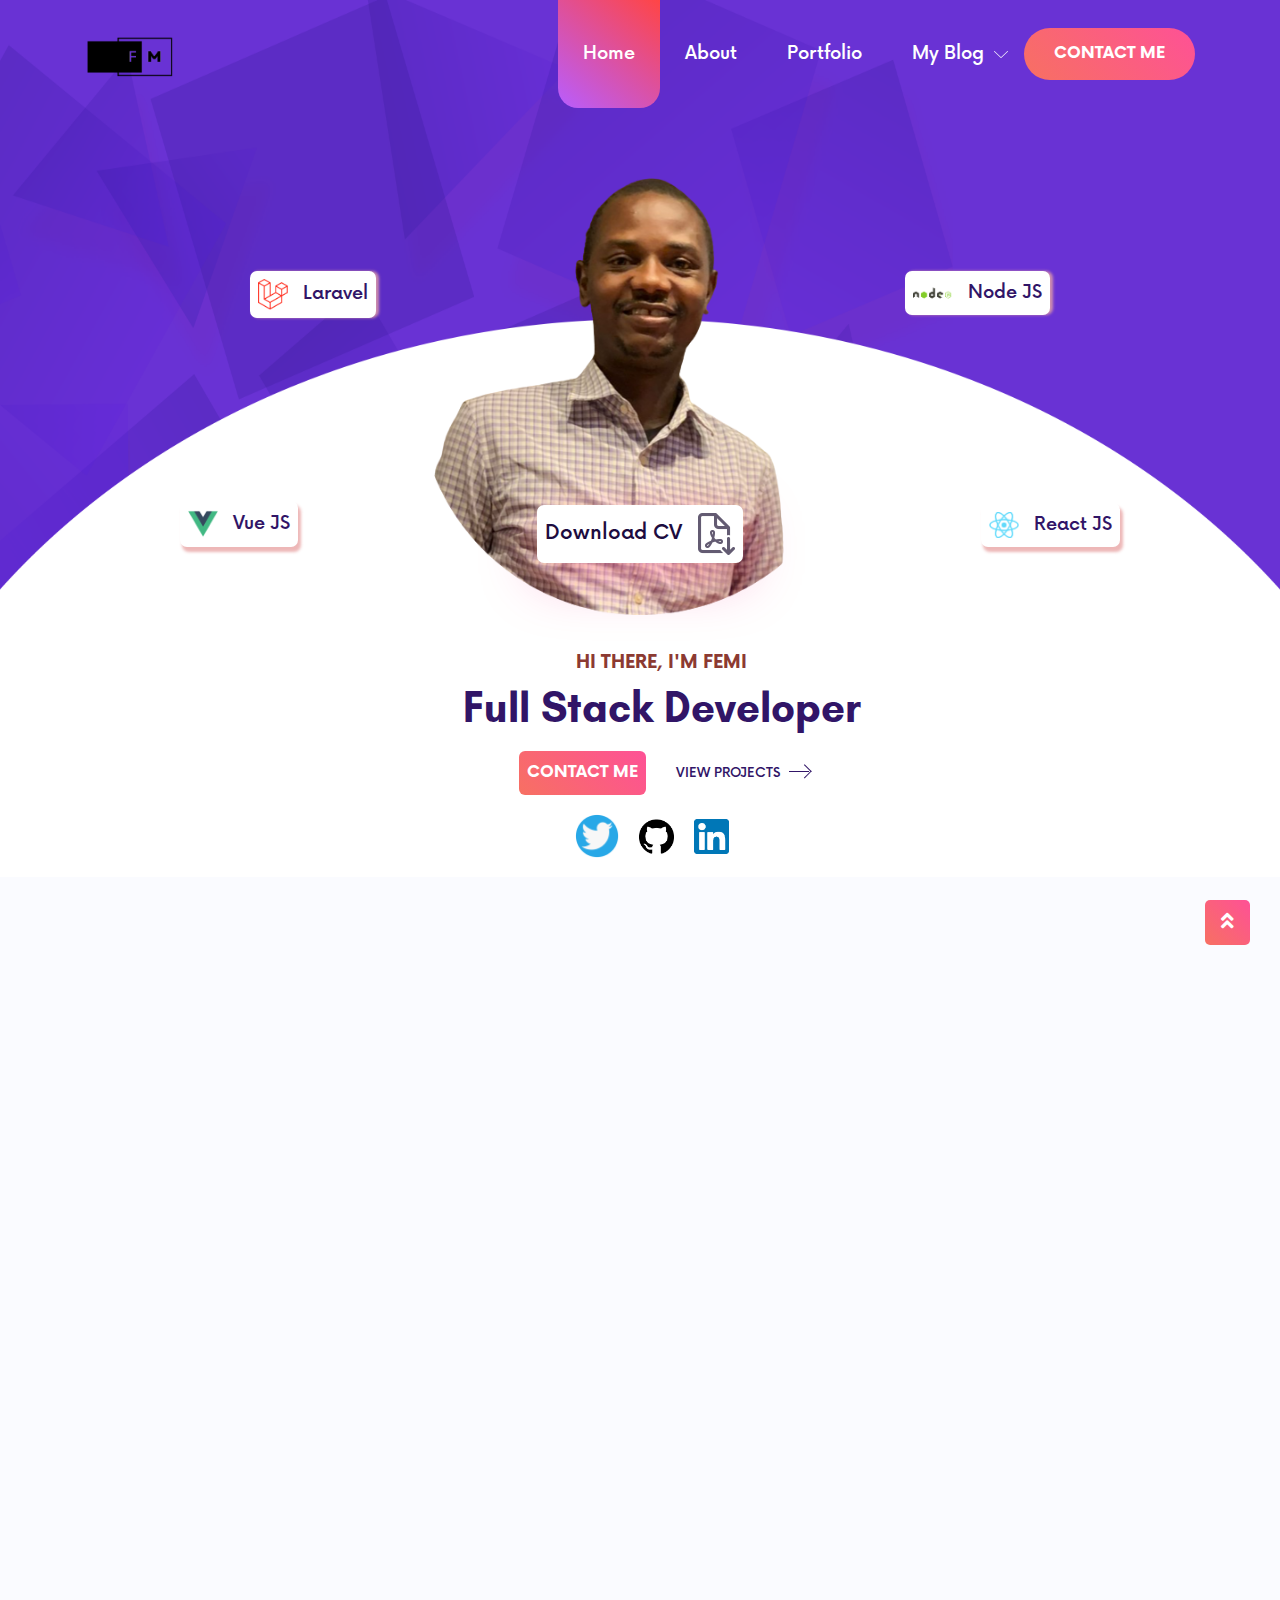
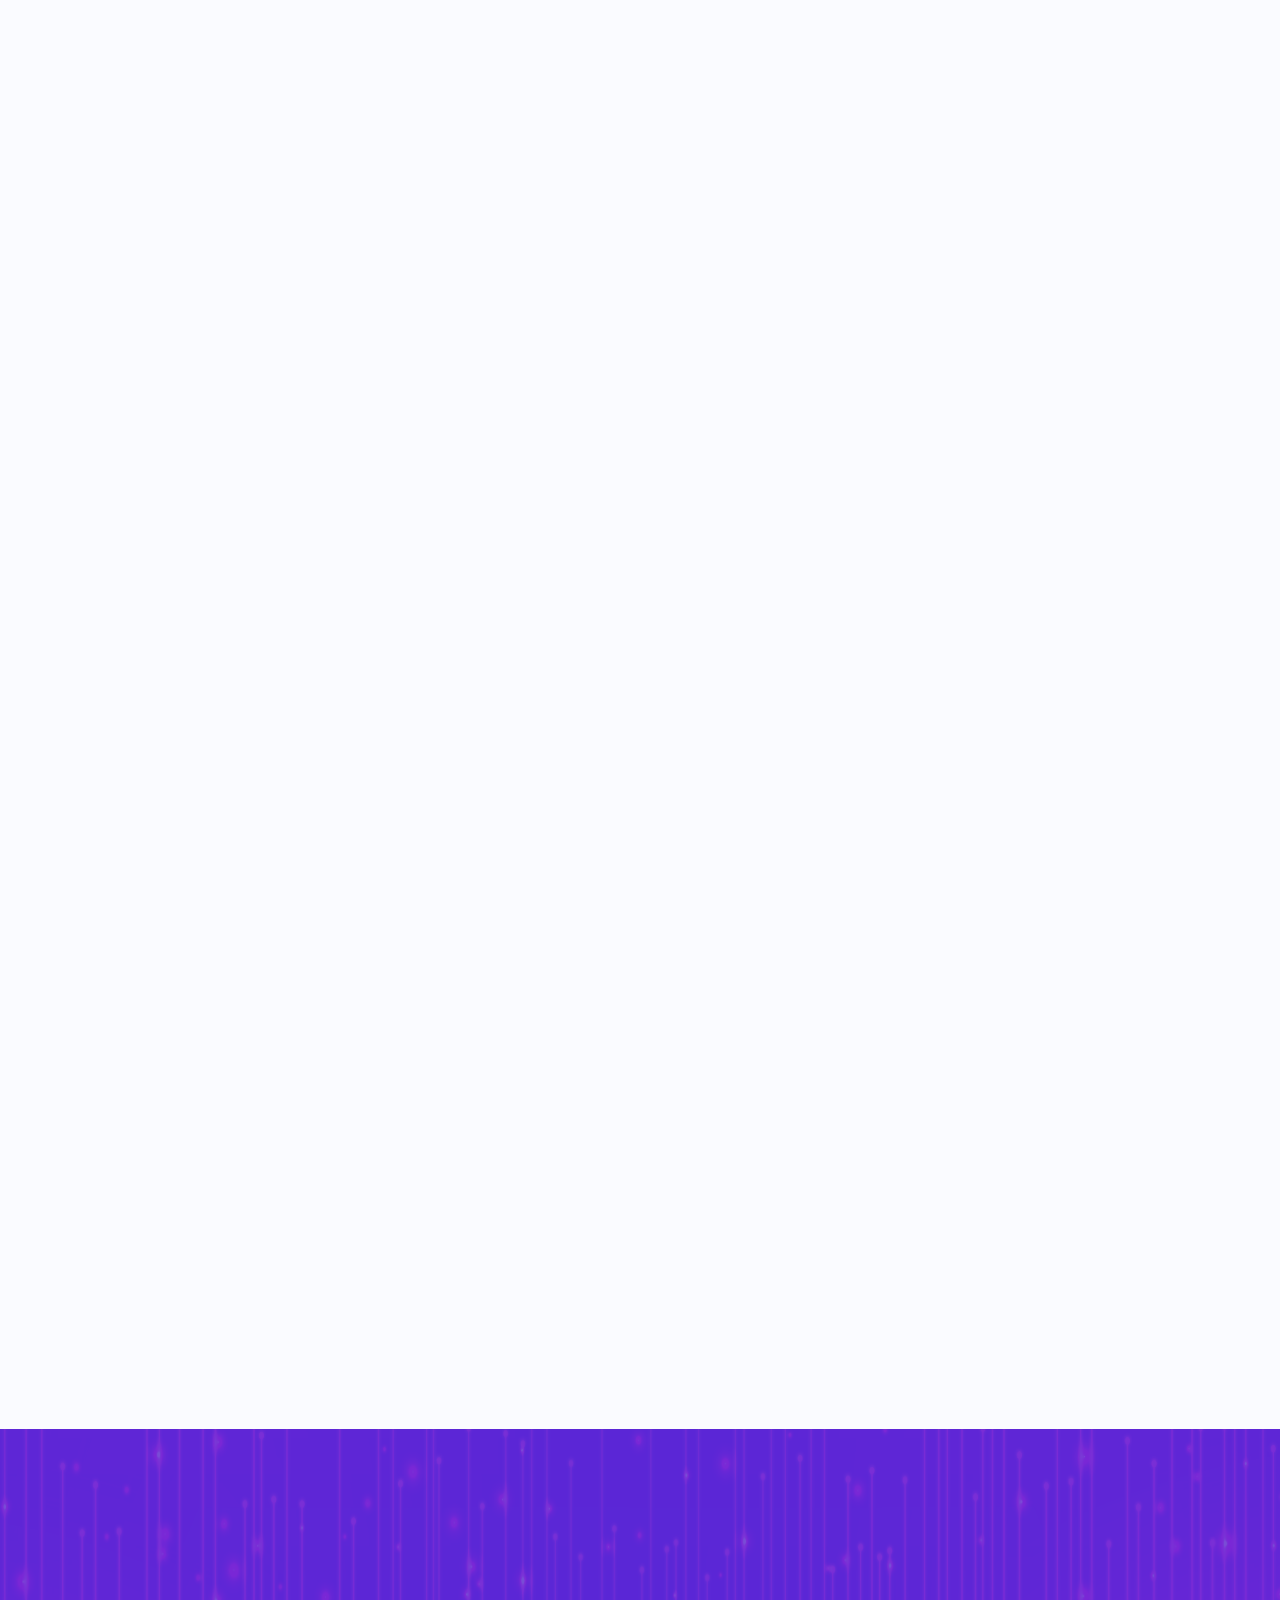
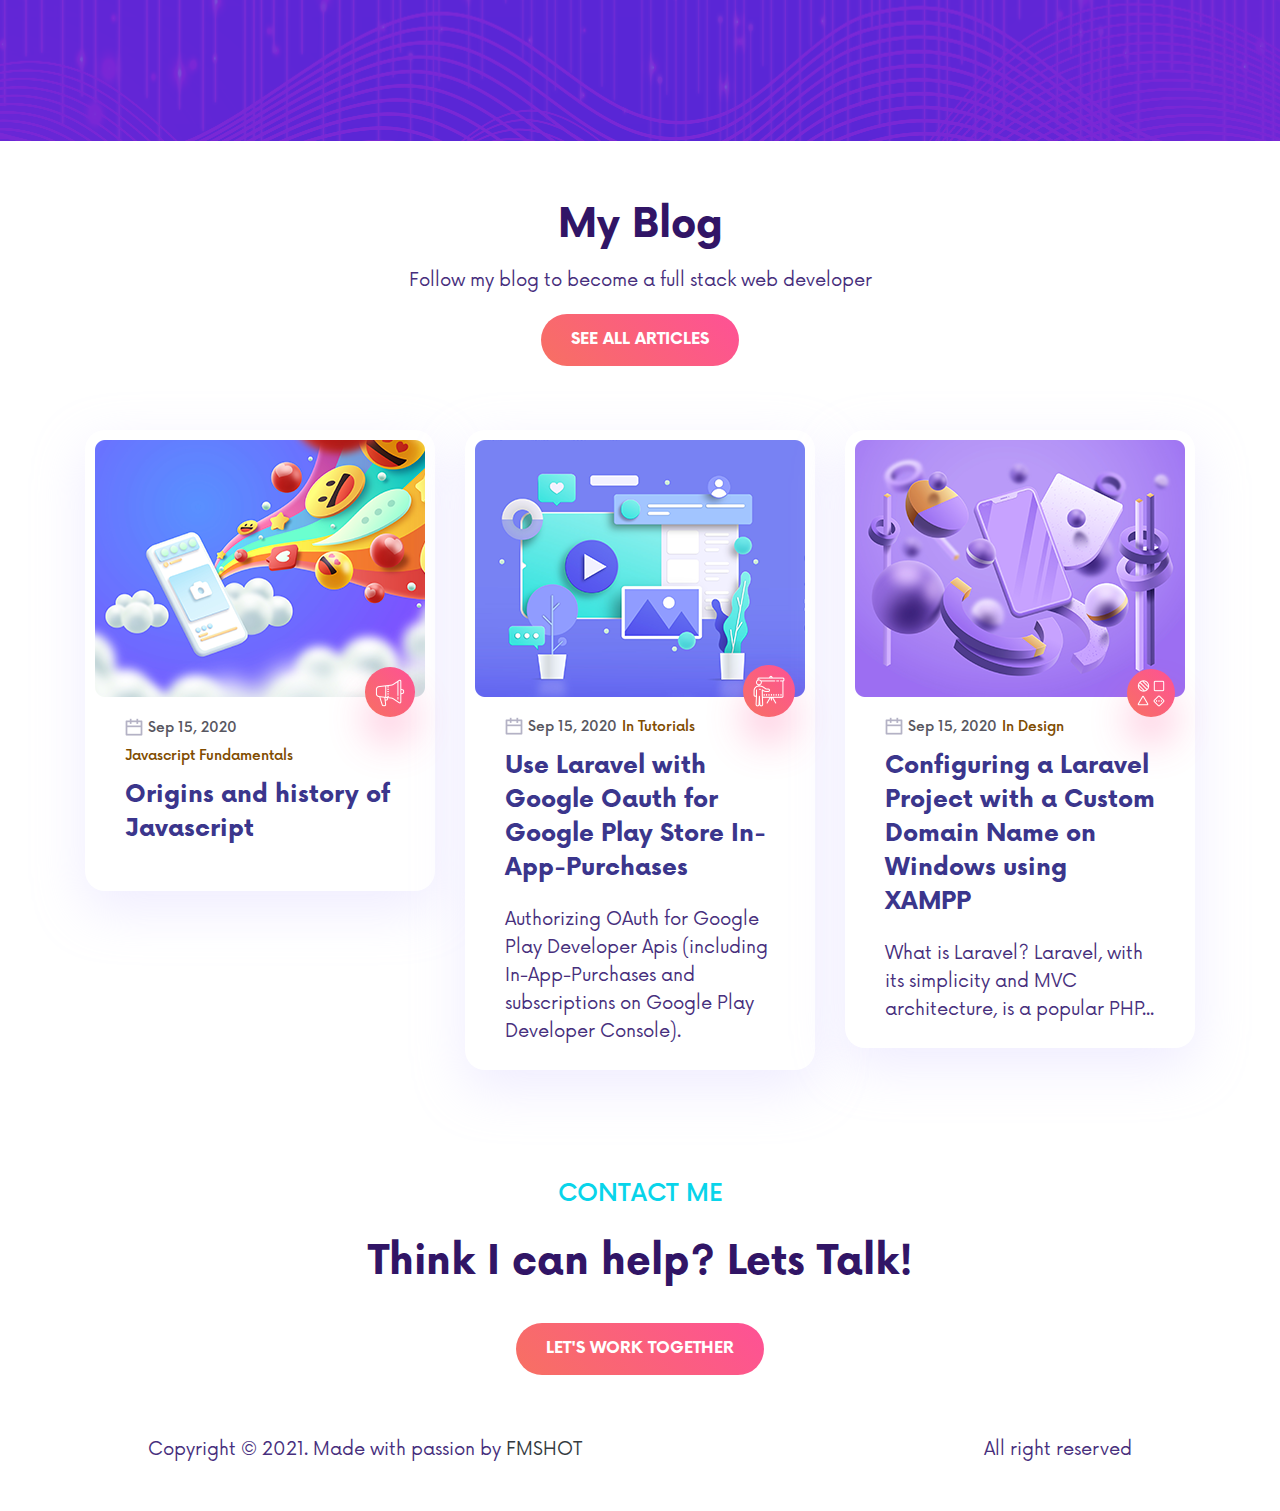
<file: index.html>
<!DOCTYPE html>
<html lang="zxx">
<!-- Mirrored from pixner.net/readora/index.html by HTTrack Website Copier/3.x [XR&CO'2014], Wed, 11 Jan 2023 15:14:24 GMT -->

<head>
  <meta charset="UTF-8" />
  <meta http-equiv="X-UA-Compatible" content="IE=edge" />
  <meta name="viewport" content="width=device-width, initial-scale=1.0" />
  <meta http-equiv="X-UA-Compatible" content="ie=edge" />
  <title>Femi SHotola -About Me</title>

  <!-- <link rel="shortcut icon" href="images/fav.png" type="image/x-icon"> -->
  <link rel="stylesheet" href="css/bootstrap.min.css" />
  <link rel="stylesheet" href="css/fontawesome.min.css" />
  <link rel="stylesheet" href="css/slick.css" />
  <link rel="stylesheet" href="css/nice-select.css" />
  <link rel="stylesheet" href="css/animate.css" />
  <link rel="stylesheet" href="css/style.css" />
  <link rel="stylesheet" href="css/femi.css" />
</head>

<body>
  <!-- start preloader -->
  <!-- <div class="preloader" id="preloader"></div> -->
  <!-- end preloader -->

  <a href="#" class="scrollToTop"><i class="fas fa-angle-double-up"></i></a>

  <!-- header-section start -->
  <header id="header-section">
    <div class="overlay">
      <div class="container">
        <div class="row d-flex header-area">
          <div class="logo-section flex-grow-1 d-flex align-items-center">
            <a class="site-logo site-title" href="index.html"><img style="width: 90px; height: 45px"
                src="images/Black___White_Minimalist_Business_Logofm-removebg-preview.png" alt="site-logo" /></a>
          </div>
          <button class="navbar-toggler ml-auto collapsed" type="button" data-toggle="collapse"
            data-target="#navbarSupportedContent" aria-controls="navbarSupportedContent" aria-expanded="false"
            aria-label="Toggle navigation">
            <i class="fas fa-bars"></i>
          </button>
          <nav class="navbar navbar-expand-lg p-0">
            <div class="navbar-collapse collapse" id="navbarSupportedContent">
              <ul class="navbar-nav main-menu ml-auto">
                <li><a href="" class="active">Home</a></li>
                <li><a href="#banner-section">About</a></li>
                <li><a href="#specilizing-section">Portfolio</a></li>
                <!-- <li><a href="contact.html">Contact Me</a></li> -->
                <!-- <li><a href="products.html">Products</a></li> -->
                <li class="menu_has_children">
                  <a href="#blog-content">My Blog</a>
                  <!-- <a href="https://medium.com/@femishotolaa">My Blog</a> -->
                  <!-- <ul class="sub-menu">
                    <li><a href="./tutorials/javascript/javascriptinfowebsite/introductiontojavascript.html">Javascript
                        Tutorials</a></li>
                    <li><a
                        href="./tutorials/javascript/javascriptinfowebsite/fundamentalcomponentsofjavascriptcode.html">Javascript
                        Fundamental Components</a></li>
                  </ul> -->
                </li>
                <!-- <li class="cart-area">
                                    <button class="cart-toggle cart">
                                        Cart<span>2</span>
                                    </button>
                                    <div class="cart-menu">
                                        <div class="row">
                                            <div class="col-lg-12">
                                                <div class="cart-items">
                                                    <div class="dropdown-items d-flex">
                                                        <div class="image-area">
                                                            <img src="images/cart-image1.png" alt="image">
                                                        </div>
                                                        <div class="text-area">
                                                            <h5>Minimalistic Phone Mockup</h5>
                                                            <p class="qnt">Quantity: <span>1</span></p>
                                                            <p class="price">$<span>10.00</span></p>
                                                        </div>
                                                        <button type="button"><img src="images/close-icon.png"
                                                                alt="image"></button>
                                                    </div>
                                                </div>
                                                <div class="cart-items">
                                                    <div class="dropdown-items d-flex">
                                                        <div class="image-area">
                                                            <img src="images/cart-image2.png" alt="image">
                                                        </div>
                                                        <div class="text-area">
                                                            <h5>Minimalistic Phone Mockup</h5>
                                                            <p class="qnt">Quantity: <span>1</span></p>
                                                            <p class="price">$<span>10.00</span></p>
                                                        </div>
                                                        <button type="button"><img src="images/close-icon.png"
                                                                alt="image"></button>
                                                    </div>
                                                </div>
                                                <div class="total-order d-flex justify-content-between">
                                                    <p>Order total:</p>
                                                    <p class="dollar">$<span>20.00</span></p>
                                                </div>
                                                <div class="d-flex justify-content-center">
                                                    <a href="#" class="view">VIEW CART & CHECKOUT</a>
                                                </div>
                                            </div>
                                        </div>
                                    </div>
                                </li> -->
              </ul>
            </div>
          </nav>
          <div class="right-area header-action d-flex align-items-center">
            <a href="contact.html" class="cmn-btn">Contact Me</a>
          </div>
        </div>
      </div>
    </div>
  </header>
  <!-- header-section end -->

  <!-- banner-section start -->
  <section id="banner-section">
    <div class="banner-content d-flex align-items-center">
      <div class="container">
        <div class="row justify-content-center">
          <div class="col-lg-10">
            <div class="main-content">
              <div class="item one wow fadeInDown p-2 m-0" style="border-radius: 7px">
                <img src="images/Laravel.svg.png" style="width: 30px" alt="image" />
                <h5>Laravel</h5>
              </div>
              <div class="item two wow fadeInDown p-2 m-0" style="border-radius: 7px">
                <img src="images/vue.png" width="10px" height="2px" style="width: 30px" alt="image" />
                <h5>Vue JS</h5>
              </div>
              <div class="item three wow fadeInDown p-2 m-0" style="border-radius: 7px">
                <img src="images/node.png" alt="image" />
                <h5>Node JS</h5>
              </div>
              <div class="item four wow fadeInDown p-2 m-0" style="border-radius: 7px">
                <img src="images/react2.png" style="width: 30px" alt="image" />
                <h5>React JS</h5>
              </div>
              <div class="row justify-content-center">
                <div class="col-lg-6">
                  <div class="right-area text-center">
                    <!-- <img src="images/IMG_0739-removebg-preview-modified.png" class="right-img" alt="banner-circle"> -->

                    <img src="images/bexit2022-end-of-the-year-party-modified8-modified-removebg-preview.png"
                      class="right-img" alt="banner-circle" />
                    <div class="download-area my-download">
                      <a href="images/fmall.pdf" target="”_blank”" class="download fadeInDown p-2" download
                        style="border-radius: 7px">Download CV
                        <img src="images/download-Icon.png" alt="My CV" />
                      </a>
                    </div>
                  </div>
                </div>
              </div>
            </div>
          </div>
        </div>

        <div class="row justify-content-center">
          <div class="col-lg-7 d-flex align-items-center">
            <div class="text-area text-center">
              <h5>HI THERE, I'M FEMI</h5>
              <h2>Full Stack Developer</h2>
              <div class="btn-area d-flex align-items-center justify-content-center contact_me">
                <a href="contact.html" class="cmn-btn p-2" style="border-radius: 6px">Contact Me</a>
                <a href="#specilizing-section" class="cmn-btn-second">View Projects
                  <span class="btn-icon"></span>
                </a>
              </div>
              <div class="social-area d-flex align-items-center justify-content-center my-3 contact_me">
                <!-- <h3>Follow Me on</h3> -->
                <div class="social d-flex">
                  <!-- <a href="#" class="single-icon behance" style="width:38px;height: 38px;"><img
                                            width="60%" src="images/social-Icon3.png" alt="social"></a>
                                    <a href="#" class="single-icon instagram" style="width:38px;height: 38px;"><img
                                            width="60%" src="images/social-Icon2.png" alt="social"></a>
                                    <a href="#" class="single-icon dribbble" style="width:38px;height: 38px;"><img
                                            width="60%" src="images/social-Icon1.png" alt="social"></a> -->

                  <a href="https://www.twitter.com/@_fmshot/" class="single-icon" style="width: 44px"><img
                      src="images/pngtree-twitter-social-media-round-icon-png-image_6315985.png" alt="social" /></a>
                  <a href="https://www.github.com/fmshot2/" class="single-icon" style="width: 35px"><img
                      src="images/github-removebg-preview.png" alt="social" /></a>
                  <a href="https://www.linkedin.com/in/femi-shotola/" class="single-icon" style="width: 35px"><img
                      src="images/174857-removebg-preview.png" alt="social" /></a>
                </div>
              </div>
            </div>
          </div>
        </div>
      </div>
    </div>
  </section>
  <!-- banner-section end -->

  <!-- Specilizing In start -->
  <section id="specilizing-section">
    <div class="overlay pt-50">
      <div class="container wow fadeInUp">
        <div class="row justify-content-center text-center mb-0">
          <div class="col-lg-6">
            <div class="section-header pb-0 p-0">
              <!-- <h4 class="sub-title">What I Do</h4> -->
              <h3 class="title">Recent Projects</h3>
              <!-- <p>Sed tempus sapien in nisi auctor lacinia. Donec metus
                                felis, ultricies nec pharetra volutpat</p> -->
            </div>
          </div>
        </div>
        <div class="row mt-0">
          <!-- product items start -->
          <div id="product-items" class="py-0">
            <div class="container wow fadeInUp">
              <!-- <div class="row"> -->           
                <div class="row">
                  <div class="col-lg-4 col-md-4">
                    <div class="single-item">
                      <div class="img-area">
                        <img src="images/e-BillsPay - NIBSS - Google Chrome 1_25_2023 12_47_54 AM.png" alt="image" />
                        <p class="px-3 py-2 mr-0"><span>Laravel</span></p>
                      </div>
                      <div class="text-area">
                        <a href="https://www.nibss-plc.com.ng/services/e-billspay/" target="_blank">
                          <h2 class="p-1">E-bills Payment Gateway</h2>
                        </a>
                        <p>
                          Payment Gateway in use by all banks in Nigeria.
                        </p>
                      </div>
                    </div>
                  </div>
                  <div class="col-lg-4 col-md-4">
                    <div class="single-item">
                      <div class="img-area">
                        <img src="images/SavingsBox.png" alt="image" />
                        <p class="px-3 py-2 mr-0">
                          <span>Laravel</span>/VueJS/NuxtJS
                        </p>
                      </div>
                      <div class="text-area">
                        <a href="https://www.savingsbox.ng/" target="_blank">
                          <h2 class="p-1">SavingsBox Loans App</h2>
                        </a>
                        <p>
                          A Savings, Investment, and Loans App for individuals and Businesses.
                      </div>
                    </div>
                  </div>
                  <div class="col-lg-4 col-md-4">
                    <div class="single-item">
                      <div class="img-area">
                        <img src="images/corniehealth.png" alt="image" />
                        <p class="px-3 py-2 mr-0">
                          <span>Node</span>/VueJS/Typescript
                        </p>
                      </div>
                      <div class="text-area">
                        <a href="https://corniehealth.com/" target="_blank">
                          <h2 class="p-1">Cornie Health Medical Solutions</h2>
                        </a>
                        <p>
                          A Saas based B2B platform for managing Hospital records, Doctor's appointments, Bills and
                          Medical Insurance.
                      </div>
                    </div>
                  </div>
                  <div class="col-lg-4 col-md-4">
                    <div class="single-item">
                      <div class="img-area">
                        <img src="images/bizcard.png" alt="image" />
                        <p class="px-3 py-2 mr-0"><span>Laravel/Nuxt</span></p>
                      </div>
                      <div class="text-area">
                        <a href="https://bizzcard.net/" target="_blank">
                          <h2 class="p-1">Bizcards-E-Business Card and NFC Wallet</h2>
                        </a>
                        <p>Subscription based digital NFC wallet system</p>
                      </div>
                    </div>
                  </div>
                  <div class="col-lg-4 col-md-4">
                    <div class="single-item">
                      <div class="img-area">
                        <img src="images/Login - Esteem MAT - Google Chrome 23_11_2024 18_09_25.png" alt="image" />
                        <p class="px-3 py-2 mr-0">
                          <span>Node</span>/React
                        </p>
                      </div>
                      <div class="text-area">
                        <a href="https://esteem.selfservice.global/" target="_blank">
                          <h2 class="p-1">Esteem Learning Center</h2>
                        </a>
                        <p>
                          Salary Payroll System for Esteem Learning Center                        </p>
                      </div>
                    </div>
                  </div>

                  <div class="col-lg-4 col-md-4">
                    <div class="single-item">
                      <div class="img-area">
                        <img src="images/project-details-img1.png" alt="image" />
                        <p class="px-3 py-2 mr-0">
                          <span>Node</span>/React
                        </p>
                      </div>
                      <div class="text-area">
                        <a href="https://github.com/fmshot2/full-ecommerce-react-redux-app" target="_blank">
                          <h2 class="p-1">React Ecommerce Shop</h2>
                        </a>
                        <p>
                          Full React/Redux E-commerce System                       </p>
                      </div>
                    </div>
                  </div>

                  <div class="col-lg-4 col-md-4">
                    <div class="single-item">
                      <div class="img-area">
                        <img src="images/Lajserver.png" alt="image" />
                        <p class="px-3 py-2 mr-0">
                          <span>Php</span>/Javascript
                        </p>
                      </div>
                      <div class="text-area">
                        <a href="https://lajserver.lajela.com.ng/" target="_blank">
                          <h2 class="p-1">Laj-Servers-Domain Hosting System</h2>
                        </a>
                        <p>
                          A Domain and Hosting Platform
                        </p>
                      </div>
                    </div>
                  </div>

                  <div class="col-lg-4 col-md-4">
                    <div class="single-item">
                      <div class="img-area">
                        <img src="images/efcontact.png" alt="image">
                        <p class="px-3 py-2 mr-0"><span>Laravel</span></p>
                      </div>
                      <div class="text-area">
                        <a href="#">
                          <h2 class="p-1">EFContact-Classified Ads</h2>
                        </a>
                        <p>Multivendor Ads System including payments and referall systems.</p>
                      </div>
                    </div>
                  </div>
                 
                  <div class="col-lg-4 col-md-4">
                    <div class="single-item">
                      <div class="img-area">
                        <img src="images/hobeei.png" alt="image" />
                        <p class="px-3 py-2 mr-0"><span>Node</span> Angular</p>
                      </div>
                      <div class="text-area">
                        <a href="https://www.hobeei.com/" target="_blank">
                          <h2 class="p-1">Hobeei- A Freecycling System</h2>
                        </a>
                        <p>A Freecycling System For a an international NGO</p>
                      </div>
                    </div>
                  </div>

                  <div class="col-lg-4 col-md-4">
                    <div class="single-item">
                      <div class="img-area">
                        <img src="images/Buy-Best-Products-Online-ShopIT.png" alt="image" />
                        <p class="px-3 py-2 mr-0">
                          <span>Node</span>/React
                        </p>
                      </div>
                      <div class="text-area">
                        <a href="https://github.com/fmshot2/Topklass" target="_blank">
                          <h2 class="p-1">TopKlass Ecommerce Stores</h2>
                        </a>
                        <p>
                          Full Ecommerce wth Stripe Integration.
                        </p>
                      </div>
                    </div>
                  </div>

               


                  <!-- <div class="col-lg-4 col-md-4">
                  <div class="single-item">
                    <div class="img-area">
                      <img src="images/wealtyhyone.png" alt="image">
                      <p class="px-3 py-2 mr-0"><span>Laravel</span> /Vue JS</p>
                    </div>
                    <div class="text-area">
                      <a href="#">
                        <h1>Wealthy-One Shop</h1>
                      </a>
                      <p>Ecommerce System For a Fashion Store</p>
                    </div>
                  </div>
                </div> -->
                  <div class="col-lg-4 col-md-4">
                    <div class="single-item">
                      <div class="img-area">
                        <img src="images/efwaste.png" alt="image">
                        <p class="px-3 py-2 mr-0"><span>Laravel</span> /Nuxt JS</p>
                      </div>
                      <div class="text-area">
                        <a href="#">
                          <h1>EF Waste</h1>
                        </a>
                        <p>Waste Management Stystem For a Recycling Company</p>
                      </div>
                    </div>
                  </div>
                </div>
              <!-- </div> -->
            </div>
            <!-- product items end -->
          </div>
        </div>
      </div>
  </section>
  <!-- Specilizing In end -->

  <!-- Worked With start -->
  <section id="worked-with">
    <div class="container">
      <div class="main-content wow fadeInUp">
        <h2>I am proficient working ith</h2>
        <div class="worked-carousel">
          <div class="single-item">
            <img src="images/Laravel.svg.png" width="50px" alt="laravel icon" />
            <h5>Laravel</h5>
          </div>
          <div class="single-item">
            <img src="images/node.png" width="100px" alt="node icon" />
            <h5>Node JS</h5>
          </div>
          <div class="single-item">
            <img src="images/react2.png" width="50px" alt="React icon" />
            <h5>React JS</h5>
          </div>
          <div class="single-item">
            <img src="images/vue.png" width="50px" alt="vuejs icon" />
            <h5>Vue JS</h5>
          </div>
        </div>
      </div>
    </div>
  </section>
  <!-- Worked With end -->

  <!-- blog content start -->
  <section id="blog-content" class="pt-50">
    <div class="container">
      <div class="row justify-content-center">
        <div class="col-lg-12 d-flex justify-content-center">
          <div class="section-header text-center">
            <h3 class="title">My Blog</h3>
            <p class="follow-me"> Follow my blog to become a full stack web developer</p>
            <a href="https://medium.com/@femishotolaa" class="cmn-btn">See All Articles</a>
          </div>
        </div>
      </div>
      <div class="row">
        <div class="col-lg-12">
          <div class="tab-content" id="myTabContent">
            <div class="tab-pane fade show active" id="all_posts" role="tabpanel" aria-labelledby="all_posts-tab">

              <div class="row">
                <div class="col-lg-4 col-md-4 col-sm-6">
                  <div class="single-item mb-30">
                    <a href="tutorials/javascript/javascriptinfowebsite/introductiontojavascript.html">
                      <div class="image-area">
                        <img src="images/blog-img2.png" class="blog-item" alt="image">
                        <div class="icon">
                          <img src="images/marketing-icon.png" alt="image">
                        </div>
                      </div>
                      <div class="text-item">
                        <div class="date-area">
                          <img src="images/date-icon.png" alt="image">
                          <span class="date">Sep 15, 2020</span>
                          <span>Javascript Fundamentals</span>
                        </div>
                        <a href="tutorials/javascript/javascriptinfowebsite/introductiontojavascript.html">
                          <h3>Origins and history of Javascript</h3>
                        </a>
                        </p>
                      </div>
                    </a>
                  </div>
                </div>
                <div class="col-lg-4 col-md-4 col-sm-6">
                  <div class="single-item mb-30">
                    <div class="image-area">
                      <img src="images/blog-img3.png" class="blog-item" alt="image">
                      <div class="icon">
                        <img src="images/tutorials-icon.png" alt="image">
                      </div>
                    </div>
                    <div class="text-item">
                      <div class="date-area">
                        <img src="images/date-icon.png" alt="image">
                        <span class="date">Sep 15, 2020</span>
                        <span>In Tutorials</span>
                      </div>
                      <a
                        href="https://medium.com/@femishotolaa/using-laravel-to-access-google-oauth-authorization-for-google-play-in-app-purchases-and-d755c939cf39">
                        <h3>Use Laravel with Google Oauth for Google Play Store In-App-Purchases</h3>
                      </a>
                      <p>Authorizing OAuth for Google Play Developer Apis (including In-App-Purchases and subscriptions
                        on Google Play Developer Console).
                      </p>
                    </div>
                  </div>
                </div>
                <div class="col-lg-4 col-md-4 col-sm-6">
                  <div class="single-item mb-30">
                    <div class="image-area">
                      <img src="images/blog-img4.png" class="blog-item" alt="image">
                      <div class="icon">
                        <img src="images/design-icon.png" alt="image">
                      </div>
                    </div>
                    <div class="text-item">
                      <div class="date-area">
                        <img src="images/date-icon.png" alt="image">
                        <span class="date">Sep 15, 2020</span>
                        <span>In Design</span>
                      </div>
                      <a
                        href="https://medium.com/@femishotolaa/configuring-a-laravel-project-with-a-custom-domain-name-on-windows-using-xampp-63c55b7d004c">
                        <h3>Configuring a Laravel Project with a Custom Domain Name on Windows using XAMPP
                        </h3>
                      </a>
                      <p>What is Laravel?
                        Laravel, with its simplicity and MVC architecture, is a popular PHP...
                      </p>
                    </div>
                  </div>
                </div>
                <!-- <div class="col-lg-4 col-md-4 col-sm-6">
                                    <div class="single-item mb-30">
                                        <div class="image-area">
                                            <img src="images/blog-img5.png" class="blog-item" alt="image">
                                            <div class="icon">
                                                <img src="images/development-icon.png" alt="image">
                                            </div>
                                        </div>
                                        <div class="text-item">
                                            <div class="date-area">
                                                <img src="images/date-icon.png" alt="image">
                                                <span class="date">Sep 15, 2020</span>
                                                <span>In Development</span>
                                            </div>
                                            <a href="blog-single.html">
                                                <h3>Challenges Faced By Android App Dev.</h3>
                                            </a>
                                            <p>Lorem ipsum dolor sit amet, elit. ligula in blandit sagittis, arcu ligula
                                            </p>
                                        </div>
                                    </div>
                                </div>
                                <div class="col-lg-4 col-md-4 col-sm-6">
                                    <div class="single-item mb-30">
                                        <div class="image-area">
                                            <img src="images/blog-img6.png" class="blog-item" alt="image">
                                            <div class="icon">
                                                <img src="images/design-icon.png" alt="image">
                                            </div>
                                        </div>
                                        <div class="text-item">
                                            <div class="date-area">
                                                <img src="images/date-icon.png" alt="image">
                                                <span class="date">Sep 15, 2020</span>
                                                <span>In Design</span>
                                            </div>
                                            <a href="blog-single.html">
                                                <h3>Principles of Effective Web Design</h3>
                                            </a>
                                            <p>Lorem ipsum dolor sit amet, elit. ligula in blandit sagittis, arcu ligula
                                            </p>
                                        </div>
                                    </div>
                                </div>
                                <div class="col-lg-4 col-md-4 col-sm-6">
                                    <div class="single-item mb-30">
                                        <div class="image-area">
                                            <img src="images/blog-img7.png" class="blog-item" alt="image">
                                            <div class="icon">
                                                <img src="images/development-icon.png" alt="image">
                                            </div>
                                        </div>
                                        <div class="text-item">
                                            <div class="date-area">
                                                <img src="images/date-icon.png" alt="image">
                                                <span class="date">Sep 15, 2020</span>
                                                <span>In Development</span>
                                            </div>
                                            <a href="blog-single.html">
                                                <h3>How To Hire Mobile Apps Developers</h3>
                                            </a>
                                            <p>Lorem ipsum dolor sit amet, elit. ligula in blandit sagittis, arcu ligula
                                            </p>
                                        </div>
                                    </div>
                                </div> -->
              </div>
            </div>
          </div>
        </div>
      </div>
    </div>
  </section>

  <!-- <section id="blog-content" class="pt-50">
    <div class="container">
      <div class="row justify-content-center">
        <div class="col-lg-12 d-flex justify-content-center">
          <div class="section-header text-center">
            <h3 class="title">My Blog</h3>
            <p class="follow-me"> Follow my blog to become a full stack web developer</p>
            <a href="https://medium.com/@femishotolaa" class="cmn-btn">See All Articles</a>
          </div>
        </div>
      </div>
    </div>
  </section> -->
  <!-- content end -->

  <!-- footer-section start -->
  <!-- <footer id="footer-section" class="mt-5"> -->
  <footer id="" class="mt-5">
    <div class="overlay">
      <div class="container">
        <div class="row">
          <div class="col-lg-12 d-flex justify-content-center">
            <div class="section-header pt-50 text-center">
              <h4 class="sub-title-alt">Contact Me</h4>
              <h3 class="title">Think I can help? Lets Talk!</h3>
              <a href="contact.html" class="cmn-btn">Let's Work Together</a>
            </div>
          </div>
        </div>
        <div class="bottom-area">
          <div class="row d-flex justify-content-between">
            <!-- <div class="col-lg-4 col-md-4 col-sm-4 d-flex align-items-center justify-cen">
                            <a class="site-logo site-title" href="index.html"><img style="width:90px; height:45px;" src="images/Black___White_Minimalist_Business_Logofm-removebg-preview.png"
                                alt="site-logo"></a>
                        </div> -->

            <div class="col-lg-8 col-md-8 col-sm-8 d-flex align-items-center justify-content-end justify-cen text-dark">
              <ul class="d-flex">
                <li><a href="" class="active">Home</a></li>
                <li><a href="#banner-section">About</a></li>
                <li><a href="#specilizing-section">Portfolio</a></li>
              </ul>
            </div>
          </div>
        </div>
      </div>
    </div>
    <div class="footer-bottom" style="margin-top: -80px">
      <div class="container">
        <div class="main-content">
          <div class="row d-flex justify-content-center m-5">
            <div class="col-lg-8 col-md-8 col-sm-12 d-flex justify-content-start justify-cen">
              <div class="left-area text-dark">
                <p>
                  Copyright © 2021. Made with passion by
                  <a class="text-dark" href="https://github.com/fmshot2">FMSHOT</a>
                </p>
              </div>
            </div>
            <div class="col-lg-4 col-md-4 col-sm-12 d-flex justify-content-end justify-cen">
              <div class="right-area">
                <p>All right reserved</p>
              </div>
            </div>
          </div>
        </div>
      </div>
    </div>
  </footer>
  <footer id="footer-section">
    <!-- <div class="footer-bottom">
            <div class="container">
                <div class="main-content">
                    <div class="row d-flex justify-content-center">
                        <div class="col-lg-8 col-md-8 col-sm-12 d-flex justify-content-start justify-cen">
                            <div class="left-area">
                                <p>Copyright © 2021. Made with passion by <a href="https://github.com/fmshot2">FMSHOT</a></p>
                            </div>
                        </div>
                        <div class="col-lg-4 col-md-4 col-sm-12 d-flex justify-content-end justify-cen">
                            <div class="right-area">
                                <p>All right reserved</p>
                            </div>
                        </div>
                    </div>
                </div>
            </div>
        </div> -->
  </footer>
  <!-- footer-section end -->

  <script src="js/jquery-3.5.1.min.js"></script>
  <script src="js/bootstrap.min.js"></script>
  <script src="js/slick.js"></script>
  <script src="js/jquery.nice-select.min.js"></script>
  <script src="js/fontawesome.js"></script>
  <script src="js/jquery.counterup.min.js"></script>
  <script src="js/jquery.waypoints.min.js"></script>
  <script src="js/wow.js"></script>
  <script src="js/main.js"></script>
</body>

<!-- Mirrored from pixner.net/readora/index.html by HTTrack Website Copier/3.x [XR&CO'2014], Wed, 11 Jan 2023 15:14:41 GMT -->

</html>
</file>
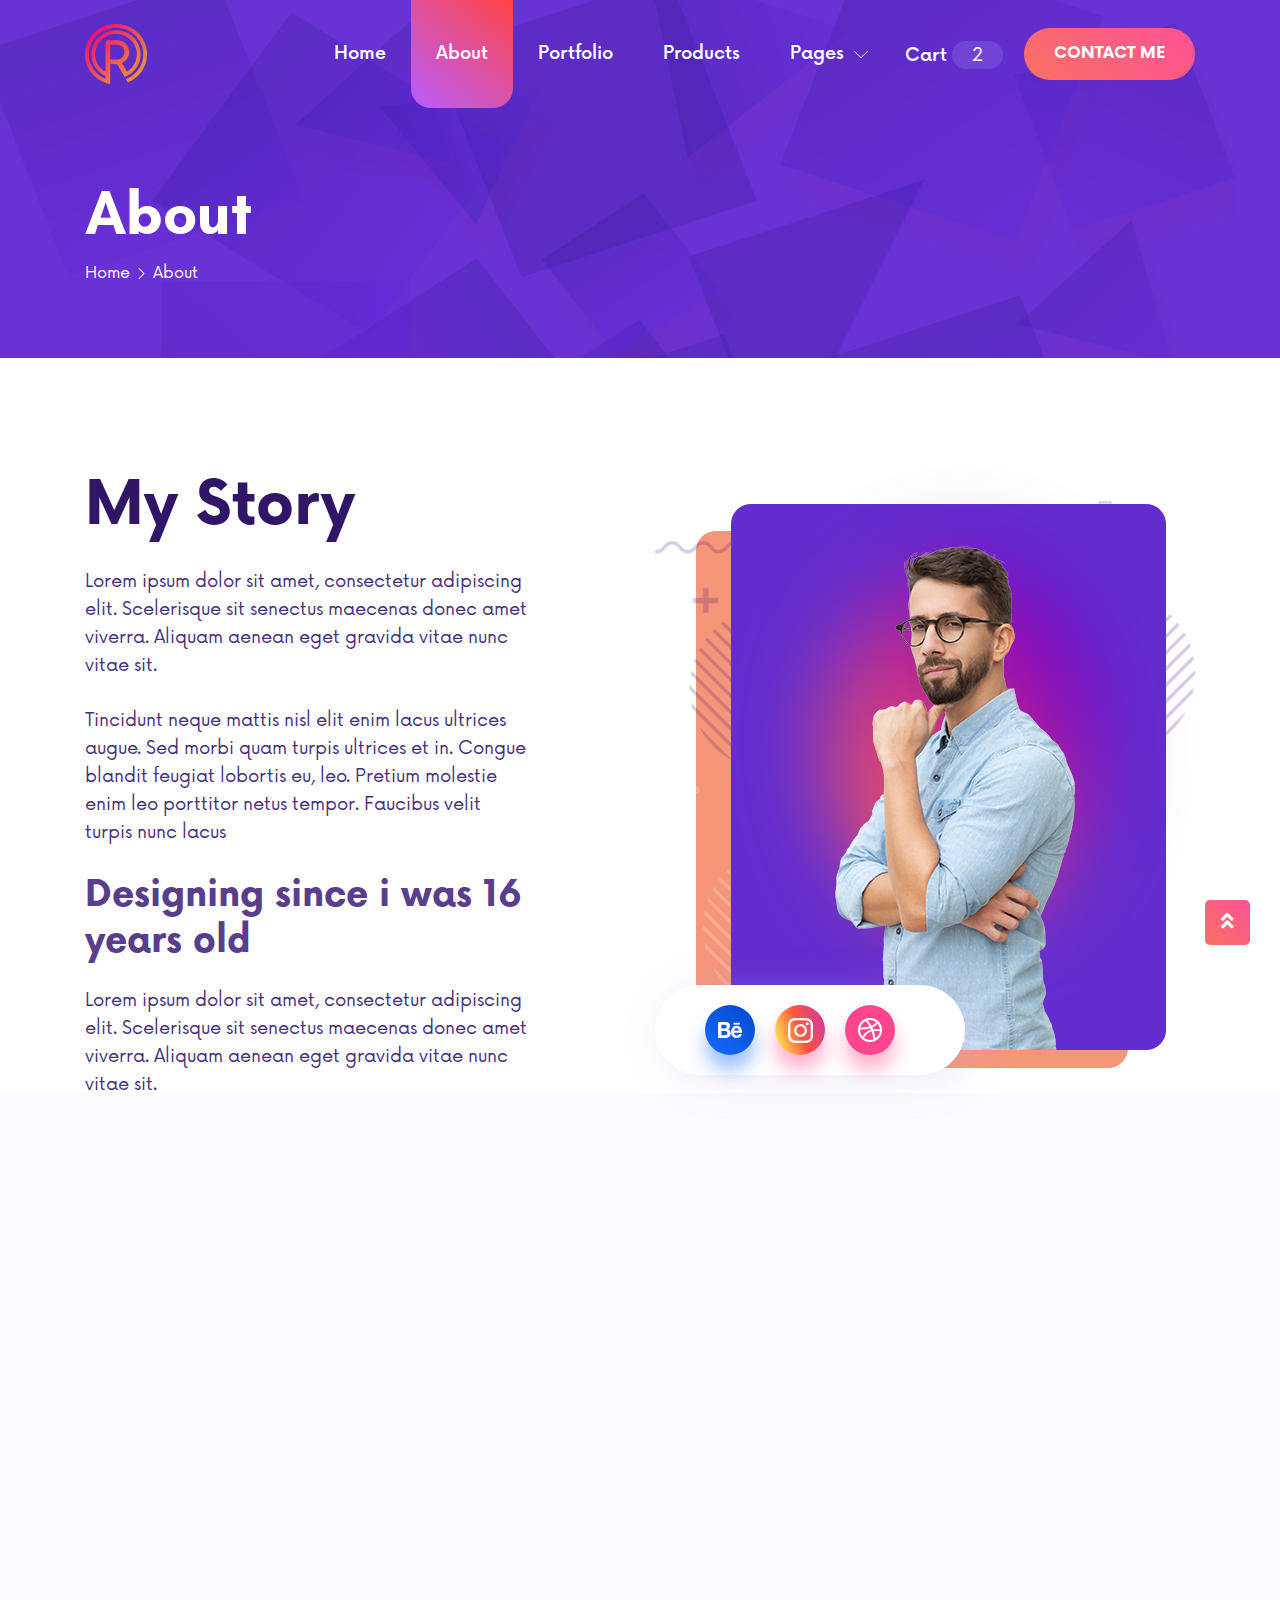
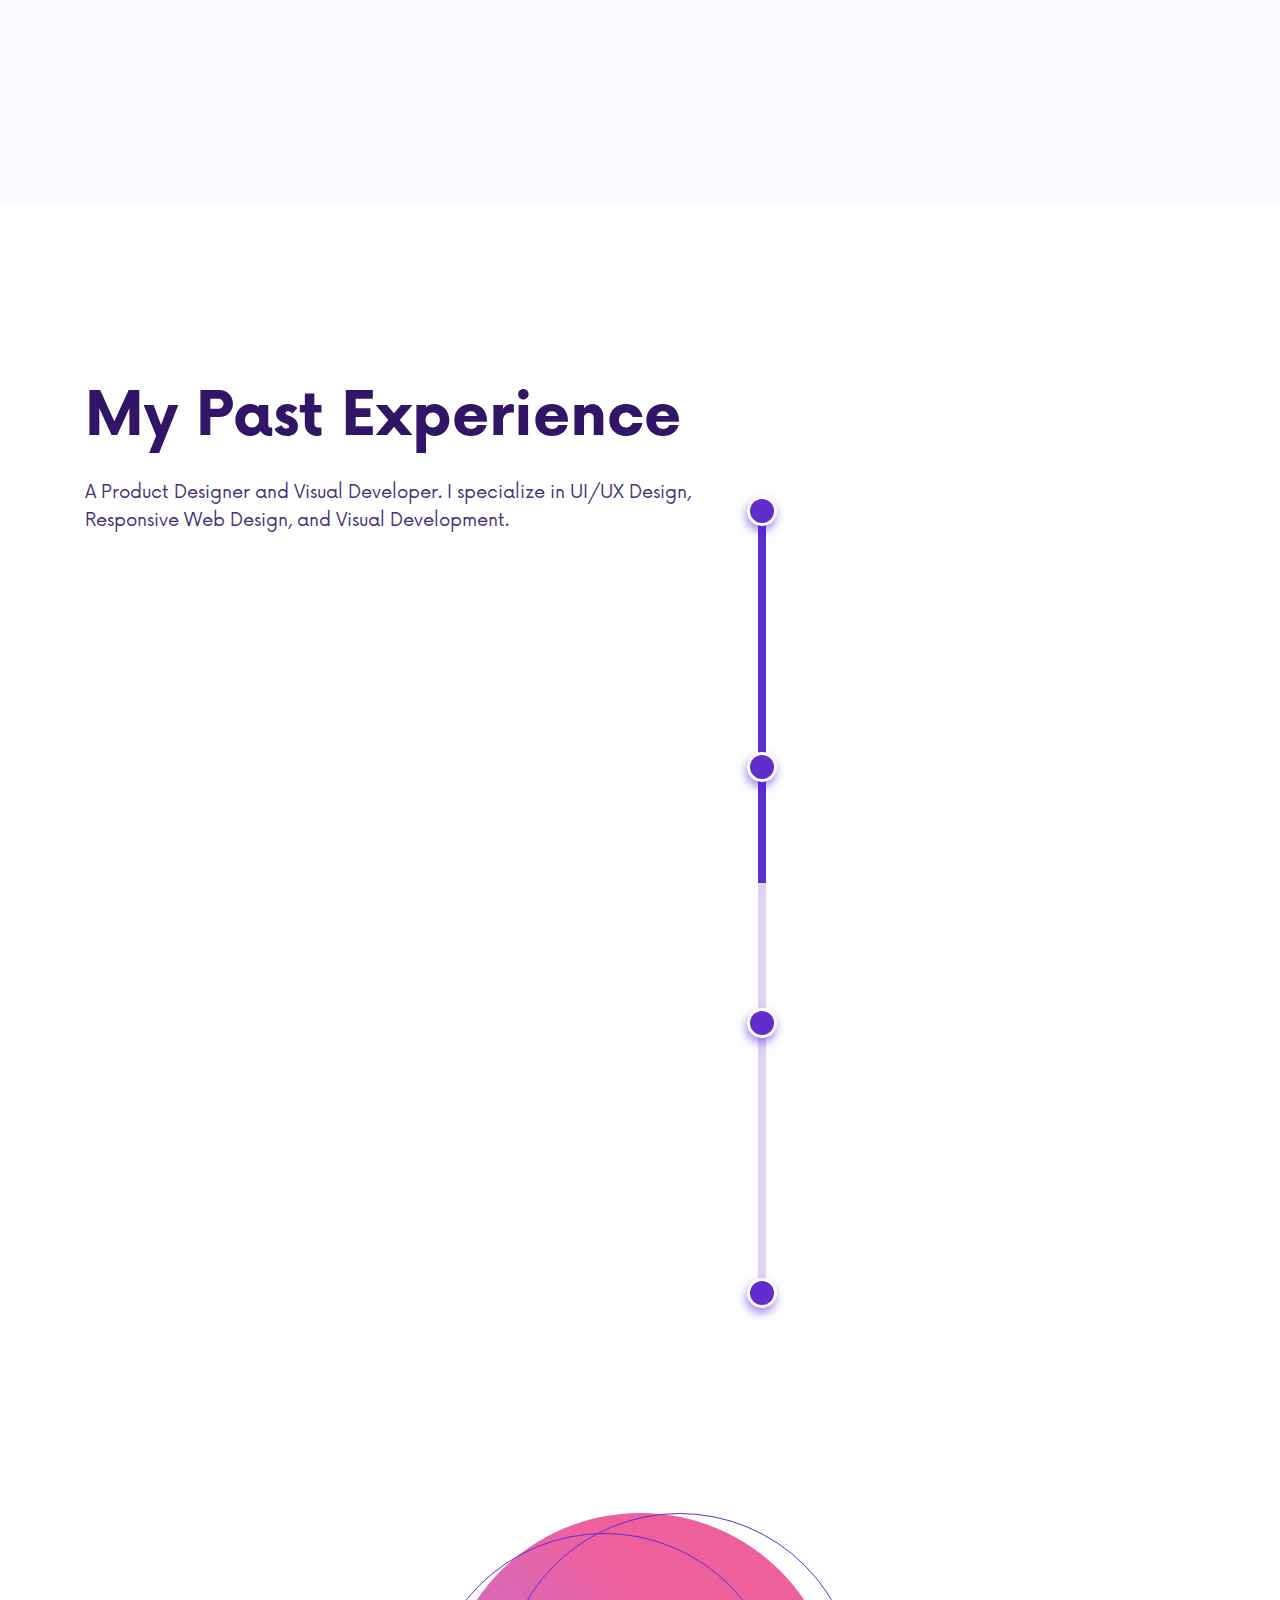
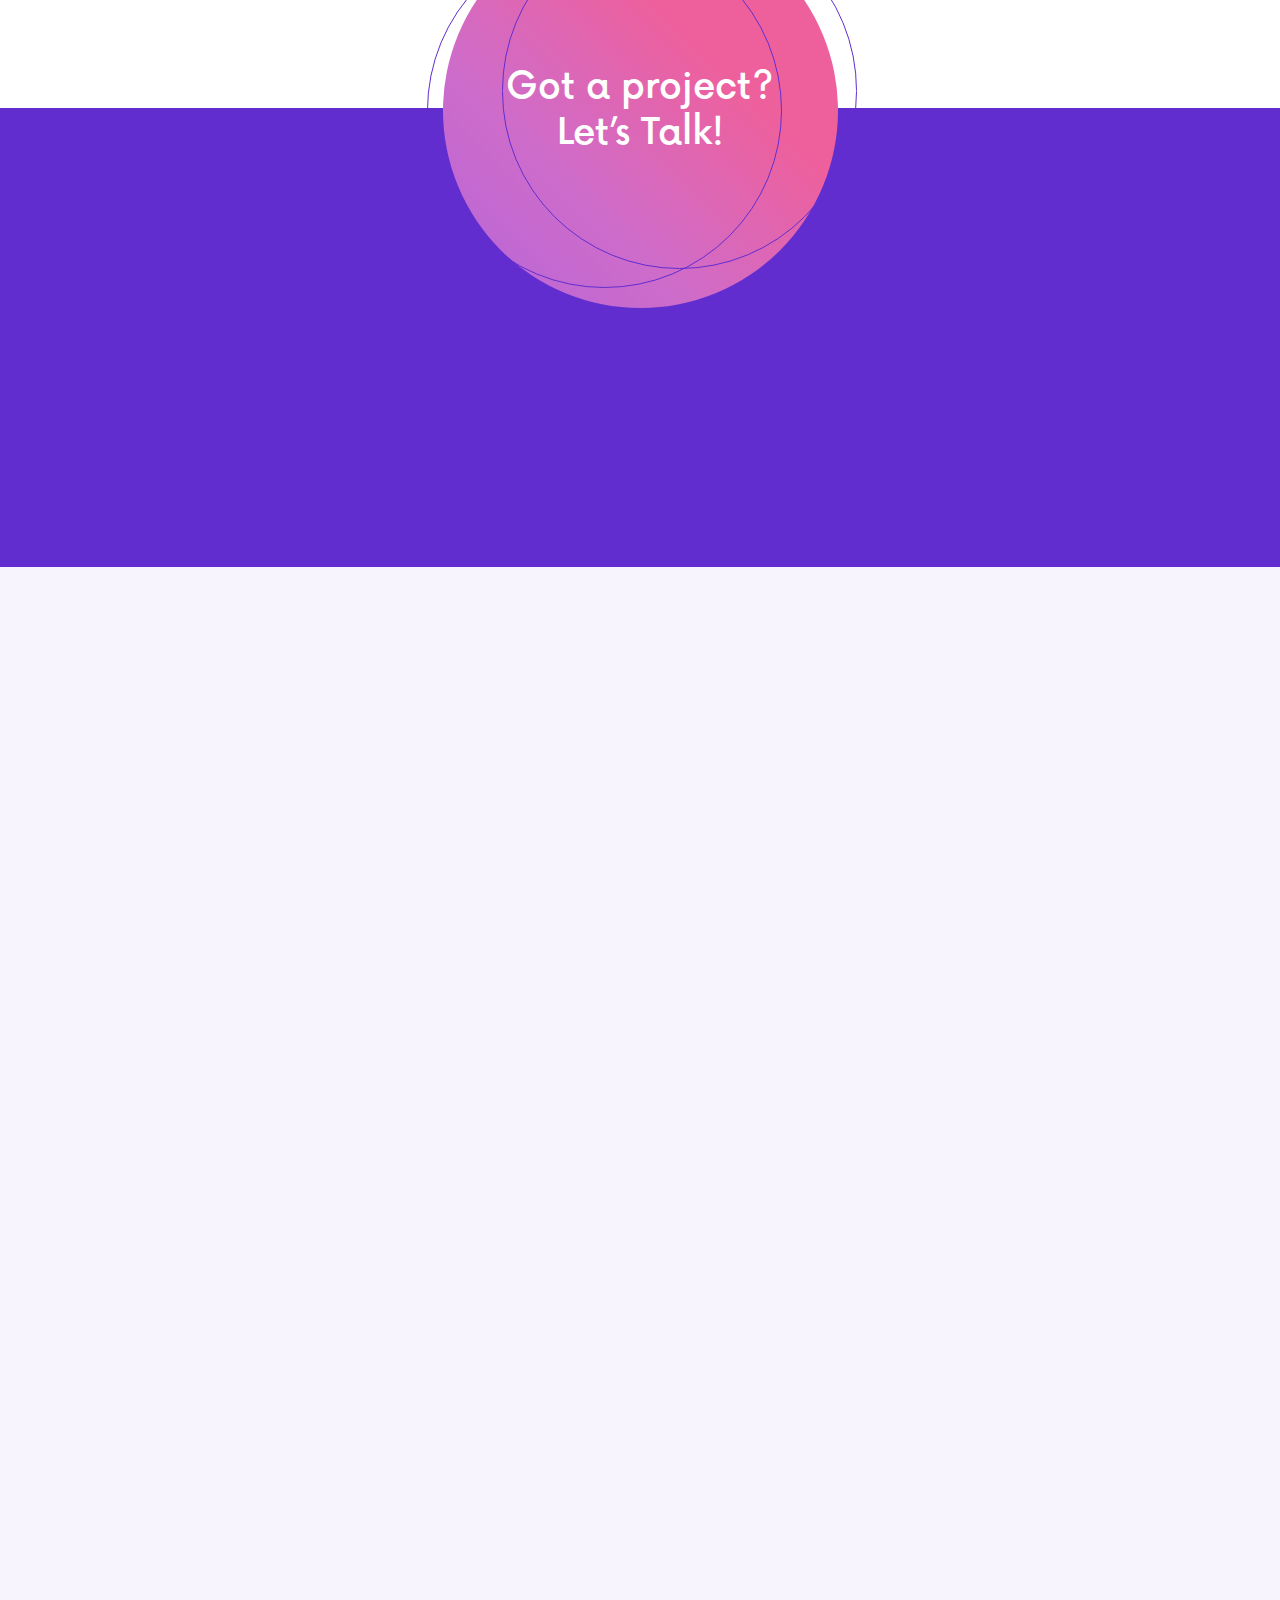
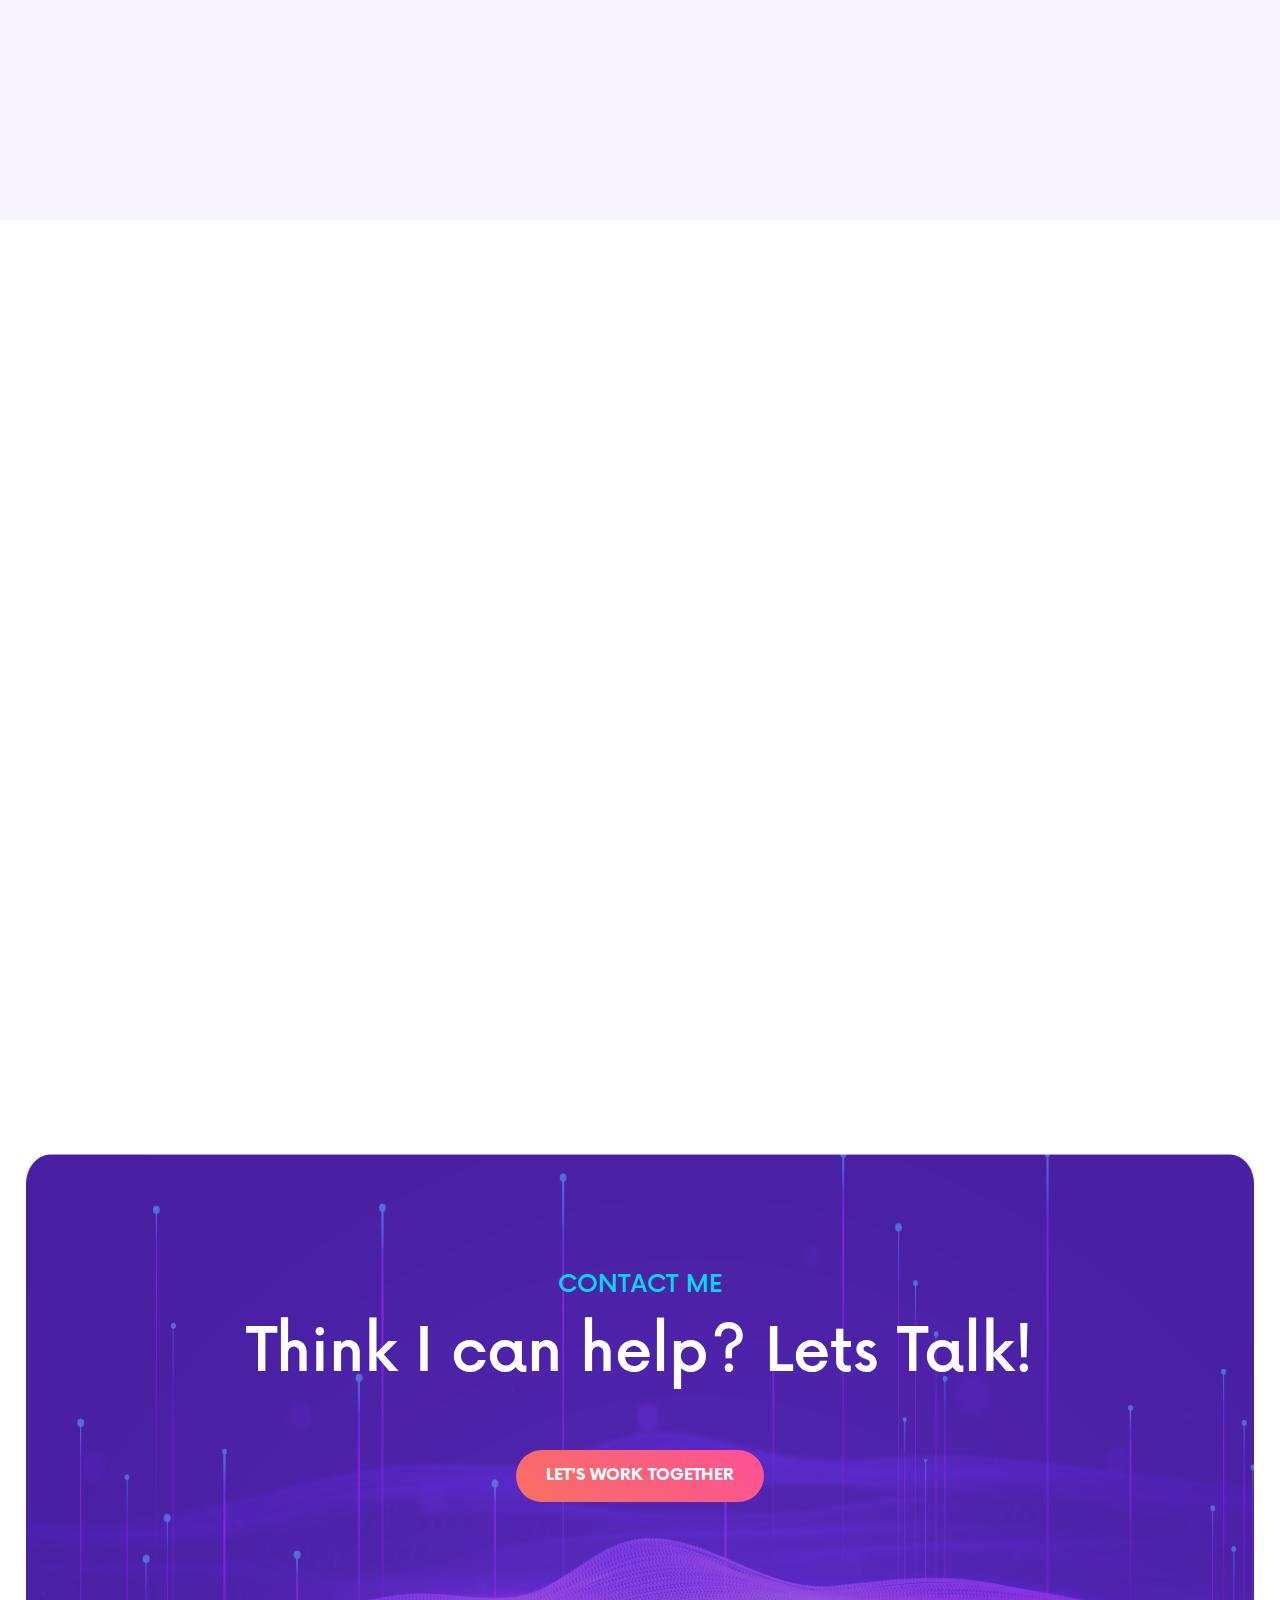
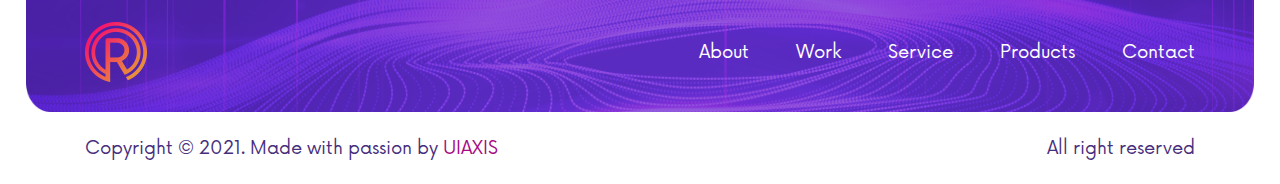
<file: about.html>
<!DOCTYPE html>
<html lang="zxx">

<!-- Mirrored from pixner.net/readora/about.html by HTTrack Website Copier/3.x [XR&CO'2014], Wed, 11 Jan 2023 15:15:14 GMT -->
<head>
    <meta charset="UTF-8">
	<meta http-equiv="X-UA-Compatible" content="IE=edge" />
    <meta name="viewport" content="width=device-width, initial-scale=1.0">
    <meta http-equiv="X-UA-Compatible" content="ie=edge">
    <title>Readora - Portfolio Template</title>

    <link rel="shortcut icon" href="images/fav.png" type="image/x-icon">
    <link rel="stylesheet" href="css/bootstrap.min.css">
    <link rel="stylesheet" href="css/fontawesome.min.css">
    <link rel="stylesheet" href="css/slick.css">
    <link rel="stylesheet" href="css/nice-select.css">
    <link rel="stylesheet" href="css/animate.css">
    <link rel="stylesheet" href="css/style.css">
</head>
<body>

    <!-- start preloader -->
    <div class="preloader" id="preloader"></div>
    <!-- end preloader -->

    <a href="#" class="scrollToTop"><i class="fas fa-angle-double-up"></i></a>

    <!-- header-section start -->
    <header id="header-section">
        <div class="overlay">
            <div class="container">
                <div class="row d-flex header-area">
                    <div class="logo-section flex-grow-1 d-flex align-items-center">
                        <a class="site-logo site-title" href="index.html"><img src="images/logo.png" alt="site-logo"></a>
                    </div>
                    <button class="navbar-toggler ml-auto collapsed" type="button" data-toggle="collapse" data-target="#navbarSupportedContent" aria-controls="navbarSupportedContent" aria-expanded="false" aria-label="Toggle navigation">
                        <i class="fas fa-bars"></i>
                    </button>
                    <nav class="navbar navbar-expand-lg p-0">
                        <div class="navbar-collapse collapse" id="navbarSupportedContent">
                            <ul class="navbar-nav main-menu ml-auto">
                                <li><a href="index.html">Home</a></li>
                                <li><a href="about.html" class="active">About</a></li>
                                <li><a href="portfolio.html">Portfolio</a></li>
                                <li><a href="products.html">Products</a></li>
                                <li class="menu_has_children"><a href="#0">Pages</a>
                                    <ul class="sub-menu">
                                        <li><a href="blog.html">Blog</a></li>
                                        <li><a href="blog-single.html">Blog Single</a></li>
                                        <li><a href="products-single.html">Products Single</a></li>
                                        <li><a href="portfolio-details.html">Portfolio Details</a></li>
                                        <li><a href="pricing.html">Pricing</a></li>
                                        <li><a href="cart.html">Cart</a></li>
                                    </ul>
                                </li>
                                <li class="cart-area">
                                    <button class="cart-toggle cart">
                                        Cart<span>2</span>
                                    </button>
                                    <div class="cart-menu">
                                        <div class="row">
                                            <div class="col-lg-12">
                                                <div class="cart-items">
                                                    <div class="dropdown-items d-flex">
                                                        <div class="image-area">
                                                            <img src="images/cart-image1.png" alt="image">
                                                        </div>
                                                        <div class="text-area">
                                                            <h5>Minimalistic Phone Mockup</h5>
                                                            <p class="qnt">Quantity: <span>1</span></p>
                                                            <p class="price">$<span>10.00</span></p>
                                                        </div>
                                                        <button type="button"><img src="images/close-icon.png" alt="image"></button>
                                                    </div>
                                                </div>
                                                <div class="cart-items">
                                                    <div class="dropdown-items d-flex">
                                                        <div class="image-area">
                                                            <img src="images/cart-image2.png" alt="image">
                                                        </div>
                                                        <div class="text-area">
                                                            <h5>Minimalistic Phone Mockup</h5>
                                                            <p class="qnt">Quantity: <span>1</span></p>
                                                            <p class="price">$<span>10.00</span></p>
                                                        </div>
                                                        <button type="button"><img src="images/close-icon.png" alt="image"></button>
                                                    </div>
                                                </div>
                                                <div class="total-order d-flex justify-content-between">
                                                    <p>Order total:</p>
                                                    <p class="dollar">$<span>20.00</span></p>
                                                </div>
                                                <div class="d-flex justify-content-center">
                                                    <a href="#" class="view">VIEW CART & CHECKOUT</a>
                                                </div>
                                            </div>
                                        </div>
                                    </div>
                                </li>
                            </ul>
                        </div>
                    </nav>
                    <div class="right-area header-action d-flex align-items-center">
                        <a href="contact.html" class="cmn-btn">Contact Me</a>
                    </div>
                </div>
            </div>
        </div>
    </header>
    <!-- header-section end -->
    
    <!-- inner banner start -->
    <section id="banner-section" class="inner-banner about cart">
        <div class="banner-content d-flex align-items-center">
            <div class="container">
                <div class="row d-flex justify-content-start">
                    <div class="col-lg-12">
                        <div class="text-area">
                            <h1>About</h1>
                            <div class="breadcrumb-area">
                                <nav aria-label="breadcrumb">
                                    <ol class="breadcrumb d-flex">
                                        <li class="breadcrumb-item"><a href="index.html">Home</a></li>
                                        <li class="breadcrumb-item active" aria-current="page">About</li>
                                    </ol>
                                </nav>
                            </div>
                        </div>
                    </div>
                </div>
            </div>
        </div>
    </section>
    <!-- banner-section end -->

    <!-- My Story start -->
    <section id="my-story-section">
        <div class="overlay pt-120">
            <div class="container">
                <div class="row d-flex justify-content-between wow fadeInUp">
                    <div class="col-lg-5 col-md-6">
                        <div class="left-area">
                            <h3 class="title">My Story</h3>
                            <p>Lorem ipsum dolor sit amet, consectetur adipiscing elit. Scelerisque sit senectus maecenas donec amet viverra. Aliquam aenean eget gravida vitae nunc vitae sit.</p>
                            <p>Tincidunt neque mattis nisl elit enim lacus ultrices augue. Sed morbi quam turpis ultrices et in. Congue blandit feugiat lobortis eu, leo. Pretium molestie enim leo porttitor netus tempor. Faucibus velit turpis nunc lacus</p>
                            <h1>Designing since i was 16 years old</h1>
                            <p>Lorem ipsum dolor sit amet, consectetur adipiscing elit. Scelerisque sit senectus maecenas donec amet viverra. Aliquam aenean eget gravida vitae nunc vitae sit.</p>
                        </div>
                    </div>
                    <div class="col-lg-6 col-md-6">
                        <div class="right-area">
                            <img src="images/story-object.png" alt="object" class="object">
                            <div class="main-img">
                                <div class="img-area">
                                    <img src="images/story-right.png" alt="image">
                                </div>
                            </div>
                            <img src="images/story-user.png" alt="profile" class="user">
                            
                        </div>
                        <div class="social-area">
                            <div class="social d-flex">
                                <a href="#" class="single-icon behance"><img src="images/social-Icon4.png" alt="social"></a>
                                <a href="#" class="single-icon instagram"><img src="images/social-Icon5.png" alt="social"></a>
                                <a href="#" class="single-icon dribbble"><img src="images/social-Icon6.png" alt="social"></a>
                            </div>
                        </div>
                    </div>
                </div>
            </div>
        </div>
    </section>
    <!-- My Story end -->
    
    <!-- My Professional Skills start -->
    <section id="professional-skills">
        <div class="overlay pt-120">
            <div class="container wow fadeInUp">
                <div class="row">
                    <div class="col-lg-8 col-md-8 header-item">
                        <div class="section-header">
                            <h4 class="title">My Professional Skills</h4>
                            <p>Lorem ipsum dolor sit amet, consectetur adipiscing elit. Turpis scelerisque purus eu quis lacus, nibh pharetra.</p>
                        </div>
                    </div>
                </div>
                <div class="skills-item">
                    <div class="row professional-carousel">
                        <div class="col">
                            <div class="single-item">
                                <div class="icon-area">
                                    <img src="images/skills-icon1.png" alt="icon">
                                </div>
                                <h3>Lead & Strategy</h3>
                            </div>
                        </div>
                        <div class="col">
                            <div class="single-item">
                                <div class="icon-area second">
                                    <img src="images/skills-icon2.png" alt="icon">
                                </div>
                                <h3>Innovative</h3>
                            </div>
                        </div>
                        <div class="col">
                            <div class="single-item">
                                <div class="icon-area third">
                                    <img src="images/skills-icon3.png" alt="icon">
                                </div>
                                <h3>Team Work</h3>
                            </div>
                        </div>
                        <div class="col">
                            <div class="single-item">
                                <div class="icon-area fourth">
                                    <img src="images/skills-icon4.png" alt="icon">
                                </div>
                                <h3>Goal oriented</h3>
                            </div>
                        </div>
                        <div class="col">
                            <div class="single-item">
                                <div class="icon-area">
                                    <img src="images/skills-icon1.png" alt="icon">
                                </div>
                                <h3>Lead & Strategy</h3>
                            </div>
                        </div>
                        <div class="col">
                            <div class="single-item">
                                <div class="icon-area second">
                                    <img src="images/skills-icon2.png" alt="icon">
                                </div>
                                <h3>Innovative</h3>
                            </div>
                        </div>
                        <div class="col">
                            <div class="single-item">
                                <div class="icon-area third">
                                    <img src="images/skills-icon3.png" alt="icon">
                                </div>
                                <h3>Team Work</h3>
                            </div>
                        </div>
                        <div class="col">
                            <div class="single-item">
                                <div class="icon-area fourth">
                                    <img src="images/skills-icon4.png" alt="icon">
                                </div>
                                <h3>Goal oriented</h3>
                            </div>
                        </div>
                    </div>
                </div>
            </div>
        </div>
    </section>
    <!-- My Professional Skills end -->

    <!-- My Past Experience start -->
    <section id="past-experience">
        <div class="overlay pt-120 pb-120">
            <div class="container">
                <div class="row">
                    <div class="col-lg-7">
                        <div class="section-header">
                            <h4 class="title">My Past Experience</h4>
                            <p>A Product Designer and Visual Developer. I specialize in UI/UX Design, Responsive Web Design, and Visual 
                                Development.</p>
                        </div>
                    </div>
                    <div class="col-lg-5">
                        <div class="scroll-line">
                            <div class="row">
                                <div class="col-lg-2 col-md-2 col-sm-2 left-point-none d-flex align-items-center">
                                    <div class="left-point"></div>
                                </div>
                                <div class="col-lg-10 col-md-10 col-sm-10 wow fadeInLeft">
                                    <div class="single-item">
                                        <h3>2020 - Ongoing</h3>
                                        <p>Product Designer <a href="#">Uber</a></p>
                                    </div>
                                </div>
                            </div>
                            <div class="row">
                                <div class="col-lg-2 col-md-2 col-sm-2 left-point-none d-flex align-items-center">
                                    <div class="left-point"></div>
                                </div>
                                <div class="col-lg-10 col-md-10 col-sm-10 wow fadeInRight">
                                    <div class="single-item">
                                        <h3>2018 - 2019</h3>
                                        <p>Product Designer At <a href="#">Apple</a></p>
                                    </div>
                                </div>
                            </div>
                            <div class="row">
                                <div class="col-lg-2 col-md-2 col-sm-2 left-point-none d-flex align-items-center">
                                    <div class="left-point"></div>
                                </div>
                                <div class="col-lg-10 col-md-10 col-sm-10 wow fadeInLeft">
                                    <div class="single-item">
                                        <h3>2016 - 2018</h3>
                                        <p>Lead Designer At <a href="#">Facebook</a></p>
                                    </div>
                                </div>
                            </div>
                            <div class="row">
                                <div class="col-lg-2 col-md-2 col-sm-2 left-point-none d-flex align-items-center">
                                    <div class="left-point"></div>
                                </div>
                                <div class="col-lg-10 col-md-10 col-sm-10 wow fadeInRight">
                                    <div class="single-item">
                                        <h3>2012 - 2016</h3>
                                        <p>Bachelor Of Design At <a href="#">Design University</a></p>
                                    </div>
                                </div>
                            </div>
                        </div>
                    </div>
                </div>
            </div>
        </div>
    </section>
    <!-- My Past Experience end -->

    <!-- Now Your Turn start -->
    <section id="now-your-turn" class="about">
        <div class="overlay pt-120 pb-120">
            <div class="container">
                <div class="row">
                    <div class="col-lg-12 d-flex justify-content-center">
                        <div class="top-area d-flex justify-content-center align-items-center text-center">
                            <h1>Got a project? Let’s Talk!</h1>
                        </div>
                    </div>
                </div>
            </div>
        </div>
        <div class="bottom-area">
            <div class="container">
                <div class="row wow fadeInUp">
                    <div class="col-lg-3 col-md-6 col-sm-6">
                        <div class="single-item">
                            <span class="counter">58</span>
                            <h5>Happy Clients</h5>
                        </div>
                    </div>
                    <div class="col-lg-3 col-md-6 col-sm-6">
                        <div class="single-item second">
                            <span class="counter">16</span>
                            <h5>Years Experience</h5>
                        </div>
                    </div>
                    <div class="col-lg-3 col-md-6 col-sm-6">
                        <div class="single-item third">
                            <span class="counter">30</span>
                            <span>k</span>
                            <h5>Hours Worked</h5>
                        </div>
                    </div>
                    <div class="col-lg-3 col-md-6 col-sm-6">
                        <div class="single-item fourth">
                            <span class="counter">5</span>
                            <h5>Awards Won</h5>
                        </div>
                    </div>
                </div>
            </div>
        </div>
    </section>
    <!-- Now Your Turn end -->

    <!-- Testimonials start -->
    <section id="testimonials" class="about">
        <div class="overlay pt-120 pb-120">
            <div class="container pt-120 wow fadeInUp">
                <div class="row justify-content-center">
                    <div class="col-lg-6">
                        <div class="section-header text-center">
                            <h4 class="sub-title">What people say</h4>
                            <h3 class="title">Trusted by brands all over the world</h3>
                            <p>User-friendly web pages are our thing. I’ve also helped some
                                awesome businesses with branding and custom solutions.</p>
                        </div>
                    </div>
                </div>
                <div class="testimonials-carousel">
                    <div class="col">
                        <div class="row d-flex justify-content-between">
                            <div class="col-lg-5">
                                <div class="left-area">
                                    <img src="images/testimonials-user.png" alt="image">
                                </div>
                            </div>
                            <div class="col-lg-6 d-flex align-items-center">
                                <div class="text-area">
                                    <h3>Robert Wood has helped our business deliver
                                        incredible results, leading success for our
                                        UI & UX</h3>
                                    <p>Lorem ipsum dolor sit amet, consectetur adipiscing elit. Sed semper, sapien sit amet scelerisque laoreet, eros justo congue neque, in maximus tellus velit vitae lacus.</p>
                                    <h4>Byron Burns <span>CEO @APPLE</span></h4>
                                </div>
                            </div>
                        </div>
                    </div>
                    <div class="col">
                        <div class="row d-flex justify-content-between">
                            <div class="col-lg-5">
                                <div class="left-area">
                                    <img src="images/testimonials-user-2.png" alt="image">
                                </div>
                            </div>
                            <div class="col-lg-6 d-flex align-items-center">
                                <div class="text-area">
                                    <h3>Robert Wood has helped our business deliver
                                        incredible results, leading success for our
                                        UI & UX</h3>
                                    <p>Lorem ipsum dolor sit amet, consectetur adipiscing elit. Sed semper, sapien sit amet scelerisque laoreet, eros justo congue neque, in maximus tellus velit vitae lacus.</p>
                                    <h4>Byron Burns <span>CEO @APPLE</span></h4>
                                </div>
                            </div>
                        </div>
                    </div>
                    <div class="col">
                        <div class="row d-flex justify-content-between">
                            <div class="col-lg-5">
                                <div class="left-area">
                                    <img src="images/testimonials-user-3.png" alt="image">
                                </div>
                            </div>
                            <div class="col-lg-6 d-flex align-items-center">
                                <div class="text-area">
                                    <h3>Robert Wood has helped our business deliver
                                        incredible results, leading success for our
                                        UI & UX</h3>
                                    <p>Lorem ipsum dolor sit amet, consectetur adipiscing elit. Sed semper, sapien sit amet scelerisque laoreet, eros justo congue neque, in maximus tellus velit vitae lacus.</p>
                                    <h4>Byron Burns <span>CEO @APPLE</span></h4>
                                </div>
                            </div>
                        </div>
                    </div>
                    <div class="col">
                        <div class="row d-flex justify-content-between">
                            <div class="col-lg-5">
                                <div class="left-area">
                                    <img src="images/testimonials-user.png" alt="image">
                                </div>
                            </div>
                            <div class="col-lg-6 d-flex align-items-center">
                                <div class="text-area">
                                    <h3>Robert Wood has helped our business deliver
                                        incredible results, leading success for our
                                        UI & UX</h3>
                                    <p>Lorem ipsum dolor sit amet, consectetur adipiscing elit. Sed semper, sapien sit amet scelerisque laoreet, eros justo congue neque, in maximus tellus velit vitae lacus.</p>
                                    <h4>Byron Burns <span>CEO @APPLE</span></h4>
                                </div>
                            </div>
                        </div>
                    </div>
                </div>
            </div>
        </div>
    </section>
    <!-- Testimonials end -->

    <!-- faq start -->
    <section id="faq-section">
        <div class="overlay pt-120 pb-120">
            <div class="container wow fadeInUp">
                <div class="row justify-content-center text-center">
                    <div class="col-lg-9">
                        <div class="section-header">
                            <h4 class="sub-title">A few things</h4>
                            <h3 class="title">Clients Normally Ask Me:</h3>
                            <p>If you haven’t found an answer to your question, contact us</p>
                        </div>
                    </div>
                </div>
                <div class="row d-flex justify-content-center">
                    <div class="col-lg-8">
                        <div id="accordion-one">
                            <div class="card">
                                <div class="card-header" id="headingOne">
                                    <h5 class="mb-0">
                                        <button class="btn btn-link" data-toggle="collapse" data-target="#collapseOne" aria-expanded="true" aria-controls="collapseOne">
                                            What is your work dicipline?
                                        </button>
                                    </h5>
                                </div>
                                <div id="collapseOne" class="collapse show" aria-labelledby="headingOne" data-parent="#accordion-one">
                                    <div class="card-body">
                                        Lorem Ipsum is simply dummy text of the printing and typesetting industry. Lorem Ipsum has been the industry's standard dummy text ever since the 1500s, when an unknown printer took a galley of type and scrambled it to make a type specimen book.
                                    </div>
                                </div>
                            </div>
                            <div class="card">
                                <div class="card-header" id="headingTwo">
                                    <h5 class="mb-0">
                                    <button class="btn btn-link collapsed" data-toggle="collapse" data-target="#collapseTwo" aria-expanded="false" aria-controls="collapseTwo">
                                        What is your location & timezone?
                                    </button>
                                    </h5>
                                </div>
                                <div id="collapseTwo" class="collapse" aria-labelledby="headingTwo" data-parent="#accordion-one">
                                    <div class="card-body">
                                        Lorem Ipsum is simply dummy text of the printing and typesetting industry. Lorem Ipsum has been the industry's standard dummy text ever since the 1500s, when an unknown printer took a galley of type and scrambled it to make a type specimen book.
                                    </div>
                                </div>
                            </div>
                            <div class="card">
                                <div class="card-header" id="headingThree">
                                    <h5 class="mb-0">
                                    <button class="btn btn-link collapsed" data-toggle="collapse" data-target="#collapseThree" aria-expanded="false" aria-controls="collapseThree">
                                        How often can we communicate?
                                    </button>
                                    </h5>
                                </div>
                                <div id="collapseThree" class="collapse" aria-labelledby="headingThree" data-parent="#accordion-one">
                                    <div class="card-body">
                                        Lorem Ipsum is simply dummy text of the printing and typesetting industry. Lorem Ipsum has been the industry's standard dummy text ever since the 1500s, when an unknown printer took a galley of type and scrambled it to make a type specimen book.
                                    </div>
                                </div>
                            </div>
                            <div class="card">
                                <div class="card-header" id="headingFour">
                                    <h5 class="mb-0">
                                    <button class="btn btn-link collapsed" data-toggle="collapse" data-target="#collapseFour" aria-expanded="false" aria-controls="collapseFour">
                                        What is your  hourly rate?
                                    </button>
                                    </h5>
                                </div>
                                <div id="collapseFour" class="collapse" aria-labelledby="headingFour" data-parent="#accordion-one">
                                    <div class="card-body">
                                        Lorem Ipsum is simply dummy text of the printing and typesetting industry. Lorem Ipsum has been the industry's standard dummy text ever since the 1500s, when an unknown printer took a galley of type and scrambled it to make a type specimen book.
                                    </div>
                                </div>
                            </div>
                        </div>
                    </div>
                </div>
            </div>
        </div>
    </section>
    <!-- faq end -->

    <!-- footer-section start -->
    <footer id="footer-section">
        <div class="overlay pt-120">
            <div class="container">
                <div class="row">
                    <div class="col-lg-12 d-flex justify-content-center">
                        <div class="section-header pb-120 text-center">
                            <h4 class="sub-title-alt">Contact Me</h4>
                            <h3 class="title">Think I can help? Lets Talk!</h3>
                            <a href="contact.html" class="cmn-btn">Let's Work Together</a>
                        </div>
                    </div>
                </div>
                <div class="bottom-area">
                    <div class="row d-flex justify-content-between">
                        <div class="col-lg-4 col-md-4 col-sm-4 d-flex align-items-center justify-cen">
                            <a href="index.html">
                                <img src="images/logo.png" alt="logo">
                            </a>
                        </div>
                        <div class="col-lg-8 col-md-8 col-sm-8 d-flex align-items-center justify-content-end justify-cen">
                            <ul class="d-flex">
                                <li><a href="about.html">About</a></li>
                                <li><a href="portfolio.html">Work</a></li>
                                <li><a href="portfolio.html">Service</a></li>
                                <li><a href="products.html">Products</a></li>
                                <li><a href="contact.html">Contact</a></li>
                            </ul>
                        </div>
                    </div>
                </div>
            </div>
        </div>
        <div class="footer-bottom">
            <div class="container">
                <div class="main-content">
                    <div class="row d-flex justify-content-center">
                        <div class="col-lg-8 col-md-8 col-sm-12 d-flex justify-content-start justify-cen">
                            <div class="left-area">
                                <p>Copyright © 2021. Made with passion by <a href="https://themeforest.net/user/uiaxis">UIAXIS</a></p>
                            </div>
                        </div>
                        <div class="col-lg-4 col-md-4 col-sm-12 d-flex justify-content-end justify-cen">
                            <div class="right-area">
                                <p>All right reserved</p>
                            </div>
                        </div>
                    </div>
                </div>
            </div>
        </div>
    </footer>
    <!-- footer-section end -->

<script src="js/jquery-3.5.1.min.js"></script>
<script src="js/bootstrap.min.js"></script>
<script src="js/slick.js"></script>
<script src="js/jquery.nice-select.min.js"></script>
<script src="js/fontawesome.js"></script>
<script src="js/jquery.counterup.min.js"></script>
<script src="js/jquery.waypoints.min.js"></script>
<script src="js/wow.js"></script>
<script src="js/main.js"></script>

</body>

<!-- Mirrored from pixner.net/readora/about.html by HTTrack Website Copier/3.x [XR&CO'2014], Wed, 11 Jan 2023 15:15:16 GMT -->
</html>
</file>
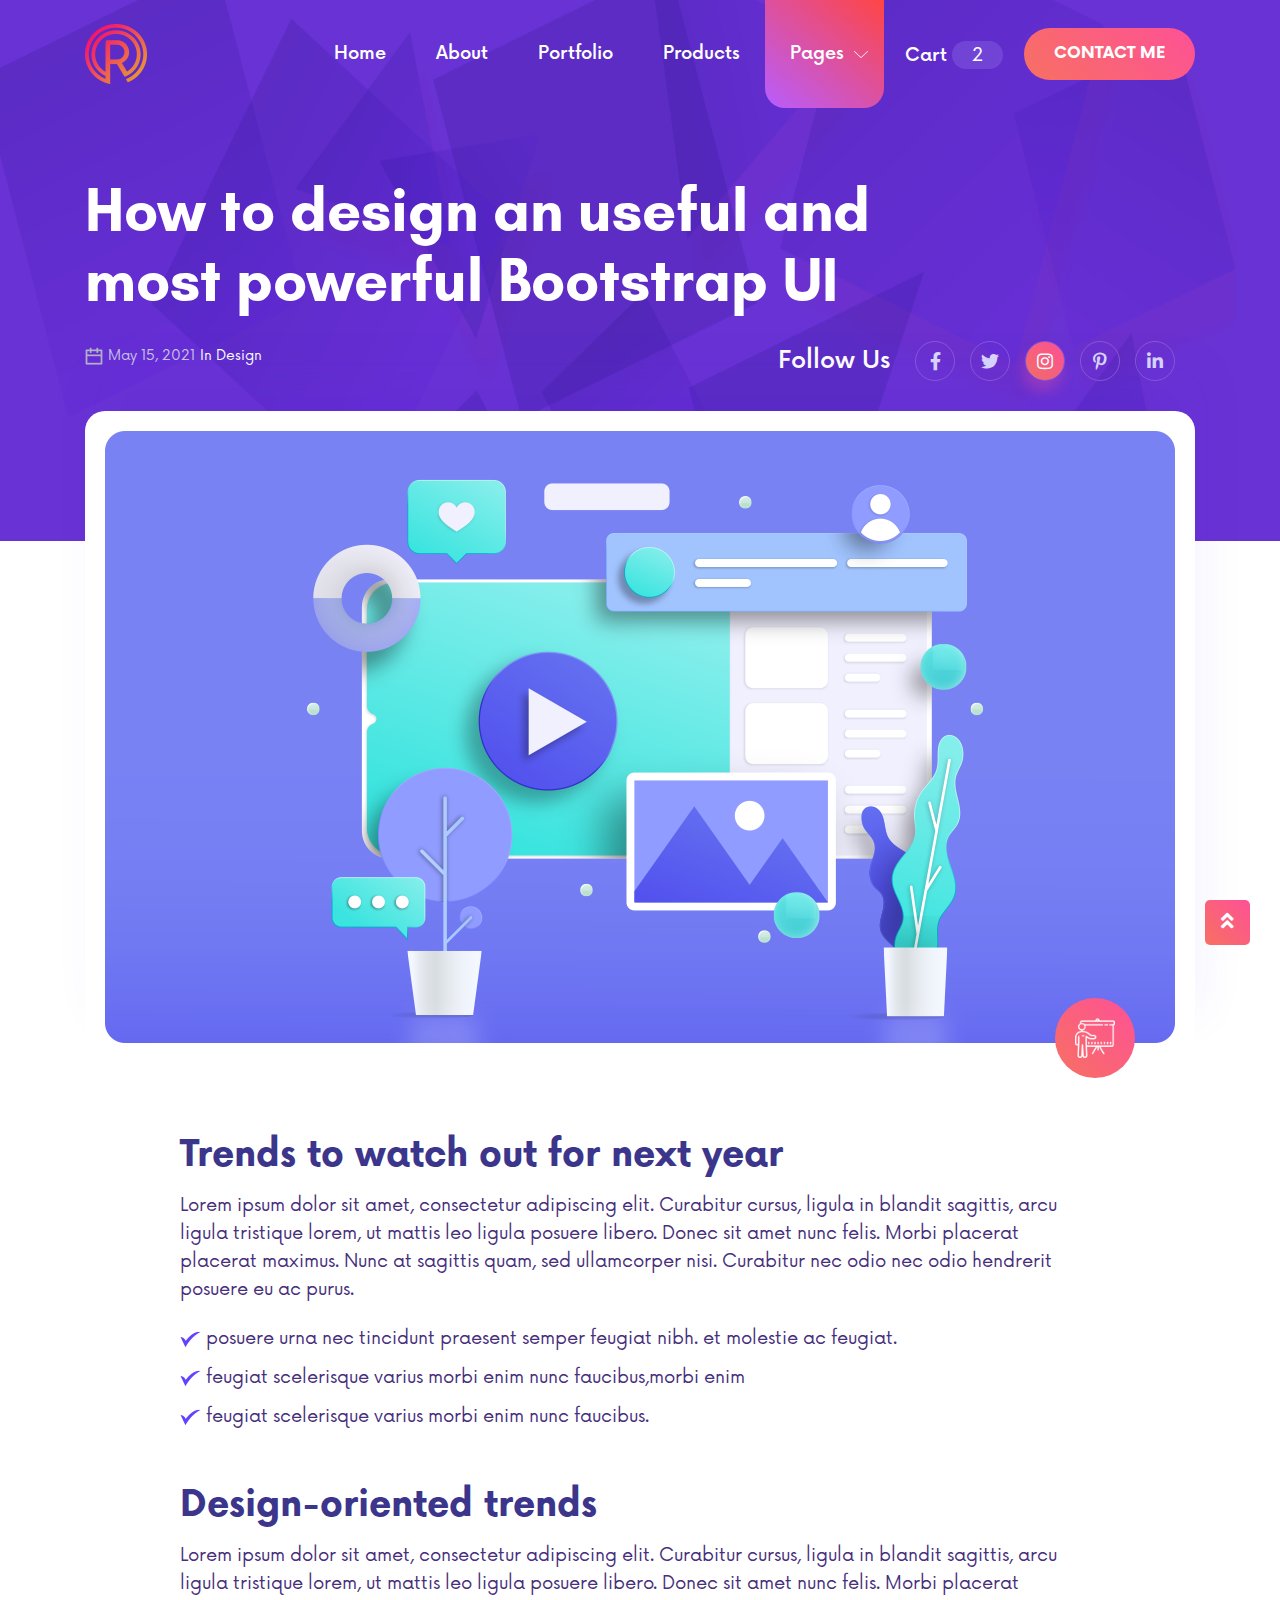
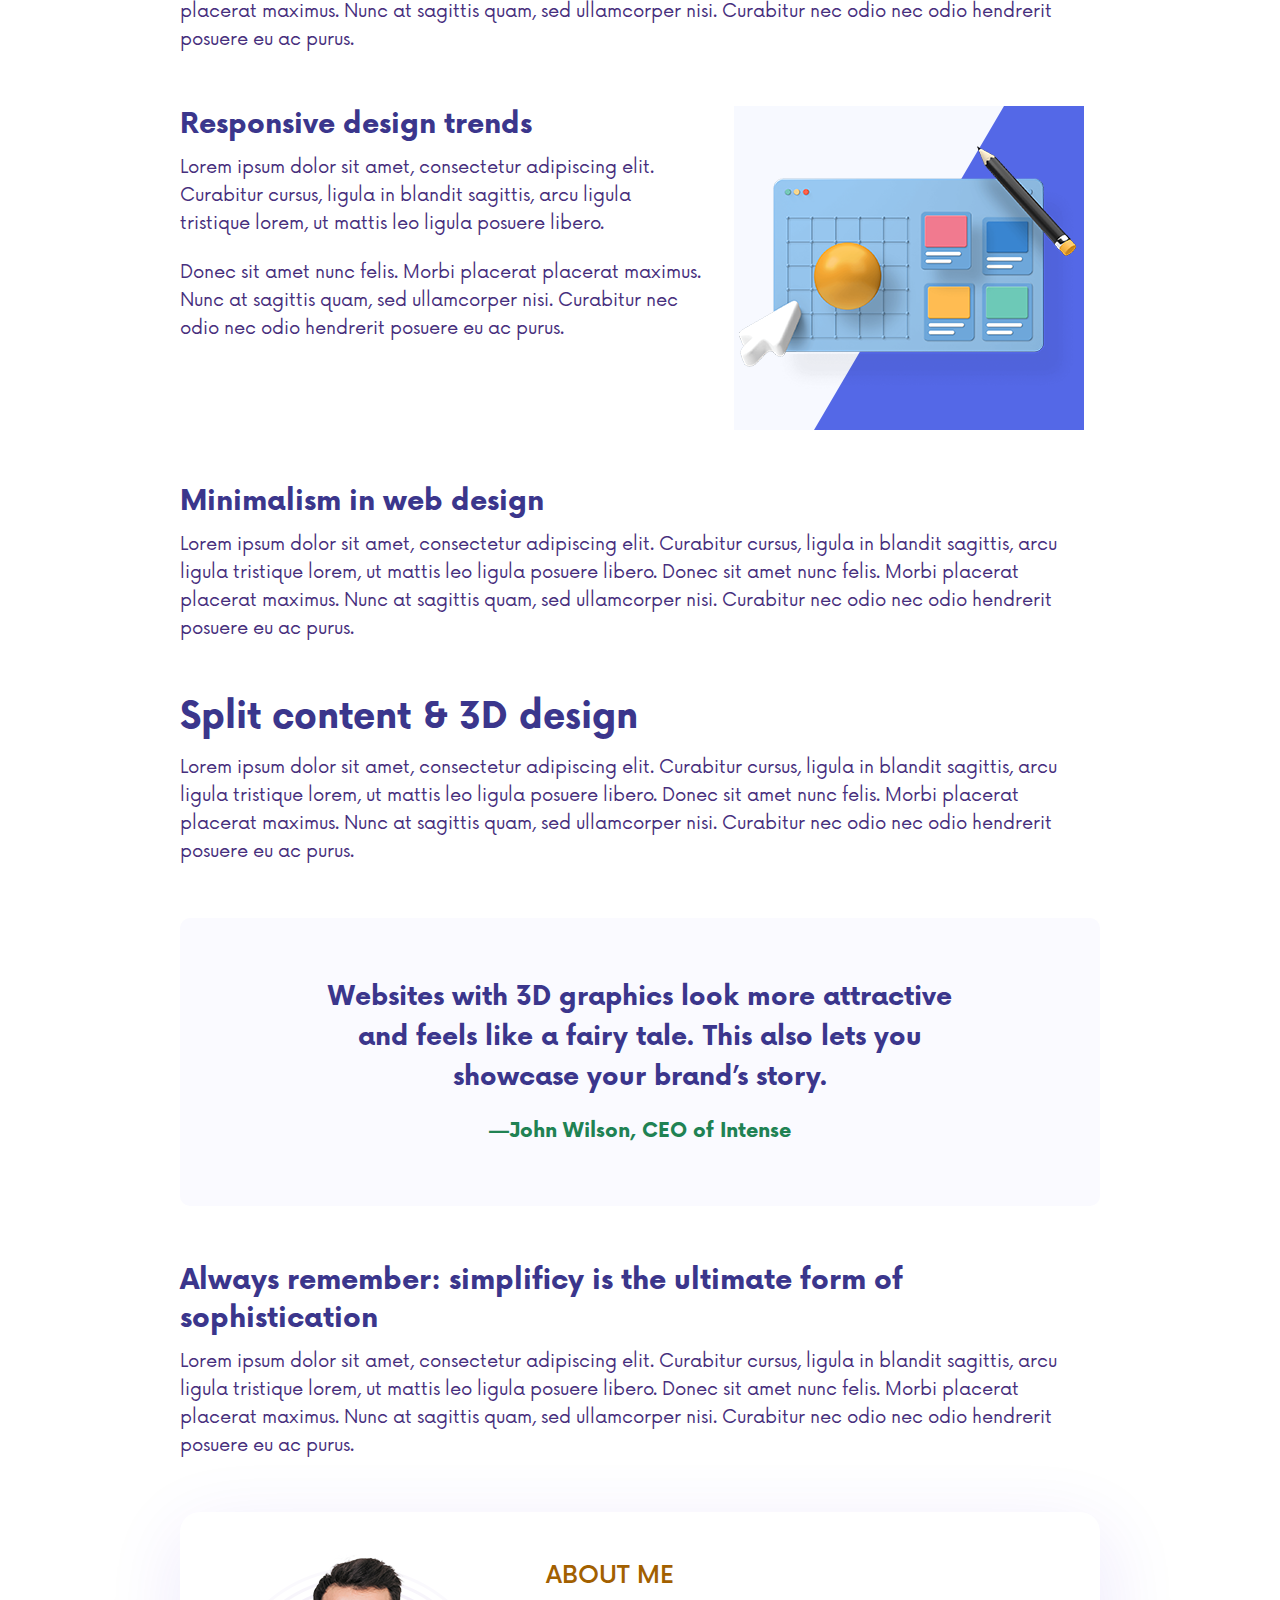
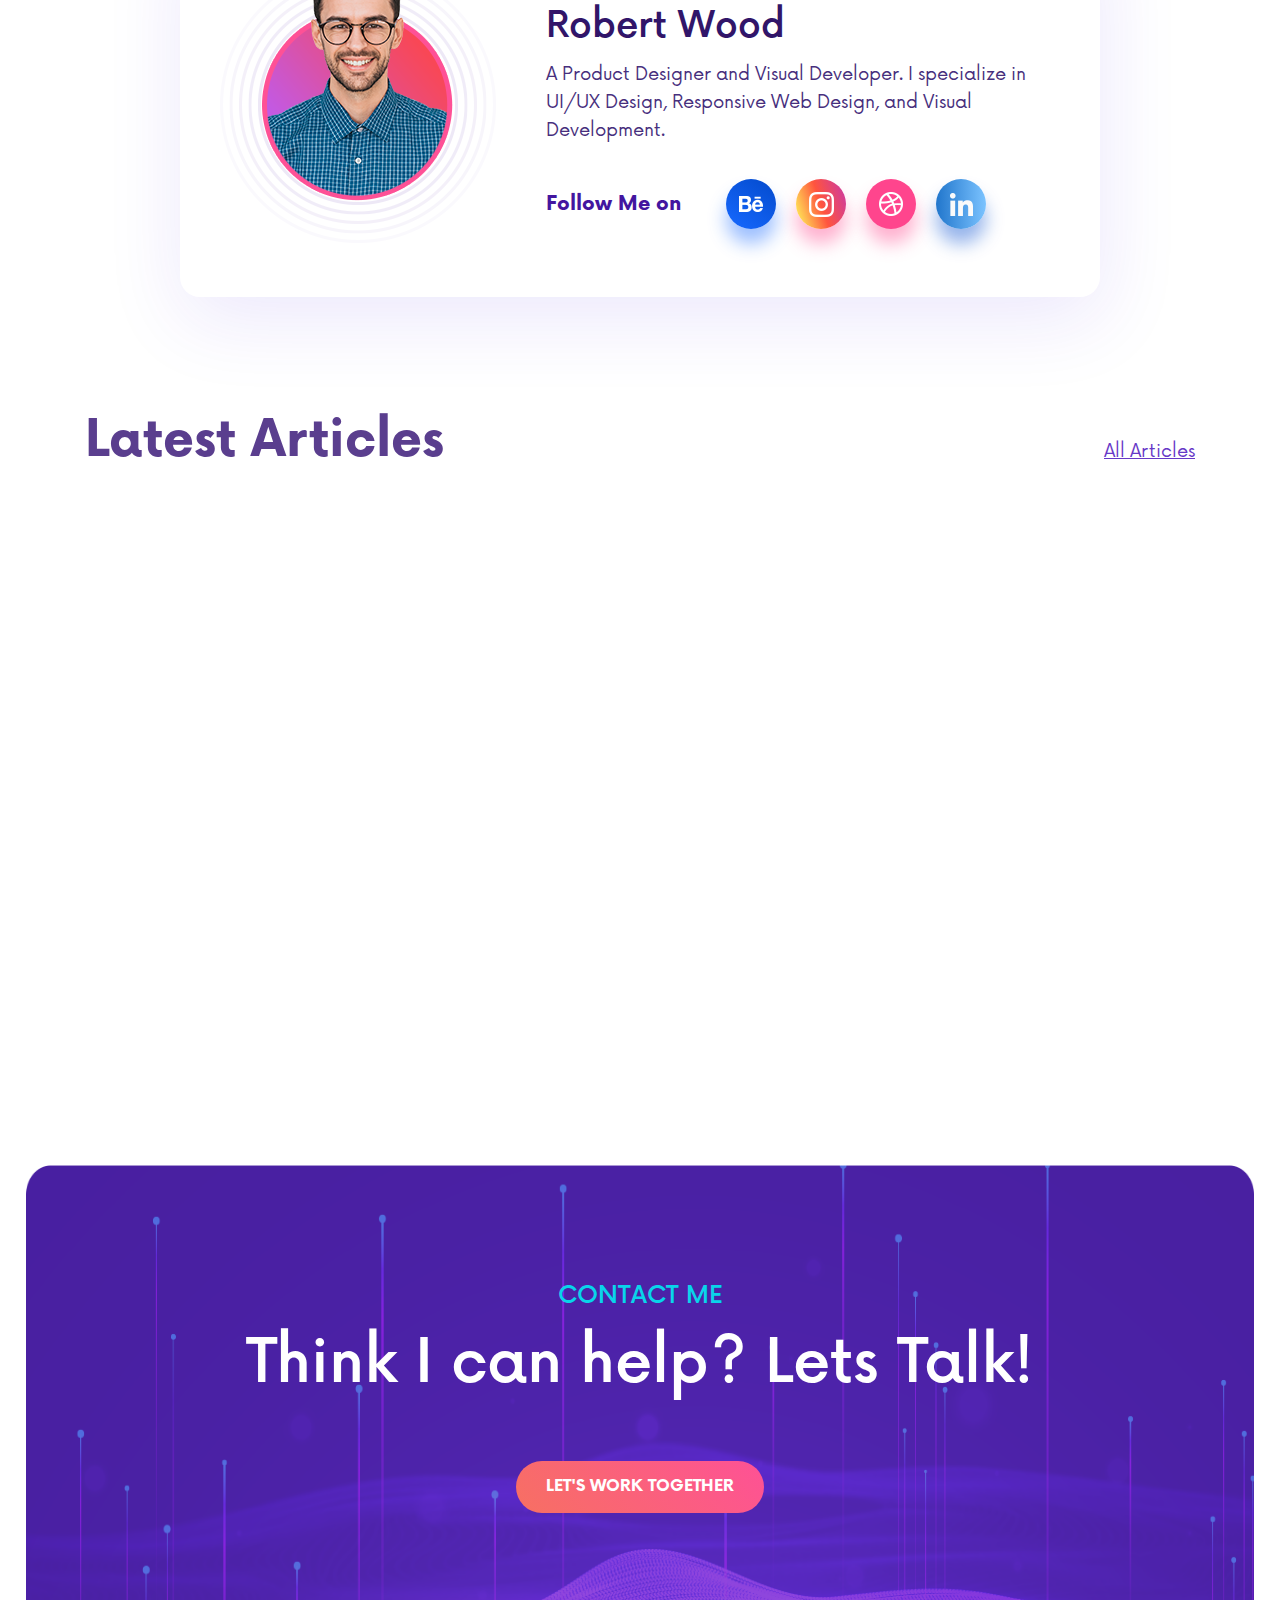
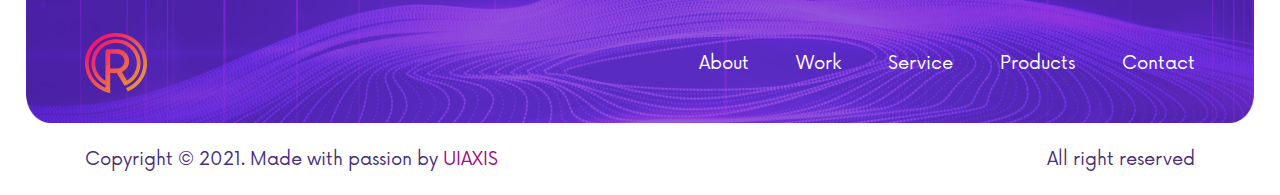
<file: blog-single.html>
<!DOCTYPE html>
<html lang="zxx">

<!-- Mirrored from pixner.net/readora/blog-single.html by HTTrack Website Copier/3.x [XR&CO'2014], Wed, 11 Jan 2023 15:15:27 GMT -->
<head>
    <meta charset="UTF-8">
	<meta http-equiv="X-UA-Compatible" content="IE=edge" />
    <meta name="viewport" content="width=device-width, initial-scale=1.0">
    <meta http-equiv="X-UA-Compatible" content="ie=edge">
    <title>Readora - Portfolio Template</title>

    <link rel="shortcut icon" href="images/fav.png" type="image/x-icon">
    <link rel="stylesheet" href="css/bootstrap.min.css">
    <link rel="stylesheet" href="css/fontawesome.min.css">
    <link rel="stylesheet" href="css/slick.css">
    <link rel="stylesheet" href="css/nice-select.css">
    <link rel="stylesheet" href="css/animate.css">
    <link rel="stylesheet" href="css/style.css">
</head>
<body>

    <!-- start preloader -->
    <div class="preloader" id="preloader"></div>
    <!-- end preloader -->

    <a href="#" class="scrollToTop"><i class="fas fa-angle-double-up"></i></a>

    <!-- header-section start -->
    <header id="header-section">
        <div class="overlay">
            <div class="container">
                <div class="row d-flex header-area">
                    <div class="logo-section flex-grow-1 d-flex align-items-center">
                        <a class="site-logo site-title" href="index.html"><img src="images/logo.png" alt="site-logo"></a>
                    </div>
                    <button class="navbar-toggler ml-auto collapsed" type="button" data-toggle="collapse" data-target="#navbarSupportedContent" aria-controls="navbarSupportedContent" aria-expanded="false" aria-label="Toggle navigation">
                        <i class="fas fa-bars"></i>
                    </button>
                    <nav class="navbar navbar-expand-lg p-0">
                        <div class="navbar-collapse collapse" id="navbarSupportedContent">
                            <ul class="navbar-nav main-menu ml-auto">
                                <li><a href="index.html">Home</a></li>
                                <li><a href="about.html">About</a></li>
                                <li><a href="portfolio.html">Portfolio</a></li>
                                <li><a href="products.html">Products</a></li>
                                <li class="menu_has_children"><a href="#0" class="active">Pages</a>
                                    <ul class="sub-menu">
                                        <li><a href="blog.html">Blog</a></li>
                                        <li><a href="blog-single.html">Blog Single</a></li>
                                        <li><a href="products-single.html">Products Single</a></li>
                                        <li><a href="portfolio-details.html">Portfolio Details</a></li>
                                        <li><a href="pricing.html">Pricing</a></li>
                                        <li><a href="cart.html">Cart</a></li>
                                    </ul>
                                </li>
                                <li class="cart-area">
                                    <button class="cart-toggle cart">
                                        Cart<span>2</span>
                                    </button>
                                    <div class="cart-menu">
                                        <div class="row">
                                            <div class="col-lg-12">
                                                <div class="cart-items">
                                                    <div class="dropdown-items d-flex">
                                                        <div class="image-area">
                                                            <img src="images/cart-image1.png" alt="image">
                                                        </div>
                                                        <div class="text-area">
                                                            <h5>Minimalistic Phone Mockup</h5>
                                                            <p class="qnt">Quantity: <span>1</span></p>
                                                            <p class="price">$<span>10.00</span></p>
                                                        </div>
                                                        <button type="button"><img src="images/close-icon.png" alt="image"></button>
                                                    </div>
                                                </div>
                                                <div class="cart-items">
                                                    <div class="dropdown-items d-flex">
                                                        <div class="image-area">
                                                            <img src="images/cart-image2.png" alt="image">
                                                        </div>
                                                        <div class="text-area">
                                                            <h5>Minimalistic Phone Mockup</h5>
                                                            <p class="qnt">Quantity: <span>1</span></p>
                                                            <p class="price">$<span>10.00</span></p>
                                                        </div>
                                                        <button type="button"><img src="images/close-icon.png" alt="image"></button>
                                                    </div>
                                                </div>
                                                <div class="total-order d-flex justify-content-between">
                                                    <p>Order total:</p>
                                                    <p class="dollar">$<span>20.00</span></p>
                                                </div>
                                                <div class="d-flex justify-content-center">
                                                    <a href="#" class="view">VIEW CART & CHECKOUT</a>
                                                </div>
                                            </div>
                                        </div>
                                    </div>
                                </li>
                            </ul>
                        </div>
                    </nav>
                    <div class="right-area header-action d-flex align-items-center">
                        <a href="contact.html" class="cmn-btn">Contact Me</a>
                    </div>
                </div>
            </div>
        </div>
    </header>
    <!-- header-section end -->
    
    <!-- inner banner start -->
    <section id="banner-section" class="inner-banner blog-single">
        <div class="banner-content d-flex align-items-center">
            <div class="container">
                <div class="row">
                    <div class="col-lg-9">
                        <div class="text-area">
                            <h1 class="title">How to design an useful and most powerful Bootstrap  UI</h1>
                        </div>
                    </div>
                </div>
                <div class="head-bottom">
                    <div class="row">
                        <div class="col-lg-6">
                            <div class="date-area">
                                <img src="images/date-icon.png" alt="image">
                                <span class="date">May 15, 2021</span>
                                <span class="d-title">In Design</span>
                            </div>
                        </div>
                        <div class="col-lg-6">
                            <div class="text-area">
                                <div class="social-area d-flex align-items-center justify-content-center justify-content-lg-end">
                                    <h3>Follow Us</h3>
                                    <div class="social d-flex">
                                        <a href="#"><i class="fab fa-facebook-f"></i></a>
                                        <a href="#"><i class="fab fa-twitter"></i></a>
                                        <a href="#" class="active"><i class="fab fa-instagram"></i></a>
                                        <a href="#"><i class="fab fa-pinterest-p"></i></a>
                                        <a href="#"><i class="fab fa-linkedin-in"></i></a>
                                    </div>
                                </div>
                            </div>
                        </div>
                    </div>
                </div>
            </div>
        </div>
    </section>
    <!-- banner-section end -->

    <!-- banner bottom blog start -->
    <section id="single-blog" class="blog-single">
        <div class="container">
            <div class="row">
                <div class="col-lg-12 wow fadeInUp">
                    <div class="top-img">
                        <img src="images/blog-single-img1.png" alt="image">
                        <div class="icon-area">
                            <img src="images/tutorials-icon2.png" alt="image">
                        </div>
                    </div>
                    <div class="row d-flex justify-content-center">
                        <div class="col-lg-10">
                            <div class="single-step">
                                <h1>Trends to watch out for next year</h1>
                                <p>Lorem ipsum dolor sit amet, consectetur adipiscing elit. Curabitur cursus, ligula in blandit sagittis, arcu ligula tristique lorem, ut mattis leo ligula posuere libero. Donec sit amet nunc felis. Morbi placerat 
                                    placerat maximus. Nunc at sagittis quam, sed ullamcorper nisi. Curabitur nec odio nec odio hendrerit
                                    posuere eu ac purus.</p>
                                <ul>
                                    <li><img src="images/check.png" alt="icon"> posuere urna nec tincidunt praesent semper feugiat nibh. et molestie ac feugiat.</li>
                                    <li><img src="images/check.png" alt="icon"> feugiat scelerisque varius morbi enim nunc faucibus,morbi enim</li>
                                    <li><img src="images/check.png" alt="icon"> feugiat scelerisque varius morbi enim nunc faucibus.</li>
                                </ul>
                            </div>
                            <div class="single-step">
                                <h1>Design-oriented trends</h1>
                                <p>Lorem ipsum dolor sit amet, consectetur adipiscing elit. Curabitur cursus, ligula in blandit sagittis, arcu ligula tristique lorem, ut mattis leo ligula posuere libero. Donec sit amet nunc felis. Morbi placerat 
                                    placerat maximus. Nunc at sagittis quam, sed ullamcorper nisi. Curabitur nec odio nec odio hendrerit
                                    posuere eu ac purus.</p>
                            </div>
                            <div class="single-step">
                                <div class="row">
                                    <div class="col-lg-7">
                                        <h2>Responsive design trends</h2>
                                        <p>Lorem ipsum dolor sit amet, consectetur adipiscing elit.
                                            Curabitur cursus, ligula in blandit sagittis, arcu ligula tristique lorem, ut mattis leo ligula posuere libero.</p>
                                        <p>Donec sit amet nunc felis. Morbi placerat placerat maximus. Nunc at sagittis quam, sed ullamcorper nisi. Curabitur nec odio nec odio hendrerit posuere eu ac purus.</p>
                                    </div>
                                    <div class="col-lg-5">
                                        <img src="images/blog-single-img2.png" alt="image">
                                    </div>
                                </div>
                            </div>
                            <div class="single-step">
                                <h2>Minimalism in web design</h2>
                                <p>Lorem ipsum dolor sit amet, consectetur adipiscing elit. Curabitur cursus, ligula in blandit sagittis, arcu ligula tristique lorem, ut mattis leo ligula posuere libero. Donec sit amet nunc felis. Morbi placerat 
                                    placerat maximus. Nunc at sagittis quam, sed ullamcorper nisi. Curabitur nec odio nec odio hendrerit
                                    posuere eu ac purus.</p>
                            </div>
                            <div class="single-step">
                                <h1>Split content & 3D design</h1>
                                <p>Lorem ipsum dolor sit amet, consectetur adipiscing elit. Curabitur cursus, ligula in blandit sagittis, arcu ligula tristique lorem, ut mattis leo ligula posuere libero. Donec sit amet nunc felis. Morbi placerat 
                                    placerat maximus. Nunc at sagittis quam, sed ullamcorper nisi. Curabitur nec odio nec odio hendrerit
                                    posuere eu ac purus.</p>
                            </div>
                            <div class="quote-step">
                                <h3>Websites with 3D graphics look more attractive
                                    and feels like a fairy tale. This also lets you showcase
                                    your brand’s story.</h3>
                                <h4>—John Wilson, CEO of Intense</h4>
                            </div>
                            <div class="single-step">
                                <h2>Always remember: simplificy is the ultimate form of sophistication</h2>
                                <p>Lorem ipsum dolor sit amet, consectetur adipiscing elit. Curabitur cursus, ligula in blandit sagittis, arcu ligula tristique lorem, ut mattis leo ligula posuere libero. Donec sit amet nunc felis. Morbi placerat 
                                    placerat maximus. Nunc at sagittis quam, sed ullamcorper nisi. Curabitur nec odio nec odio hendrerit
                                    posuere eu ac purus.</p>
                            </div>
                            <div class="about-me d-flex align-items-center">
                                <div class="img-area">
                                    <img src="images/bolg-circle.png" alt="image">
                                </div>
                                <div class="section-header">
                                    <h5 class="sub-title">About Me</h5>
                                    <h1>Robert Wood</h1>
                                    <p>A Product Designer and Visual Developer. I 
                                        specialize in UI/UX Design, Responsive Web Design, and Visual Development.</p>
                                    <div class="social-area d-flex align-items-center">
                                        <h4>Follow Me on</h4>
                                        <div class="social d-flex">
                                            <a href="#" class="single-icon behance"><img src="images/social-Icon4.png" alt="social"></a>
                                            <a href="#" class="single-icon instagram"><img src="images/social-Icon5.png" alt="social"></a>
                                            <a href="#" class="single-icon dribbble"><img src="images/social-Icon6.png" alt="social"></a>
                                            <a href="#" class="single-icon linkedin"><img src="images/social-Icon7.png" alt="social"></a>
                                        </div>
                                    </div>
                                </div>
                            </div>
                        </div>
                    </div>
                </div>
            </div>
        </div>
    </section>
    <!-- banner bottom blog end -->

    <!-- Latest Articles start -->
    <section id="latest-articles" class="blog-single">
        <div class="overlay pt-120 pb-120">
            <div class="container">
                <div class="row">
                    <div class="col-lg-12">
                        <div class="section-header d-flex align-items-center justify-content-between">
                            <h3 class="title">Latest Articles</h3>
                            <a href="blog.html">All Articles</a>
                        </div>
                    </div>
                </div>
                <div class="row wow fadeInUp">
                    <div class="col-lg-4 col-md-6">
                        <div class="single-item mb-30">
                            <div class="image-area">
                                <img src="images/blog-img4.png" class="blog-item" alt="image">
                                <div class="icon">
                                    <img src="images/design-icon.png" alt="image">
                                </div>
                            </div>
                            <div class="text-item">
                                <div class="date-area">
                                    <img src="images/date-icon.png" alt="image">
                                    <span class="date">Sep 15, 2021</span>
                                    <span>In Design</span>
                                </div>
                                <a href="blog-single.html"><h3>Limitless Myths About Web Design</h3></a>
                                <p>Lorem ipsum dolor sit amet, elit. ligula in blandit sagittis, arcu ligula</p>
                            </div>
                        </div>
                    </div>
                    <div class="col-lg-4 col-md-6">
                        <div class="single-item mb-30">
                            <div class="image-area">
                                <img src="images/blog-img5.png" class="blog-item" alt="image">
                                <div class="icon">
                                    <img src="images/development-icon.png" alt="image">
                                </div>
                            </div>
                            <div class="text-item">
                                <div class="date-area">
                                    <img src="images/date-icon.png" alt="image">
                                    <span class="date">May 15, 2021</span>
                                    <span>In Development</span>
                                </div>
                                <a href="blog-single.html"><h3>Challenges Faced By Android App Dev.</h3></a>
                                <p>Lorem ipsum dolor sit amet, elit. ligula in blandit sagittis, arcu ligula</p>
                            </div>
                        </div>
                    </div>
                    <div class="col-lg-4 col-md-6">
                        <div class="single-item mb-30">
                            <div class="image-area">
                                <img src="images/blog-img6.png" class="blog-item" alt="image">
                                <div class="icon">
                                    <img src="images/design-icon.png" alt="image">
                                </div>
                            </div>
                            <div class="text-item">
                                <div class="date-area">
                                    <img src="images/date-icon.png" alt="image">
                                    <span class="date">Sep 15, 2021</span>
                                    <span>In Design</span>
                                </div>
                                <a href="blog-single.html"><h3>Principles of Effective Web Design</h3></a>
                                <p>Lorem ipsum dolor sit amet, elit. ligula in blandit sagittis, arcu ligula</p>
                            </div>
                        </div>
                    </div>
                </div>
            </div>
        </div>
    </section>
    <!-- Latest Articles end -->

    <!-- footer-section start -->
    <footer id="footer-section">
        <div class="overlay pt-120">
            <div class="container">
                <div class="row">
                    <div class="col-lg-12 d-flex justify-content-center">
                        <div class="section-header pb-120 text-center">
                            <h4 class="sub-title-alt">Contact Me</h4>
                            <h3 class="title">Think I can help? Lets Talk!</h3>
                            <a href="contact.html" class="cmn-btn">Let's Work Together</a>
                        </div>
                    </div>
                </div>
                <div class="bottom-area">
                    <div class="row d-flex justify-content-between">
                        <div class="col-lg-4 col-md-4 col-sm-4 d-flex align-items-center justify-cen">
                            <a href="index.html">
                                <img src="images/logo.png" alt="logo">
                            </a>
                        </div>
                        <div class="col-lg-8 col-md-8 col-sm-8 d-flex align-items-center justify-content-end justify-cen">
                            <ul class="d-flex">
                                <li><a href="about.html">About</a></li>
                                <li><a href="portfolio.html">Work</a></li>
                                <li><a href="portfolio.html">Service</a></li>
                                <li><a href="products.html">Products</a></li>
                                <li><a href="contact.html">Contact</a></li>
                            </ul>
                        </div>
                    </div>
                </div>
            </div>
        </div>
        <div class="footer-bottom">
            <div class="container">
                <div class="main-content">
                    <div class="row d-flex justify-content-center">
                        <div class="col-lg-8 col-md-8 col-sm-12 d-flex justify-content-start justify-cen">
                            <div class="left-area">
                                <p>Copyright © 2021. Made with passion by <a href="https://themeforest.net/user/uiaxis">UIAXIS</a></p>
                            </div>
                        </div>
                        <div class="col-lg-4 col-md-4 col-sm-12 d-flex justify-content-end justify-cen">
                            <div class="right-area">
                                <p>All right reserved</p>
                            </div>
                        </div>
                    </div>
                </div>
            </div>
        </div>
    </footer>
    <!-- footer-section end -->

<script src="js/jquery-3.5.1.min.js"></script>
<script src="js/bootstrap.min.js"></script>
<script src="js/slick.js"></script>
<script src="js/jquery.nice-select.min.js"></script>
<script src="js/fontawesome.js"></script>
<script src="js/jquery.counterup.min.js"></script>
<script src="js/jquery.waypoints.min.js"></script>
<script src="js/wow.js"></script>
<script src="js/main.js"></script>

</body>

<!-- Mirrored from pixner.net/readora/blog-single.html by HTTrack Website Copier/3.x [XR&CO'2014], Wed, 11 Jan 2023 15:15:32 GMT -->
</html>
</file>
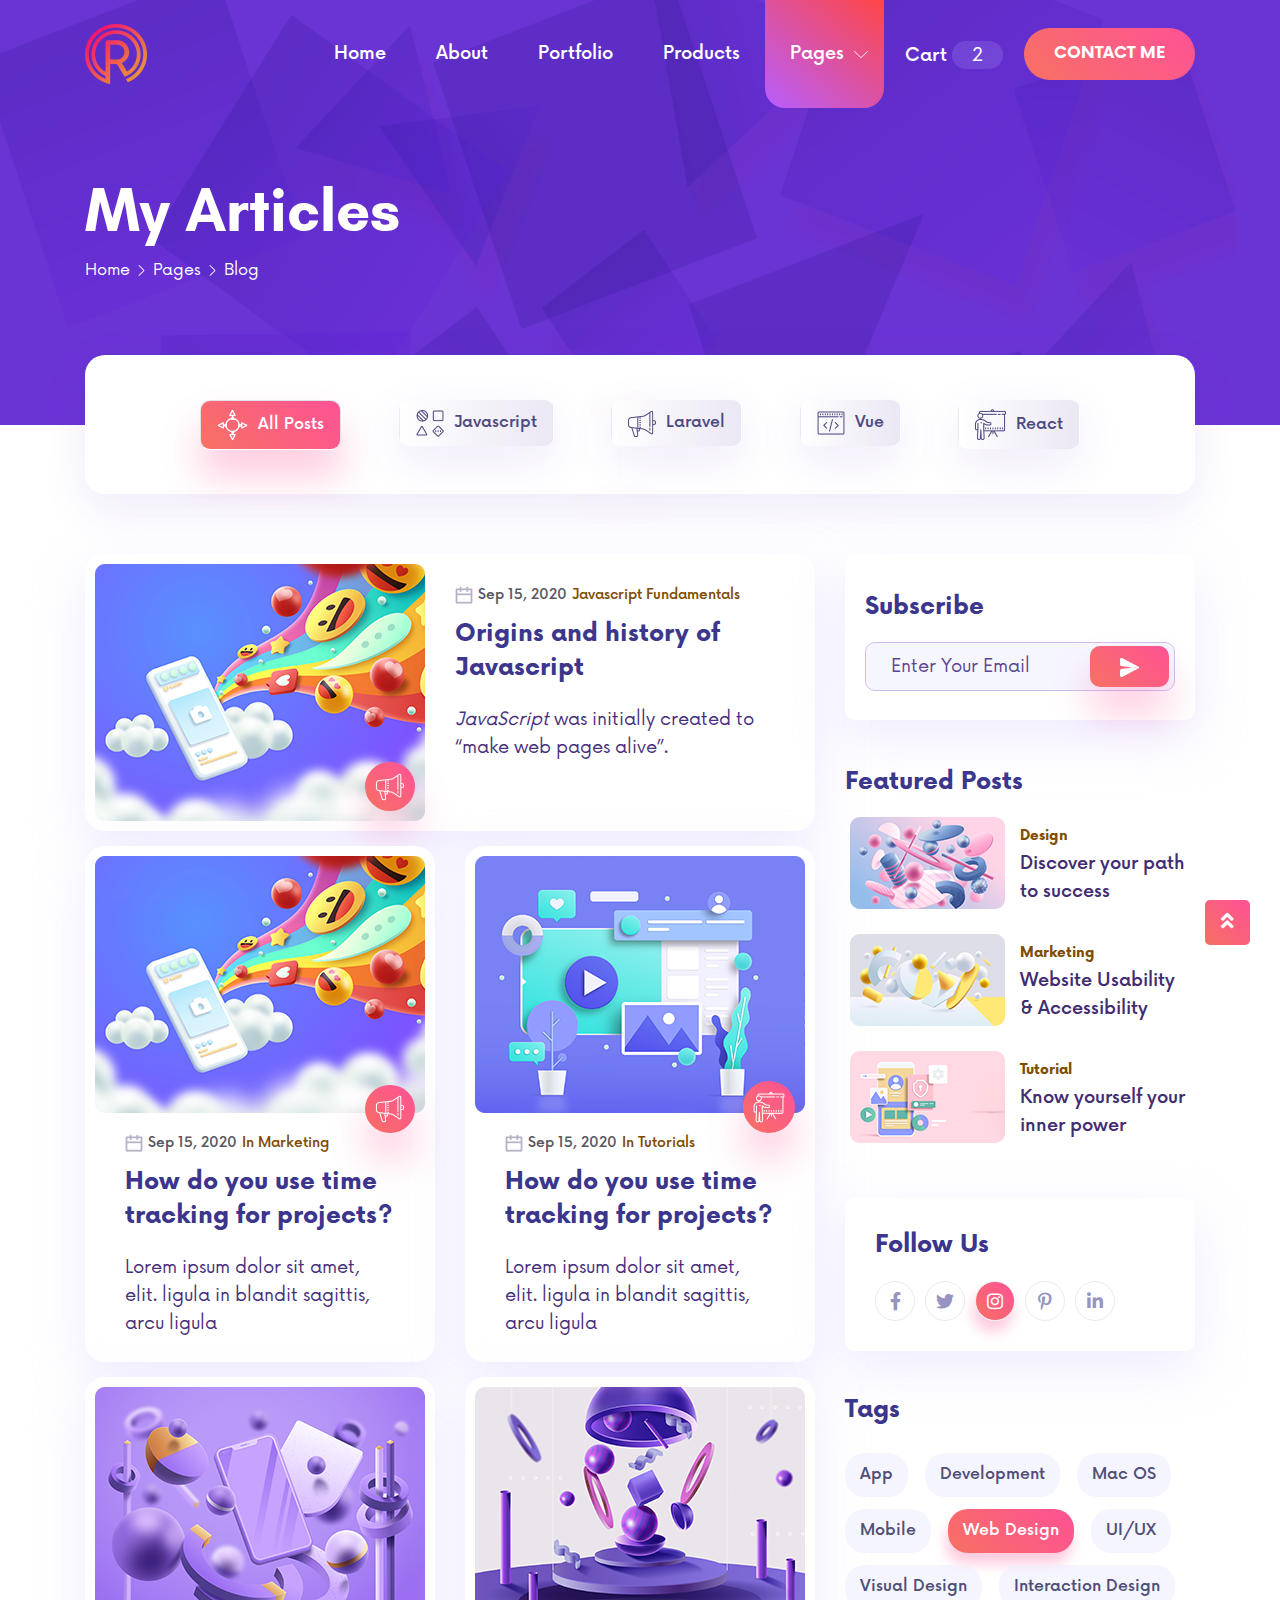
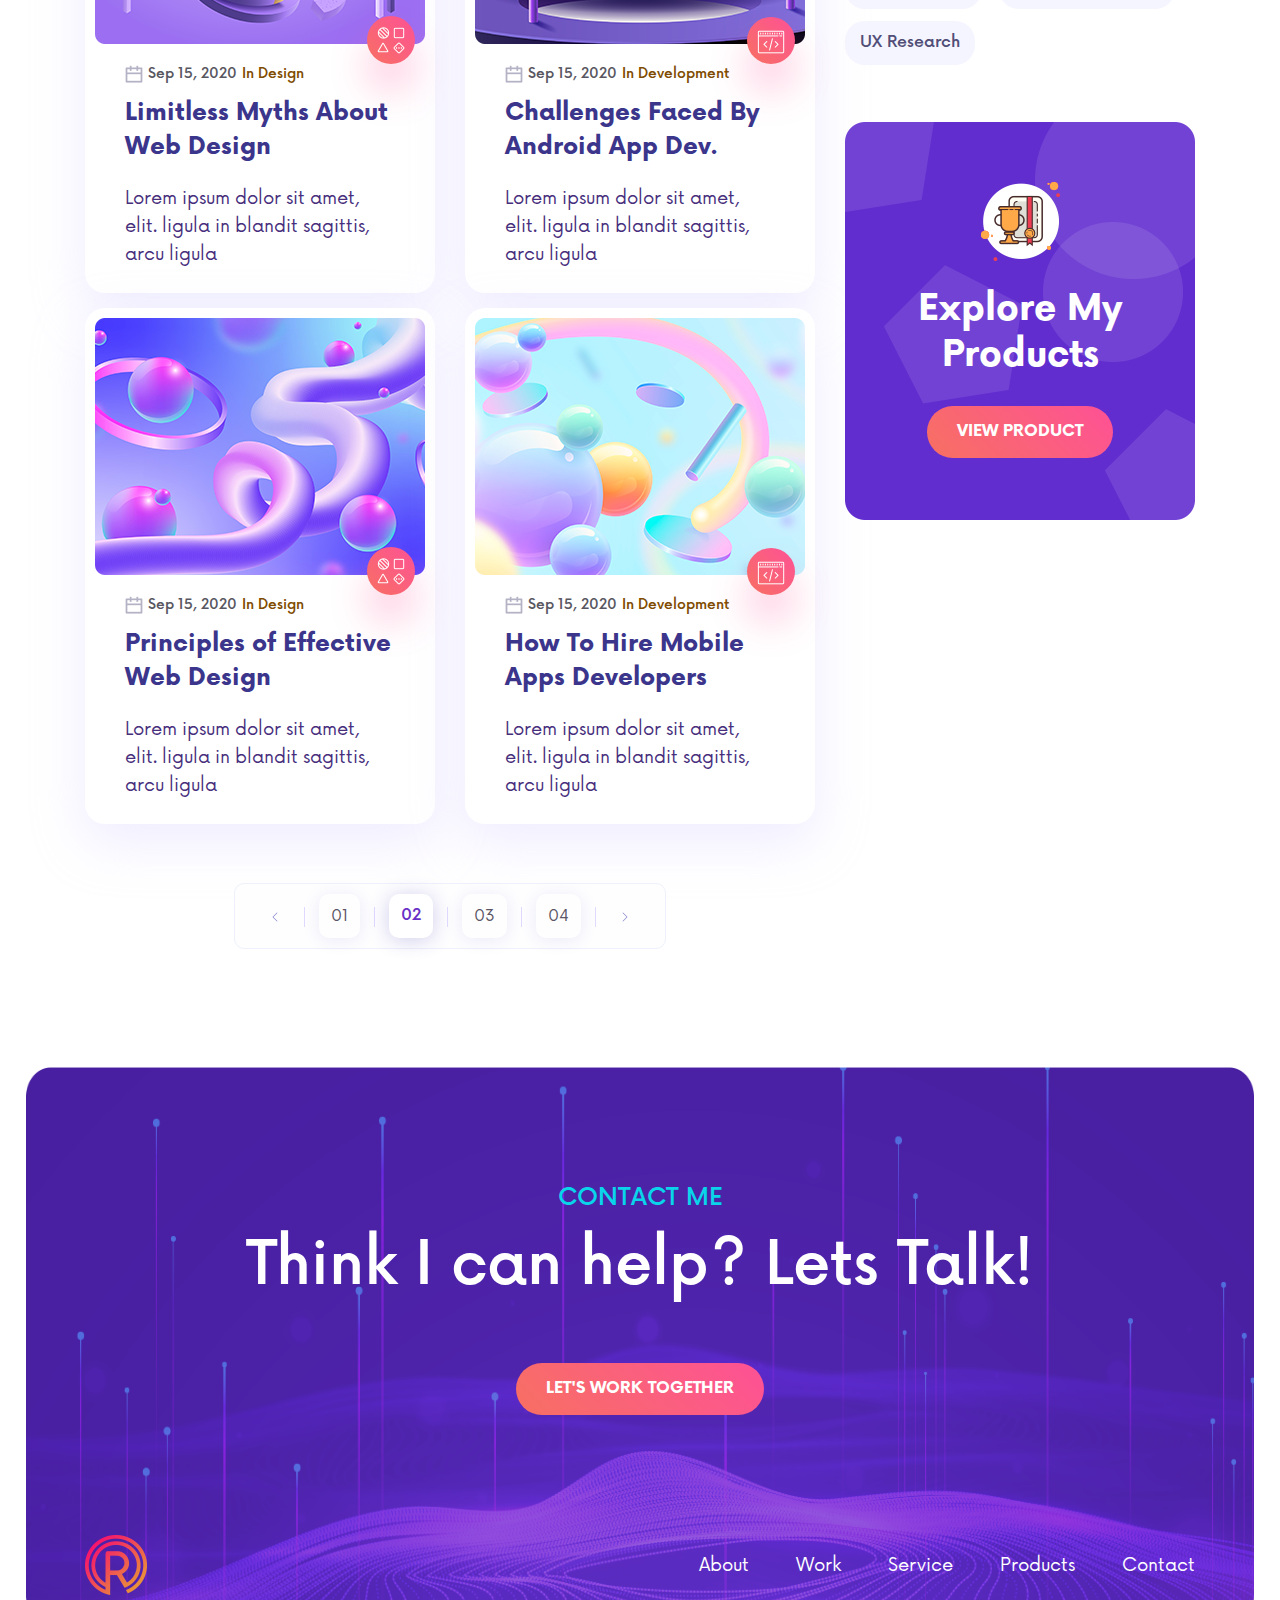
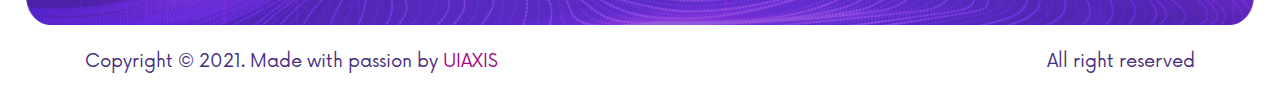
<file: blog.html>
<!DOCTYPE html>
<html lang="zxx">
  <!-- Mirrored from pixner.net/readora/blog.html by HTTrack Website Copier/3.x [XR&CO'2014], Wed, 11 Jan 2023 15:15:21 GMT -->
  <head>
    <meta charset="UTF-8" />
    <meta http-equiv="X-UA-Compatible" content="IE=edge" />
    <meta name="viewport" content="width=device-width, initial-scale=1.0" />
    <meta http-equiv="X-UA-Compatible" content="ie=edge" />
    <title>Readora - Portfolio Template</title>

    <link rel="shortcut icon" href="images/fav.png" type="image/x-icon" />
    <link rel="stylesheet" href="css/bootstrap.min.css" />
    <link rel="stylesheet" href="css/fontawesome.min.css" />
    <link rel="stylesheet" href="css/slick.css" />
    <link rel="stylesheet" href="css/nice-select.css" />
    <link rel="stylesheet" href="css/owl.carousel.min.css" />
    <link rel="stylesheet" href="css/owl.theme.default.min.css" />
    <link rel="stylesheet" href="css/xzoom.css" />
    <link rel="stylesheet" href="css/animate.css" />
    <link rel="stylesheet" href="css/style.css" />
  </head>
  <body>
    <!-- start preloader -->
    <div class="preloader" id="preloader"></div>
    <!-- end preloader -->

    <a href="#" class="scrollToTop"><i class="fas fa-angle-double-up"></i></a>

    <!-- header-section start -->
    <header id="header-section">
      <div class="overlay">
        <div class="container">
          <div class="row d-flex header-area">
            <div class="logo-section flex-grow-1 d-flex align-items-center">
              <a class="site-logo site-title" href="index.html"
                ><img src="images/logo.png" alt="site-logo"
              /></a>
            </div>
            <button
              class="navbar-toggler ml-auto collapsed"
              type="button"
              data-toggle="collapse"
              data-target="#navbarSupportedContent"
              aria-controls="navbarSupportedContent"
              aria-expanded="false"
              aria-label="Toggle navigation"
            >
              <i class="fas fa-bars"></i>
            </button>
            <nav class="navbar navbar-expand-lg p-0">
              <div class="navbar-collapse collapse" id="navbarSupportedContent">
                <ul class="navbar-nav main-menu ml-auto">
                  <li><a href="index.html">Home</a></li>
                  <li><a href="about.html">About</a></li>
                  <li><a href="portfolio.html">Portfolio</a></li>
                  <li><a href="products.html">Products</a></li>
                  <li class="menu_has_children">
                    <a href="#0" class="active">Pages</a>
                    <ul class="sub-menu">
                      <li><a href="blog.html">Blog</a></li>
                      <li><a href="blog-single.html">Blog Single</a></li>
                      <li>
                        <a href="products-single.html">Products Single</a>
                      </li>
                      <li>
                        <a href="portfolio-details.html">Portfolio Details</a>
                      </li>
                      <li><a href="pricing.html">Pricing</a></li>
                      <li><a href="cart.html">Cart</a></li>
                    </ul>
                  </li>
                  <li class="cart-area">
                    <button class="cart-toggle cart">Cart<span>2</span></button>
                    <div class="cart-menu">
                      <div class="row">
                        <div class="col-lg-12">
                          <div class="cart-items">
                            <div class="dropdown-items d-flex">
                              <div class="image-area">
                                <img src="images/cart-image1.png" alt="image" />
                              </div>
                              <div class="text-area">
                                <h5>Minimalistic Phone Mockup</h5>
                                <p class="qnt">Quantity: <span>1</span></p>
                                <p class="price">$<span>10.00</span></p>
                              </div>
                              <button type="button">
                                <img src="images/close-icon.png" alt="image" />
                              </button>
                            </div>
                          </div>
                          <div class="cart-items">
                            <div class="dropdown-items d-flex">
                              <div class="image-area">
                                <img src="images/cart-image2.png" alt="image" />
                              </div>
                              <div class="text-area">
                                <h5>Minimalistic Phone Mockup</h5>
                                <p class="qnt">Quantity: <span>1</span></p>
                                <p class="price">$<span>10.00</span></p>
                              </div>
                              <button type="button">
                                <img src="images/close-icon.png" alt="image" />
                              </button>
                            </div>
                          </div>
                          <div
                            class="total-order d-flex justify-content-between"
                          >
                            <p>Order total:</p>
                            <p class="dollar">$<span>20.00</span></p>
                          </div>
                          <div class="d-flex justify-content-center">
                            <a href="#" class="view">VIEW CART & CHECKOUT</a>
                          </div>
                        </div>
                      </div>
                    </div>
                  </li>
                </ul>
              </div>
            </nav>
            <div class="right-area header-action d-flex align-items-center">
              <a href="contact.html" class="cmn-btn">Contact Me</a>
            </div>
          </div>
        </div>
      </div>
    </header>
    <!-- header-section end -->

    <!-- inner banner start -->
    <section id="banner-section" class="inner-banner blog cart">
      <div class="banner-content d-flex align-items-center">
        <div class="container">
          <div class="row d-flex justify-content-start">
            <div class="col-lg-12">
              <div class="text-area">
                <h1>My Articles</h1>
                <div class="breadcrumb-area">
                  <nav aria-label="breadcrumb">
                    <ol class="breadcrumb d-flex">
                      <li class="breadcrumb-item">
                        <a href="index.html">Home</a>
                      </li>
                      <li class="breadcrumb-item">
                        <a href="index.html">Pages</a>
                      </li>
                      <li class="breadcrumb-item active" aria-current="page">
                        Blog
                      </li>
                    </ol>
                  </nav>
                </div>
              </div>
            </div>
          </div>
        </div>
      </div>
    </section>
    <!-- inner section end -->

    <!-- blog content start -->
    <section id="blog-content" class="pb-120">
      <div class="container">
        <div class="top-area">
          <div class="row d-flex justify-content-center">
            <div class="col-lg-12">
              <div class="nav-top-area wow fadeInUp">
                <ul
                  class="nav nav-tabs d-flex justify-content-between"
                  id="myTab"
                  role="tablist"
                >
                  <li class="nav-item">
                    <a
                      class="nav-link posts active"
                      id="all_posts-tab"
                      data-toggle="tab"
                      href="#all_posts"
                      role="tab"
                      aria-controls="all_posts"
                      aria-selected="true"
                    >
                      <img src="images/all-post.png" alt="icon" />
                      All Posts
                    </a>
                  </li>
                  <li class="nav-item">
                    <a
                      class="nav-link design"
                      id="design-tab"
                      data-toggle="tab"
                      href="#javascript"
                      role="tab"
                      aria-controls="design"
                      aria-selected="false"
                    >
                      <img src="images/design-icon-2.png" alt="icon" />
                      Javascript
                    </a>
                  </li>
                  <li class="nav-item">
                    <a
                      class="nav-link marketing"
                      id="marketing-tab"
                      data-toggle="tab"
                      href="#marketing"
                      role="tab"
                      aria-controls="marketing"
                      aria-selected="false"
                    >
                      <img src="images/marketing.png" alt="icon" />
                      Laravel
                    </a>
                  </li>
                  <li class="nav-item">
                    <a
                      class="nav-link development"
                      id="development-tab"
                      data-toggle="tab"
                      href="#development"
                      role="tab"
                      aria-controls="development"
                      aria-selected="false"
                    >
                      <img src="images/development-icon-2.png" alt="icon" />
                      Vue
                    </a>
                  </li>
                  <li class="nav-item">
                    <a
                      class="nav-link tutorial"
                      id="tutorial-tab"
                      data-toggle="tab"
                      href="#tutorial"
                      role="tab"
                      aria-controls="tutorial"
                      aria-selected="false"
                    >
                      <img src="images/tutorial-icon.png" alt="icon" />
                      React
                    </a>
                  </li>
                </ul>
              </div>
            </div>
          </div>
        </div>
        <div class="row">
          <div class="col-lg-8">
            <div class="tab-content" id="myTabContent">
              <div
                class="tab-pane fade show active"
                id="all_posts"
                role="tabpanel"
                aria-labelledby="all_posts-tab"
              >
                <div class="row d-flex justify-content-center">
                  <div class="col-lg-12 col-sm-9">
                    <div class="single-item flex-item mb-30">
                      <a
                        href="tutorials/javascript/javascriptinfowebsite/introductiontojavascript.html"
                      >
                        <div class="image-area">
                          <img
                            src="images/blog-img2.png"
                            class="blog-item"
                            alt="image"
                          />
                          <div class="icon">
                            <img src="images/marketing-icon.png" alt="image" />
                          </div>
                        </div>
                        <div class="text-item">
                          <div class="date-area">
                            <img src="images/date-icon.png" alt="image" />
                            <span class="date">Sep 15, 2020</span>
                            <span>Javascript Fundamentals</span>
                          </div>
                          <a
                            href="tutorials/javascript/javascriptinfowebsite/introductiontojavascript.html"
                          >
                            <h3>Origins and history of Javascript</h3>
                          </a>
                          <p>
                            <em>JavaScript</em> was initially created to “make
                            web pages alive”.
                          </p>
                        </div>
                      </a>
                    </div>
                  </div>
                </div>
                <div class="row">
                  <div class="col-lg-6 col-md-6 col-sm-6">
                    <div class="single-item mb-30">
                      <div class="image-area">
                        <img
                          src="images/blog-img2.png"
                          class="blog-item"
                          alt="image"
                        />
                        <div class="icon">
                          <img src="images/marketing-icon.png" alt="image" />
                        </div>
                      </div>
                      <div class="text-item">
                        <div class="date-area">
                          <img src="images/date-icon.png" alt="image" />
                          <span class="date">Sep 15, 2020</span>
                          <span>In Marketing</span>
                        </div>
                        <a href="blog-single.html"
                          ><h3>
                            How do you use time tracking for projects?
                          </h3></a
                        >
                        <p>
                          Lorem ipsum dolor sit amet, elit. ligula in blandit
                          sagittis, arcu ligula
                        </p>
                      </div>
                    </div>
                  </div>
                  <div class="col-lg-6 col-md-6 col-sm-6">
                    <div class="single-item mb-30">
                      <div class="image-area">
                        <img
                          src="images/blog-img3.png"
                          class="blog-item"
                          alt="image"
                        />
                        <div class="icon">
                          <img src="images/tutorials-icon.png" alt="image" />
                        </div>
                      </div>
                      <div class="text-item">
                        <div class="date-area">
                          <img src="images/date-icon.png" alt="image" />
                          <span class="date">Sep 15, 2020</span>
                          <span>In Tutorials</span>
                        </div>
                        <a href="blog-single.html"
                          ><h3>
                            How do you use time tracking for projects?
                          </h3></a
                        >
                        <p>
                          Lorem ipsum dolor sit amet, elit. ligula in blandit
                          sagittis, arcu ligula
                        </p>
                      </div>
                    </div>
                  </div>
                  <div class="col-lg-6 col-md-6 col-sm-6">
                    <div class="single-item mb-30">
                      <div class="image-area">
                        <img
                          src="images/blog-img4.png"
                          class="blog-item"
                          alt="image"
                        />
                        <div class="icon">
                          <img src="images/design-icon.png" alt="image" />
                        </div>
                      </div>
                      <div class="text-item">
                        <div class="date-area">
                          <img src="images/date-icon.png" alt="image" />
                          <span class="date">Sep 15, 2020</span>
                          <span>In Design</span>
                        </div>
                        <a href="blog-single.html"
                          ><h3>Limitless Myths About Web Design</h3></a
                        >
                        <p>
                          Lorem ipsum dolor sit amet, elit. ligula in blandit
                          sagittis, arcu ligula
                        </p>
                      </div>
                    </div>
                  </div>
                  <div class="col-lg-6 col-md-6 col-sm-6">
                    <div class="single-item mb-30">
                      <div class="image-area">
                        <img
                          src="images/blog-img5.png"
                          class="blog-item"
                          alt="image"
                        />
                        <div class="icon">
                          <img src="images/development-icon.png" alt="image" />
                        </div>
                      </div>
                      <div class="text-item">
                        <div class="date-area">
                          <img src="images/date-icon.png" alt="image" />
                          <span class="date">Sep 15, 2020</span>
                          <span>In Development</span>
                        </div>
                        <a href="blog-single.html"
                          ><h3>Challenges Faced By Android App Dev.</h3></a
                        >
                        <p>
                          Lorem ipsum dolor sit amet, elit. ligula in blandit
                          sagittis, arcu ligula
                        </p>
                      </div>
                    </div>
                  </div>
                  <div class="col-lg-6 col-md-6 col-sm-6">
                    <div class="single-item mb-30">
                      <div class="image-area">
                        <img
                          src="images/blog-img6.png"
                          class="blog-item"
                          alt="image"
                        />
                        <div class="icon">
                          <img src="images/design-icon.png" alt="image" />
                        </div>
                      </div>
                      <div class="text-item">
                        <div class="date-area">
                          <img src="images/date-icon.png" alt="image" />
                          <span class="date">Sep 15, 2020</span>
                          <span>In Design</span>
                        </div>
                        <a href="blog-single.html"
                          ><h3>Principles of Effective Web Design</h3></a
                        >
                        <p>
                          Lorem ipsum dolor sit amet, elit. ligula in blandit
                          sagittis, arcu ligula
                        </p>
                      </div>
                    </div>
                  </div>
                  <div class="col-lg-6 col-md-6 col-sm-6">
                    <div class="single-item mb-30">
                      <div class="image-area">
                        <img
                          src="images/blog-img7.png"
                          class="blog-item"
                          alt="image"
                        />
                        <div class="icon">
                          <img src="images/development-icon.png" alt="image" />
                        </div>
                      </div>
                      <div class="text-item">
                        <div class="date-area">
                          <img src="images/date-icon.png" alt="image" />
                          <span class="date">Sep 15, 2020</span>
                          <span>In Development</span>
                        </div>
                        <a href="blog-single.html"
                          ><h3>How To Hire Mobile Apps Developers</h3></a
                        >
                        <p>
                          Lorem ipsum dolor sit amet, elit. ligula in blandit
                          sagittis, arcu ligula
                        </p>
                      </div>
                    </div>
                  </div>
                </div>
              </div>
              <div
                class="tab-pane fade"
                id="javascript"
                role="tabpanel"
                aria-labelledby="design-tab"
              >
                <div class="row d-flex justify-content-center">
                  <div class="col-lg-12 col-sm-9">
                    <div class="single-item flex-item mb-30">
                      <a
                        href="tutorials/javascript/javascriptinfowebsite/introductiontojavascript.html"
                      >
                        <div class="image-area">
                          <img
                            src="images/blog-img2.png"
                            class="blog-item"
                            alt="image"
                          />
                          <div class="icon">
                            <img src="images/marketing-icon.png" alt="image" />
                          </div>
                        </div>
                        <div class="text-item">
                          <div class="date-area">
                            <img src="images/date-icon.png" alt="image" />
                            <span class="date">Sep 15, 2020</span>
                            <span>Javascript Fundamentals</span>
                          </div>
                          <a
                            href="tutorials/javascript/javascriptinfowebsite/introductiontojavascript.html"
                          >
                            <h3>Origins and history of Javascript</h3>
                          </a>
                          <p>
                            <em>JavaScript</em> was initially created to “make
                            web pages alive”.
                          </p>
                        </div>
                      </a>
                    </div>
                  </div>
                </div>
                <div class="row">
                  <div class="col-lg-6 col-md-6 col-sm-6">
                    <div class="single-item mb-30">
                      <div class="image-area">
                        <img
                          src="images/blog-img4.png"
                          class="blog-item"
                          alt="image"
                        />
                        <div class="icon">
                          <img src="images/design-icon.png" alt="image" />
                        </div>
                      </div>
                      <div class="text-item">
                        <div class="date-area">
                          <img src="images/date-icon.png" alt="image" />
                          <span class="date">Sep 15, 2020</span>
                          <span>In Design</span>
                        </div>
                        <a href="blog-single.html"
                          ><h3>Limitless Myths About Web Design</h3></a
                        >
                        <p>
                          Lorem ipsum dolor sit amet, elit. ligula in blandit
                          sagittis, arcu ligula
                        </p>
                      </div>
                    </div>
                  </div>
                  <div class="col-lg-6 col-md-6 col-sm-6">
                    <div class="single-item mb-30">
                      <div class="image-area">
                        <img
                          src="images/blog-img6.png"
                          class="blog-item"
                          alt="image"
                        />
                        <div class="icon">
                          <img src="images/design-icon.png" alt="image" />
                        </div>
                      </div>
                      <div class="text-item">
                        <div class="date-area">
                          <img src="images/date-icon.png" alt="image" />
                          <span class="date">Sep 15, 2020</span>
                          <span>In Design</span>
                        </div>
                        <a href="blog-single.html"
                          ><h3>Principles of Effective Web Design</h3></a
                        >
                        <p>
                          Lorem ipsum dolor sit amet, elit. ligula in blandit
                          sagittis, arcu ligula
                        </p>
                      </div>
                    </div>
                  </div>
                </div>
              </div>
              <div
                class="tab-pane fade"
                id="marketing"
                role="tabpanel"
                aria-labelledby="marketing-tab"
              >
                <div class="row">
                  <div class="col-lg-6 col-md-6 col-sm-6">
                    <div class="single-item mb-30">
                      <div class="image-area">
                        <img
                          src="images/blog-img2.png"
                          class="blog-item"
                          alt="image"
                        />
                        <div class="icon">
                          <img src="images/marketing-icon.png" alt="image" />
                        </div>
                      </div>
                      <div class="text-item">
                        <div class="date-area">
                          <img src="images/date-icon.png" alt="image" />
                          <span class="date">Sep 15, 2020</span>
                          <span>In Marketing</span>
                        </div>
                        <a href="blog-single.html"
                          ><h3>
                            How do you use time tracking for projects?
                          </h3></a
                        >
                        <p>
                          Lorem ipsum dolor sit amet, elit. ligula in blandit
                          sagittis, arcu ligula
                        </p>
                      </div>
                    </div>
                  </div>
                </div>
              </div>
              <div
                class="tab-pane fade"
                id="development"
                role="tabpanel"
                aria-labelledby="development-tab"
              >
                <div class="row">
                  <div class="col-lg-6 col-md-6 col-sm-6">
                    <div class="single-item mb-30">
                      <div class="image-area">
                        <img
                          src="images/blog-img5.png"
                          class="blog-item"
                          alt="image"
                        />
                        <div class="icon">
                          <img src="images/development-icon.png" alt="image" />
                        </div>
                      </div>
                      <div class="text-item">
                        <div class="date-area">
                          <img src="images/date-icon.png" alt="image" />
                          <span class="date">Sep 15, 2020</span>
                          <span>In Development</span>
                        </div>
                        <a href="blog-single.html"
                          ><h3>Challenges Faced By Android App Dev.</h3></a
                        >
                        <p>
                          Lorem ipsum dolor sit amet, elit. ligula in blandit
                          sagittis, arcu ligula
                        </p>
                      </div>
                    </div>
                  </div>
                  <div class="col-lg-6 col-md-6 col-sm-6">
                    <div class="single-item mb-30">
                      <div class="image-area">
                        <img
                          src="images/blog-img7.png"
                          class="blog-item"
                          alt="image"
                        />
                        <div class="icon">
                          <img src="images/development-icon.png" alt="image" />
                        </div>
                      </div>
                      <div class="text-item">
                        <div class="date-area">
                          <img src="images/date-icon.png" alt="image" />
                          <span class="date">Sep 15, 2020</span>
                          <span>In Development</span>
                        </div>
                        <a href="blog-single.html"
                          ><h3>How To Hire Mobile Apps Developers</h3></a
                        >
                        <p>
                          Lorem ipsum dolor sit amet, elit. ligula in blandit
                          sagittis, arcu ligula
                        </p>
                      </div>
                    </div>
                  </div>
                </div>
              </div>
              <div
                class="tab-pane fade"
                id="tutorial"
                role="tabpanel"
                aria-labelledby="tutorial-tab"
              >
                <div class="row">
                  <div class="col-lg-6 col-md-6 col-sm-6">
                    <div class="single-item mb-30">
                      <div class="image-area">
                        <img
                          src="images/blog-img3.png"
                          class="blog-item"
                          alt="image"
                        />
                        <div class="icon">
                          <img src="images/tutorials-icon.png" alt="image" />
                        </div>
                      </div>
                      <div class="text-item">
                        <div class="date-area">
                          <img src="images/date-icon.png" alt="image" />
                          <span class="date">Sep 15, 2020</span>
                          <span>In Tutorials</span>
                        </div>
                        <a href="blog-single.html"
                          ><h3>
                            How do you use time tracking for projects?
                          </h3></a
                        >
                        <p>
                          Lorem ipsum dolor sit amet, elit. ligula in blandit
                          sagittis, arcu ligula
                        </p>
                      </div>
                    </div>
                  </div>
                </div>
              </div>
            </div>
            <div class="row">
              <div class="col-lg-12 d-flex justify-content-center">
                <nav aria-label="Page navigation example">
                  <ul class="pagination">
                    <li class="page-item">
                      <a class="page-link" href="#"
                        ><img src="images/arrow-left.png" alt="left"
                      /></a>
                    </li>
                    <li class="page-item">
                      <a class="page-link" href="#">01</a>
                    </li>
                    <li class="page-item">
                      <a class="page-link active" href="#">02</a>
                    </li>
                    <li class="page-item">
                      <a class="page-link" href="#">03</a>
                    </li>
                    <li class="page-item">
                      <a class="page-link" href="#">04</a>
                    </li>
                    <li class="page-item">
                      <a class="page-link" href="#"
                        ><img src="images/arrow-right.png" alt="right"
                      /></a>
                    </li>
                  </ul>
                </nav>
              </div>
            </div>
          </div>
          <div class="col-lg-4">
            <div class="right-area">
              <form action="#">
                <h3>Subscribe</h3>
                <div class="subscribe d-flex justify-content-between">
                  <input
                    type="email"
                    placeholder="Enter Your Email"
                    autocomplete="off"
                  />
                  <button class="subscribe-btn">
                    <img src="images/send-icon.png" alt="icon" />
                  </button>
                </div>
              </form>
            </div>
            <div class="featured-post">
              <h3>Featured Posts</h3>
              <div class="single-item d-flex align-items-center">
                <div class="left-item">
                  <img src="images/featured-img1.png" alt="image" />
                </div>
                <div class="right-item">
                  <a href="#"><h5>Design</h5></a>
                  <p>Discover your path to success</p>
                </div>
              </div>
              <div class="single-item d-flex align-items-center">
                <div class="left-item">
                  <img src="images/featured-img2.png" alt="image" />
                </div>
                <div class="right-item">
                  <a href="#"><h5>Marketing</h5></a>
                  <p>Website Usability & Accessibility</p>
                </div>
              </div>
              <div class="single-item d-flex align-items-center">
                <div class="left-item">
                  <img src="images/featured-img3.png" alt="image" />
                </div>
                <div class="right-item">
                  <a href="#"><h5>Tutorial</h5></a>
                  <p>Know yourself your inner power</p>
                </div>
              </div>
            </div>
            <div class="social-area">
              <h3>Follow Us</h3>
              <div class="social d-flex">
                <a href="#"><i class="fab fa-facebook-f"></i></a>
                <a href="#"><i class="fab fa-twitter"></i></a>
                <a href="#" class="active"><i class="fab fa-instagram"></i></a>
                <a href="#"><i class="fab fa-pinterest-p"></i></a>
                <a href="#"><i class="fab fa-linkedin-in"></i></a>
              </div>
            </div>
            <div class="tags-area">
              <h3>Tags</h3>
              <div class="tags">
                <a href="#" class="tag-item">App</a>
                <a href="#" class="tag-item">Development</a>
                <a href="#" class="tag-item">Mac OS</a>
                <a href="#" class="tag-item">Mobile</a>
                <a href="#" class="tag-item active">Web Design</a>
                <a href="#" class="tag-item">UI/UX</a>
                <a href="#" class="tag-item">Visual Design</a>
                <a href="#" class="tag-item">Interaction Design</a>
                <a href="#" class="tag-item">UX Research</a>
              </div>
            </div>
            <div class="view-product">
              <img src="images/view-product-bg.png" alt="image" />
              <div class="text-area">
                <img src="images/view-product-icon.png" alt="image" />
                <h1>Explore My Products</h1>
                <a href="products.html" class="cmn-btn">View Product</a>
              </div>
            </div>
          </div>
        </div>
      </div>
    </section>
    <!-- content end -->

    <!-- footer-section start -->
    <footer id="footer-section">
      <div class="overlay pt-120">
        <div class="container">
          <div class="row">
            <div class="col-lg-12 d-flex justify-content-center">
              <div class="section-header pb-120 text-center">
                <h4 class="sub-title-alt">Contact Me</h4>
                <h3 class="title">Think I can help? Lets Talk!</h3>
                <a href="contact.html" class="cmn-btn">Let's Work Together</a>
              </div>
            </div>
          </div>
          <div class="bottom-area">
            <div class="row d-flex justify-content-between">
              <div
                class="col-lg-4 col-md-4 col-sm-4 d-flex align-items-center justify-cen"
              >
                <a href="index.html">
                  <img src="images/logo.png" alt="logo" />
                </a>
              </div>
              <div
                class="col-lg-8 col-md-8 col-sm-8 d-flex align-items-center justify-content-end justify-cen"
              >
                <ul class="d-flex">
                  <li><a href="about.html">About</a></li>
                  <li><a href="portfolio.html">Work</a></li>
                  <li><a href="portfolio.html">Service</a></li>
                  <li><a href="products.html">Products</a></li>
                  <li><a href="contact.html">Contact</a></li>
                </ul>
              </div>
            </div>
          </div>
        </div>
      </div>
      <div class="footer-bottom">
        <div class="container">
          <div class="main-content">
            <div class="row d-flex justify-content-center">
              <div
                class="col-lg-8 col-md-8 col-sm-12 d-flex justify-content-start justify-cen"
              >
                <div class="left-area">
                  <p>
                    Copyright © 2021. Made with passion by
                    <a href="https://themeforest.net/user/uiaxis">UIAXIS</a>
                  </p>
                </div>
              </div>
              <div
                class="col-lg-4 col-md-4 col-sm-12 d-flex justify-content-end justify-cen"
              >
                <div class="right-area">
                  <p>All right reserved</p>
                </div>
              </div>
            </div>
          </div>
        </div>
      </div>
    </footer>
    <!-- footer-section end -->

    <script src="js/jquery-3.5.1.min.js"></script>
    <script src="js/bootstrap.min.js"></script>
    <script src="js/slick.js"></script>
    <script src="js/jquery.nice-select.min.js"></script>
    <script src="js/fontawesome.js"></script>
    <script src="js/jquery.counterup.min.js"></script>
    <script src="js/jquery.waypoints.min.js"></script>
    <script src="js/owl.carousel.min.js"></script>
    <script src="js/plugin.js"></script>
    <script src="js/setup.js"></script>
    <script src="js/xzoom.js"></script>
    <script src="js/wow.js"></script>
    <script src="js/main.js"></script>
  </body>

  <!-- Mirrored from pixner.net/readora/blog.html by HTTrack Website Copier/3.x [XR&CO'2014], Wed, 11 Jan 2023 15:15:27 GMT -->
</html>
</file>
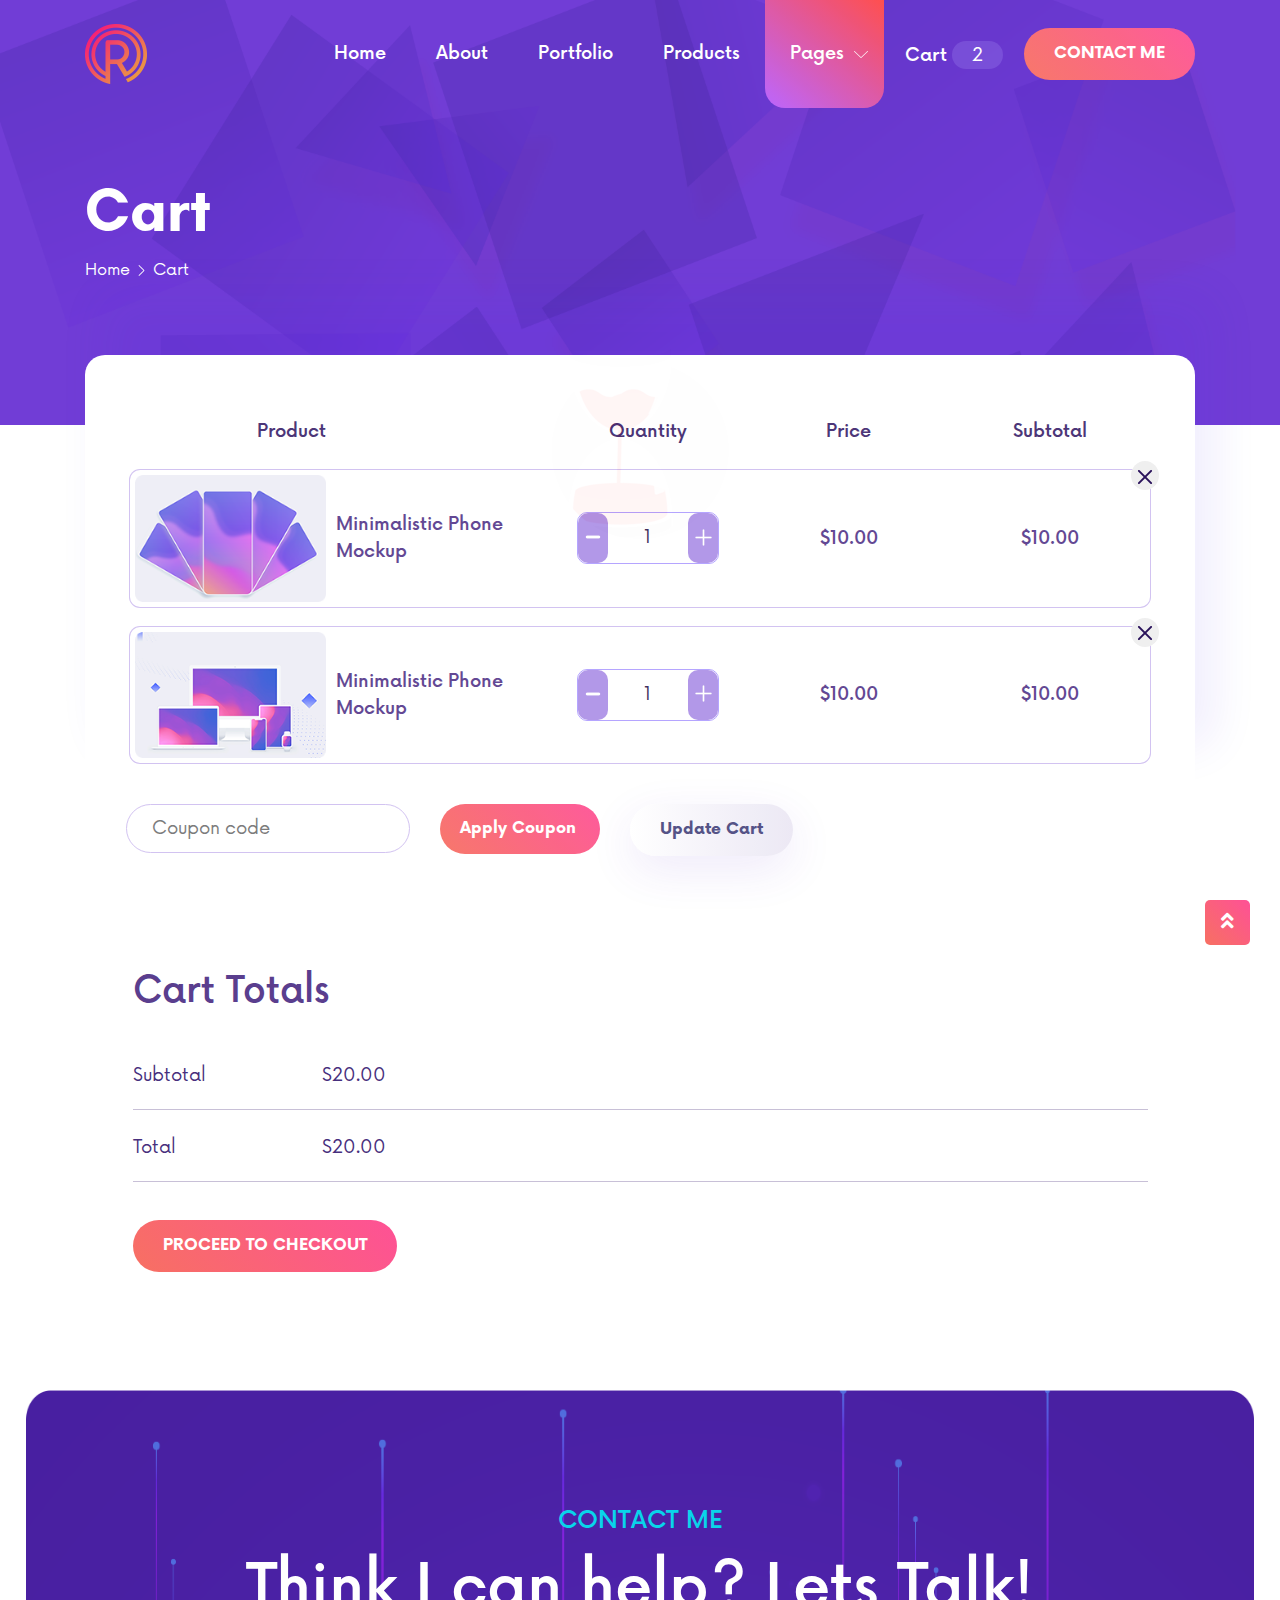
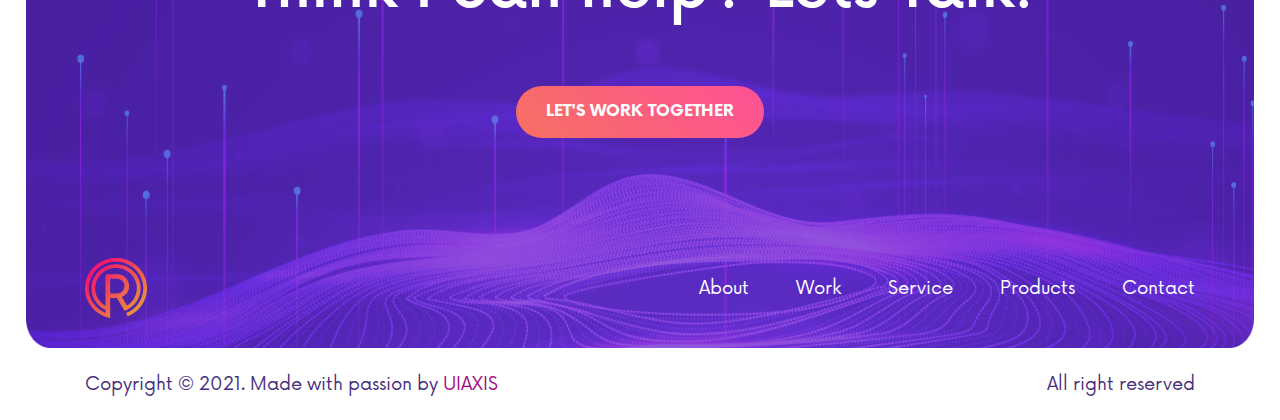
<file: cart.html>
<!DOCTYPE html>
<html lang="zxx">

<!-- Mirrored from pixner.net/readora/cart.html by HTTrack Website Copier/3.x [XR&CO'2014], Wed, 11 Jan 2023 15:15:48 GMT -->
<head>
    <meta charset="UTF-8">
	<meta http-equiv="X-UA-Compatible" content="IE=edge" />
    <meta name="viewport" content="width=device-width, initial-scale=1.0">
    <meta http-equiv="X-UA-Compatible" content="ie=edge">
    <title>Readora - Portfolio Template</title>

    <link rel="shortcut icon" href="images/fav.png" type="image/x-icon">
    <link rel="stylesheet" href="css/bootstrap.min.css">
    <link rel="stylesheet" href="css/fontawesome.min.css">
    <link rel="stylesheet" href="css/slick.css">
    <link rel="stylesheet" href="css/nice-select.css">
    <link rel="stylesheet" href="css/owl.carousel.min.css">
    <link rel="stylesheet" href="css/owl.theme.default.min.css">
    <link rel="stylesheet" href="css/xzoom.css">
    <link rel="stylesheet" href="css/animate.css">
    <link rel="stylesheet" href="css/style.css">
</head>
<body>

    <!-- start preloader -->
    <div class="preloader" id="preloader"></div>
    <!-- end preloader -->

    <a href="#" class="scrollToTop"><i class="fas fa-angle-double-up"></i></a>

    <!-- header-section start -->
    <header id="header-section">
        <div class="overlay">
            <div class="container">
                <div class="row d-flex header-area">
                    <div class="logo-section flex-grow-1 d-flex align-items-center">
                        <a class="site-logo site-title" href="index.html"><img src="images/logo.png" alt="site-logo"></a>
                    </div>
                    <button class="navbar-toggler ml-auto collapsed" type="button" data-toggle="collapse" data-target="#navbarSupportedContent" aria-controls="navbarSupportedContent" aria-expanded="false" aria-label="Toggle navigation">
                        <i class="fas fa-bars"></i>
                    </button>
                    <nav class="navbar navbar-expand-lg p-0">
                        <div class="navbar-collapse collapse" id="navbarSupportedContent">
                            <ul class="navbar-nav main-menu ml-auto">
                                <li><a href="index.html">Home</a></li>
                                <li><a href="about.html">About</a></li>
                                <li><a href="portfolio.html">Portfolio</a></li>
                                <li><a href="products.html">Products</a></li>
                                <li class="menu_has_children"><a href="#0" class="active">Pages</a>
                                    <ul class="sub-menu">
                                        <li><a href="blog.html">Blog</a></li>
                                        <li><a href="blog-single.html">Blog Single</a></li>
                                        <li><a href="products-single.html">Products Single</a></li>
                                        <li><a href="portfolio-details.html">Portfolio Details</a></li>
                                        <li><a href="pricing.html">Pricing</a></li>
                                        <li><a href="cart.html">Cart</a></li>
                                    </ul>
                                </li>
                                <li class="cart-area">
                                    <button class="cart-toggle cart">
                                        Cart<span>2</span>
                                    </button>
                                    <div class="cart-menu">
                                        <div class="row">
                                            <div class="col-lg-12">
                                                <div class="cart-items">
                                                    <div class="dropdown-items d-flex">
                                                        <div class="image-area">
                                                            <img src="images/cart-image1.png" alt="image">
                                                        </div>
                                                        <div class="text-area">
                                                            <h5>Minimalistic Phone Mockup</h5>
                                                            <p class="qnt">Quantity: <span>1</span></p>
                                                            <p class="price">$<span>10.00</span></p>
                                                        </div>
                                                        <button type="button"><img src="images/close-icon.png" alt="image"></button>
                                                    </div>
                                                </div>
                                                <div class="cart-items">
                                                    <div class="dropdown-items d-flex">
                                                        <div class="image-area">
                                                            <img src="images/cart-image2.png" alt="image">
                                                        </div>
                                                        <div class="text-area">
                                                            <h5>Minimalistic Phone Mockup</h5>
                                                            <p class="qnt">Quantity: <span>1</span></p>
                                                            <p class="price">$<span>10.00</span></p>
                                                        </div>
                                                        <button type="button"><img src="images/close-icon.png" alt="image"></button>
                                                    </div>
                                                </div>
                                                <div class="total-order d-flex justify-content-between">
                                                    <p>Order total:</p>
                                                    <p class="dollar">$<span>20.00</span></p>
                                                </div>
                                                <div class="d-flex justify-content-center">
                                                    <a href="#" class="view">VIEW CART & CHECKOUT</a>
                                                </div>
                                            </div>
                                        </div>
                                    </div>
                                </li>
                            </ul>
                        </div>
                    </nav>
                    <div class="right-area header-action d-flex align-items-center">
                        <a href="contact.html" class="cmn-btn">Contact Me</a>
                    </div>
                </div>
            </div>
        </div>
    </header>
    <!-- header-section end -->
    
    <!-- inner banner start -->
    <section id="banner-section" class="inner-banner cart">
        <div class="banner-content d-flex align-items-center">
            <div class="container">
                <div class="row d-flex justify-content-start">
                    <div class="col-lg-12">
                        <div class="text-area">
                            <h1>Cart</h1>
                            <div class="breadcrumb-area">
                                <nav aria-label="breadcrumb">
                                    <ol class="breadcrumb d-flex">
                                        <li class="breadcrumb-item"><a href="index.html">Home</a></li>
                                        <li class="breadcrumb-item active" aria-current="page">Cart</li>
                                    </ol>
                                </nav>
                            </div>
                        </div>
                    </div>
                </div>
            </div>
        </div>
    </section>
    <!-- inner section end -->

    <!-- cart page start -->
    <section id="cart-products" class="cart">
        <div class="container wow fadeInUp">
            <div class="row">
                <div class="col-lg-12">
                    <div class="table-responsive">
                        <table class="table">
                            <thead>
                                <tr>
                                    <th scope="col" class="text-right">Product</th>
                                    <th scope="col"></th>
                                    <th scope="col">Quantity</th>
                                    <th scope="col">Price</th>
                                    <th scope="col">Subtotal</th>
                                </tr>
                            </thead>
                            <tbody>
                                <tr>
                                    <th scope="row">
                                        <img src="images/cart-image3.png" alt="image">
                                    </th>
                                    <td class="text-left">Minimalistic Phone Mockup</td>
                                    <td>
                                        <div class="input-counter d-flex justify-content-center">
                                            <div class="qtySelector text-center">
                                                <div class="decreaseQty">
                                                    <img src="images/minus-icon.png" alt="image">
                                                </div>
                                                <input type="text" class="qtyValue" value="1">
                                                <div class="increaseQty">
                                                    <img src="images/plus-icon.png" alt="image">
                                                </div>
                                            </div>
                                        </div>
                                    </td>
                                    <td>$10.00</td>
                                    <td>$10.00
                                        <button>
                                            <img src="images/close-btn.png" alt="">
                                        </button>
                                    </td>
                                </tr>
                                <tr>
                                    <th scope="row">
                                        <img src="images/cart-image4.png" alt="image">
                                    </th>
                                    <td class="text-left">Minimalistic Phone Mockup</td>
                                    <td>
                                        <div class="input-counter d-flex justify-content-center">
                                            <div class="qtySelector text-center">
                                                <div class="decreaseQty">
                                                    <img src="images/minus-icon.png" alt="image">
                                                </div>
                                                <input type="text" class="qtyValue" value="1">
                                                <div class="increaseQty">
                                                    <img src="images/plus-icon.png" alt="image">
                                                </div>
                                            </div>
                                        </div>
                                    </td>
                                    <td>$10.00</td>
                                    <td>$10.00
                                        <button>
                                            <img src="images/close-btn.png" alt="">
                                        </button>
                                    </td>
                                </tr>
                            </tbody>
                        </table>
                    </div>
                </div>
                <div class="col-lg-9">
                    <div class="coupon-cart d-flex">
                        <form action="#" class="d-flex">
                            <div class="input-area">
                                <input type="text" placeholder="Coupon code">
                            </div>
                            <div class="btn-area">
                                <a href="#" class="cmn-btn">Apply Coupon</a>
                            </div>
                        </form>
                        <div class="cart-update">
                            <a href="#" class="cmn-btn cart">Update cart</a>
                        </div>
                    </div>
                </div>
            </div>
            <div class="row d-flex justify-content-center pt-120 pb-120">
                <div class="col-lg-11">
                    <div class="cart-bottom">
                        <h1>Cart Totals</h1>
                        <h3>
                            <span class="left-side">Subtotal</span>
                            <span>$20.00</span>
                        </h3>
                        <h3>
                            <span class="left-side">Total</span>
                            <span>$20.00</span>
                        </h3>
                        <a href="#" class="cmn-btn">Proceed to checkout</a>
                    </div>
                </div>
            </div>
        </div>
    </section>
    <!-- cart page end -->

    <!-- footer-section start -->
    <footer id="footer-section">
        <div class="overlay pt-120">
            <div class="container">
                <div class="row">
                    <div class="col-lg-12 d-flex justify-content-center">
                        <div class="section-header pb-120 text-center">
                            <h4 class="sub-title-alt">Contact Me</h4>
                            <h3 class="title">Think I can help? Lets Talk!</h3>
                            <a href="contact.html" class="cmn-btn">Let's Work Together</a>
                        </div>
                    </div>
                </div>
                <div class="bottom-area">
                    <div class="row d-flex justify-content-between">
                        <div class="col-lg-4 col-md-4 col-sm-4 d-flex align-items-center justify-cen">
                            <a href="index.html">
                                <img src="images/logo.png" alt="logo">
                            </a>
                        </div>
                        <div class="col-lg-8 col-md-8 col-sm-8 d-flex align-items-center justify-content-end justify-cen">
                            <ul class="d-flex">
                                <li><a href="about.html">About</a></li>
                                <li><a href="portfolio.html">Work</a></li>
                                <li><a href="portfolio.html">Service</a></li>
                                <li><a href="products.html">Products</a></li>
                                <li><a href="contact.html">Contact</a></li>
                            </ul>
                        </div>
                    </div>
                </div>
            </div>
        </div>
        <div class="footer-bottom">
            <div class="container">
                <div class="main-content">
                    <div class="row d-flex justify-content-center">
                        <div class="col-lg-8 col-md-8 col-sm-12 d-flex justify-content-start justify-cen">
                            <div class="left-area">
                                <p>Copyright © 2021. Made with passion by <a href="https://themeforest.net/user/uiaxis">UIAXIS</a></p>
                            </div>
                        </div>
                        <div class="col-lg-4 col-md-4 col-sm-12 d-flex justify-content-end justify-cen">
                            <div class="right-area">
                                <p>All right reserved</p>
                            </div>
                        </div>
                    </div>
                </div>
            </div>
        </div>
    </footer>
    <!-- footer-section end -->

<script src="js/jquery-3.5.1.min.js"></script>
<script src="js/bootstrap.min.js"></script>
<script src="js/slick.js"></script>
<script src="js/jquery.nice-select.min.js"></script>
<script src="js/fontawesome.js"></script>
<script src="js/jquery.counterup.min.js"></script>
<script src="js/jquery.waypoints.min.js"></script>
<script src="js/owl.carousel.min.js"></script>
<script src="js/plugin.js"></script>
<script src="js/setup.js"></script>
<script src="js/xzoom.js"></script>
<script src="js/wow.js"></script>
<script src="js/main.js"></script>

</body>

<!-- Mirrored from pixner.net/readora/cart.html by HTTrack Website Copier/3.x [XR&CO'2014], Wed, 11 Jan 2023 15:15:48 GMT -->
</html>
</file>
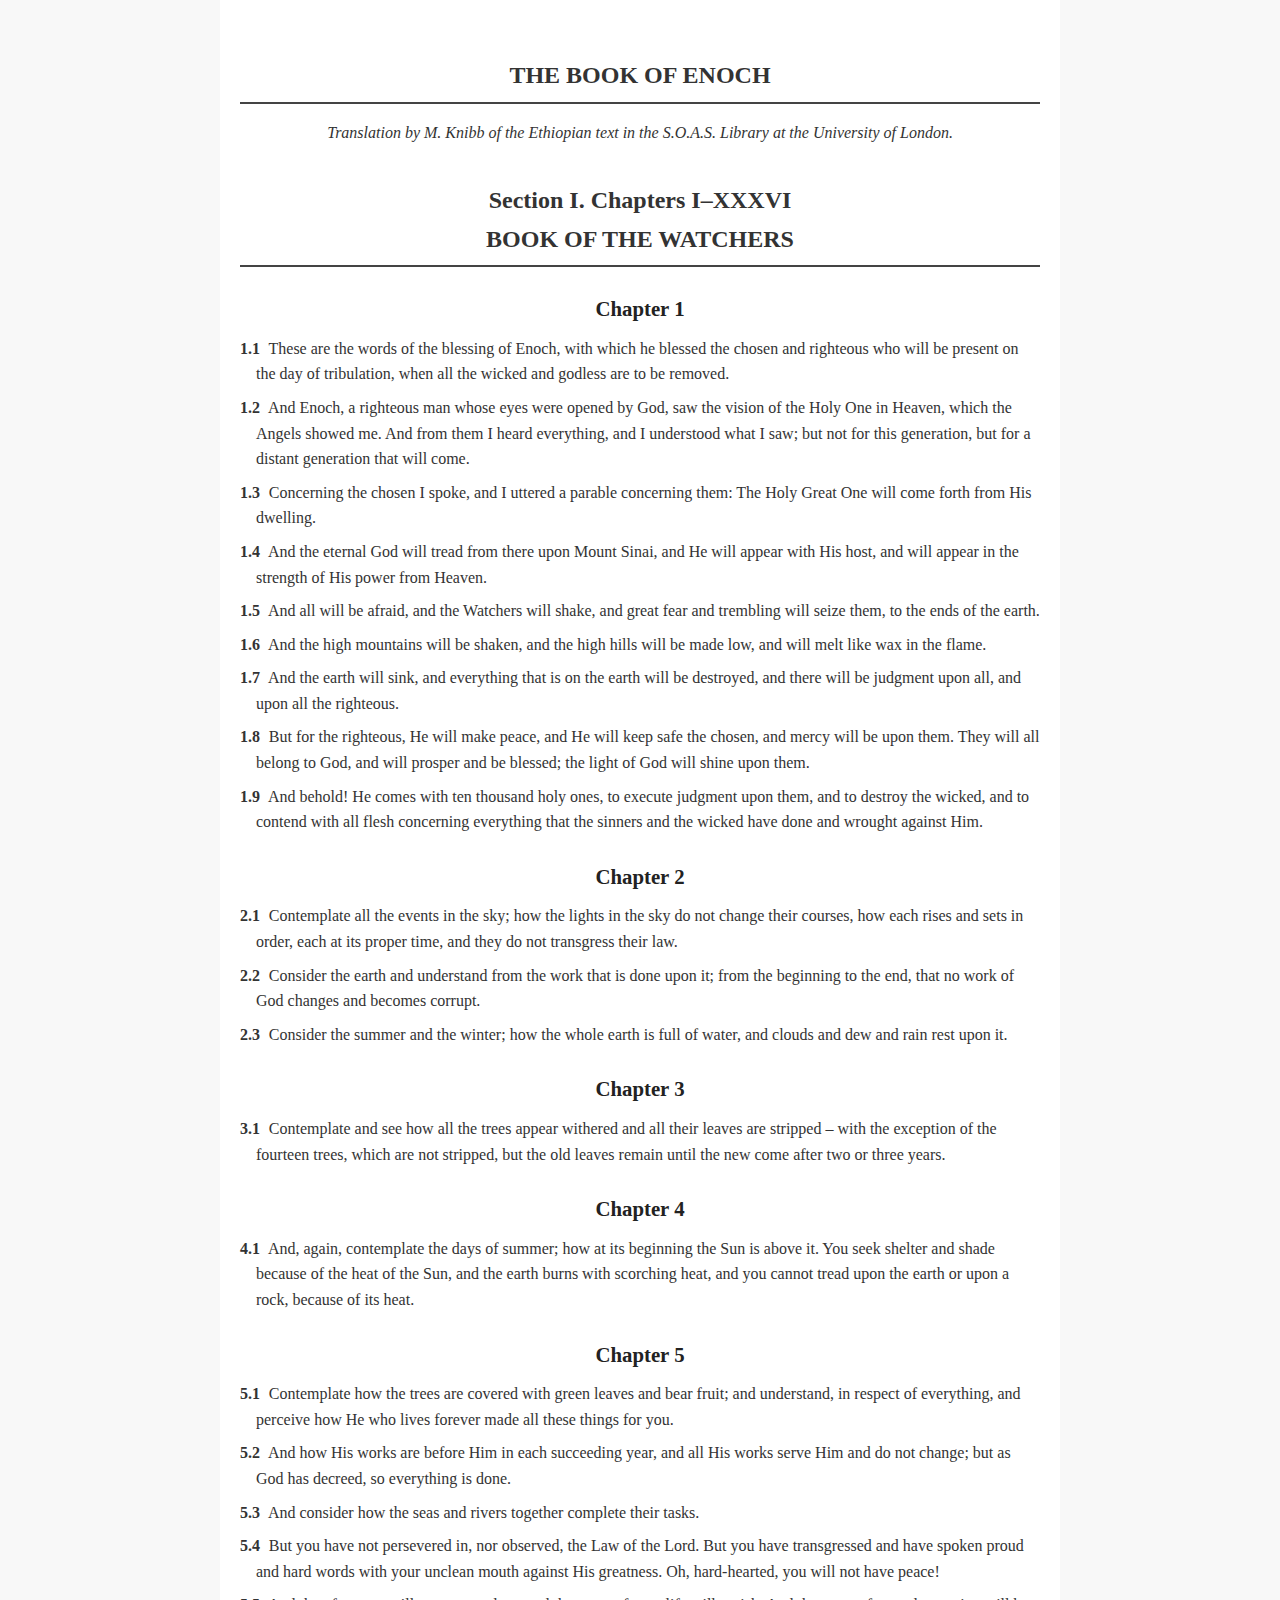
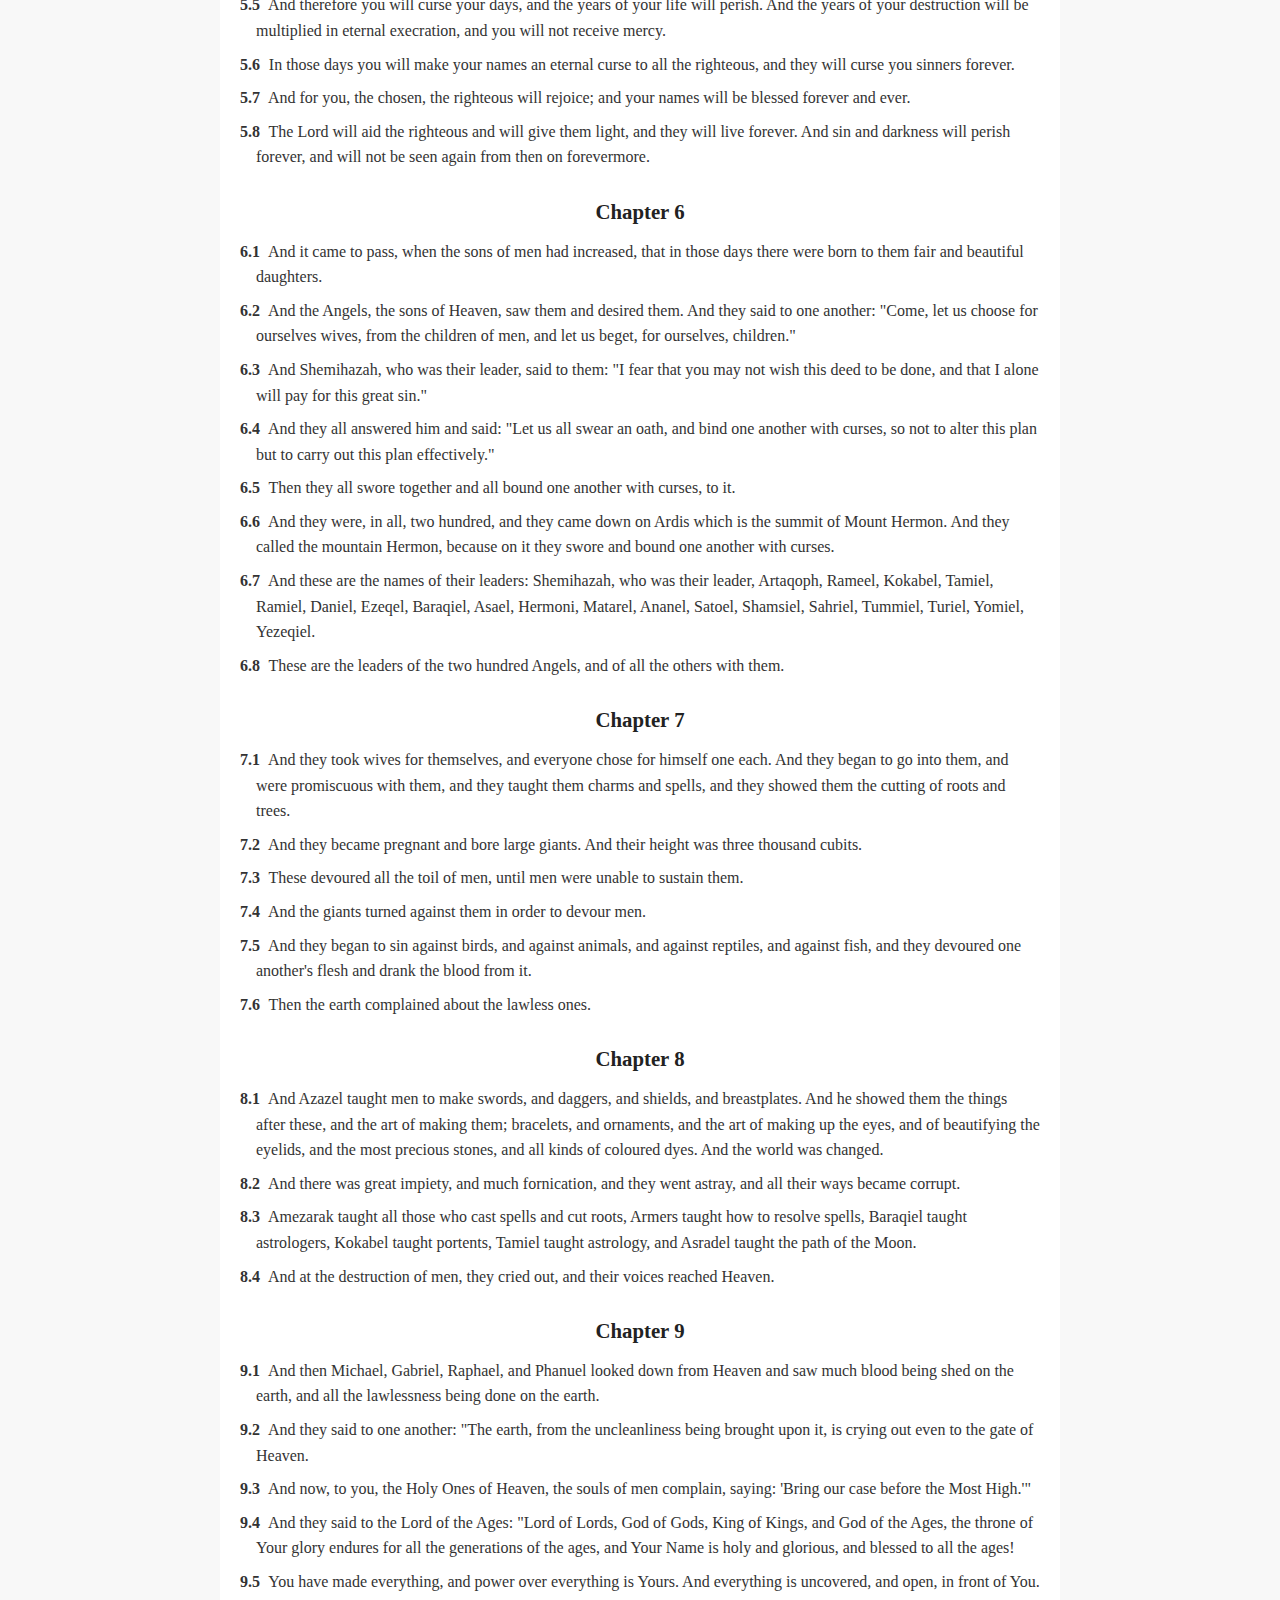
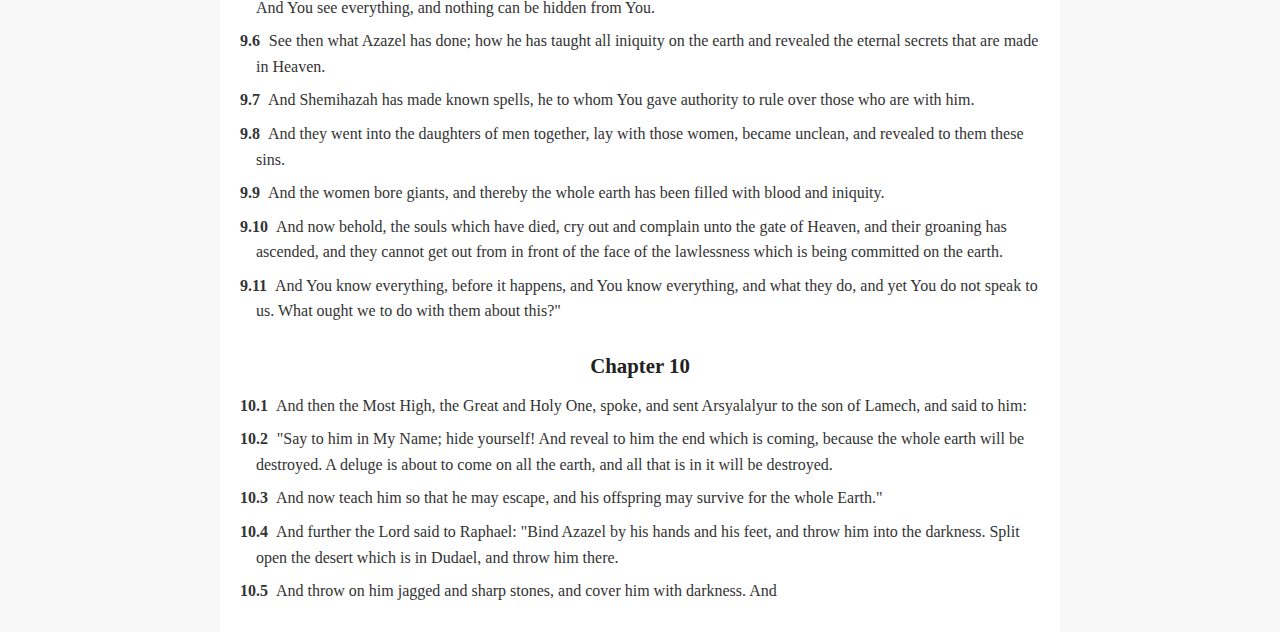
<file: enoch-copy.html>
<!DOCTYPE html>
<html lang="en">
<head>
  <meta charset="UTF-8">
  <title>The Book of Enoch</title>
  <style>
    body {
      font-family: Georgia, serif;
      line-height: 1.6;
      margin: 0;
      padding: 0;
      background: #f8f8f8;
      color: #333;
    }
    .container {
      max-width: 800px;
      margin: auto;
      padding: 20px;
      background: #fff;
    }
    h1, h2, h3 {
      text-align: center;
      margin-top: 1.5em;
      margin-bottom: 0.5em;
    }
    .section-title {
      font-size: 1.5em;
      margin-top: 1.5em;
      border-bottom: 2px solid #444;
      padding-bottom: 0.3em;
    }
    .chapter-title {
      font-size: 1.3em;
      margin-top: 1.2em;
      color: #222;
    }
    .verse {
      margin-left: 1em;
      text-indent: -1em;
      margin-bottom: 0.5em;
    }
    .verse-number {
      font-weight: bold;
      margin-right: 0.3em;
    }
  </style>
</head>
<body>
<div class="container">
  <main>
    <h1 class="section-title">THE BOOK OF ENOCH</h1>
    <p style="text-align: center; font-style: italic;">Translation by M. Knibb of the Ethiopian text in the S.O.A.S. Library at the University of London.</p>

    <section>
      <h2 class="section-title">Section I. Chapters I–XXXVI<br>BOOK OF THE WATCHERS</h2>

      <!-- Chapter 1 -->
      <div class="chapter">
        <h3 class="chapter-title">Chapter 1</h3>
        <div class="verse"><span class="verse-number">1.1</span> These are the words of the blessing of Enoch, with which he blessed the chosen and righteous who will be present on the day of tribulation, when all the wicked and godless are to be removed.</div>
        <div class="verse"><span class="verse-number">1.2</span> And Enoch, a righteous man whose eyes were opened by God, saw the vision of the Holy One in Heaven, which the Angels showed me. And from them I heard everything, and I understood what I saw; but not for this generation, but for a distant generation that will come.</div>
        <div class="verse"><span class="verse-number">1.3</span> Concerning the chosen I spoke, and I uttered a parable concerning them: The Holy Great One will come forth from His dwelling.</div>
        <div class="verse"><span class="verse-number">1.4</span> And the eternal God will tread from there upon Mount Sinai, and He will appear with His host, and will appear in the strength of His power from Heaven.</div>
        <div class="verse"><span class="verse-number">1.5</span> And all will be afraid, and the Watchers will shake, and great fear and trembling will seize them, to the ends of the earth.</div>
        <div class="verse"><span class="verse-number">1.6</span> And the high mountains will be shaken, and the high hills will be made low, and will melt like wax in the flame.</div>
        <div class="verse"><span class="verse-number">1.7</span> And the earth will sink, and everything that is on the earth will be destroyed, and there will be judgment upon all, and upon all the righteous.</div>
        <div class="verse"><span class="verse-number">1.8</span> But for the righteous, He will make peace, and He will keep safe the chosen, and mercy will be upon them. They will all belong to God, and will prosper and be blessed; the light of God will shine upon them.</div>
        <div class="verse"><span class="verse-number">1.9</span> And behold! He comes with ten thousand holy ones, to execute judgment upon them, and to destroy the wicked, and to contend with all flesh concerning everything that the sinners and the wicked have done and wrought against Him.</div>
      </div>

      <!-- Chapter 2 -->
      <div class="chapter">
        <h3 class="chapter-title">Chapter 2</h3>
        <div class="verse"><span class="verse-number">2.1</span> Contemplate all the events in the sky; how the lights in the sky do not change their courses, how each rises and sets in order, each at its proper time, and they do not transgress their law.</div>
        <div class="verse"><span class="verse-number">2.2</span> Consider the earth and understand from the work that is done upon it; from the beginning to the end, that no work of God changes and becomes corrupt.</div>
        <div class="verse"><span class="verse-number">2.3</span> Consider the summer and the winter; how the whole earth is full of water, and clouds and dew and rain rest upon it.</div>
      </div>

      <!-- Chapter 3 -->
      <div class="chapter">
        <h3 class="chapter-title">Chapter 3</h3>
        <div class="verse"><span class="verse-number">3.1</span> Contemplate and see how all the trees appear withered and all their leaves are stripped – with the exception of the fourteen trees, which are not stripped, but the old leaves remain until the new come after two or three years.</div>
      </div>

      <!-- Chapter 4 -->
      <div class="chapter">
        <h3 class="chapter-title">Chapter 4</h3>
        <div class="verse"><span class="verse-number">4.1</span> And, again, contemplate the days of summer; how at its beginning the Sun is above it. You seek shelter and shade because of the heat of the Sun, and the earth burns with scorching heat, and you cannot tread upon the earth or upon a rock, because of its heat.</div>
      </div>

      <!-- Chapter 5 -->
      <div class="chapter">
        <h3 class="chapter-title">Chapter 5</h3>
        <div class="verse"><span class="verse-number">5.1</span> Contemplate how the trees are covered with green leaves and bear fruit; and understand, in respect of everything, and perceive how He who lives forever made all these things for you.</div>
        <div class="verse"><span class="verse-number">5.2</span> And how His works are before Him in each succeeding year, and all His works serve Him and do not change; but as God has decreed, so everything is done.</div>
        <div class="verse"><span class="verse-number">5.3</span> And consider how the seas and rivers together complete their tasks.</div>
        <div class="verse"><span class="verse-number">5.4</span> But you have not persevered in, nor observed, the Law of the Lord. But you have transgressed and have spoken proud and hard words with your unclean mouth against His greatness. Oh, hard-hearted, you will not have peace!</div>
        <div class="verse"><span class="verse-number">5.5</span> And therefore you will curse your days, and the years of your life will perish. And the years of your destruction will be multiplied in eternal execration, and you will not receive mercy.</div>
        <div class="verse"><span class="verse-number">5.6</span> In those days you will make your names an eternal curse to all the righteous, and they will curse you sinners forever.</div>
        <div class="verse"><span class="verse-number">5.7</span> And for you, the chosen, the righteous will rejoice; and your names will be blessed forever and ever.</div>
        <div class="verse"><span class="verse-number">5.8</span> The Lord will aid the righteous and will give them light, and they will live forever. And sin and darkness will perish forever, and will not be seen again from then on forevermore.</div>
      </div>

      <!-- Chapter 6 -->
      <div class="chapter">
        <h3 class="chapter-title">Chapter 6</h3>
        <div class="verse"><span class="verse-number">6.1</span> And it came to pass, when the sons of men had increased, that in those days there were born to them fair and beautiful daughters.</div>
        <div class="verse"><span class="verse-number">6.2</span> And the Angels, the sons of Heaven, saw them and desired them. And they said to one another: "Come, let us choose for ourselves wives, from the children of men, and let us beget, for ourselves, children."</div>
        <div class="verse"><span class="verse-number">6.3</span> And Shemihazah, who was their leader, said to them: "I fear that you may not wish this deed to be done, and that I alone will pay for this great sin."</div>
        <div class="verse"><span class="verse-number">6.4</span> And they all answered him and said: "Let us all swear an oath, and bind one another with curses, so not to alter this plan but to carry out this plan effectively."</div>
        <div class="verse"><span class="verse-number">6.5</span> Then they all swore together and all bound one another with curses, to it.</div>
        <div class="verse"><span class="verse-number">6.6</span> And they were, in all, two hundred, and they came down on Ardis which is the summit of Mount Hermon. And they called the mountain Hermon, because on it they swore and bound one another with curses.</div>
        <div class="verse"><span class="verse-number">6.7</span> And these are the names of their leaders: Shemihazah, who was their leader, Artaqoph, Rameel, Kokabel, Tamiel, Ramiel, Daniel, Ezeqel, Baraqiel, Asael, Hermoni, Matarel, Ananel, Satoel, Shamsiel, Sahriel, Tummiel, Turiel, Yomiel, Yezeqiel.</div>
        <div class="verse"><span class="verse-number">6.8</span> These are the leaders of the two hundred Angels, and of all the others with them.</div>
      </div>

      <!-- Chapter 7 -->
      <div class="chapter">
        <h3 class="chapter-title">Chapter 7</h3>
        <div class="verse"><span class="verse-number">7.1</span> And they took wives for themselves, and everyone chose for himself one each. And they began to go into them, and were promiscuous with them, and they taught them charms and spells, and they showed them the cutting of roots and trees.</div>
        <div class="verse"><span class="verse-number">7.2</span> And they became pregnant and bore large giants. And their height was three thousand cubits.</div>
        <div class="verse"><span class="verse-number">7.3</span> These devoured all the toil of men, until men were unable to sustain them.</div>
        <div class="verse"><span class="verse-number">7.4</span> And the giants turned against them in order to devour men.</div>
        <div class="verse"><span class="verse-number">7.5</span> And they began to sin against birds, and against animals, and against reptiles, and against fish, and they devoured one another's flesh and drank the blood from it.</div>
        <div class="verse"><span class="verse-number">7.6</span> Then the earth complained about the lawless ones.</div>
      </div>

      <!-- Chapter 8 -->
      <div class="chapter">
        <h3 class="chapter-title">Chapter 8</h3>
        <div class="verse"><span class="verse-number">8.1</span> And Azazel taught men to make swords, and daggers, and shields, and breastplates. And he showed them the things after these, and the art of making them; bracelets, and ornaments, and the art of making up the eyes, and of beautifying the eyelids, and the most precious stones, and all kinds of coloured dyes. And the world was changed.</div>
        <div class="verse"><span class="verse-number">8.2</span> And there was great impiety, and much fornication, and they went astray, and all their ways became corrupt.</div>
        <div class="verse"><span class="verse-number">8.3</span> Amezarak taught all those who cast spells and cut roots, Armers taught how to resolve spells, Baraqiel taught astrologers, Kokabel taught portents, Tamiel taught astrology, and Asradel taught the path of the Moon.</div>
        <div class="verse"><span class="verse-number">8.4</span> And at the destruction of men, they cried out, and their voices reached Heaven.</div>
      </div>

      <!-- Chapter 9 -->
      <div class="chapter">
        <h3 class="chapter-title">Chapter 9</h3>
        <div class="verse"><span class="verse-number">9.1</span> And then Michael, Gabriel, Raphael, and Phanuel looked down from Heaven and saw much blood being shed on the earth, and all the lawlessness being done on the earth.</div>
        <div class="verse"><span class="verse-number">9.2</span> And they said to one another: "The earth, from the uncleanliness being brought upon it, is crying out even to the gate of Heaven.</div>
        <div class="verse"><span class="verse-number">9.3</span> And now, to you, the Holy Ones of Heaven, the souls of men complain, saying: 'Bring our case before the Most High.'"</div>
        <div class="verse"><span class="verse-number">9.4</span> And they said to the Lord of the Ages: "Lord of Lords, God of Gods, King of Kings, and God of the Ages, the throne of Your glory endures for all the generations of the ages, and Your Name is holy and glorious, and blessed to all the ages!</div>
        <div class="verse"><span class="verse-number">9.5</span> You have made everything, and power over everything is Yours. And everything is uncovered, and open, in front of You. And You see everything, and nothing can be hidden from You.</div>
        <div class="verse"><span class="verse-number">9.6</span> See then what Azazel has done; how he has taught all iniquity on the earth and revealed the eternal secrets that are made in Heaven.</div>
        <div class="verse"><span class="verse-number">9.7</span> And Shemihazah has made known spells, he to whom You gave authority to rule over those who are with him.</div>
        <div class="verse"><span class="verse-number">9.8</span> And they went into the daughters of men together, lay with those women, became unclean, and revealed to them these sins.</div>
        <div class="verse"><span class="verse-number">9.9</span> And the women bore giants, and thereby the whole earth has been filled with blood and iniquity.</div>
        <div class="verse"><span class="verse-number">9.10</span> And now behold, the souls which have died, cry out and complain unto the gate of Heaven, and their groaning has ascended, and they cannot get out from in front of the face of the lawlessness which is being committed on the earth.</div>
        <div class="verse"><span class="verse-number">9.11</span> And You know everything, before it happens, and You know everything, and what they do, and yet You do not speak to us. What ought we to do with them about this?"</div>
      </div>

      <!-- Chapter 10 -->
      <div class="chapter">
        <h3 class="chapter-title">Chapter 10</h3>
        <div class="verse"><span class="verse-number">10.1</span> And then the Most High, the Great and Holy One, spoke, and sent Arsyalalyur to the son of Lamech, and said to him:</div>
        <div class="verse"><span class="verse-number">10.2</span> "Say to him in My Name; hide yourself! And reveal to him the end which is coming, because the whole earth will be destroyed. A deluge is about to come on all the earth, and all that is in it will be destroyed.</div>
        <div class="verse"><span class="verse-number">10.3</span> And now teach him so that he may escape, and his offspring may survive for the whole Earth."</div>
        <div class="verse"><span class="verse-number">10.4</span> And further the Lord said to Raphael: "Bind Azazel by his hands and his feet, and throw him into the darkness. Split open the desert which is in Dudael, and throw him there.</div>
        <div class="verse"><span class="verse-number">10.5</span> And throw on him jagged and sharp stones, and cover him with darkness. And
</file>
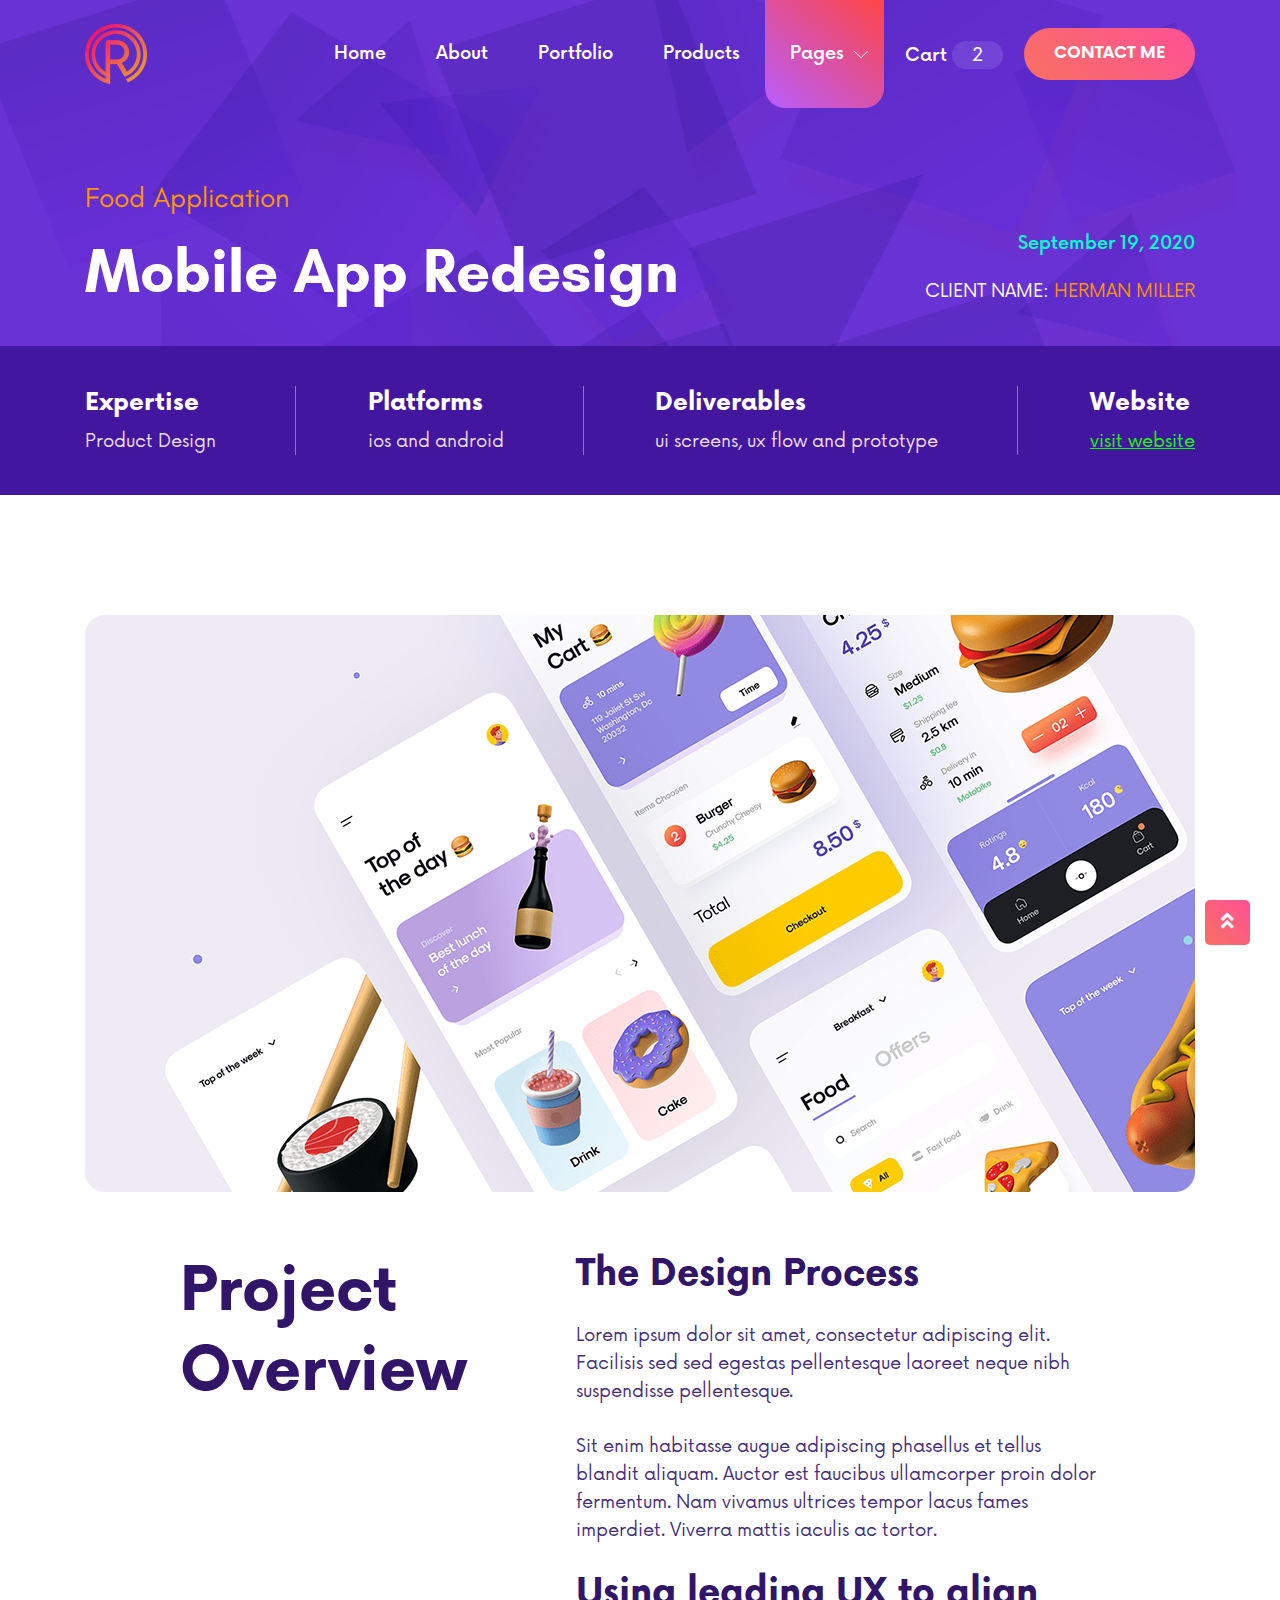
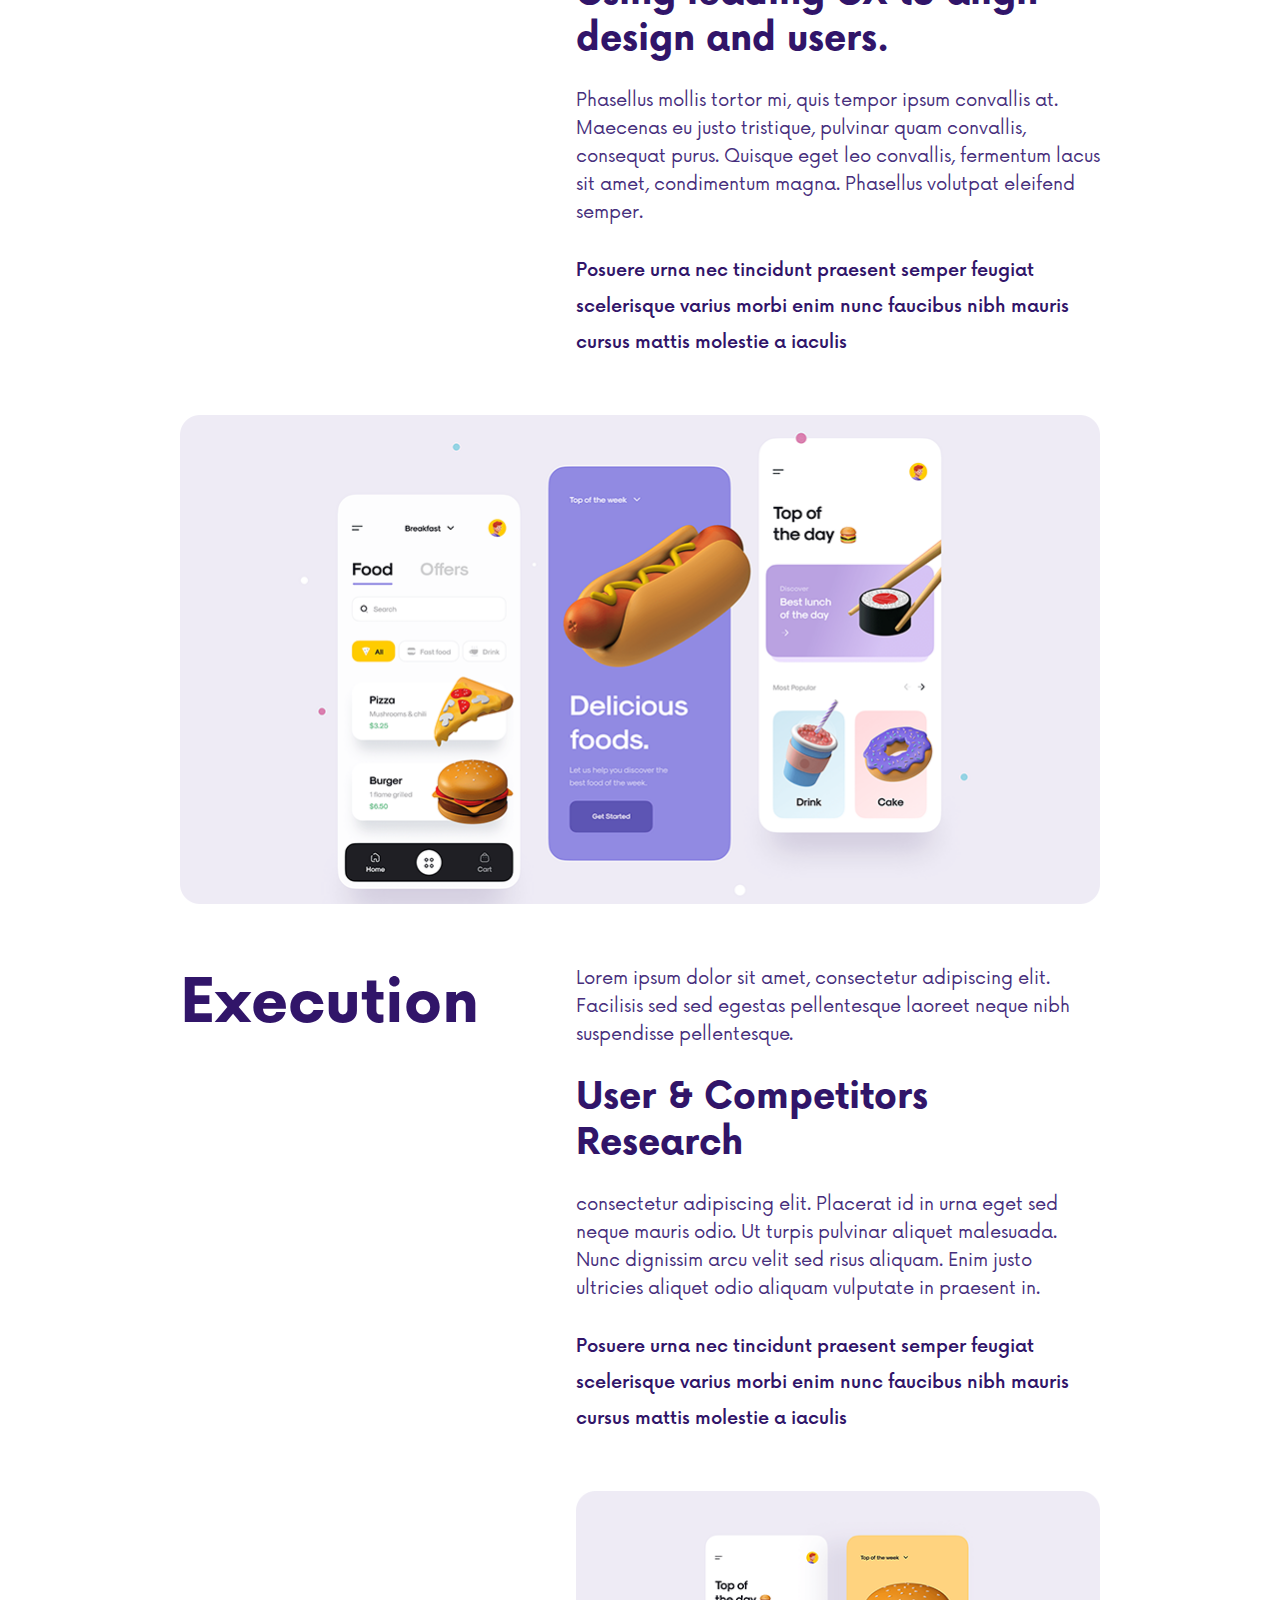
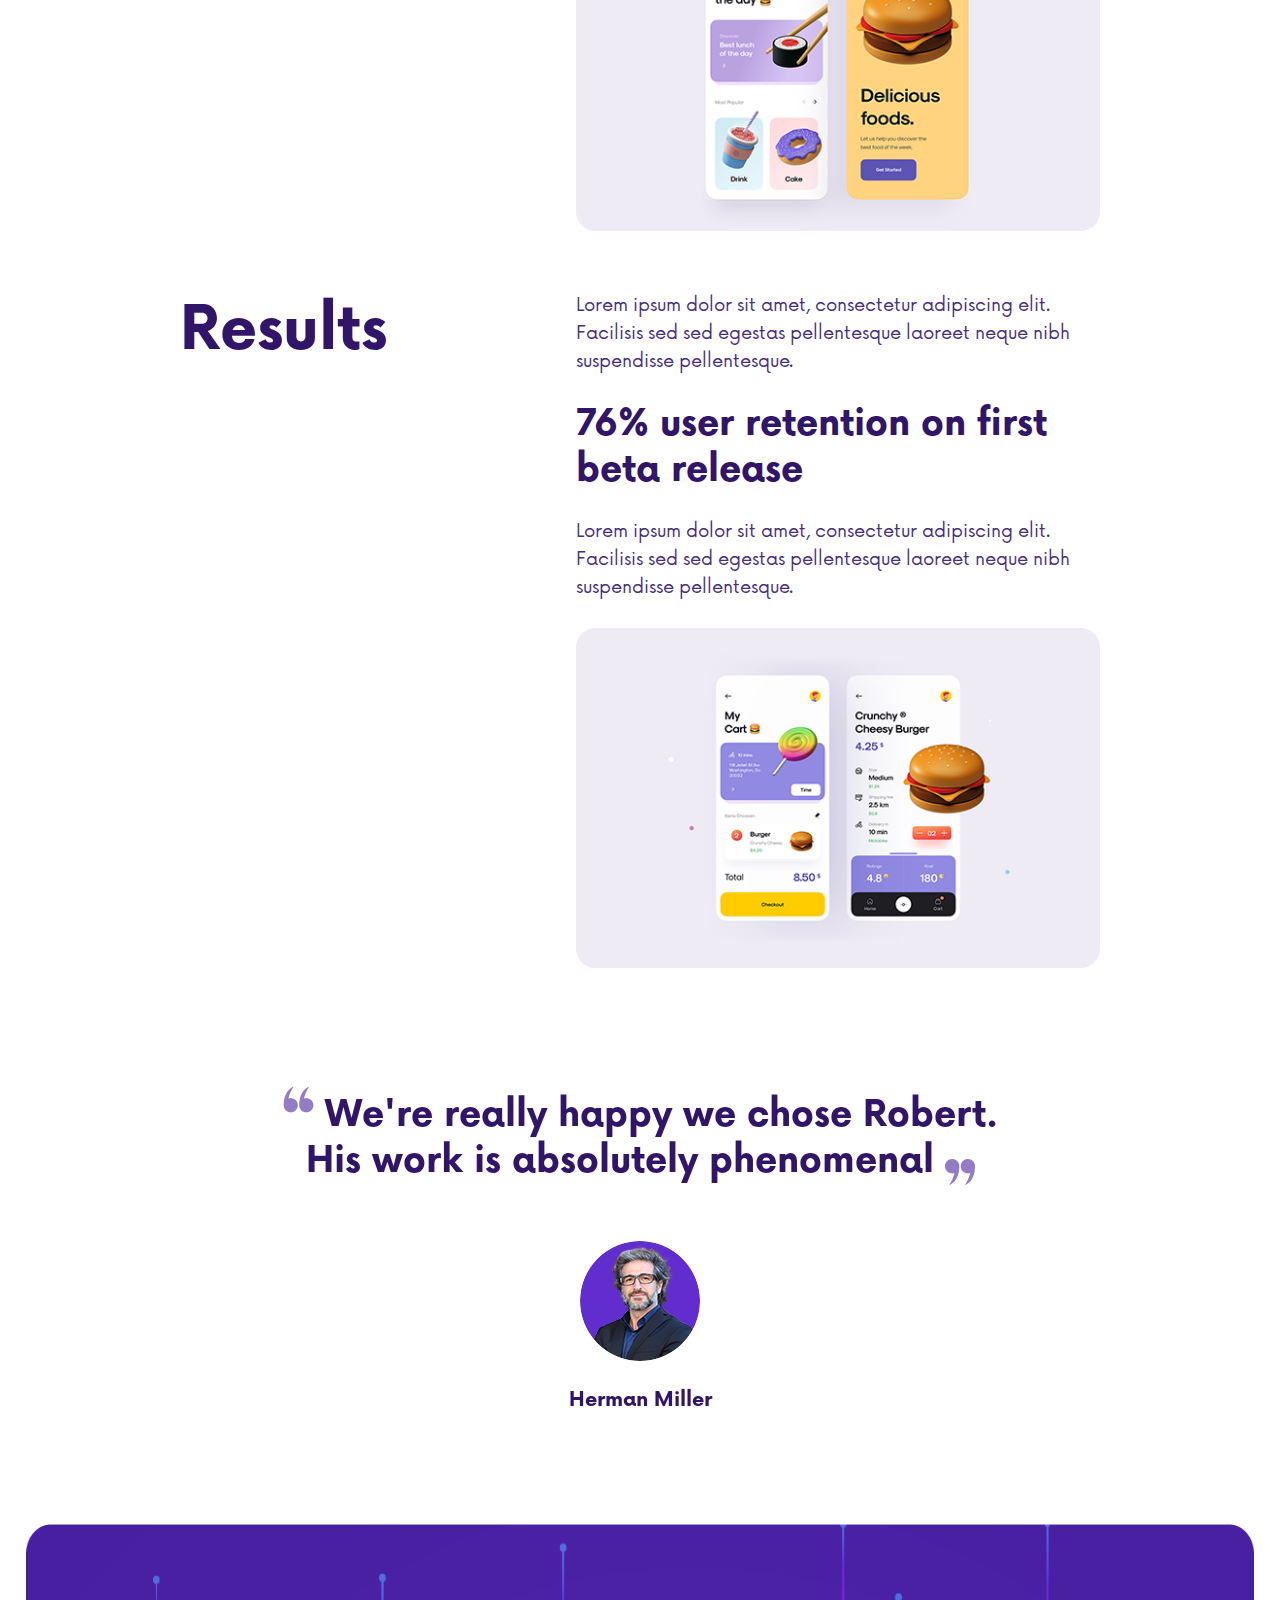
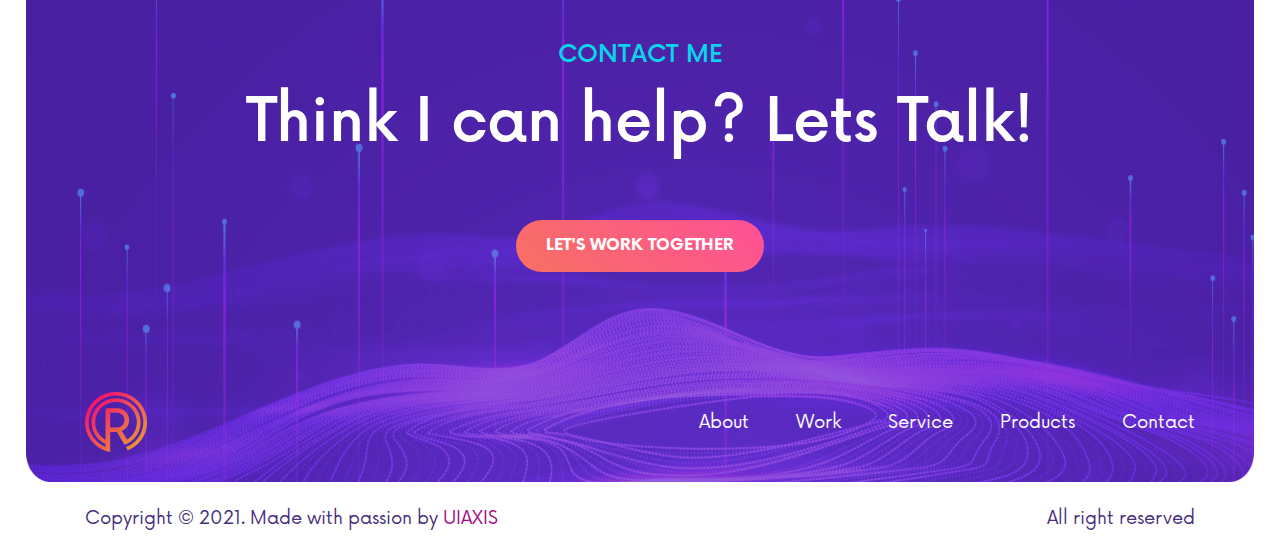
<file: portfolio-details.html>
<!DOCTYPE html>
<html lang="zxx">

<!-- Mirrored from pixner.net/readora/portfolio-details.html by HTTrack Website Copier/3.x [XR&CO'2014], Wed, 11 Jan 2023 15:15:39 GMT -->
<head>
    <meta charset="UTF-8">
	<meta http-equiv="X-UA-Compatible" content="IE=edge" />
    <meta name="viewport" content="width=device-width, initial-scale=1.0">
    <meta http-equiv="X-UA-Compatible" content="ie=edge">
    <title>Readora - Portfolio Template</title>

    <link rel="shortcut icon" href="images/fav.png" type="image/x-icon">
    <link rel="stylesheet" href="css/bootstrap.min.css">
    <link rel="stylesheet" href="css/fontawesome.min.css">
    <link rel="stylesheet" href="css/slick.css">
    <link rel="stylesheet" href="css/nice-select.css">
    <link rel="stylesheet" href="css/animate.css">
    <link rel="stylesheet" href="css/style.css">
</head>
<body>

    <!-- start preloader -->
    <div class="preloader" id="preloader"></div>
    <!-- end preloader -->

    <a href="#" class="scrollToTop"><i class="fas fa-angle-double-up"></i></a>

    <!-- header-section start -->
    <header id="header-section">
        <div class="overlay">
            <div class="container">
                <div class="row d-flex header-area">
                    <div class="logo-section flex-grow-1 d-flex align-items-center">
                        <a class="site-logo site-title" href="index.html"><img src="images/logo.png" alt="site-logo"></a>
                    </div>
                    <button class="navbar-toggler ml-auto collapsed" type="button" data-toggle="collapse" data-target="#navbarSupportedContent" aria-controls="navbarSupportedContent" aria-expanded="false" aria-label="Toggle navigation">
                        <i class="fas fa-bars"></i>
                    </button>
                    <nav class="navbar navbar-expand-lg p-0">
                        <div class="navbar-collapse collapse" id="navbarSupportedContent">
                            <ul class="navbar-nav main-menu ml-auto">
                                <li><a href="index.html">Home</a></li>
                                <li><a href="about.html">About</a></li>
                                <li><a href="portfolio.html">Portfolio</a></li>
                                <li><a href="products.html">Products</a></li>
                                <li class="menu_has_children"><a href="#0" class="active">Pages</a>
                                    <ul class="sub-menu">
                                        <li><a href="blog.html">Blog</a></li>
                                        <li><a href="blog-single.html">Blog Single</a></li>
                                        <li><a href="products-single.html">Products Single</a></li>
                                        <li><a href="portfolio-details.html">Portfolio Details</a></li>
                                        <li><a href="pricing.html">Pricing</a></li>
                                        <li><a href="cart.html">Cart</a></li>
                                    </ul>
                                </li>
                                <li class="cart-area">
                                    <button class="cart-toggle cart">
                                        Cart<span>2</span>
                                    </button>
                                    <div class="cart-menu">
                                        <div class="row">
                                            <div class="col-lg-12">
                                                <div class="cart-items">
                                                    <div class="dropdown-items d-flex">
                                                        <div class="image-area">
                                                            <img src="images/cart-image1.png" alt="image">
                                                        </div>
                                                        <div class="text-area">
                                                            <h5>Minimalistic Phone Mockup</h5>
                                                            <p class="qnt">Quantity: <span>1</span></p>
                                                            <p class="price">$<span>10.00</span></p>
                                                        </div>
                                                        <button type="button"><img src="images/close-icon.png" alt="image"></button>
                                                    </div>
                                                </div>
                                                <div class="cart-items">
                                                    <div class="dropdown-items d-flex">
                                                        <div class="image-area">
                                                            <img src="images/cart-image2.png" alt="image">
                                                        </div>
                                                        <div class="text-area">
                                                            <h5>Minimalistic Phone Mockup</h5>
                                                            <p class="qnt">Quantity: <span>1</span></p>
                                                            <p class="price">$<span>10.00</span></p>
                                                        </div>
                                                        <button type="button"><img src="images/close-icon.png" alt="image"></button>
                                                    </div>
                                                </div>
                                                <div class="total-order d-flex justify-content-between">
                                                    <p>Order total:</p>
                                                    <p class="dollar">$<span>20.00</span></p>
                                                </div>
                                                <div class="d-flex justify-content-center">
                                                    <a href="#" class="view">VIEW CART & CHECKOUT</a>
                                                </div>
                                            </div>
                                        </div>
                                    </div>
                                </li>
                            </ul>
                        </div>
                    </nav>
                    <div class="right-area header-action d-flex align-items-center">
                        <a href="contact.html" class="cmn-btn">Contact Me</a>
                    </div>
                </div>
            </div>
        </div>
    </header>
    <!-- header-section end -->
    
    <!-- inner banner start -->
    <section id="banner-section" class="inner-banner portfolio-details">
        <div class="banner-content d-flex align-items-center">
            <div class="container">
                <div class="row d-flex justify-content-end">
                    <div class="col-lg-8 col-md-8">
                        <div class="text-area">
                            <h2>Food Application</h2>
                            <h1>Mobile App Redesign</h1>
                        </div>
                    </div>
                    <div class="col-lg-4 col-md-4 d-flex justify-content-center justify-content-lg-end align-items-end text-right">
                        <div class="right-side">
                            <h5>September 19, 2020</h5>
                            <p>CLIENT NAME: <span>HERMAN MILLER</span></p>
                        </div>
                    </div>
                </div>
            </div>
        </div>
    </section>
    <!-- banner-section end -->

    <!-- banner bottom start -->
    <section id="banner-bottom" class="portfolio-details">
        <div class="container wow fadeInUp">
            <div class="row items d-flex align-items-center justify-content-between">
                <div class="single-item">
                    <h3>Expertise</h3>
                    <p>Product Design</p>
                </div>
                <div class="single-item">
                    <h3>Platforms</h3>
                    <p>ios and android</p>
                </div>
                <div class="single-item">
                    <h3>Deliverables</h3>
                    <p>ui screens, ux flow and prototype</p>
                </div>
                <div class="single-item">
                    <h3>Website</h3>
                    <p><a href="#">visit website</a></p>
                </div>
            </div>
        </div>
    </section>
    <!-- banner bottom end -->

    <!-- Project details start -->
    <section id="project-details">
        <div class="overlay pt-120 pb-120">
            <div class="container">
                <div class="row">
                    <div class="col-lg-12 wow fadeInUp">
                        <div class="main-content">
                            <img src="images/project-details-img1.png" alt="image">
                            <div class="row d-flex justify-content-center">
                                <div class="col-lg-10">
                                    <div class="row d-flex justify-content-between">
                                        <div class="col-lg-4">
                                            <h1 class="title">Project Overview</h1>
                                        </div>
                                        <div class="col-lg-7">
                                            <h1>The Design Process</h1>
                                            <p>Lorem ipsum dolor sit amet, consectetur adipiscing elit.
                                                Facilisis sed sed egestas pellentesque laoreet neque nibh 
                                                suspendisse pellentesque.</p>
                                            <p>Sit enim habitasse augue adipiscing phasellus et tellus blandit aliquam. Auctor est faucibus ullamcorper proin dolor 
                                                fermentum. Nam vivamus ultrices tempor lacus fames 
                                                imperdiet. Viverra mattis iaculis ac tortor.</p>
                                            <h1>Using leading UX to align design and users.</h1>
                                            <p>Phasellus mollis tortor mi, quis tempor ipsum convallis at. Maecenas eu justo tristique, pulvinar quam convallis,
                                                consequat purus. Quisque eget leo convallis, fermentum lacus sit amet, condimentum magna. Phasellus volutpat eleifend semper.</p>
                                            <h5>Posuere urna nec tincidunt praesent semper
                                                feugiat scelerisque varius morbi enim nunc faucibus
                                                nibh mauris cursus mattis molestie a iaculis</h5>
                                        </div>
                                    </div>
                                    <div class="img-area">
                                        <img src="images/project-details-img2.png" alt="image">
                                    </div>
                                    <div class="row d-flex justify-content-between">
                                        <div class="col-lg-4">
                                            <h1 class="title">Execution</h1>
                                        </div>
                                        <div class="col-lg-7">
                                            <p>Lorem ipsum dolor sit amet, consectetur adipiscing elit.
                                                Facilisis sed sed egestas pellentesque laoreet neque nibh 
                                                suspendisse pellentesque.</p>
                                            <h1>User & Competitors Research</h1>
                                            <p>consectetur adipiscing elit. Placerat id in urna eget sed neque mauris odio. Ut turpis pulvinar aliquet malesuada. Nunc dignissim arcu velit sed risus aliquam. Enim justo ultricies aliquet odio aliquam vulputate in praesent in.</p>
                                            <h5>Posuere urna nec tincidunt praesent semper
                                                feugiat scelerisque varius morbi enim nunc faucibus
                                                nibh mauris cursus mattis molestie a iaculis</h5>
                                            <img src="images/project-details-img3.png" alt="image">
                                        </div>
                                    </div>
                                    <div class="row d-flex justify-content-between">
                                        <div class="col-lg-4">
                                            <h1 class="title">Results</h1>
                                        </div>
                                        <div class="col-lg-7">
                                            <p>Lorem ipsum dolor sit amet, consectetur adipiscing elit.
                                                Facilisis sed sed egestas pellentesque laoreet neque nibh 
                                                suspendisse pellentesque.</p>
                                            <h1>76% user retention on first beta release</h1>
                                            <p>Lorem ipsum dolor sit amet, consectetur adipiscing elit.
                                                Facilisis sed sed egestas pellentesque laoreet neque nibh 
                                                suspendisse pellentesque.</p>
                                            <img src="images/project-details-img4.png" alt="image">
                                        </div>
                                    </div>
                                    <div class="row d-flex justify-content-center">
                                        <div class="col-lg-10">
                                            <div class="project-carousel">
                                                <div class="col">
                                                    <div class="single-item">
                                                        <h1>
                                                            <sup><img src="images/q-icon1.png" alt="image" class="q-icon"></sup>
                                                            We're really happy we chose Robert. His work is absolutely phenomenal
                                                            <sub><img src="images/q-icon2.png" alt="image" class="q-icon"></sub>
                                                        </h1>
                                                        <img src="images/user-1.png" alt="image">
                                                        <h4>Herman Miller</h4>
                                                    </div>
                                                </div>
                                                <div class="col">
                                                    <div class="single-item">
                                                        <h1>
                                                            <sup><img src="images/q-icon1.png" alt="image" class="q-icon"></sup>
                                                            We're really happy we chose Robert. His work is absolutely phenomenal
                                                            <sub><img src="images/q-icon2.png" alt="image" class="q-icon"></sub>
                                                        </h1>
                                                        <img src="images/user-1.png" alt="image">
                                                        <h4>Herman Miller</h4>
                                                    </div>
                                                </div>
                                            </div>
                                        </div>
                                    </div>
                                </div>
                            </div>
                        </div>
                    </div>
                </div>
            </div>
        </div>
    </section>
    <!-- Project details end -->

    <!-- footer-section start -->
    <footer id="footer-section">
        <div class="overlay pt-120">
            <div class="container">
                <div class="row">
                    <div class="col-lg-12 d-flex justify-content-center">
                        <div class="section-header pb-120 text-center">
                            <h4 class="sub-title-alt">Contact Me</h4>
                            <h3 class="title">Think I can help? Lets Talk!</h3>
                            <a href="contact.html" class="cmn-btn">Let's Work Together</a>
                        </div>
                    </div>
                </div>
                <div class="bottom-area">
                    <div class="row d-flex justify-content-between">
                        <div class="col-lg-4 col-md-4 col-sm-4 d-flex align-items-center justify-cen">
                            <a href="index.html">
                                <img src="images/logo.png" alt="logo">
                            </a>
                        </div>
                        <div class="col-lg-8 col-md-8 col-sm-8 d-flex align-items-center justify-content-end justify-cen">
                            <ul class="d-flex">
                                <li><a href="about.html">About</a></li>
                                <li><a href="portfolio.html">Work</a></li>
                                <li><a href="portfolio.html">Service</a></li>
                                <li><a href="products.html">Products</a></li>
                                <li><a href="contact.html">Contact</a></li>
                            </ul>
                        </div>
                    </div>
                </div>
            </div>
        </div>
        <div class="footer-bottom">
            <div class="container">
                <div class="main-content">
                    <div class="row d-flex justify-content-center">
                        <div class="col-lg-8 col-md-8 col-sm-12 d-flex justify-content-start justify-cen">
                            <div class="left-area">
                                <p>Copyright © 2021. Made with passion by <a href="https://themeforest.net/user/uiaxis">UIAXIS</a></p>
                            </div>
                        </div>
                        <div class="col-lg-4 col-md-4 col-sm-12 d-flex justify-content-end justify-cen">
                            <div class="right-area">
                                <p>All right reserved</p>
                            </div>
                        </div>
                    </div>
                </div>
            </div>
        </div>
    </footer>
    <!-- footer-section end -->

<script src="js/jquery-3.5.1.min.js"></script>
<script src="js/bootstrap.min.js"></script>
<script src="js/slick.js"></script>
<script src="js/jquery.nice-select.min.js"></script>
<script src="js/fontawesome.js"></script>
<script src="js/jquery.counterup.min.js"></script>
<script src="js/jquery.waypoints.min.js"></script>
<script src="js/wow.js"></script>
<script src="js/main.js"></script>

</body>

<!-- Mirrored from pixner.net/readora/portfolio-details.html by HTTrack Website Copier/3.x [XR&CO'2014], Wed, 11 Jan 2023 15:15:45 GMT -->
</html>
</file>
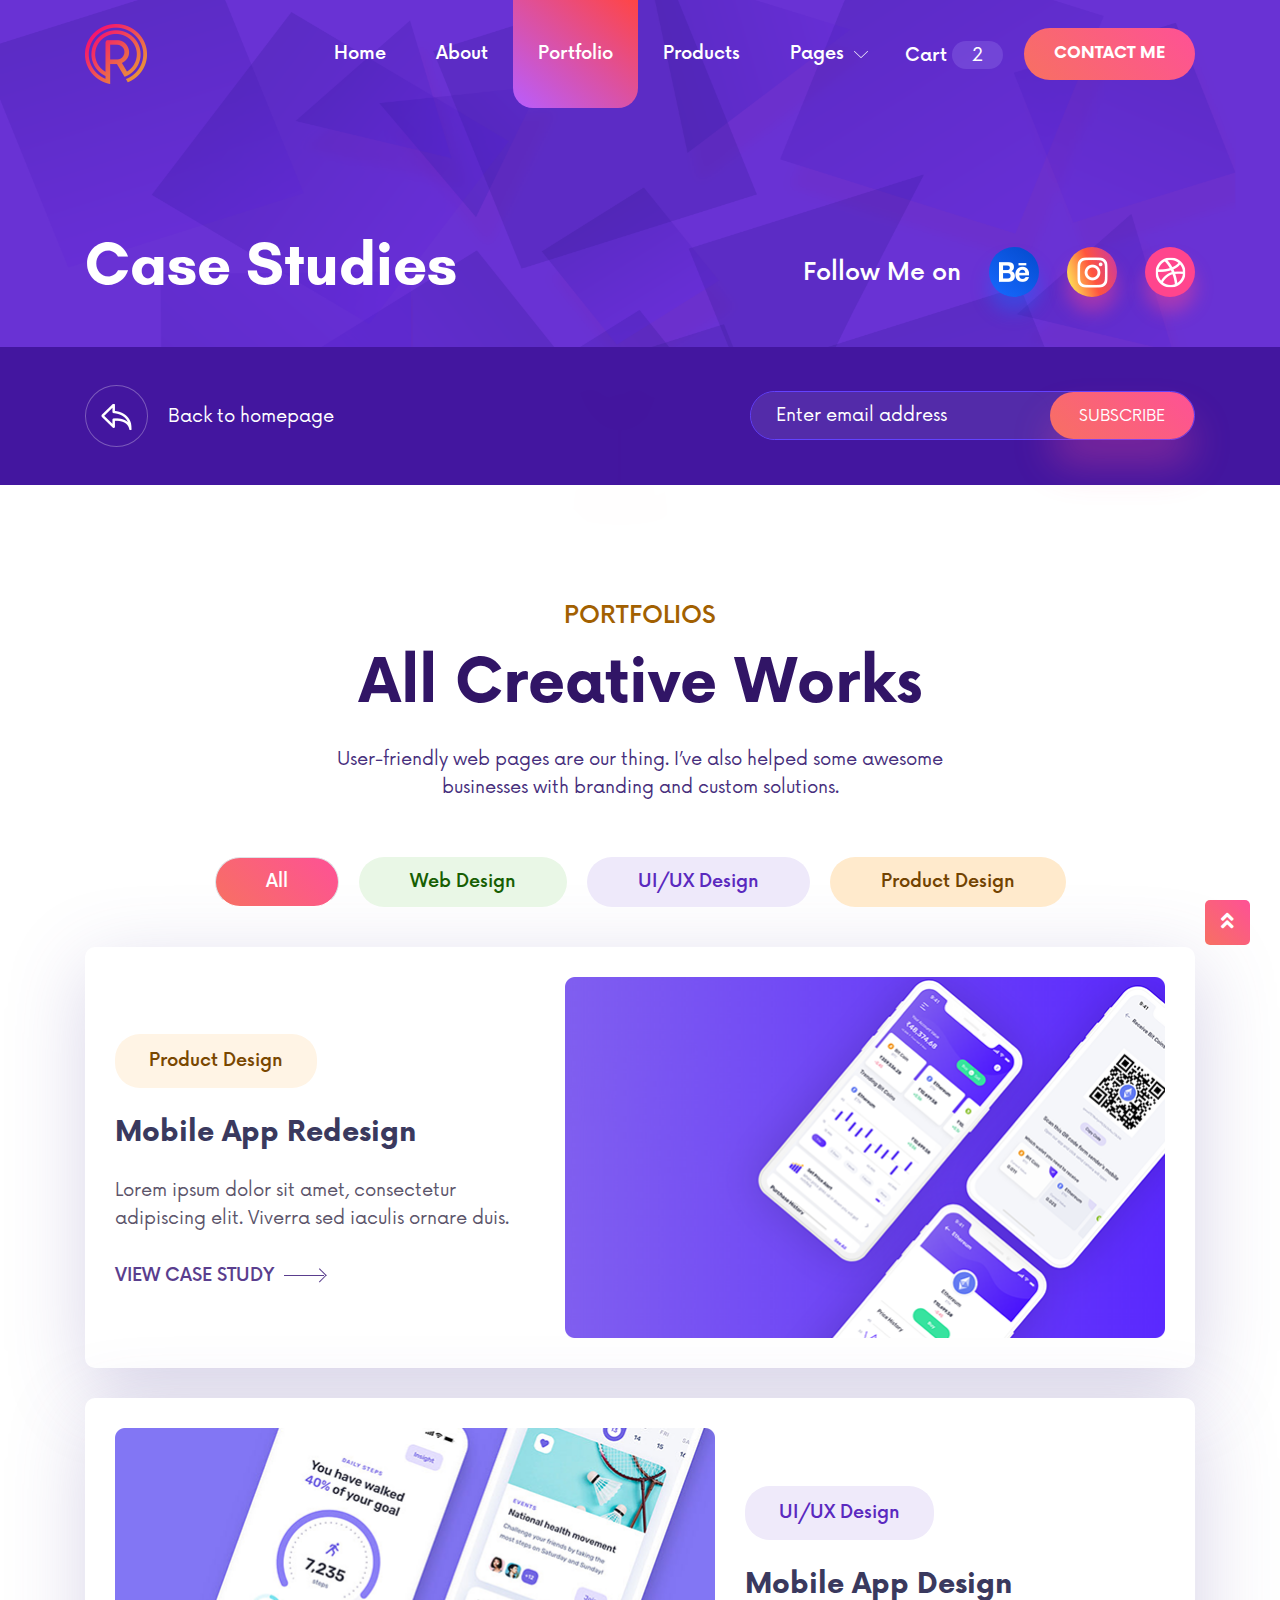
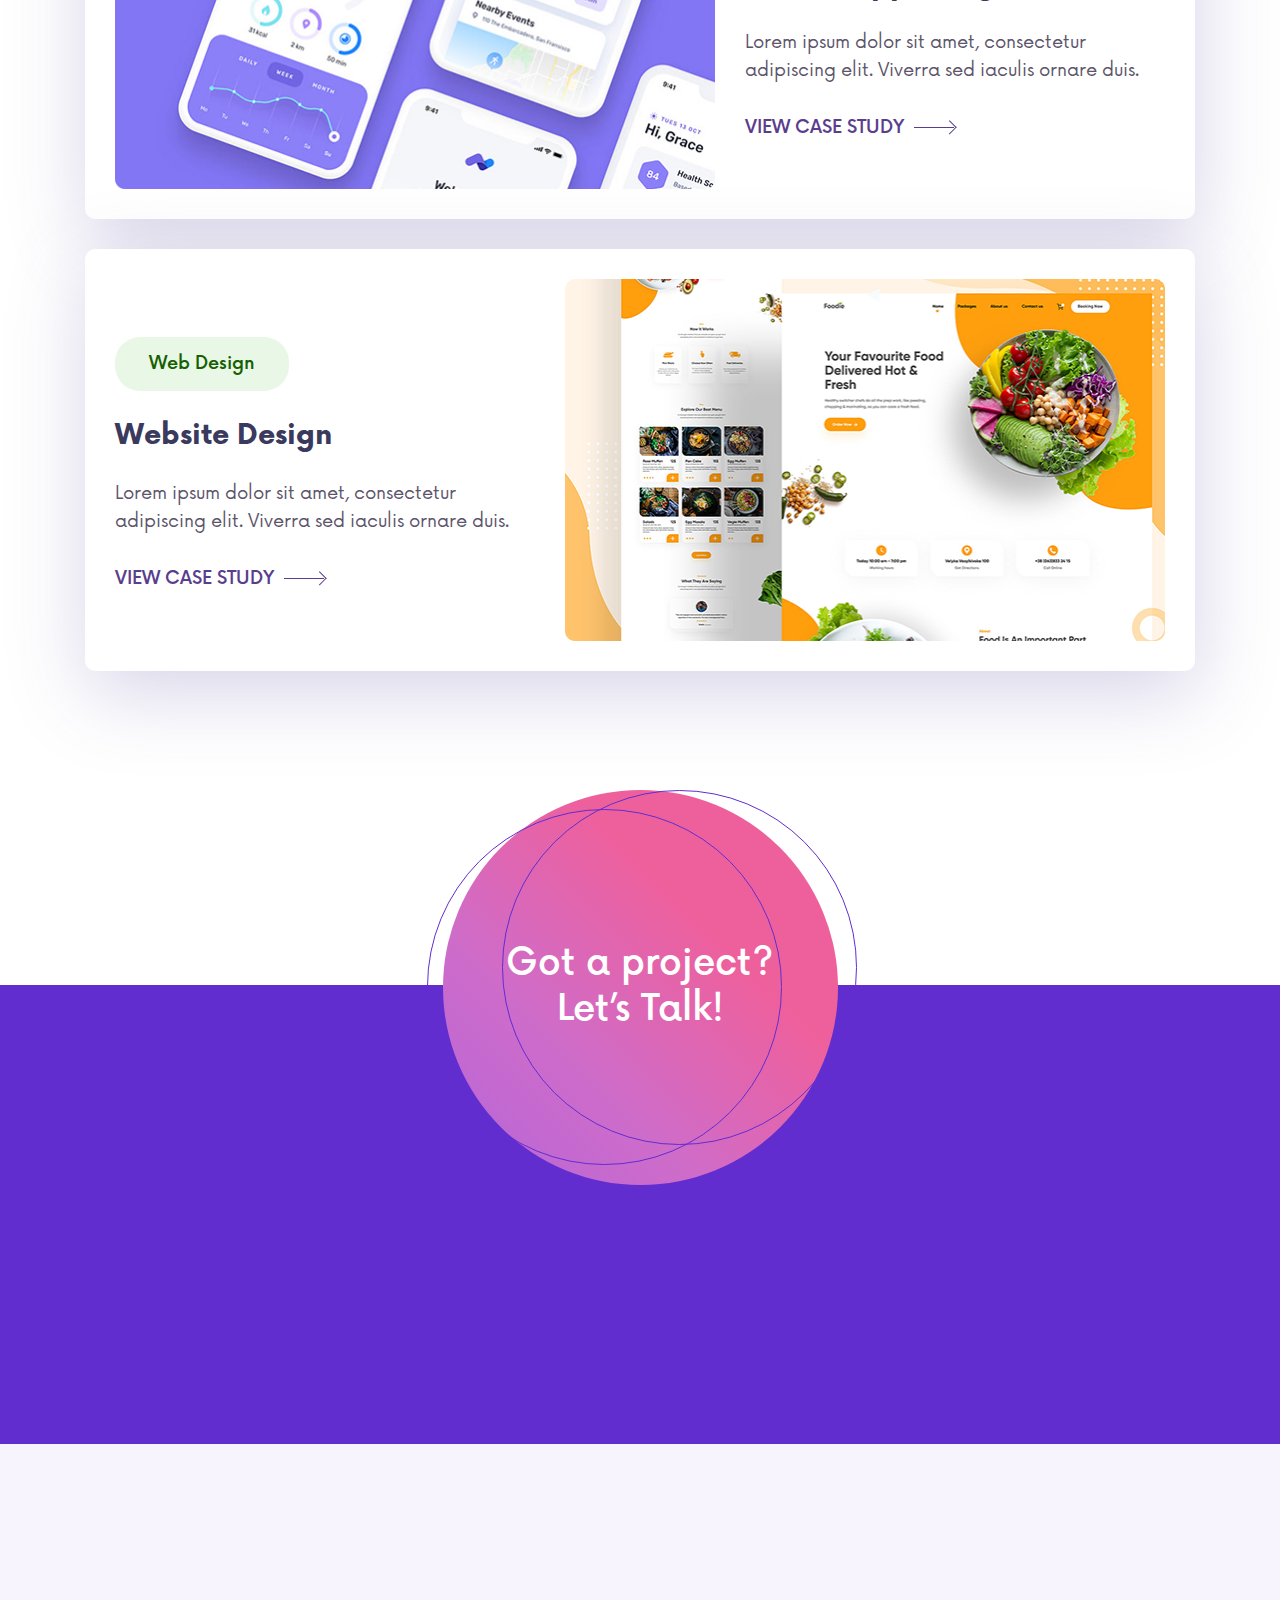
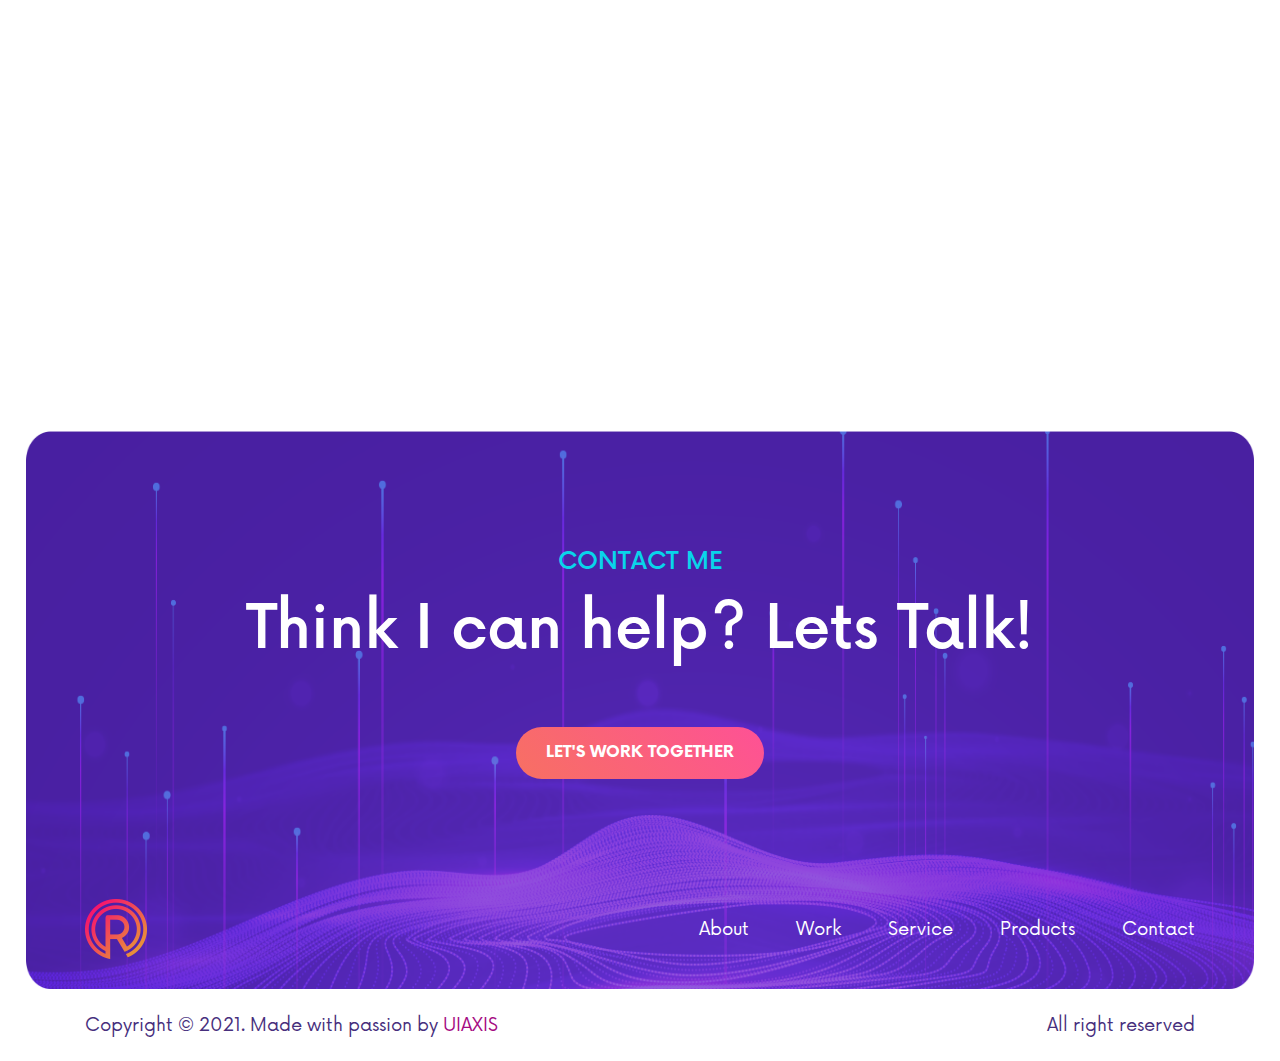
<file: portfolio.html>
<!DOCTYPE html>
<html lang="zxx">

<!-- Mirrored from pixner.net/readora/portfolio.html by HTTrack Website Copier/3.x [XR&CO'2014], Wed, 11 Jan 2023 15:15:16 GMT -->
<head>
    <meta charset="UTF-8">
	<meta http-equiv="X-UA-Compatible" content="IE=edge" />
    <meta name="viewport" content="width=device-width, initial-scale=1.0">
    <meta http-equiv="X-UA-Compatible" content="ie=edge">
    <title>Readora - Portfolio Template</title>

    <link rel="shortcut icon" href="images/fav.png" type="image/x-icon">
    <link rel="stylesheet" href="css/bootstrap.min.css">
    <link rel="stylesheet" href="css/fontawesome.min.css">
    <link rel="stylesheet" href="css/slick.css">
    <link rel="stylesheet" href="css/nice-select.css">
    <link rel="stylesheet" href="css/animate.css">
    <link rel="stylesheet" href="css/style.css">
</head>
<body>

    <!-- start preloader -->
    <div class="preloader" id="preloader"></div>
    <!-- end preloader -->

    <a href="#" class="scrollToTop"><i class="fas fa-angle-double-up"></i></a>

    <!-- header-section start -->
    <header id="header-section">
        <div class="overlay">
            <div class="container">
                <div class="row d-flex header-area">
                    <div class="logo-section flex-grow-1 d-flex align-items-center">
                        <a class="site-logo site-title" href="index.html"><img src="images/logo.png" alt="site-logo"></a>
                    </div>
                    <button class="navbar-toggler ml-auto collapsed" type="button" data-toggle="collapse" data-target="#navbarSupportedContent" aria-controls="navbarSupportedContent" aria-expanded="false" aria-label="Toggle navigation">
                        <i class="fas fa-bars"></i>
                    </button>
                    <nav class="navbar navbar-expand-lg p-0">
                        <div class="navbar-collapse collapse" id="navbarSupportedContent">
                            <ul class="navbar-nav main-menu ml-auto">
                                <li><a href="index.html">Home</a></li>
                                <li><a href="about.html">About</a></li>
                                <li><a href="portfolio.html" class="active">Portfolio</a></li>
                                <li><a href="products.html">Products</a></li>
                                <li class="menu_has_children"><a href="#0">Pages</a>
                                    <ul class="sub-menu">
                                        <li><a href="blog.html">Blog</a></li>
                                        <li><a href="blog-single.html">Blog Single</a></li>
                                        <li><a href="products-single.html">Products Single</a></li>
                                        <li><a href="portfolio-details.html">Portfolio Details</a></li>
                                        <li><a href="pricing.html">Pricing</a></li>
                                        <li><a href="cart.html">Cart</a></li>
                                    </ul>
                                </li>
                                <li class="cart-area">
                                    <button class="cart-toggle cart">
                                        Cart<span>2</span>
                                    </button>
                                    <div class="cart-menu">
                                        <div class="row">
                                            <div class="col-lg-12">
                                                <div class="cart-items">
                                                    <div class="dropdown-items d-flex">
                                                        <div class="image-area">
                                                            <img src="images/cart-image1.png" alt="image">
                                                        </div>
                                                        <div class="text-area">
                                                            <h5>Minimalistic Phone Mockup</h5>
                                                            <p class="qnt">Quantity: <span>1</span></p>
                                                            <p class="price">$<span>10.00</span></p>
                                                        </div>
                                                        <button type="button"><img src="images/close-icon.png" alt="image"></button>
                                                    </div>
                                                </div>
                                                <div class="cart-items">
                                                    <div class="dropdown-items d-flex">
                                                        <div class="image-area">
                                                            <img src="images/cart-image2.png" alt="image">
                                                        </div>
                                                        <div class="text-area">
                                                            <h5>Minimalistic Phone Mockup</h5>
                                                            <p class="qnt">Quantity: <span>1</span></p>
                                                            <p class="price">$<span>10.00</span></p>
                                                        </div>
                                                        <button type="button"><img src="images/close-icon.png" alt="image"></button>
                                                    </div>
                                                </div>
                                                <div class="total-order d-flex justify-content-between">
                                                    <p>Order total:</p>
                                                    <p class="dollar">$<span>20.00</span></p>
                                                </div>
                                                <div class="d-flex justify-content-center">
                                                    <a href="#" class="view">VIEW CART & CHECKOUT</a>
                                                </div>
                                            </div>
                                        </div>
                                    </div>
                                </li>
                            </ul>
                        </div>
                    </nav>
                    <div class="right-area header-action d-flex align-items-center">
                        <a href="contact.html" class="cmn-btn">Contact Me</a>
                    </div>
                </div>
            </div>
        </div>
    </header>
    <!-- header-section end -->
    
    <!-- inner banner start -->
    <section id="banner-section" class="inner-banner portfolio">
        <div class="banner-content d-flex align-items-center">
            <div class="container">
                <div class="row d-flex justify-content-end">
                    <div class="col-lg-6">
                        <div class="text-area">
                            <h1>Case Studies</h1>
                        </div>
                    </div>
                    <div class="col-lg-6">
                        <div class="text-area">
                            <div class="social-area d-flex align-items-center justify-content-center justify-content-lg-end">
                                <h3>Follow Me on</h3>
                                <div class="social d-flex">
                                    <a href="#" class="single-icon behance"><img src="images/social-Icon3.png" alt="social"></a>
                                    <a href="#" class="single-icon instagram"><img src="images/social-Icon2.png" alt="social"></a>
                                    <a href="#" class="single-icon dribbble"><img src="images/social-Icon1.png" alt="social"></a>
                                </div>
                            </div>
                        </div>
                    </div>
                </div>
            </div>
        </div>
    </section>
    <!-- banner-section end -->

    <!-- banner bottom start -->
    <section id="banner-bottom" class="portfolio">
        <div class="container">
            <div class="row d-flex align-items-center justify-content-between">
                <div class="col-lg-5 col-md-6 text-center">
                    <div class="left-icon">
                        <a href="index.html" class="d-flex align-items-center">
                            <span><img src="images/back-icon.png" alt="icon"></span>
                            Back to homepage
                        </a>
                    </div>
                </div>
                <div class="col-lg-5 col-md-6">
                    <form action="#">
                        <div class="subscribe d-flex justify-content-between">
                            <input type="email" placeholder="Enter email address" autocomplete="off">
                            <button class="subscribe-btn">Subscribe</button>
                        </div>
                    </form>
                </div>
            </div>
        </div>
    </section>
    <!-- banner bottom end -->

    <!-- Latest Project start -->
    <section id="latest-project" class="portfolio">
        <div class="overlay pt-120 pb-120">
            <div class="container wow fadeInUp">
                <div class="row justify-content-center text-center">
                    <div class="col-lg-7">
                        <div class="section-header">
                            <h4 class="sub-title">Portfolios</h4>
                            <h3 class="title">All Creative Works</h3>
                            <p>User-friendly web pages are our thing. I’ve also helped some
                                awesome businesses with branding and custom solutions.</p>
                        </div>
                    </div>
                </div>
                <div class="row">
                    <div class="col-lg-12">
                        <ul class="nav nav-tabs" id="myTab" role="tablist">
                            <li class="nav-item">
                                <a class="nav-link all active" id="all-tab" data-toggle="tab" href="#all" role="tab" aria-controls="all" aria-selected="true">All</a>
                            </li>
                            <li class="nav-item">
                                <a class="nav-link design" id="web-design-tab" data-toggle="tab" href="#web-design" role="tab" aria-controls="web-design" aria-selected="false">Web Design</a>
                            </li>
                            <li class="nav-item">
                                <a class="nav-link ui-ux" id="ui-ux-tab" data-toggle="tab" href="#ui-ux" role="tab" aria-controls="ui-ux" aria-selected="false">UI/UX Design</a>
                            </li>
                            <li class="nav-item">
                                <a class="nav-link product" id="product-tab" data-toggle="tab" href="#product" role="tab" aria-controls="product" aria-selected="false">Product Design</a>
                            </li>
                        </ul>
                        <div class="tab-content" id="myTabContent">
                            <div class="tab-pane fade show active" id="all" role="tabpanel" aria-labelledby="all-tab">
                                <div class="single-item">
                                    <div class="row d-flex justify-content-between">
                                        <div class="col-lg-5 col-md-5 d-flex align-items-center">
                                            <div class="text-area">
                                                <h5>Product Design</h5>
                                                <a href="portfolio-details.html"><h2>Mobile App Redesign</h2></a>
                                                <p>Lorem ipsum dolor sit amet, consectetur
                                                    adipiscing elit. Viverra sed iaculis ornare duis.</p>
                                                <a href="portfolio-details.html" class="cmn-btn-second">View Case Study
                                                    <span class="btn-icon"></span>
                                                </a>
                                            </div>
                                        </div>
                                        <div class="col-lg-7 col-md-7 d-flex align-items-center">
                                            <div class="right-area">
                                                <img src="images/latest-project1.png" alt="image">
                                            </div>
                                        </div>
                                    </div>
                                </div>
                                <div class="single-item">
                                    <div class="row d-flex justify-content-between">
                                        <div class="col-lg-7 col-md-7 d-flex align-items-center">
                                            <div class="right-area mid">
                                                <img src="images/latest-project2.png" alt="image">
                                            </div>
                                        </div>
                                        <div class="col-lg-5 col-md-5 d-flex align-items-center">
                                            <div class="text-area">
                                                <h5 class="mid">UI/UX Design</h5>
                                                <a href="portfolio-details.html"><h2>Mobile App Design</h2></a>
                                                <p>Lorem ipsum dolor sit amet, consectetur
                                                    adipiscing elit. Viverra sed iaculis ornare duis.</p>
                                                <a href="portfolio-details.html" class="cmn-btn-second">View Case Study
                                                    <span class="btn-icon"></span>
                                                </a>
                                            </div>
                                        </div>
                                    </div>
                                </div>
                                <div class="single-item">
                                    <div class="row d-flex justify-content-between">
                                        <div class="col-lg-5 col-md-5 d-flex align-items-center">
                                            <div class="text-area">
                                                <h5 class="last">Web Design</h5>
                                                <a href="portfolio-details.html"><h2>Website Design</h2></a>
                                                <p>Lorem ipsum dolor sit amet, consectetur
                                                    adipiscing elit. Viverra sed iaculis ornare duis.</p>
                                                <a href="portfolio-details.html" class="cmn-btn-second">View Case Study
                                                    <span class="btn-icon"></span>
                                                </a>
                                            </div>
                                        </div>
                                        <div class="col-lg-7 col-md-7 d-flex align-items-center">
                                            <div class="right-area">
                                                <img src="images/latest-project3.png" alt="image">
                                            </div>
                                        </div>
                                    </div>
                                </div>
                            </div>
                            <div class="tab-pane fade" id="web-design" role="tabpanel" aria-labelledby="web-design-tab">
                                <div class="single-item">
                                    <div class="row d-flex justify-content-between">
                                        <div class="col-lg-5 col-md-5 d-flex align-items-center">
                                            <div class="text-area">
                                                <h5 class="last">Web Design</h5>
                                                <a href="portfolio-details.html"><h2>Website Design</h2></a>
                                                <p>Lorem ipsum dolor sit amet, consectetur
                                                    adipiscing elit. Viverra sed iaculis ornare duis.</p>
                                                <a href="portfolio-details.html" class="cmn-btn-second">View Case Study
                                                    <span class="btn-icon"></span>
                                                </a>
                                            </div>
                                        </div>
                                        <div class="col-lg-7 col-md-7 d-flex align-items-center">
                                            <div class="right-area">
                                                <img src="images/latest-project3.png" alt="image">
                                            </div>
                                        </div>
                                    </div>
                                </div>
                            </div>
                            <div class="tab-pane fade" id="ui-ux" role="tabpanel" aria-labelledby="ui-ux-tab">
                                <div class="single-item">
                                    <div class="row d-flex justify-content-between">
                                        <div class="col-lg-7 col-md-7 d-flex align-items-center">
                                            <div class="right-area mid">
                                                <img src="images/latest-project2.png" alt="image">
                                            </div>
                                        </div>
                                        <div class="col-lg-5 col-md-5 d-flex align-items-center">
                                            <div class="text-area">
                                                <h5 class="mid">UI/UX Design</h5>
                                                <a href="portfolio-details.html"><h2>Mobile App Design</h2></a>
                                                <p>Lorem ipsum dolor sit amet, consectetur
                                                    adipiscing elit. Viverra sed iaculis ornare duis.</p>
                                                <a href="portfolio-details.html" class="cmn-btn-second">View Case Study
                                                    <span class="btn-icon"></span>
                                                </a>
                                            </div>
                                        </div>
                                    </div>
                                </div>
                            </div>
                            <div class="tab-pane fade" id="product" role="tabpanel" aria-labelledby="product-tab">
                                <div class="single-item">
                                    <div class="row d-flex justify-content-between">
                                        <div class="col-lg-5 col-md-5 d-flex align-items-center">
                                            <div class="text-area">
                                                <h5>Product Design</h5>
                                                <a href="portfolio-details.html"><h2>Mobile App Redesign</h2></a>
                                                <p>Lorem ipsum dolor sit amet, consectetur
                                                    adipiscing elit. Viverra sed iaculis ornare duis.</p>
                                                <a href="portfolio-details.html" class="cmn-btn-second">View Case Study
                                                    <span class="btn-icon"></span>
                                                </a>
                                            </div>
                                        </div>
                                        <div class="col-lg-7 col-md-7 d-flex align-items-center">
                                            <div class="right-area">
                                                <img src="images/latest-project1.png" alt="image">
                                            </div>
                                        </div>
                                    </div>
                                </div>
                            </div>
                        </div>
                    </div>
                </div>
            </div>
        </div>
    </section>
    <!-- Latest Project end -->

    <!-- Now Your Turn start -->
    <section id="now-your-turn" class="about portfolio">
        <div class="overlay pt-120 pb-120">
            <div class="container">
                <div class="row">
                    <div class="col-lg-12 d-flex justify-content-center">
                        <div class="top-area d-flex justify-content-center align-items-center text-center">
                            <h1>Got a project? Let’s Talk!</h1>
                        </div>
                    </div>
                </div>
            </div>
        </div>
        <div class="bottom-area wow fadeInUp">
            <div class="container">
                <div class="row">
                    <div class="col-lg-3 col-md-6 col-sm-6">
                        <div class="single-item">
                            <span class="counter">58</span>
                            <h5>Happy Clients</h5>
                        </div>
                    </div>
                    <div class="col-lg-3 col-md-6 col-sm-6">
                        <div class="single-item second">
                            <span class="counter">16</span>
                            <h5>Years Experience</h5>
                        </div>
                    </div>
                    <div class="col-lg-3 col-md-6 col-sm-6">
                        <div class="single-item third">
                            <span class="counter">30</span>
                            <span>k</span>
                            <h5>Hours Worked</h5>
                        </div>
                    </div>
                    <div class="col-lg-3 col-md-6 col-sm-6">
                        <div class="single-item fourth">
                            <span class="counter">5</span>
                            <h5>Awards Won</h5>
                        </div>
                    </div>
                </div>
            </div>
        </div>
    </section>
    <!-- Now Your Turn end -->

    <!-- Testimonials start -->
    <section id="testimonials" class="portfolio">
        <div class="overlay pt-120 pb-120">
            <div class="container pt-120 wow fadeInUp">
                <div class="row justify-content-center">
                    <div class="col-lg-6">
                        <div class="section-header text-center">
                            <h4 class="sub-title">What people say</h4>
                            <h3 class="title">Trusted by brands all over the world</h3>
                            <p>User-friendly web pages are our thing. I’ve also helped some
                                awesome businesses with branding and custom solutions.</p>
                        </div>
                    </div>
                </div>
                <div class="testimonials-carousel">
                    <div class="col">
                        <div class="row d-flex justify-content-between">
                            <div class="col-lg-5">
                                <div class="left-area">
                                    <img src="images/testimonials-user.png" alt="image">
                                </div>
                            </div>
                            <div class="col-lg-6 d-flex align-items-center">
                                <div class="text-area">
                                    <h3>Robert Wood has helped our business deliver
                                        incredible results, leading success for our
                                        UI & UX</h3>
                                    <p>Lorem ipsum dolor sit amet, consectetur adipiscing elit. Sed semper, sapien sit amet scelerisque laoreet, eros justo congue neque, in maximus tellus velit vitae lacus.</p>
                                    <h4>Byron Burns <span>CEO @APPLE</span></h4>
                                </div>
                            </div>
                        </div>
                    </div>
                    <div class="col">
                        <div class="row d-flex justify-content-between">
                            <div class="col-lg-5">
                                <div class="left-area">
                                    <img src="images/testimonials-user-2.png" alt="image">
                                </div>
                            </div>
                            <div class="col-lg-6 d-flex align-items-center">
                                <div class="text-area">
                                    <h3>Robert Wood has helped our business deliver
                                        incredible results, leading success for our
                                        UI & UX</h3>
                                    <p>Lorem ipsum dolor sit amet, consectetur adipiscing elit. Sed semper, sapien sit amet scelerisque laoreet, eros justo congue neque, in maximus tellus velit vitae lacus.</p>
                                    <h4>Byron Burns <span>CEO @APPLE</span></h4>
                                </div>
                            </div>
                        </div>
                    </div>
                    <div class="col">
                        <div class="row d-flex justify-content-between">
                            <div class="col-lg-5">
                                <div class="left-area">
                                    <img src="images/testimonials-user-3.png" alt="image">
                                </div>
                            </div>
                            <div class="col-lg-6 d-flex align-items-center">
                                <div class="text-area">
                                    <h3>Robert Wood has helped our business deliver
                                        incredible results, leading success for our
                                        UI & UX</h3>
                                    <p>Lorem ipsum dolor sit amet, consectetur adipiscing elit. Sed semper, sapien sit amet scelerisque laoreet, eros justo congue neque, in maximus tellus velit vitae lacus.</p>
                                    <h4>Byron Burns <span>CEO @APPLE</span></h4>
                                </div>
                            </div>
                        </div>
                    </div>
                    <div class="col">
                        <div class="row d-flex justify-content-between">
                            <div class="col-lg-5">
                                <div class="left-area">
                                    <img src="images/testimonials-user.png" alt="image">
                                </div>
                            </div>
                            <div class="col-lg-6 d-flex align-items-center">
                                <div class="text-area">
                                    <h3>Robert Wood has helped our business deliver
                                        incredible results, leading success for our
                                        UI & UX</h3>
                                    <p>Lorem ipsum dolor sit amet, consectetur adipiscing elit. Sed semper, sapien sit amet scelerisque laoreet, eros justo congue neque, in maximus tellus velit vitae lacus.</p>
                                    <h4>Byron Burns <span>CEO @APPLE</span></h4>
                                </div>
                            </div>
                        </div>
                    </div>
                </div>
            </div>
        </div>
    </section>
    <!-- Testimonials end -->

    <!-- faq start -->
    <section id="faq-section">
        <div class="overlay pt-120 pb-120">
            <div class="container wow fadeInUp">
                <div class="row justify-content-center text-center">
                    <div class="col-lg-9">
                        <div class="section-header">
                            <h4 class="sub-title">A few things</h4>
                            <h3 class="title">Clients Normally Ask Me:</h3>
                            <p>If you haven’t found an answer to your question, contact us</p>
                        </div>
                    </div>
                </div>
                <div class="row d-flex justify-content-center">
                    <div class="col-lg-8">
                        <div id="accordion-one">
                            <div class="card">
                                <div class="card-header" id="headingOne">
                                    <h5 class="mb-0">
                                        <button class="btn btn-link" data-toggle="collapse" data-target="#collapseOne" aria-expanded="true" aria-controls="collapseOne">
                                            What is your work dicipline?
                                        </button>
                                    </h5>
                                </div>
                                <div id="collapseOne" class="collapse show" aria-labelledby="headingOne" data-parent="#accordion-one">
                                    <div class="card-body">
                                        Lorem Ipsum is simply dummy text of the printing and typesetting industry. Lorem Ipsum has been the industry's standard dummy text ever since the 1500s, when an unknown printer took a galley of type and scrambled it to make a type specimen book.
                                    </div>
                                </div>
                            </div>
                            <div class="card">
                                <div class="card-header" id="headingTwo">
                                    <h5 class="mb-0">
                                    <button class="btn btn-link collapsed" data-toggle="collapse" data-target="#collapseTwo" aria-expanded="false" aria-controls="collapseTwo">
                                        What is your location & timezone?
                                    </button>
                                    </h5>
                                </div>
                                <div id="collapseTwo" class="collapse" aria-labelledby="headingTwo" data-parent="#accordion-one">
                                    <div class="card-body">
                                        Lorem Ipsum is simply dummy text of the printing and typesetting industry. Lorem Ipsum has been the industry's standard dummy text ever since the 1500s, when an unknown printer took a galley of type and scrambled it to make a type specimen book.
                                    </div>
                                </div>
                            </div>
                            <div class="card">
                                <div class="card-header" id="headingThree">
                                    <h5 class="mb-0">
                                    <button class="btn btn-link collapsed" data-toggle="collapse" data-target="#collapseThree" aria-expanded="false" aria-controls="collapseThree">
                                        How often can we communicate?
                                    </button>
                                    </h5>
                                </div>
                                <div id="collapseThree" class="collapse" aria-labelledby="headingThree" data-parent="#accordion-one">
                                    <div class="card-body">
                                        Lorem Ipsum is simply dummy text of the printing and typesetting industry. Lorem Ipsum has been the industry's standard dummy text ever since the 1500s, when an unknown printer took a galley of type and scrambled it to make a type specimen book.
                                    </div>
                                </div>
                            </div>
                            <div class="card">
                                <div class="card-header" id="headingFour">
                                    <h5 class="mb-0">
                                    <button class="btn btn-link collapsed" data-toggle="collapse" data-target="#collapseFour" aria-expanded="false" aria-controls="collapseFour">
                                        What is your  hourly rate?
                                    </button>
                                    </h5>
                                </div>
                                <div id="collapseFour" class="collapse" aria-labelledby="headingFour" data-parent="#accordion-one">
                                    <div class="card-body">
                                        Lorem Ipsum is simply dummy text of the printing and typesetting industry. Lorem Ipsum has been the industry's standard dummy text ever since the 1500s, when an unknown printer took a galley of type and scrambled it to make a type specimen book.
                                    </div>
                                </div>
                            </div>
                        </div>
                    </div>
                </div>
            </div>
        </div>
    </section>
    <!-- faq end -->

    <!-- footer-section start -->
    <footer id="footer-section">
        <div class="overlay pt-120">
            <div class="container">
                <div class="row">
                    <div class="col-lg-12 d-flex justify-content-center">
                        <div class="section-header pb-120 text-center">
                            <h4 class="sub-title-alt">Contact Me</h4>
                            <h3 class="title">Think I can help? Lets Talk!</h3>
                            <a href="contact.html" class="cmn-btn">Let's Work Together</a>
                        </div>
                    </div>
                </div>
                <div class="bottom-area">
                    <div class="row d-flex justify-content-between">
                        <div class="col-lg-4 col-md-4 col-sm-4 d-flex align-items-center justify-cen">
                            <a href="index.html">
                                <img src="images/logo.png" alt="logo">
                            </a>
                        </div>
                        <div class="col-lg-8 col-md-8 col-sm-8 d-flex align-items-center justify-content-end justify-cen">
                            <ul class="d-flex">
                                <li><a href="about.html">About</a></li>
                                <li><a href="portfolio.html">Work</a></li>
                                <li><a href="portfolio.html">Service</a></li>
                                <li><a href="products.html">Products</a></li>
                                <li><a href="contact.html">Contact</a></li>
                            </ul>
                        </div>
                    </div>
                </div>
            </div>
        </div>
        <div class="footer-bottom">
            <div class="container">
                <div class="main-content">
                    <div class="row d-flex justify-content-center">
                        <div class="col-lg-8 col-md-8 col-sm-12 d-flex justify-content-start justify-cen">
                            <div class="left-area">
                                <p>Copyright © 2021. Made with passion by <a href="https://themeforest.net/user/uiaxis">UIAXIS</a></p>
                            </div>
                        </div>
                        <div class="col-lg-4 col-md-4 col-sm-12 d-flex justify-content-end justify-cen">
                            <div class="right-area">
                                <p>All right reserved</p>
                            </div>
                        </div>
                    </div>
                </div>
            </div>
        </div>
    </footer>
    <!-- footer-section end -->

<script src="js/jquery-3.5.1.min.js"></script>
<script src="js/bootstrap.min.js"></script>
<script src="js/slick.js"></script>
<script src="js/jquery.nice-select.min.js"></script>
<script src="js/fontawesome.js"></script>
<script src="js/jquery.counterup.min.js"></script>
<script src="js/jquery.waypoints.min.js"></script>
<script src="js/wow.js"></script>
<script src="js/main.js"></script>

</body>

<!-- Mirrored from pixner.net/readora/portfolio.html by HTTrack Website Copier/3.x [XR&CO'2014], Wed, 11 Jan 2023 15:15:16 GMT -->
</html>
</file>
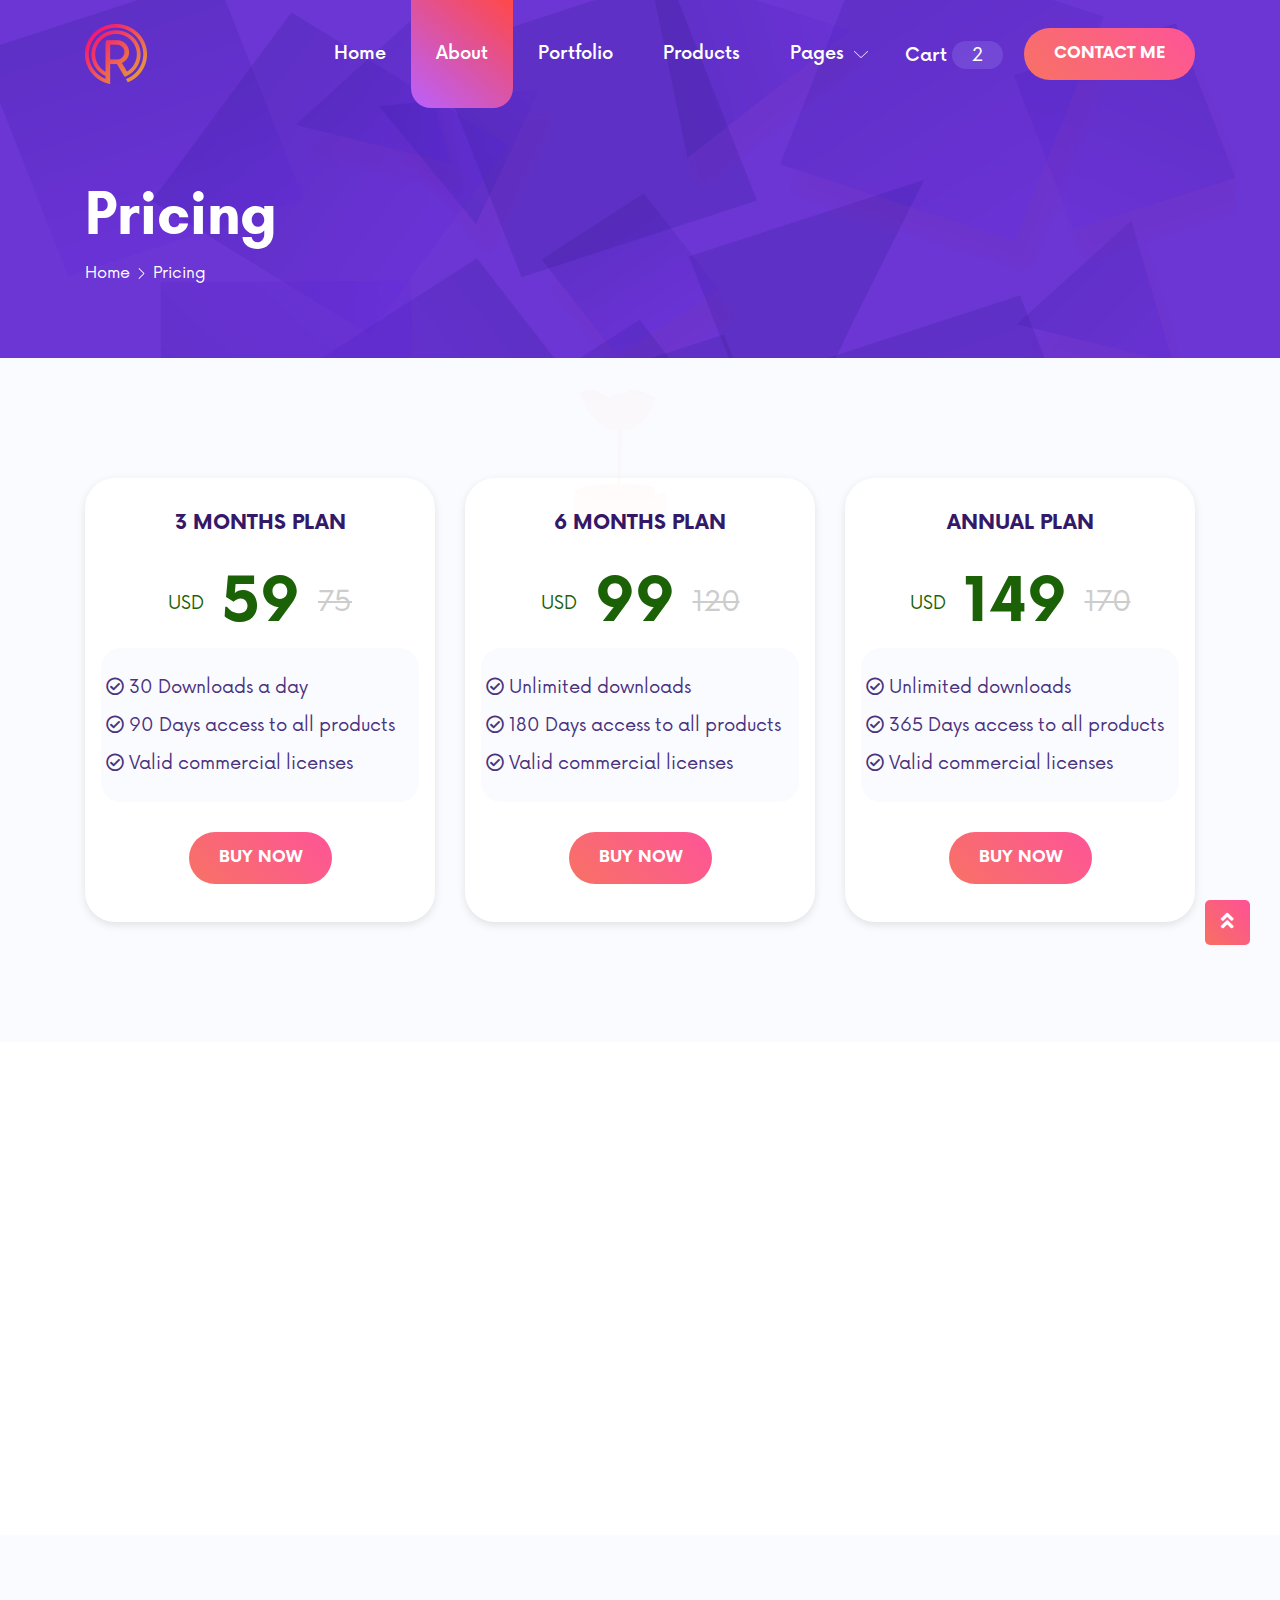
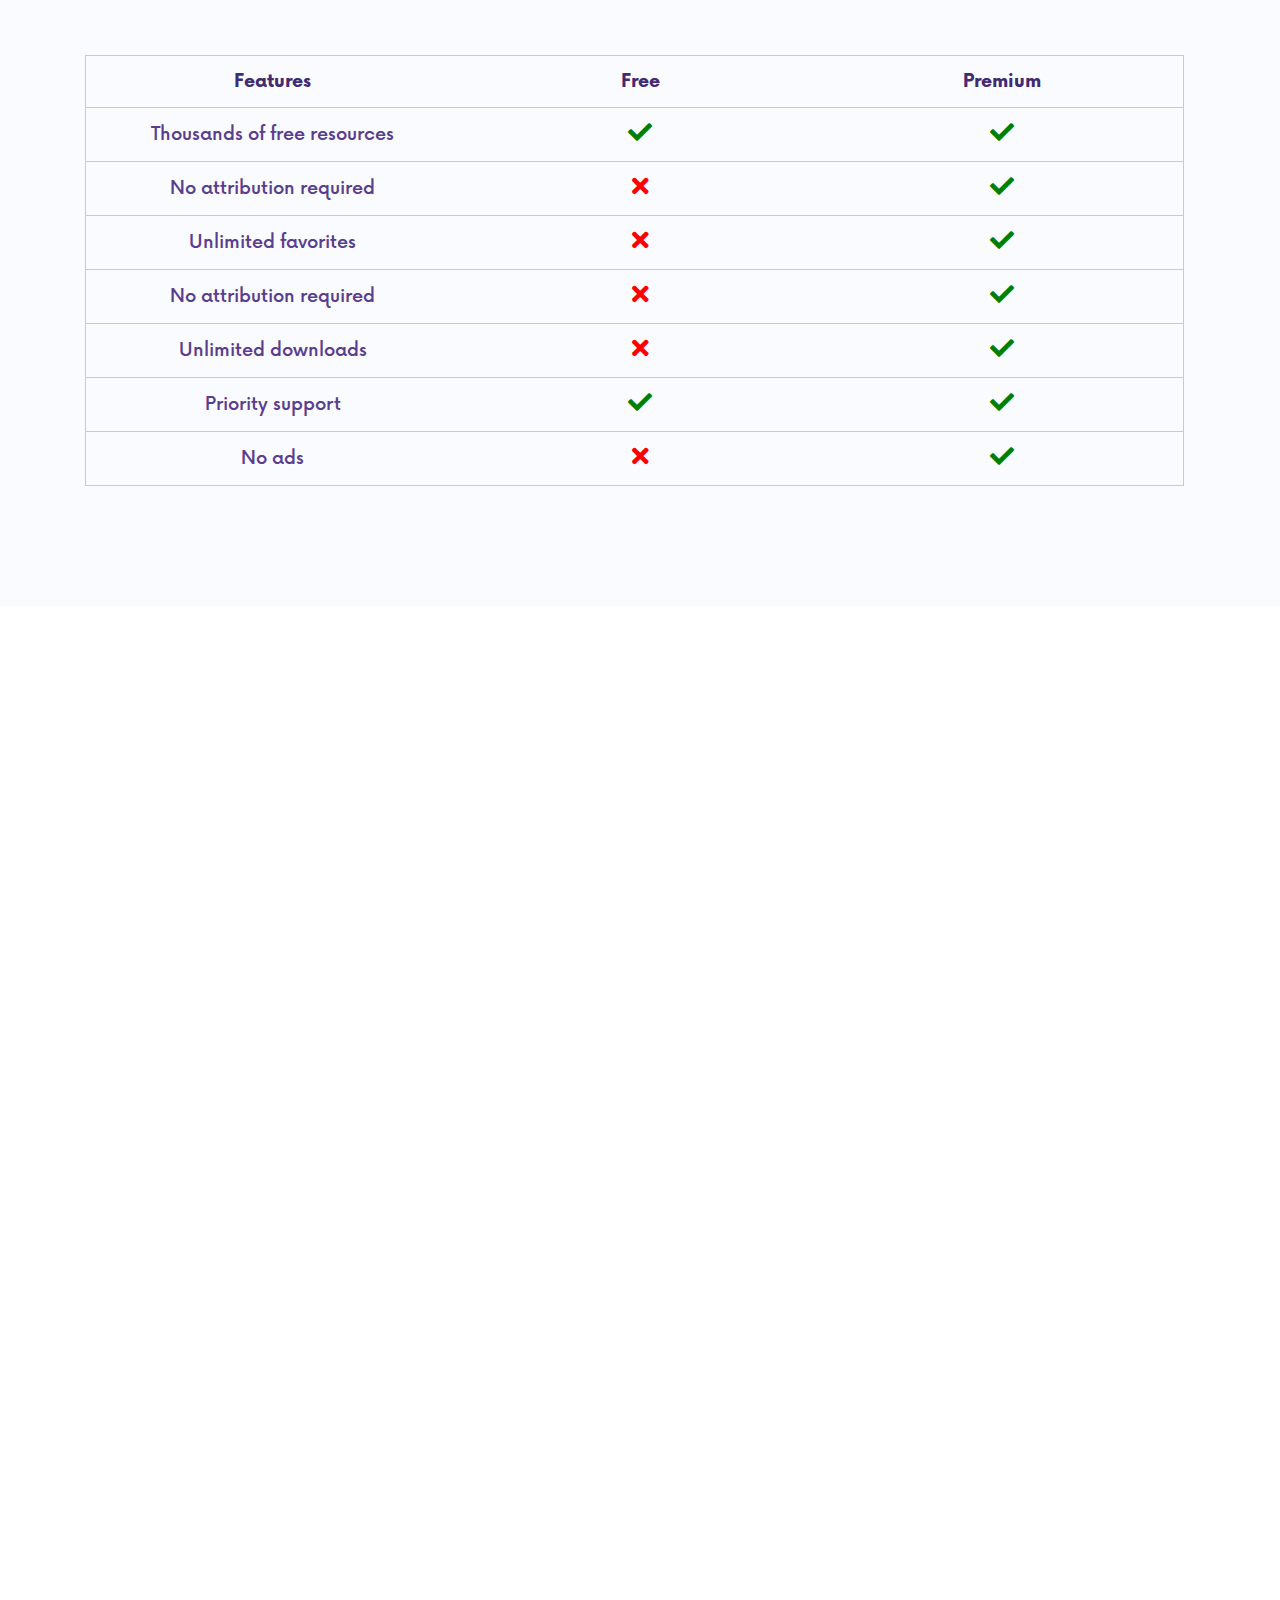
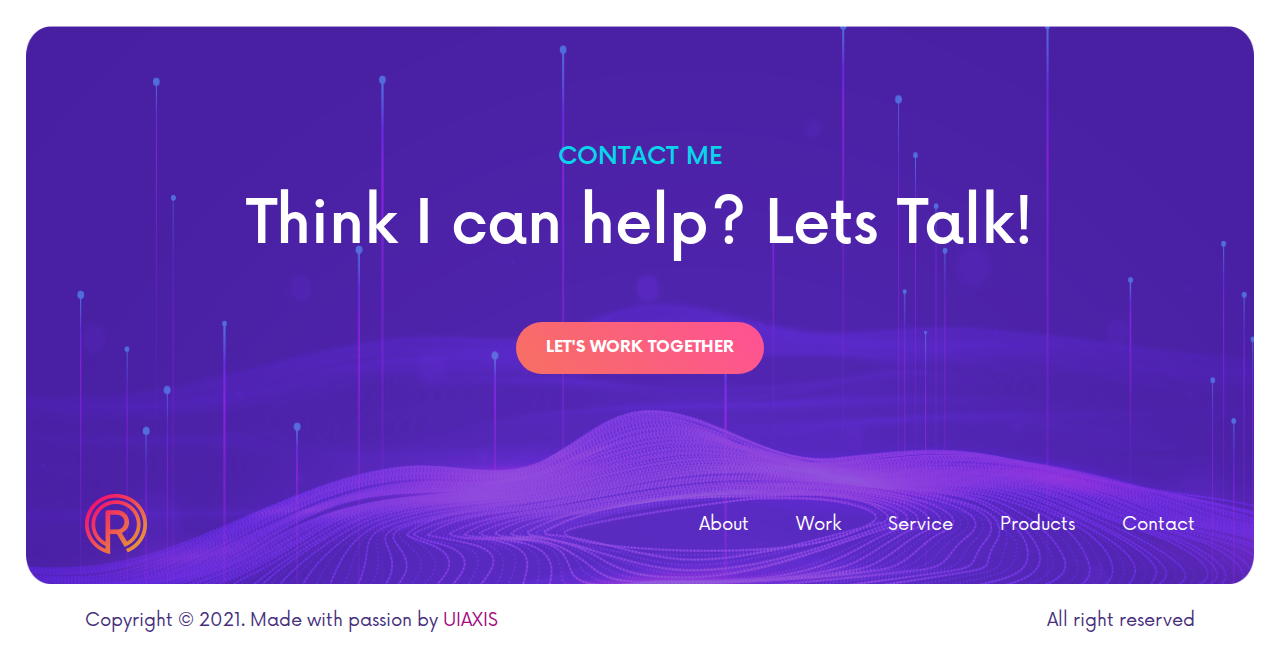
<file: pricing.html>
<!DOCTYPE html>
<html lang="zxx">


<!-- Mirrored from pixner.net/readora/pricing.html by HTTrack Website Copier/3.x [XR&CO'2014], Wed, 11 Jan 2023 15:15:45 GMT -->
<head>
    <meta charset="UTF-8">
    <meta http-equiv="X-UA-Compatible" content="IE=edge" />
    <meta name="viewport" content="width=device-width, initial-scale=1.0">
    <meta http-equiv="X-UA-Compatible" content="ie=edge">
    <title>Readora - Portfolio Template</title>

    <link rel="shortcut icon" href="images/fav.png" type="image/x-icon">
    <link rel="stylesheet" href="css/bootstrap.min.css">
    <link rel="stylesheet" href="css/fontawesome.min.css">
    <link rel="stylesheet" href="css/slick.css">
    <link rel="stylesheet" href="css/nice-select.css">
    <link rel="stylesheet" href="css/animate.css">
    <link rel="stylesheet" href="css/style.css">
</head>

<body>

    <!-- start preloader -->
    <div class="preloader" id="preloader"></div>
    <!-- end preloader -->

    <a href="#" class="scrollToTop"><i class="fas fa-angle-double-up"></i></a>

    <!-- header-section start -->
    <header id="header-section">
        <div class="overlay">
            <div class="container">
                <div class="row d-flex header-area">
                    <div class="logo-section flex-grow-1 d-flex align-items-center">
                        <a class="site-logo site-title" href="index.html"><img src="images/logo.png"
                                alt="site-logo"></a>
                    </div>
                    <button class="navbar-toggler ml-auto collapsed" type="button" data-toggle="collapse"
                        data-target="#navbarSupportedContent" aria-controls="navbarSupportedContent"
                        aria-expanded="false" aria-label="Toggle navigation">
                        <i class="fas fa-bars"></i>
                    </button>
                    <nav class="navbar navbar-expand-lg p-0">
                        <div class="navbar-collapse collapse" id="navbarSupportedContent">
                            <ul class="navbar-nav main-menu ml-auto">
                                <li><a href="index.html">Home</a></li>
                                <li><a href="about.html" class="active">About</a></li>
                                <li><a href="portfolio.html">Portfolio</a></li>
                                <li><a href="products.html">Products</a></li>
                                <li class="menu_has_children"><a href="#0">Pages</a>
                                    <ul class="sub-menu">
                                        <li><a href="blog.html">Blog</a></li>
                                        <li><a href="blog-single.html">Blog Single</a></li>
                                        <li><a href="products-single.html">Products Single</a></li>
                                        <li><a href="portfolio-details.html">Portfolio Details</a></li>
                                        <li><a href="pricing.html">Pricing</a></li>
                                        <li><a href="cart.html">Cart</a></li>
                                    </ul>
                                </li>
                                <li class="cart-area">
                                    <button class="cart-toggle cart">
                                        Cart<span>2</span>
                                    </button>
                                    <div class="cart-menu">
                                        <div class="row">
                                            <div class="col-lg-12">
                                                <div class="cart-items">
                                                    <div class="dropdown-items d-flex">
                                                        <div class="image-area">
                                                            <img src="images/cart-image1.png" alt="image">
                                                        </div>
                                                        <div class="text-area">
                                                            <h5>Minimalistic Phone Mockup</h5>
                                                            <p class="qnt">Quantity: <span>1</span></p>
                                                            <p class="price">$<span>10.00</span></p>
                                                        </div>
                                                        <button type="button"><img src="images/close-icon.png"
                                                                alt="image"></button>
                                                    </div>
                                                </div>
                                                <div class="cart-items">
                                                    <div class="dropdown-items d-flex">
                                                        <div class="image-area">
                                                            <img src="images/cart-image2.png" alt="image">
                                                        </div>
                                                        <div class="text-area">
                                                            <h5>Minimalistic Phone Mockup</h5>
                                                            <p class="qnt">Quantity: <span>1</span></p>
                                                            <p class="price">$<span>10.00</span></p>
                                                        </div>
                                                        <button type="button"><img src="images/close-icon.png"
                                                                alt="image"></button>
                                                    </div>
                                                </div>
                                                <div class="total-order d-flex justify-content-between">
                                                    <p>Order total:</p>
                                                    <p class="dollar">$<span>20.00</span></p>
                                                </div>
                                                <div class="d-flex justify-content-center">
                                                    <a href="#" class="view">VIEW CART & CHECKOUT</a>
                                                </div>
                                            </div>
                                        </div>
                                    </div>
                                </li>
                            </ul>
                        </div>
                    </nav>
                    <div class="right-area header-action d-flex align-items-center">
                        <a href="contact.html" class="cmn-btn">Contact Me</a>
                    </div>
                </div>
            </div>
        </div>
    </header>
    <!-- header-section end -->

    <!-- inner banner start -->
    <section id="banner-section" class="inner-banner about cart">
        <div class="banner-content d-flex align-items-center">
            <div class="container">
                <div class="row d-flex justify-content-start">
                    <div class="col-lg-12">
                        <div class="text-area">
                            <h1>Pricing</h1>
                            <div class="breadcrumb-area">
                                <nav aria-label="breadcrumb">
                                    <ol class="breadcrumb d-flex">
                                        <li class="breadcrumb-item"><a href="index.html">Home</a></li>
                                        <li class="breadcrumb-item active" aria-current="page">Pricing</li>
                                    </ol>
                                </nav>
                            </div>
                        </div>
                    </div>
                </div>
            </div>
        </div>
    </section>
    <!-- banner-section end -->

    <!-- pricing start -->
    <section id="pricing-section">
        <div class="overlay pt-120 pb-120">
            <div class="container">
                <div class="row wow fadeInUp m-cus">
                    <div class="col-lg-4 col-md-6">
                        <div class="single-plan text-center">
                            <div class="top-plan">
                                <h4>3 MONTHS PLAN</h4>
                                <div class="introd-plan">
                                    <span class="plan-usd">USD</span>
                                    <strong class="plan-current">59</strong>
                                    <span class="plan-del">75</span>
                                </div>
                                <div class="plan-list">
                                    <p><i class="far fa-check-circle"></i>30 Downloads a day</p>
                                    <p><i class="far fa-check-circle"></i>90 Days access to all products</p>
                                    <p><i class="far fa-check-circle"></i>Valid commercial licenses</p>
                                </div>
                            </div>
                            <div class="btn-area">
                                <a href="#" class="cmn-btn">BUY NOW</a>
                            </div>
                        </div>
                    </div>
                    <div class="col-lg-4 col-md-6">
                        <div class="single-plan text-center">
                            <div class="top-plan">
                                <h4>6 MONTHS PLAN</h4>
                                <div class="introd-plan">
                                    <span class="plan-usd">USD</span>
                                    <strong class="plan-current">99</strong>
                                    <span class="plan-del">120</span>
                                </div>
                                <div class="plan-list">
                                    <p><i class="far fa-check-circle"></i>Unlimited downloads</p>
                                    <p><i class="far fa-check-circle"></i>180 Days access to all products</p>
                                    <p><i class="far fa-check-circle"></i>Valid commercial licenses</p>
                                </div>
                            </div>
                            <div class="btn-area">
                                <a href="#" class="cmn-btn">BUY NOW</a>
                            </div>
                        </div>
                    </div>
                    <div class="col-lg-4 col-md-6">
                        <div class="single-plan text-center">
                            <div class="top-plan">
                                <h4>ANNUAL PLAN</h4>
                                <div class="introd-plan">
                                    <span class="plan-usd">USD</span>
                                    <strong class="plan-current">149</strong>
                                    <span class="plan-del">170</span>
                                </div>
                                <div class="plan-list">
                                    <p><i class="far fa-check-circle"></i>Unlimited downloads</p>
                                    <p><i class="far fa-check-circle"></i>365 Days access to all products</p>
                                    <p><i class="far fa-check-circle"></i>Valid commercial licenses</p>
                                </div>
                            </div>
                            <div class="btn-area">
                                <a href="#" class="cmn-btn">BUY NOW</a>
                            </div>
                        </div>
                    </div>
                </div>
            </div>
        </div>
    </section>
    <!-- pricing end -->

    <!-- Advantages Block start -->
    <section id="advantages-block">
        <div class="overlay pt-120 pb-120">
            <div class="container wow fadeInUp">
                <div class="row m-cus">
                    <div class="col-lg-3 col-md-6">
                        <div class="single-item">
                            <img src="images/award.png" alt="image">
                            <h4>Full License</h4>
                            <p>Lorem ipsum dolor sit amet, consectetur adipiscing elit.</p>
                        </div>
                    </div>
                    <div class="col-lg-3 col-md-6">
                        <div class="single-item">
                            <img src="images/diamond.png" alt="image">
                            <h4>Exclusive Content</h4>
                            <p>Lorem ipsum dolor sit amet, consectetur adipiscing elit.</p>
                        </div>
                    </div>
                    <div class="col-lg-3 col-md-6">
                        <div class="single-item">
                            <img src="images/infinite.png" alt="image">
                            <h4>Continuous Production</h4>
                            <p>Lorem ipsum dolor sit amet, consectetur adipiscing elit.</p>
                        </div>
                    </div>
                    <div class="col-lg-3 col-md-6">
                        <div class="single-item">
                            <img src="images/ad-block.png" alt="image">
                            <h4>No ads</h4>
                            <p>Lorem ipsum dolor sit amet, consectetur adipiscing elit.</p>
                        </div>
                    </div>
                </div>
            </div>
        </div>
    </section>
    <!-- Advantages Block end -->

    <!-- Feature start -->
    <section id="features-table">
        <div class="overlay pt-120 pb-120">
            <div class="container">
                <div class="row">
                    <div class="col-lg-12">
                        <div class="table-responsive">
                            <table class="table">
                                <thead>
                                    <tr>
                                        <th>Features</th>
                                        <th>Free</th>
                                        <th>Premium</th>
                                    </tr>
                                </thead>
                                <tbody>
                                    <tr>
                                        <td>Thousands of free resources</td>
                                        <td><i class="fas fa-check"></i></td>
                                        <td><i class="fas fa-check"></i></td>
                                    </tr>
                                    <tr>
                                        <td>No attribution required</td>
                                        <td><i class="fas fa-times"></i></td>
                                        <td><i class="fas fa-check"></i></td>
                                    </tr>
                                    <tr>
                                        <td>Unlimited favorites</td>
                                        <td><i class="fas fa-times"></i></td>
                                        <td><i class="fas fa-check"></i></td>
                                    </tr>
                                    <tr>
                                        <td>No attribution required</td>
                                        <td><i class="fas fa-times"></i></td>
                                        <td><i class="fas fa-check"></i></td>
                                    </tr>
                                    <tr>
                                        <td>Unlimited downloads</td>
                                        <td><i class="fas fa-times"></i></td>
                                        <td><i class="fas fa-check"></i></td>
                                    </tr>
                                    <tr>
                                        <td>Priority support</td>
                                        <td><i class="fas fa-check"></i></td>
                                        <td><i class="fas fa-check"></i></td>
                                    </tr>
                                    <tr>
                                        <td>No ads</td>
                                        <td><i class="fas fa-times"></i></td>
                                        <td><i class="fas fa-check"></i></td>
                                    </tr>
                                </tbody>
                            </table>
                        </div>
                    </div>
                </div>
            </div>
        </div>
    </section>
    <!-- My Past Experience end -->

    <!-- faq start -->
    <section id="faq-section">
        <div class="overlay pt-120 pb-120">
            <div class="container wow fadeInUp">
                <div class="row justify-content-center text-center">
                    <div class="col-lg-9">
                        <div class="section-header">
                            <h4 class="sub-title">A few things</h4>
                            <h3 class="title">Clients Normally Ask Me:</h3>
                            <p>If you haven’t found an answer to your question, contact us</p>
                        </div>
                    </div>
                </div>
                <div class="row d-flex justify-content-center">
                    <div class="col-lg-8">
                        <div id="accordion-one">
                            <div class="card">
                                <div class="card-header" id="headingOne">
                                    <h5 class="mb-0">
                                        <button class="btn btn-link" data-toggle="collapse" data-target="#collapseOne"
                                            aria-expanded="true" aria-controls="collapseOne">
                                            How can I subscribe the Premium-plan?
                                        </button>
                                    </h5>
                                </div>
                                <div id="collapseOne" class="collapse show" aria-labelledby="headingOne"
                                    data-parent="#accordion-one">
                                    <div class="card-body">
                                        Lorem Ipsum is simply dummy text of the printing and typesetting industry. Lorem
                                        Ipsum has been the industry's standard dummy text ever since the 1500s, when an
                                        unknown printer took a galley of type and scrambled it to make a type specimen
                                        book.
                                    </div>
                                </div>
                            </div>
                            <div class="card">
                                <div class="card-header" id="headingTwo">
                                    <h5 class="mb-0">
                                        <button class="btn btn-link collapsed" data-toggle="collapse"
                                            data-target="#collapseTwo" aria-expanded="false"
                                            aria-controls="collapseTwo">
                                            What are the benefits of a Premium Membership?
                                        </button>
                                    </h5>
                                </div>
                                <div id="collapseTwo" class="collapse" aria-labelledby="headingTwo"
                                    data-parent="#accordion-one">
                                    <div class="card-body">
                                        Lorem Ipsum is simply dummy text of the printing and typesetting industry. Lorem
                                        Ipsum has been the industry's standard dummy text ever since the 1500s, when an
                                        unknown printer took a galley of type and scrambled it to make a type specimen
                                        book.
                                    </div>
                                </div>
                            </div>
                            <div class="card">
                                <div class="card-header" id="headingThree">
                                    <h5 class="mb-0">
                                        <button class="btn btn-link collapsed" data-toggle="collapse"
                                            data-target="#collapseThree" aria-expanded="false"
                                            aria-controls="collapseThree">
                                            Is my subscription plan automatically renewed?
                                        </button>
                                    </h5>
                                </div>
                                <div id="collapseThree" class="collapse" aria-labelledby="headingThree"
                                    data-parent="#accordion-one">
                                    <div class="card-body">
                                        Lorem Ipsum is simply dummy text of the printing and typesetting industry. Lorem
                                        Ipsum has been the industry's standard dummy text ever since the 1500s, when an
                                        unknown printer took a galley of type and scrambled it to make a type specimen
                                        book.
                                    </div>
                                </div>
                            </div>
                            <div class="card">
                                <div class="card-header" id="headingFour">
                                    <h5 class="mb-0">
                                        <button class="btn btn-link collapsed" data-toggle="collapse"
                                            data-target="#collapseFour" aria-expanded="false"
                                            aria-controls="collapseFour">
                                            How can I change my subscription plan?
                                        </button>
                                    </h5>
                                </div>
                                <div id="collapseFour" class="collapse" aria-labelledby="headingFour"
                                    data-parent="#accordion-one">
                                    <div class="card-body">
                                        Lorem Ipsum is simply dummy text of the printing and typesetting industry. Lorem
                                        Ipsum has been the industry's standard dummy text ever since the 1500s, when an
                                        unknown printer took a galley of type and scrambled it to make a type specimen
                                        book.
                                    </div>
                                </div>
                            </div>
                            <div class="card">
                                <div class="card-header" id="headingFive">
                                    <h5 class="mb-0">
                                        <button class="btn btn-link collapsed" data-toggle="collapse"
                                            data-target="#collapseFive" aria-expanded="false"
                                            aria-controls="collapseFive">
                                            How can I cancal my subscription plan?
                                        </button>
                                    </h5>
                                </div>
                                <div id="collapseFive" class="collapse" aria-labelledby="headingFive"
                                    data-parent="#accordion-one">
                                    <div class="card-body">
                                        Lorem Ipsum is simply dummy text of the printing and typesetting industry. Lorem
                                        Ipsum has been the industry's standard dummy text ever since the 1500s, when an
                                        unknown printer took a galley of type and scrambled it to make a type specimen
                                        book.
                                    </div>
                                </div>
                            </div>
                        </div>
                    </div>
                </div>
            </div>
        </div>
    </section>
    <!-- faq end -->

    <!-- footer-section start -->
    <footer id="footer-section">
        <div class="overlay pt-120">
            <div class="container">
                <div class="row">
                    <div class="col-lg-12 d-flex justify-content-center">
                        <div class="section-header pb-120 text-center">
                            <h4 class="sub-title-alt">Contact Me</h4>
                            <h3 class="title">Think I can help? Lets Talk!</h3>
                            <a href="contact.html" class="cmn-btn">Let's Work Together</a>
                        </div>
                    </div>
                </div>
                <div class="bottom-area">
                    <div class="row d-flex justify-content-between">
                        <div class="col-lg-4 col-md-4 col-sm-4 d-flex align-items-center justify-cen">
                            <a href="index.html">
                                <img src="images/logo.png" alt="logo">
                            </a>
                        </div>
                        <div
                            class="col-lg-8 col-md-8 col-sm-8 d-flex align-items-center justify-content-end justify-cen">
                            <ul class="d-flex">
                                <li><a href="about.html">About</a></li>
                                <li><a href="portfolio.html">Work</a></li>
                                <li><a href="portfolio.html">Service</a></li>
                                <li><a href="products.html">Products</a></li>
                                <li><a href="contact.html">Contact</a></li>
                            </ul>
                        </div>
                    </div>
                </div>
            </div>
        </div>
        <div class="footer-bottom">
            <div class="container">
                <div class="main-content">
                    <div class="row d-flex justify-content-center">
                        <div class="col-lg-8 col-md-8 col-sm-12 d-flex justify-content-start justify-cen">
                            <div class="left-area">
                                <p>Copyright © 2021. Made with passion by <a
                                        href="https://themeforest.net/user/uiaxis">UIAXIS</a></p>
                            </div>
                        </div>
                        <div class="col-lg-4 col-md-4 col-sm-12 d-flex justify-content-end justify-cen">
                            <div class="right-area">
                                <p>All right reserved</p>
                            </div>
                        </div>
                    </div>
                </div>
            </div>
        </div>
    </footer>
    <!-- footer-section end -->

    <script src="js/jquery-3.5.1.min.js"></script>
    <script src="js/bootstrap.min.js"></script>
    <script src="js/slick.js"></script>
    <script src="js/jquery.nice-select.min.js"></script>
    <script src="js/fontawesome.js"></script>
    <script src="js/jquery.counterup.min.js"></script>
    <script src="js/jquery.waypoints.min.js"></script>
    <script src="js/wow.js"></script>
    <script src="js/main.js"></script>

</body>


<!-- Mirrored from pixner.net/readora/pricing.html by HTTrack Website Copier/3.x [XR&CO'2014], Wed, 11 Jan 2023 15:15:48 GMT -->
</html>
</file>
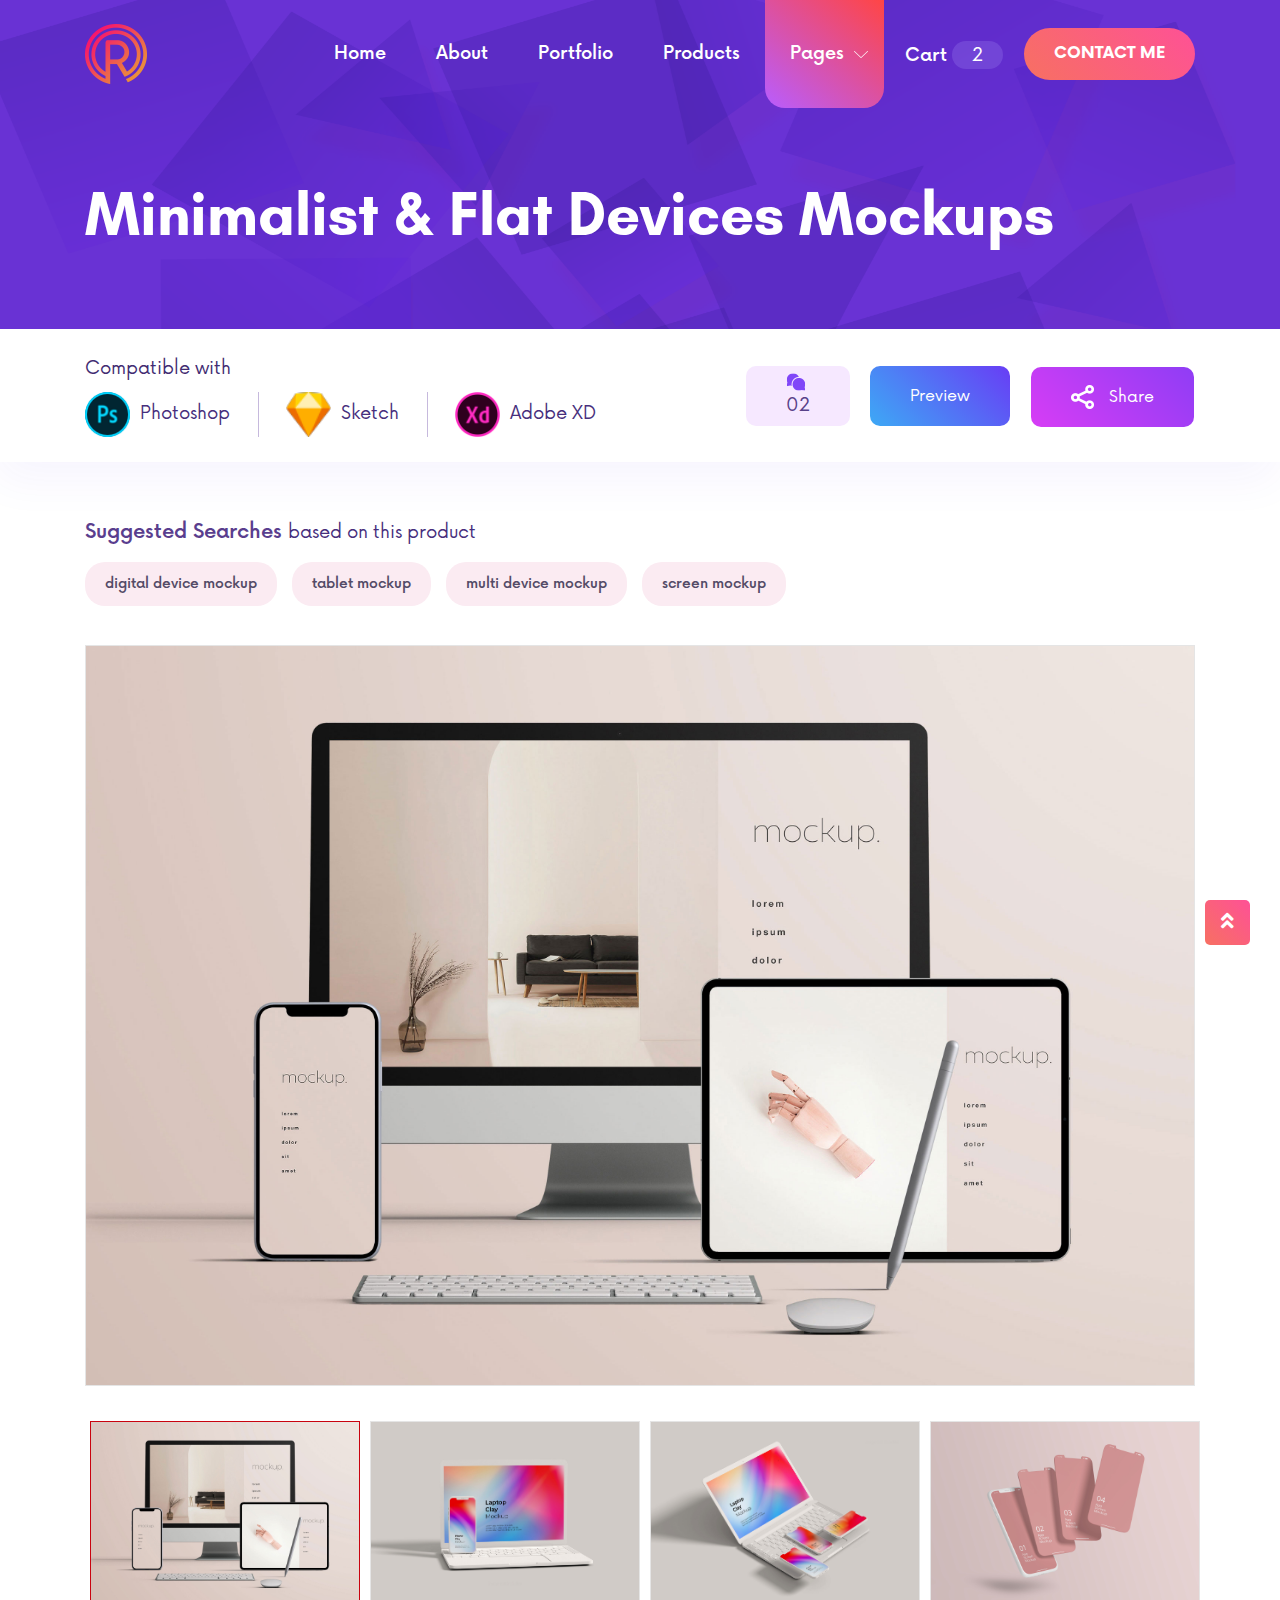
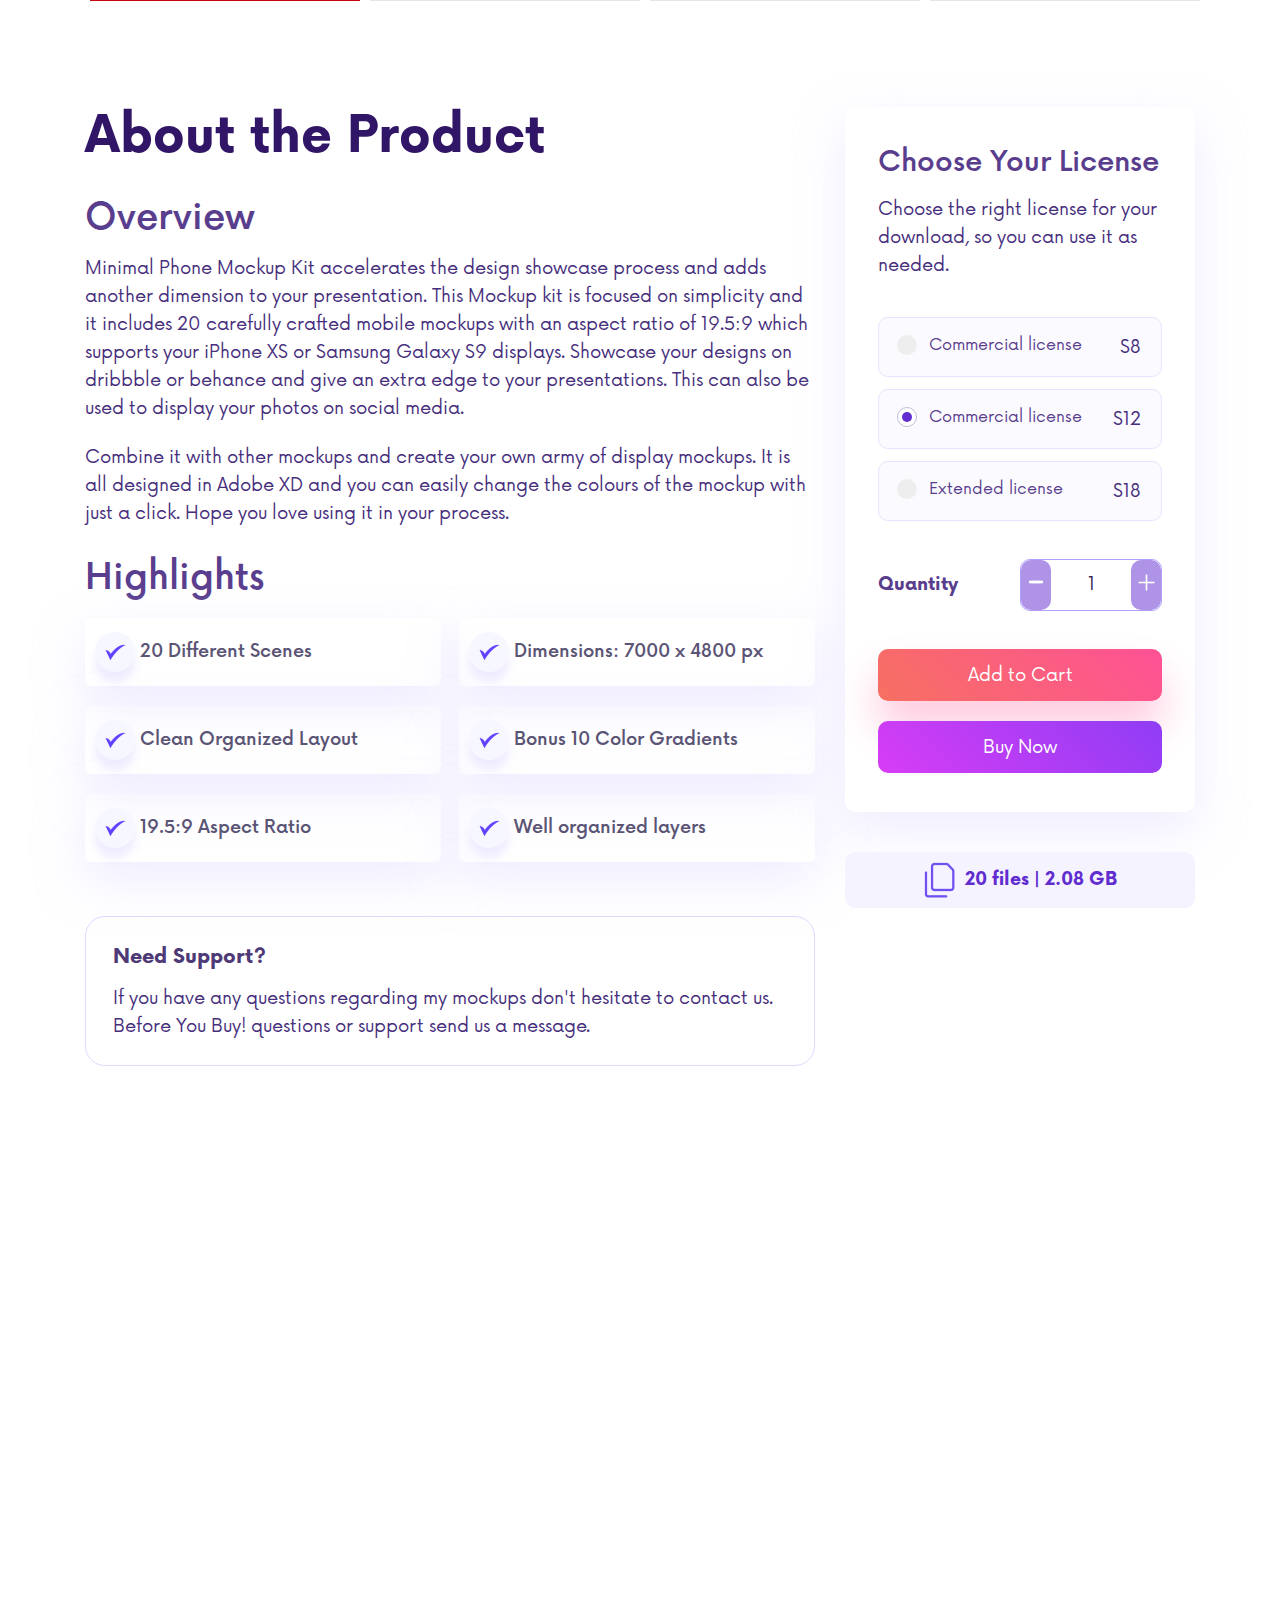
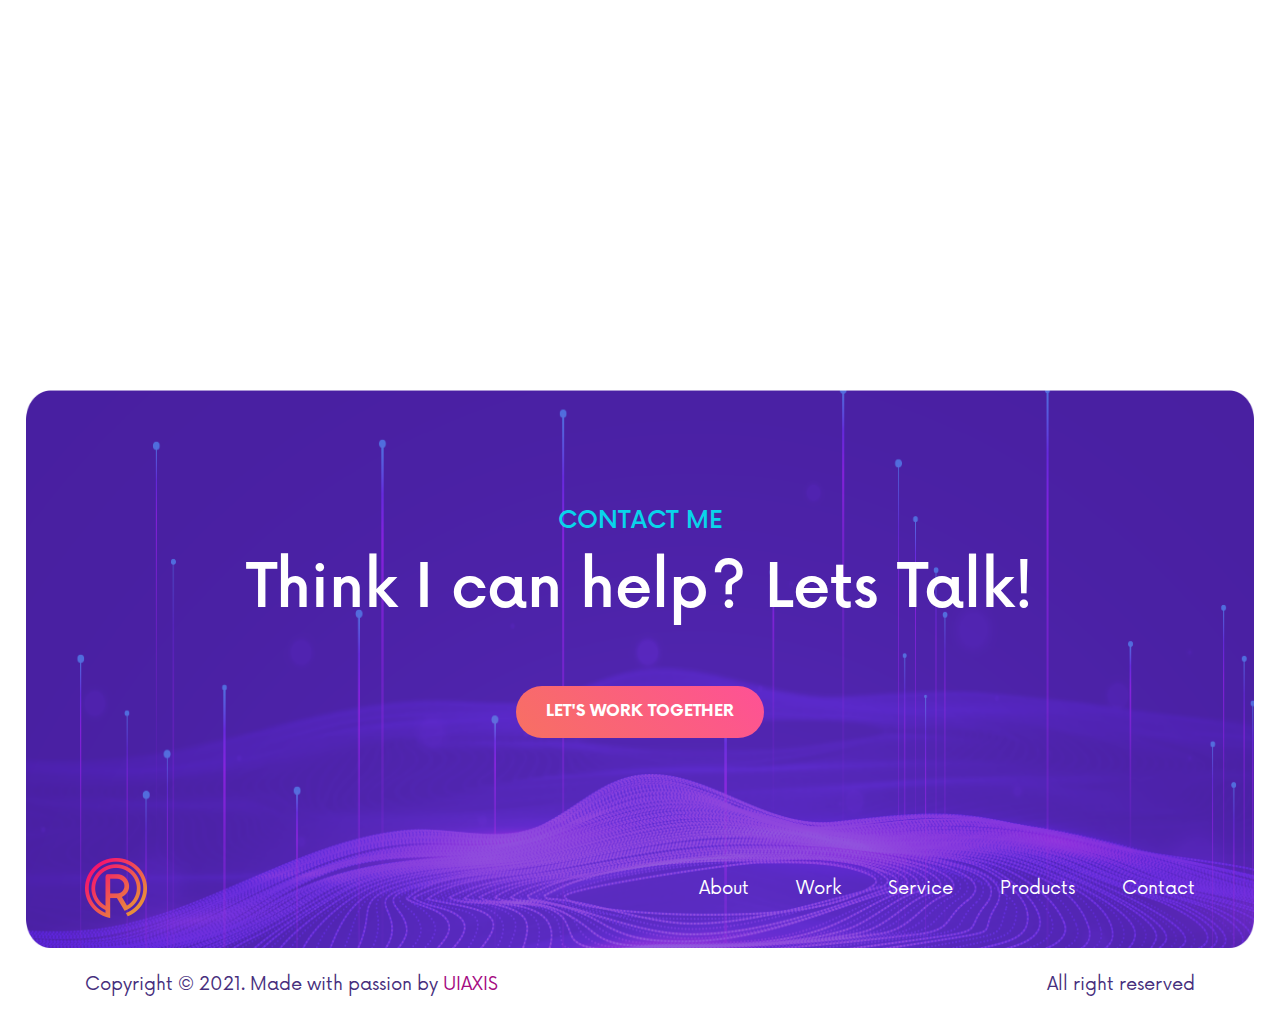
<file: products-single.html>
<!DOCTYPE html>
<html lang="zxx">


<!-- Mirrored from pixner.net/readora/products-single.html by HTTrack Website Copier/3.x [XR&CO'2014], Wed, 11 Jan 2023 15:15:32 GMT -->
<head>
    <meta charset="UTF-8">
    <meta http-equiv="X-UA-Compatible" content="IE=edge" />
    <meta name="viewport" content="width=device-width, initial-scale=1.0">
    <meta http-equiv="X-UA-Compatible" content="ie=edge">
    <title>Readora - Portfolio Template</title>

    <link rel="shortcut icon" href="images/fav.png" type="image/x-icon">
    <link rel="stylesheet" href="css/bootstrap.min.css">
    <link rel="stylesheet" href="css/fontawesome.min.css">
    <link rel="stylesheet" href="css/slick.css">
    <link rel="stylesheet" href="css/nice-select.css">
    <link rel="stylesheet" href="css/owl.carousel.min.css">
    <link rel="stylesheet" href="css/owl.theme.default.min.css">
    <link rel="stylesheet" href="css/xzoom.css">
    <link rel="stylesheet" href="css/animate.css">
    <link rel="stylesheet" href="css/style.css">
</head>

<body>

    <!-- start preloader -->
    <div class="preloader" id="preloader"></div>
    <!-- end preloader -->

    <a href="#" class="scrollToTop"><i class="fas fa-angle-double-up"></i></a>

    <!-- header-section start -->
    <header id="header-section">
        <div class="overlay">
            <div class="container">
                <div class="row d-flex header-area">
                    <div class="logo-section flex-grow-1 d-flex align-items-center">
                        <a class="site-logo site-title" href="index.html"><img src="images/logo.png"
                                alt="site-logo"></a>
                    </div>
                    <button class="navbar-toggler ml-auto collapsed" type="button" data-toggle="collapse"
                        data-target="#navbarSupportedContent" aria-controls="navbarSupportedContent"
                        aria-expanded="false" aria-label="Toggle navigation">
                        <i class="fas fa-bars"></i>
                    </button>
                    <nav class="navbar navbar-expand-lg p-0">
                        <div class="navbar-collapse collapse" id="navbarSupportedContent">
                            <ul class="navbar-nav main-menu ml-auto">
                                <li><a href="index.html">Home</a></li>
                                <li><a href="about.html">About</a></li>
                                <li><a href="portfolio.html">Portfolio</a></li>
                                <li><a href="products.html">Products</a></li>
                                <li class="menu_has_children"><a href="#0" class="active">Pages</a>
                                    <ul class="sub-menu">
                                        <li><a href="blog.html">Blog</a></li>
                                        <li><a href="blog-single.html">Blog Single</a></li>
                                        <li><a href="products-single.html">Products Single</a></li>
                                        <li><a href="portfolio-details.html">Portfolio Details</a></li>
                                        <li><a href="pricing.html">Pricing</a></li>
                                        <li><a href="cart.html">Cart</a></li>
                                    </ul>
                                </li>
                                <li class="cart-area">
                                    <button class="cart-toggle cart">
                                        Cart<span>2</span>
                                    </button>
                                    <div class="cart-menu">
                                        <div class="row">
                                            <div class="col-lg-12">
                                                <div class="cart-items">
                                                    <div class="dropdown-items d-flex">
                                                        <div class="image-area">
                                                            <img src="images/cart-image1.png" alt="image">
                                                        </div>
                                                        <div class="text-area">
                                                            <h5>Minimalistic Phone Mockup</h5>
                                                            <p class="qnt">Quantity: <span>1</span></p>
                                                            <p class="price">$<span>10.00</span></p>
                                                        </div>
                                                        <button type="button"><img src="images/close-icon.png"
                                                                alt="image"></button>
                                                    </div>
                                                </div>
                                                <div class="cart-items">
                                                    <div class="dropdown-items d-flex">
                                                        <div class="image-area">
                                                            <img src="images/cart-image2.png" alt="image">
                                                        </div>
                                                        <div class="text-area">
                                                            <h5>Minimalistic Phone Mockup</h5>
                                                            <p class="qnt">Quantity: <span>1</span></p>
                                                            <p class="price">$<span>10.00</span></p>
                                                        </div>
                                                        <button type="button"><img src="images/close-icon.png"
                                                                alt="image"></button>
                                                    </div>
                                                </div>
                                                <div class="total-order d-flex justify-content-between">
                                                    <p>Order total:</p>
                                                    <p class="dollar">$<span>20.00</span></p>
                                                </div>
                                                <div class="d-flex justify-content-center">
                                                    <a href="#" class="view">VIEW CART & CHECKOUT</a>
                                                </div>
                                            </div>
                                        </div>
                                    </div>
                                </li>
                            </ul>
                        </div>
                    </nav>
                    <div class="right-area header-action d-flex align-items-center">
                        <a href="contact.html" class="cmn-btn">Contact Me</a>
                    </div>
                </div>
            </div>
        </div>
    </header>
    <!-- header-section end -->

    <!-- inner banner start -->
    <section id="banner-section" class="inner-banner product-single">
        <div class="banner-content d-flex align-items-center">
            <div class="container">
                <div class="row d-flex justify-content-start">
                    <div class="col-lg-12">
                        <div class="text-area">
                            <h1>Minimalist & Flat Devices Mockups</h1>
                        </div>
                    </div>
                </div>
            </div>
        </div>
    </section>
    <!-- inner section end -->

    <!-- banner bottom start -->
    <section id="banner-product-bottom" class="product-single">
        <div class="container">
            <div class="row">
                <div class="col-lg-6 col-md-12 d-flex justify-content-center justify-content-lg-start wow fadeInUp">
                    <div class="left-area">
                        <h5>Compatible with</h5>
                        <a href="#" class="single-item">
                            <img src="images/photoshop-icon.png" alt="photoshop">
                            <span>Photoshop</span>
                        </a>
                        <a href="#" class="single-item">
                            <img src="images/sketch-icon.png" alt="sketch">
                            <span>Sketch</span>
                        </a>
                        <a href="#" class="single-item">
                            <img src="images/adobe-icon.png" alt="adobe">
                            <span>Adobe XD</span>
                        </a>
                    </div>
                </div>
                <div
                    class="col-lg-6 col-md-12 wow fadeInUp d-flex justify-content-lg-end justify-content-center align-items-center">
                    <div class="right-area d-flex">
                        <div class="single-item comment">
                            <div>
                                <img src="images/comment-icon.png" alt="image">
                                <span>02</span>
                            </div>
                        </div>
                        <div>
                            <a href="#" class="single-item view">Preview</a>
                        </div>
                        <div>
                            <div class="nice-select"><span class="current single-item share"><img src="images/share-icon.png" alt="image">Share</span>
                                <ul class="list">
                                    <li><a href="#"><i class="fab fa-facebook-f"></i>Facebook</a></li>
                                    <li><a href="#"><i class="fab fa-twitter"></i>Twitter</a></li>
                                    <li><a href="#"><i class="fab fa-linkedin-in"></i>Iinkedin</a></li>
                                    <li><a href="#"><i class="fab fa-instagram"></i>Instagram</a></li>
                                    <li><a href="#"><i class="fab fa-pinterest-p"></i>Pinterest</a></li>
                                </ul>
                            </div>
                        </div>
                    </div>
                </div>
            </div>
        </div>
    </section>
    <!-- banner bottom end -->

    <!-- All Products start -->
    <section id="all-products">
        <div class="container wow fadeInUp">
            <div class="row">
                <div class="tag-list">
                    <h4>Suggested Searches <span>based on this product</span></h4>
                    <div class="tag-item d-flex">
                        <a href="#">digital device mockup</a>
                        <a href="#">tablet mockup</a>
                        <a href="#">multi device mockup</a>
                        <a href="#">screen mockup</a>
                    </div>
                </div>
            </div>
            <div class="row">
                <div class="col-lg-12">
                    <div class="xzoom-container">
                        <img class="xzoom5" id="xzoom-magnific" alt="image" src="images/01.jpg"
                            xoriginal="images/01.jpg" />
                        <div class="xzoom-thumbs">
                            <div class="all-slider">
                                <a href="images/01.jpg">
                                    <img class="xzoom-gallery5" alt="image" src="images/01.jpg">
                                </a>
                                <a href="images/02.jpg">
                                    <img class="xzoom-gallery5" alt="image" src="images/02.jpg">
                                </a>
                                <a href="images/03.jpg">
                                    <img class="xzoom-gallery5" alt="image" src="images/03.jpg">
                                </a>
                                <a href="images/04.jpg">
                                    <img class="xzoom-gallery5" alt="image" src="images/04.jpg">
                                </a>
                            </div>
                        </div>
                    </div>
                </div>
            </div>
            <div class="row">
                <div class="col-lg-8">
                    <div class="left-side">
                        <h1 class="title">About the Product</h1>
                        <div class="overview">
                            <h1>Overview</h1>
                            <p>Minimal Phone Mockup Kit accelerates the design showcase process and adds
                                another dimension to your presentation. This Mockup kit is focused on simplicity and it
                                includes 20 carefully crafted mobile mockups with an aspect ratio of 19.5:9 which
                                supports your iPhone XS or Samsung Galaxy S9 displays. Showcase your
                                designs on dribbble or behance and give an extra edge to your presentations. This can
                                also be used to display your photos on social media.
                            </p>
                            <p>Combine it with other mockups and create your own army of display mockups. It is all
                                designed in Adobe XD and you can easily change the colours of the mockup with just a
                                click. Hope you love using it in your process.</p>
                        </div>
                        <div class="highlights">
                            <h1>Highlights</h1>
                            <div class="items">
                                <p>20 Different Scenes</p>
                                <p>Clean Organized Layout</p>
                                <p>19.5:9 Aspect Ratio</p>
                                <p>Dimensions: 7000 x 4800 px</p>
                                <p>Bonus 10 Color Gradients</p>
                                <p>Well organized layers</p>
                            </div>
                        </div>
                        <div class="need-support">
                            <h4>Need Support?</h4>
                            <p>If you have any questions regarding my mockups don't hesitate to contact us. Before You
                                Buy! questions or support send us a message.</p>
                        </div>
                    </div>
                </div>
                <div class="col-lg-4">
                    <div class="right-side">
                        <h2>Choose Your License</h2>
                        <p>Choose the right license for your
                            download, so you can use it as
                            needed.</p>
                        <div class="input-area">
                            <label class="checkcontainer">Commercial license
                                <input type="radio" name="radio">
                                <span class="radiobtn"></span>
                                <span class="currency"><span>$</span>8</span>
                            </label>
                            <label class="checkcontainer">Commercial license
                                <input type="radio" checked="checked" name="radio">
                                <span class="radiobtn"></span>
                                <span class="currency"><span>$</span>12</span>
                            </label>
                            <label class="checkcontainer">Extended license
                                <input type="radio" name="radio">
                                <span class="radiobtn"></span>
                                <span class="currency"><span>$</span>18</span>
                            </label>
                        </div>
                        <div class="input-area d-flex align-items-center justify-content-between">
                            <h5>Quantity</h5>
                            <div class="input-counter d-flex">
                                <div class="qtySelector text-center">
                                    <div class="decreaseQty">
                                        <img src="images/minus-icon.png" alt="image">
                                    </div>
                                    <input type="text" class="qtyValue" value="1">
                                    <div class="increaseQty">
                                        <img src="images/plus-icon.png" alt="image">
                                    </div>
                                </div>
                            </div>
                        </div>
                        <div class="btn-area">
                            <a href="#" class="cart">Add to Cart</a>
                            <a href="#" class="buy">Buy Now</a>
                        </div>
                    </div>
                    <div class="right-bottom">
                        <h5><img src="images/copy-icon.png" alt="image">20 files | 2.08 GB</h5>
                    </div>
                </div>
            </div>
        </div>
    </section>
    <!-- All Products end -->

    <!-- Latest Articles start -->
    <section id="product-items" class="products-single">
        <div class="overlay pt-120 pb-120">
            <div class="container wow fadeInUp">
                <div class="row">
                    <div class="col-lg-12">
                        <div class="section-header d-flex align-items-center justify-content-between">
                            <h3 class="title">Related Products</h3>
                            <a href="products.html">All Products</a>
                        </div>
                    </div>
                </div>
                <div class="row">
                    <div class="col-lg-6 col-md-6">
                        <div class="single-item">
                            <div class="img-area">
                                <img src="images/product-img1.png" alt="image">
                                <p>$<span>10.0</span> USD</p>
                            </div>
                            <div class="text-area">
                                <a href="#">
                                    <h1>Minimalistic Phone Mockup</h1>
                                </a>
                                <p>Super clean, minimalistic, stylized mockup with awesome customization features and
                                    huge resolution</p>
                            </div>
                        </div>
                    </div>
                    <div class="col-lg-6 col-md-6">
                        <div class="single-item">
                            <div class="img-area">
                                <img src="images/product-img2.png" alt="image">
                                <p>$<span>10.0</span> USD</p>
                            </div>
                            <div class="text-area">
                                <a href="#">
                                    <h1>Minimalist & Flat Devices</h1>
                                </a>
                                <p>Super clean, minimalistic, stylized mockup with awesome customization features and
                                    huge resolution</p>
                            </div>
                        </div>
                    </div>
                </div>
            </div>
        </div>
    </section>
    <!-- Latest Articles end -->

    <!-- footer-section start -->
    <footer id="footer-section">
        <div class="overlay pt-120">
            <div class="container">
                <div class="row">
                    <div class="col-lg-12 d-flex justify-content-center">
                        <div class="section-header pb-120 text-center">
                            <h4 class="sub-title-alt">Contact Me</h4>
                            <h3 class="title">Think I can help? Lets Talk!</h3>
                            <a href="contact.html" class="cmn-btn">Let's Work Together</a>
                        </div>
                    </div>
                </div>
                <div class="bottom-area">
                    <div class="row d-flex justify-content-between">
                        <div class="col-lg-4 col-md-4 col-sm-4 d-flex align-items-center justify-cen">
                            <a href="index.html">
                                <img src="images/logo.png" alt="logo">
                            </a>
                        </div>
                        <div
                            class="col-lg-8 col-md-8 col-sm-8 d-flex align-items-center justify-content-end justify-cen">
                            <ul class="d-flex">
                                <li><a href="about.html">About</a></li>
                                <li><a href="portfolio.html">Work</a></li>
                                <li><a href="portfolio.html">Service</a></li>
                                <li><a href="products.html">Products</a></li>
                                <li><a href="contact.html">Contact</a></li>
                            </ul>
                        </div>
                    </div>
                </div>
            </div>
        </div>
        <div class="footer-bottom">
            <div class="container">
                <div class="main-content">
                    <div class="row d-flex justify-content-center">
                        <div class="col-lg-8 col-md-8 col-sm-12 d-flex justify-content-start justify-cen">
                            <div class="left-area">
                                <p>Copyright © 2021. Made with passion by <a
                                        href="https://themeforest.net/user/uiaxis">UIAXIS</a></p>
                            </div>
                        </div>
                        <div class="col-lg-4 col-md-4 col-sm-12 d-flex justify-content-end justify-cen">
                            <div class="right-area">
                                <p>All right reserved</p>
                            </div>
                        </div>
                    </div>
                </div>
            </div>
        </div>
    </footer>
    <!-- footer-section end -->

    <script src="js/jquery-3.5.1.min.js"></script>
    <script src="js/bootstrap.min.js"></script>
    <script src="js/slick.js"></script>
    <script src="js/jquery.nice-select.min.js"></script>
    <script src="js/fontawesome.js"></script>
    <script src="js/jquery.counterup.min.js"></script>
    <script src="js/jquery.waypoints.min.js"></script>
    <script src="js/owl.carousel.min.js"></script>
    <script src="js/plugin.js"></script>
    <script src="js/setup.js"></script>
    <script src="js/xzoom.js"></script>
    <script src="js/wow.js"></script>
    <script src="js/main.js"></script>

</body>


<!-- Mirrored from pixner.net/readora/products-single.html by HTTrack Website Copier/3.x [XR&CO'2014], Wed, 11 Jan 2023 15:15:39 GMT -->
</html>
</file>
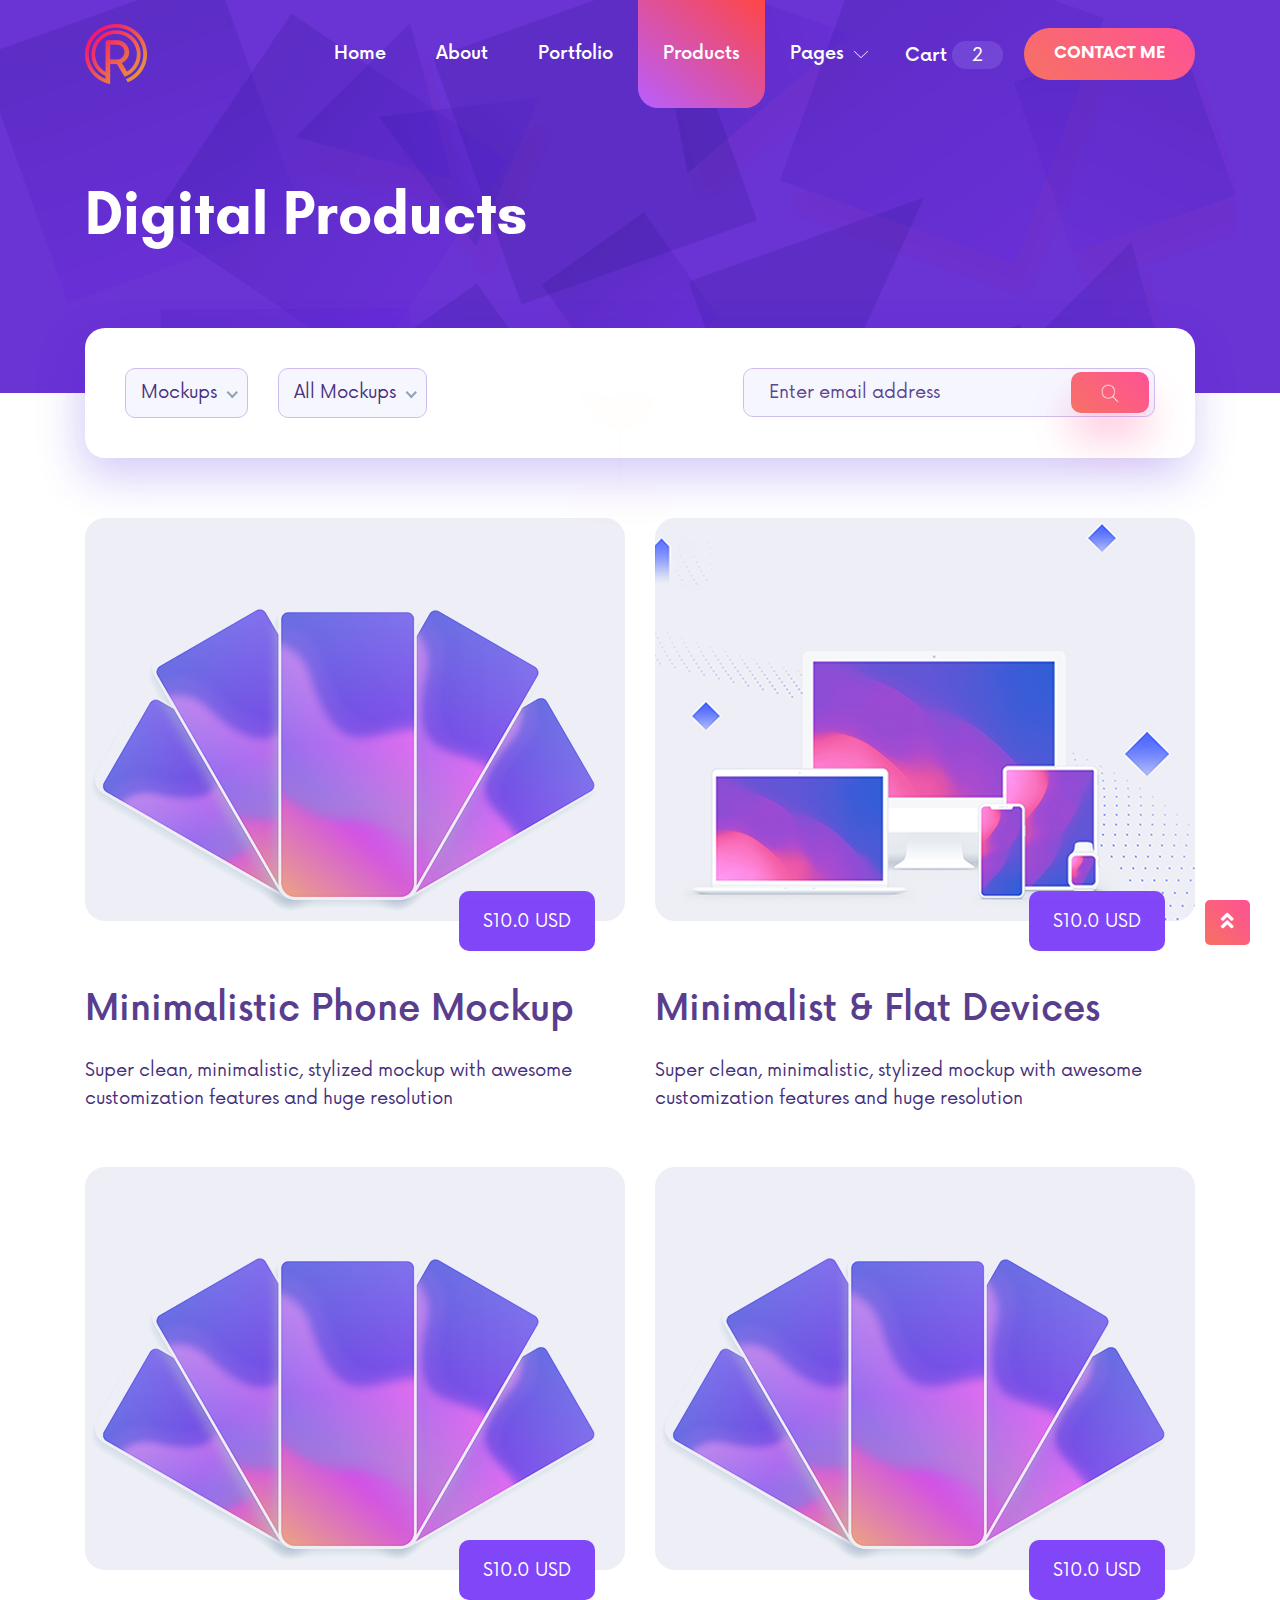
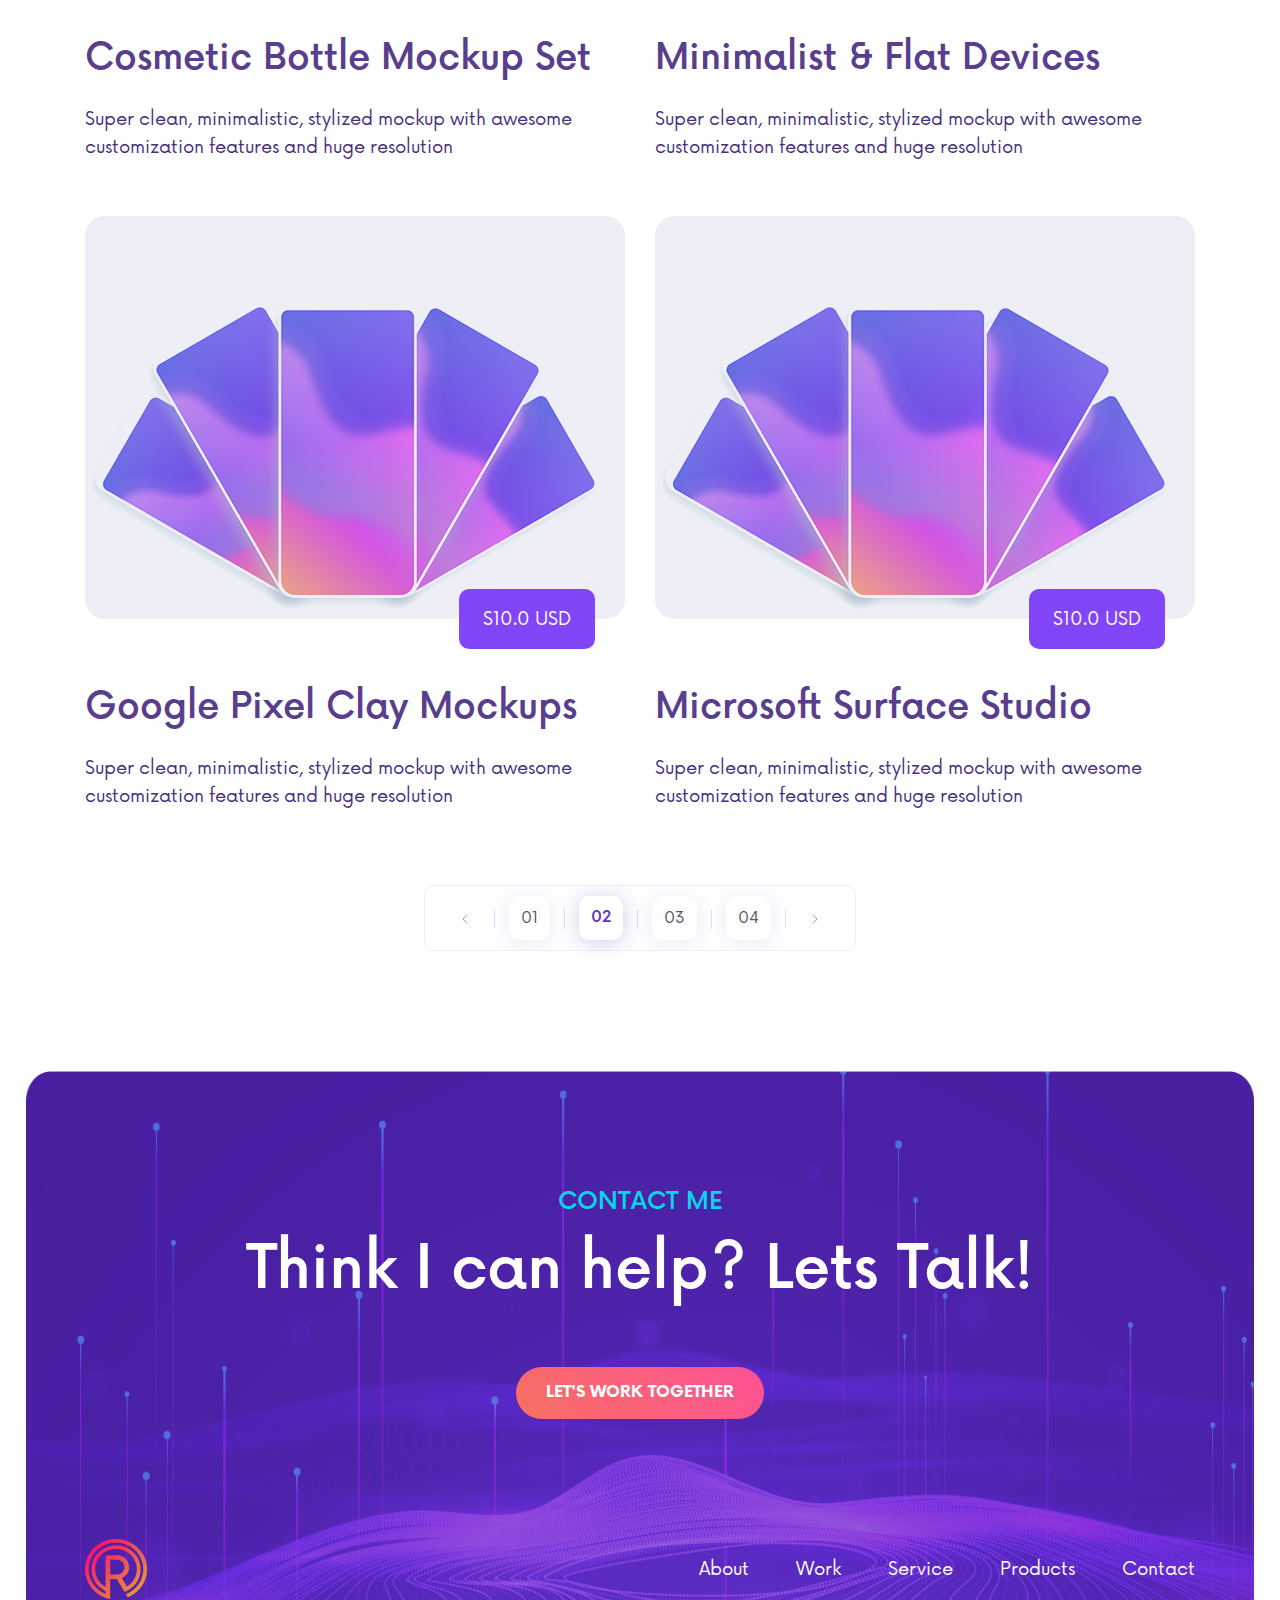
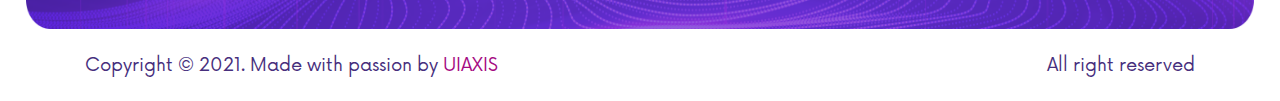
<file: products.html>
<!DOCTYPE html>
<html lang="zxx">

<!-- Mirrored from pixner.net/readora/products.html by HTTrack Website Copier/3.x [XR&CO'2014], Wed, 11 Jan 2023 15:15:16 GMT -->
<head>
    <meta charset="UTF-8">
	<meta http-equiv="X-UA-Compatible" content="IE=edge" />
    <meta name="viewport" content="width=device-width, initial-scale=1.0">
    <meta http-equiv="X-UA-Compatible" content="ie=edge">
    <title>Readora - Portfolio Template</title>

    <link rel="shortcut icon" href="images/fav.png" type="image/x-icon">
    <link rel="stylesheet" href="css/bootstrap.min.css">
    <link rel="stylesheet" href="css/fontawesome.min.css">
    <link rel="stylesheet" href="css/slick.css">
    <link rel="stylesheet" href="css/nice-select.css">
    <link rel="stylesheet" href="css/animate.css">
    <link rel="stylesheet" href="css/style.css">
</head>
<body>

    <!-- start preloader -->
    <div class="preloader" id="preloader"></div>
    <!-- end preloader -->

    <a href="#" class="scrollToTop"><i class="fas fa-angle-double-up"></i></a>

    <!-- header-section start -->
    <header id="header-section">
        <div class="overlay">
            <div class="container">
                <div class="row d-flex header-area">
                    <div class="logo-section flex-grow-1 d-flex align-items-center">
                        <a class="site-logo site-title" href="index.html"><img src="images/logo.png" alt="site-logo"></a>
                    </div>
                    <button class="navbar-toggler ml-auto collapsed" type="button" data-toggle="collapse" data-target="#navbarSupportedContent" aria-controls="navbarSupportedContent" aria-expanded="false" aria-label="Toggle navigation">
                        <i class="fas fa-bars"></i>
                    </button>
                    <nav class="navbar navbar-expand-lg p-0">
                        <div class="navbar-collapse collapse" id="navbarSupportedContent">
                            <ul class="navbar-nav main-menu ml-auto">
                                <li><a href="index.html">Home</a></li>
                                <li><a href="about.html">About</a></li>
                                <li><a href="portfolio.html">Portfolio</a></li>
                                <li><a href="products.html" class="active">Products</a></li>
                                <li class="menu_has_children"><a href="#0">Pages</a>
                                    <ul class="sub-menu">
                                        <li><a href="blog.html">Blog</a></li>
                                        <li><a href="blog-single.html">Blog Single</a></li>
                                        <li><a href="products-single.html">Products Single</a></li>
                                        <li><a href="portfolio-details.html">Portfolio Details</a></li>
                                        <li><a href="pricing.html">Pricing</a></li>
                                        <li><a href="cart.html">Cart</a></li>
                                    </ul>
                                </li>
                                <li class="cart-area">
                                    <button class="cart-toggle cart">
                                        Cart<span>2</span>
                                    </button>
                                    <div class="cart-menu">
                                        <div class="row">
                                            <div class="col-lg-12">
                                                <div class="cart-items">
                                                    <div class="dropdown-items d-flex">
                                                        <div class="image-area">
                                                            <img src="images/cart-image1.png" alt="image">
                                                        </div>
                                                        <div class="text-area">
                                                            <h5>Minimalistic Phone Mockup</h5>
                                                            <p class="qnt">Quantity: <span>1</span></p>
                                                            <p class="price">$<span>10.00</span></p>
                                                        </div>
                                                        <button type="button"><img src="images/close-icon.png" alt="image"></button>
                                                    </div>
                                                </div>
                                                <div class="cart-items">
                                                    <div class="dropdown-items d-flex">
                                                        <div class="image-area">
                                                            <img src="images/cart-image2.png" alt="image">
                                                        </div>
                                                        <div class="text-area">
                                                            <h5>Minimalistic Phone Mockup</h5>
                                                            <p class="qnt">Quantity: <span>1</span></p>
                                                            <p class="price">$<span>10.00</span></p>
                                                        </div>
                                                        <button type="button"><img src="images/close-icon.png" alt="image"></button>
                                                    </div>
                                                </div>
                                                <div class="total-order d-flex justify-content-between">
                                                    <p>Order total:</p>
                                                    <p class="dollar">$<span>20.00</span></p>
                                                </div>
                                                <div class="d-flex justify-content-center">
                                                    <a href="#" class="view">VIEW CART & CHECKOUT</a>
                                                </div>
                                            </div>
                                        </div>
                                    </div>
                                </li>
                            </ul>
                        </div>
                    </nav>
                    <div class="right-area header-action d-flex align-items-center">
                        <a href="contact.html" class="cmn-btn">Contact Me</a>
                    </div>
                </div>
            </div>
        </div>
    </header>
    <!-- header-section end -->
    
    <!-- inner banner start -->
    <section id="banner-section" class="inner-banner product">
        <div class="banner-content d-flex align-items-center">
            <div class="container">
                <div class="row d-flex justify-content-start">
                    <div class="col-lg-8">
                        <div class="text-area">
                            <h1>Digital Products</h1>
                        </div>
                    </div>
                </div>
                <div class="main-content">
                    <div class="row d-flex justify-content-between">
                        <div class="col-lg-6 col-md-6 d-flex align-items-center justify-content-center justify-content-md-start">
                            <div class="left-item d-flex">
                                <select>
                                    <option>Mockups</option>
                                    <option value="1">Mockup 1</option>
                                    <option value="2">Mockup 2</option>
                                    <option value="3">Mockup 3</option>
                                </select>
                                <select>
                                    <option>All Mockups</option>
                                    <option value="1">Mockups 1</option>
                                    <option value="2">Mockups 2</option>
                                    <option value="3">Mockups 3</option>
                                </select>
                            </div>
                        </div>
                        <div class="col-lg-5 col-md-5">
                            <div class="right-item">
                                <form action="#">
                                    <div class="subscribe d-flex justify-content-between">
                                        <input type="email" placeholder="Enter email address" autocomplete="off">
                                        <button class="subscribe-btn">
                                            <img src="images/search-icon.png" alt="icon">
                                        </button>
                                    </div>
                                </form>
                            </div>
                        </div>
                    </div>
                </div>
            </div>
        </div>
    </section>
    <!-- inner-section end -->

    <!-- product items start -->
    <section id="product-items" class="pb-120">
        <div class="container pt-120 wow fadeInUp">
            <div class="row">
                <div class="col-lg-6 col-md-6">
                    <div class="single-item">
                        <div class="img-area">
                            <img src="images/product-img1.png" alt="image">
                            <p>$<span>10.0</span> USD</p>
                        </div>
                        <div class="text-area">
                            <a href="products-single.html"><h1>Minimalistic Phone Mockup</h1></a>
                            <p>Super clean, minimalistic, stylized mockup with awesome customization features and huge resolution</p>
                        </div>
                    </div>
                </div>
                <div class="col-lg-6 col-md-6">
                    <div class="single-item">
                        <div class="img-area">
                            <img src="images/product-img2.png" alt="image">
                            <p>$<span>10.0</span> USD</p>
                        </div>
                        <div class="text-area">
                            <a href="products-single.html"><h1>Minimalist & Flat Devices</h1></a>
                            <p>Super clean, minimalistic, stylized mockup with awesome customization features and huge resolution</p>
                        </div>
                    </div>
                </div>
                <div class="col-lg-6 col-md-6">
                    <div class="single-item">
                        <div class="img-area">
                            <img src="images/product-img1.png" alt="image">
                            <p>$<span>10.0</span> USD</p>
                        </div>
                        <div class="text-area">
                            <a href="products-single.html"><h1>Cosmetic Bottle Mockup Set</h1></a>
                            <p>Super clean, minimalistic, stylized mockup with awesome customization features and huge resolution</p>
                        </div>
                    </div>
                </div>
                <div class="col-lg-6 col-md-6">
                    <div class="single-item">
                        <div class="img-area">
                            <img src="images/product-img1.png" alt="image">
                            <p>$<span>10.0</span> USD</p>
                        </div>
                        <div class="text-area">
                            <a href="products-single.html"><h1>Minimalist & Flat Devices</h1></a>
                            <p>Super clean, minimalistic, stylized mockup with awesome customization features and huge resolution</p>
                        </div>
                    </div>
                </div>
                <div class="col-lg-6 col-md-6">
                    <div class="single-item">
                        <div class="img-area">
                            <img src="images/product-img1.png" alt="image">
                            <p>$<span>10.0</span> USD</p>
                        </div>
                        <div class="text-area">
                            <a href="products-single.html"><h1>Google Pixel Clay Mockups</h1></a>
                            <p>Super clean, minimalistic, stylized mockup with awesome customization features and huge resolution</p>
                        </div>
                    </div>
                </div>
                <div class="col-lg-6 col-md-6">
                    <div class="single-item">
                        <div class="img-area">
                            <img src="images/product-img1.png" alt="image">
                            <p>$<span>10.0</span> USD</p>
                        </div>
                        <div class="text-area">
                            <a href="products-single.html"><h1>Microsoft Surface Studio</h1></a>
                            <p>Super clean, minimalistic, stylized mockup with awesome customization features and huge resolution</p>
                        </div>
                    </div>
                </div>
            </div>
            <div class="row">
                <div class="col-lg-12 d-flex justify-content-center">
                    <nav aria-label="Page navigation example">
                        <ul class="pagination">
                            <li class="page-item"><a class="page-link" href="#"><img src="images/arrow-left.png" alt="left"></a></li>
                            <li class="page-item"><a class="page-link" href="#">01</a></li>
                            <li class="page-item"><a class="page-link active" href="#">02</a></li>
                            <li class="page-item"><a class="page-link" href="#">03</a></li>
                            <li class="page-item"><a class="page-link" href="#">04</a></li>
                            <li class="page-item"><a class="page-link" href="#"><img src="images/arrow-right.png" alt="right"></a></li>
                        </ul>
                    </nav>
                </div>
            </div>
        </div>
    </section>
    <!-- product items end -->

    <!-- footer-section start -->
    <footer id="footer-section">
        <div class="overlay pt-120">
            <div class="container">
                <div class="row">
                    <div class="col-lg-12 d-flex justify-content-center">
                        <div class="section-header pb-120 text-center">
                            <h4 class="sub-title-alt">Contact Me</h4>
                            <h3 class="title">Think I can help? Lets Talk!</h3>
                            <a href="contact.html" class="cmn-btn">Let's Work Together</a>
                        </div>
                    </div>
                </div>
                <div class="bottom-area">
                    <div class="row d-flex justify-content-between">
                        <div class="col-lg-4 col-md-4 col-sm-4 d-flex align-items-center justify-cen">
                            <a href="index.html">
                                <img src="images/logo.png" alt="logo">
                            </a>
                        </div>
                        <div class="col-lg-8 col-md-8 col-sm-8 d-flex align-items-center justify-content-end justify-cen">
                            <ul class="d-flex">
                                <li><a href="about.html">About</a></li>
                                <li><a href="portfolio.html">Work</a></li>
                                <li><a href="portfolio.html">Service</a></li>
                                <li><a href="products.html">Products</a></li>
                                <li><a href="contact.html">Contact</a></li>
                            </ul>
                        </div>
                    </div>
                </div>
            </div>
        </div>
        <div class="footer-bottom">
            <div class="container">
                <div class="main-content">
                    <div class="row d-flex justify-content-center">
                        <div class="col-lg-8 col-md-8 col-sm-12 d-flex justify-content-start justify-cen">
                            <div class="left-area">
                                <p>Copyright © 2021. Made with passion by <a href="https://themeforest.net/user/uiaxis">UIAXIS</a></p>
                            </div>
                        </div>
                        <div class="col-lg-4 col-md-4 col-sm-12 d-flex justify-content-end justify-cen">
                            <div class="right-area">
                                <p>All right reserved</p>
                            </div>
                        </div>
                    </div>
                </div>
            </div>
        </div>
    </footer>
    <!-- footer-section end -->

<script src="js/jquery-3.5.1.min.js"></script>
<script src="js/bootstrap.min.js"></script>
<script src="js/slick.js"></script>
<script src="js/jquery.nice-select.min.js"></script>
<script src="js/fontawesome.js"></script>
<script src="js/jquery.counterup.min.js"></script>
<script src="js/jquery.waypoints.min.js"></script>
<script src="js/wow.js"></script>
<script src="js/main.js"></script>

</body>

<!-- Mirrored from pixner.net/readora/products.html by HTTrack Website Copier/3.x [XR&CO'2014], Wed, 11 Jan 2023 15:15:20 GMT -->
</html>
</file>
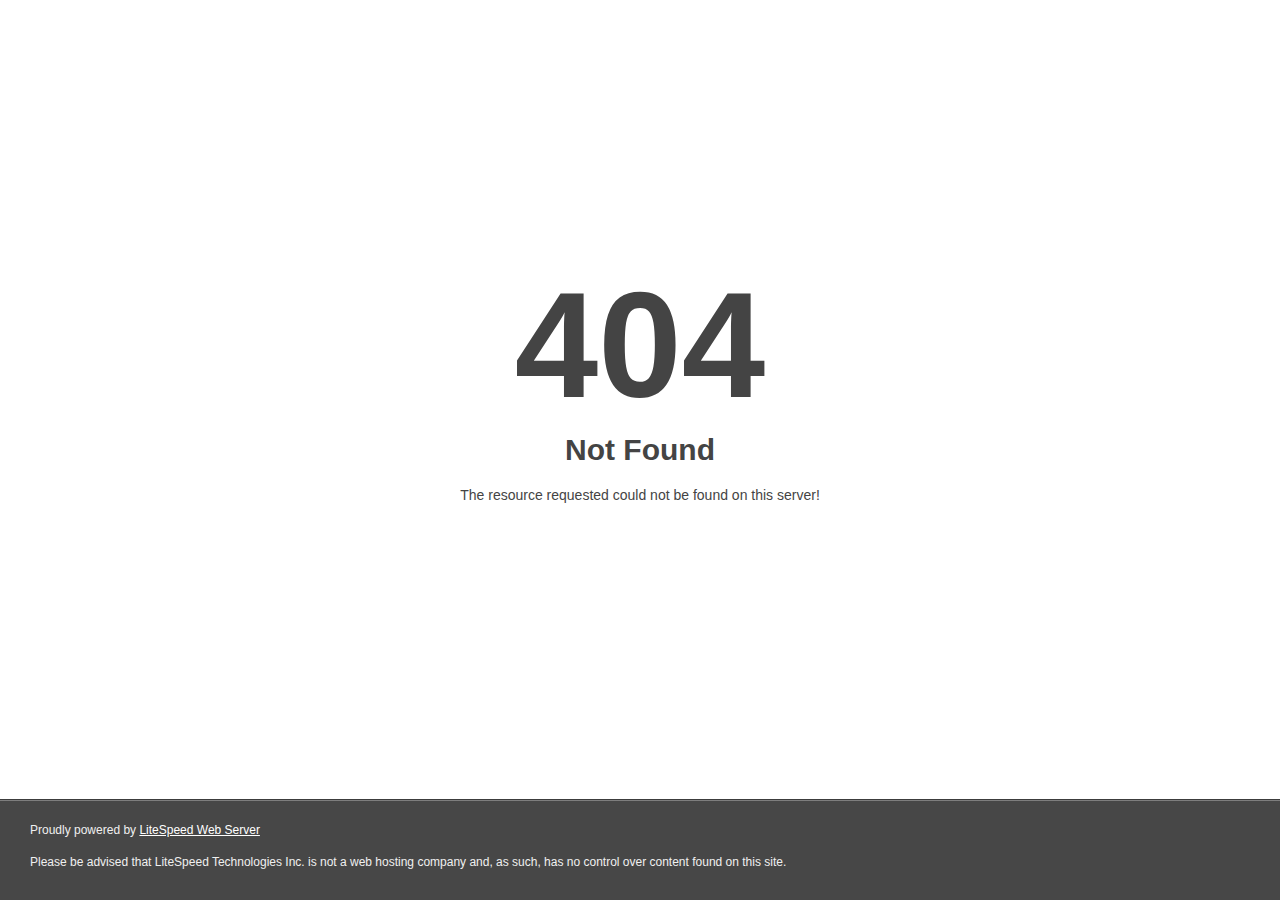
<file: css/owl.video.play.html>
<!DOCTYPE html>
<html style="height:100%">
<head>
<meta name="viewport" content="width=device-width, initial-scale=1, shrink-to-fit=no" />
<title> 404 Not Found
</title></head>
<body style="color: #444; margin:0;font: normal 14px/20px Arial, Helvetica, sans-serif; height:100%; background-color: #fff;">
<div style="height:auto; min-height:100%; ">     <div style="text-align: center; width:800px; margin-left: -400px; position:absolute; top: 30%; left:50%;">
        <h1 style="margin:0; font-size:150px; line-height:150px; font-weight:bold;">404</h1>
<h2 style="margin-top:20px;font-size: 30px;">Not Found
</h2>
<p>The resource requested could not be found on this server!</p>
</div></div><div style="color:#f0f0f0; font-size:12px;margin:auto;padding:0px 30px 0px 30px;position:relative;clear:both;height:100px;margin-top:-101px;background-color:#474747;border-top: 1px solid rgba(0,0,0,0.15);box-shadow: 0 1px 0 rgba(255, 255, 255, 0.3) inset;">
<br>Proudly powered by  <a style="color:#fff;" href="http://www.litespeedtech.com/error-page">LiteSpeed Web Server</a><p>Please be advised that LiteSpeed Technologies Inc. is not a web hosting company and, as such, has no control over content found on this site.</p></div></body></html>
</file>
<file: css/nice-select.css>
.nice-select {
  -webkit-tap-highlight-color: transparent;
  background-color: transparent;
  border-radius: 5px;
  border: solid 1px transparent;
  box-sizing: border-box;
  clear: both;
  cursor: pointer;
  display: block;
  float: left;
  font-family: inherit;
  font-size: 14px;
  font-weight: normal;
  height: 42px;
  line-height: 40px;
  outline: none;
  padding-left: 18px;
  padding-right: 30px;
  position: relative;
  text-align: left !important;
  -webkit-transition: all 0.2s ease-in-out;
  transition: all 0.2s ease-in-out;
  -webkit-user-select: none;
     -moz-user-select: none;
      -ms-user-select: none;
          user-select: none;
  white-space: nowrap;
  width: auto; }
  .nice-select:after {
    border-bottom: 2px solid #90a1b5;
    border-right: 2px solid #90a1b5;
    content: '';
    display: block;
    height: 8px;
    margin-top: -4px;
    pointer-events: none;
    position: absolute;
    right: 12px;
    top: 50%;
    -webkit-transform-origin: 66% 66%;
        -ms-transform-origin: 66% 66%;
            transform-origin: 66% 66%;
    -webkit-transform: rotate(45deg);
        -ms-transform: rotate(45deg);
            transform: rotate(45deg);
    -webkit-transition: all 0.15s ease-in-out;
    transition: all 0.15s ease-in-out;
    width: 8px; }
  .nice-select.open:after {
    -webkit-transform: rotate(-135deg);
        -ms-transform: rotate(-135deg);
            transform: rotate(-135deg); }
  .nice-select.open .list {
    opacity: 1;
    pointer-events: auto;
    -webkit-transform: scale(1) translateY(0);
        -ms-transform: scale(1) translateY(0);
            transform: scale(1) translateY(0); }
  .nice-select.disabled {
    border-color: #e7ecf2;
    color: #90a1b5;
    pointer-events: none; }
    .nice-select.disabled:after {
      border-color: #cdd5de; }
  .nice-select.wide {
    width: 100%; }
    .nice-select.wide .list {
      left: 0 !important;
      right: 0 !important; }
  .nice-select.right {
    float: right; }
    .nice-select.right .list {
      left: auto;
      right: 0; }
  .nice-select.small {
    font-size: 12px;
    height: 36px;
    line-height: 34px; }
    .nice-select.small:after {
      height: 4px;
      width: 4px; }
    .nice-select.small .option {
      line-height: 34px;
      min-height: 34px; }
  .nice-select .list {
    background-color: #fff;
    border-radius: 5px;
    box-shadow: 0 0 0 1px rgba(68, 88, 112, 0.11);
    box-sizing: border-box;
    margin-top: 4px;
    opacity: 0;
    overflow: hidden;
    padding: 0;
    pointer-events: none;
    position: absolute;
    top: 100%;
    left: 0;
    -webkit-transform-origin: 50% 0;
        -ms-transform-origin: 50% 0;
            transform-origin: 50% 0;
    -webkit-transform: scale(0.75) translateY(-21px);
        -ms-transform: scale(0.75) translateY(-21px);
            transform: scale(0.75) translateY(-21px);
    -webkit-transition: all 0.2s cubic-bezier(0.5, 0, 0, 1.25), opacity 0.15s ease-out;
    transition: all 0.2s cubic-bezier(0.5, 0, 0, 1.25), opacity 0.15s ease-out;
    z-index: 9; }
    .nice-select .list:hover .option:not(:hover) {
      background-color: transparent !important; }
  .nice-select .option {
    cursor: pointer;
    font-weight: 400;
    line-height: 40px;
    list-style: none;
    min-height: 40px;
    outline: none;
    padding-left: 18px;
    padding-right: 29px;
    text-align: left;
    -webkit-transition: all 0.2s;
    transition: all 0.2s; }
    .nice-select .option:hover, .nice-select .option.focus, .nice-select .option.selected.focus {
      background-color: #f6f7f9; }
    .nice-select .option.selected {
      font-weight: bold; }
    .nice-select .option.disabled {
      background-color: transparent;
      color: #90a1b5;
      cursor: default; }

.no-csspointerevents .nice-select .list {
  display: none; }

.no-csspointerevents .nice-select.open .list {
  display: block; }

code[class*="language-"],
pre[class*="language-"] {
  border-radius: 2px;
  color: #445870;
  -webkit-hyphens: none;
      -ms-hyphens: none;
          hyphens: none;
  line-height: 1.5;
  -moz-tab-size: 4;
    -o-tab-size: 4;
       tab-size: 4;
  text-align: left;
  white-space: pre;
  word-break: normal;
  word-spacing: normal;
  word-wrap: normal;
  direction: ltr;
  font-family: Inconsolata, monospace;
  font-size: 13px;
  letter-spacing: 0; }

/* Code blocks */
pre[class*="language-"] {
  padding: 18px 24px;
  margin: 0 0 24px;
  overflow: auto; }

:not(pre) > code[class*="language-"],
pre[class*="language-"] {
  background: #f6f7f9; }

/* Inline code */
:not(pre) > code[class*="language-"] {
  padding: 0 2px 1px; }

.token.comment,
.token.prolog,
.token.doctype,
.token.cdata {
  color: #90a1b5; }

.token.punctuation {
  color: #999; }

.namespace {
  opacity: .7; }

.token.property,
.token.tag,
.token.boolean,
.token.number,
.token.constant,
.token.symbol,
.token.deleted {
  color: #EC4444; }

.token.selector,
.token.attr-name,
.token.string,
.token.char,
.token.builtin,
.token.inserted {
  color: #4ABF60; }

.token.operator,
.token.entity,
.token.url,
.language-css .token.string,
.style .token.string {
  color: #a67f59;
  background: rgba(255, 255, 255, 0.5); }

.token.atrule,
.token.attr-value,
.token.keyword {
  color: #55a1fb; }

.token.function {
  color: #DD4A68; }

.token.regex,
.token.important,
.token.variable {
  color: #e90; }

.token.important,
.token.bold {
  font-weight: bold; }

.token.italic {
  font-style: italic; }

.token.entity {
  cursor: help; }
</file>
<file: css/femi.css>
.social-area .social a {
    border-radius: 0%;
    background-image: none;
    box-shadow: none;
    width: 50px;
    height: 50px;
    margin-right: 20px;
    display: flex;
    align-items: center;
    justify-content: center;
}

#banner-section .banner-content .main-content .item.one {
    box-shadow: 2.7px 0px 3px 0px rgb(233 165 165 / 80%);
}


#banner-section .banner-content .main-content .item.two {
    box-shadow: 2.7px 4.879px 3px 0px rgb(233 165 165 / 80%);
}

#banner-section .banner-content .main-content .item.three {
    box-shadow: 2.7px 0px 3px 0px rgb(233 165 165 / 80%);
}

#banner-section .banner-content .main-content .item.four {
    box-shadow: 2.7px 4.879px 3px 0px rgb(233 165 165 / 80%);
}

.my-download {
    box-shadow: 2.7px 4.879px 3px 0px rgb(233 165 165 / 80%);
}

.title {
    font-size: 40px;
}

#product-items .single-item .img-area p {
    right: 1px;
    border-radius: 4px;
    /* background-color: rgb(128, 70, 248); */
    opacity: 0.9;
}

#product-items .single-item .text-area h1 {
    margin: 40px 0 13px 0;
    font-weight: 500;
}

#banner-section .text-area h5 {
    font-size: 18px;
    color: #8C3A32;
    line-height: 0.0;
    margin-left: 140px;
    margin-top: -10px;
}

#banner-section .text-area h2 {
    font-size: 42px;
    color: rgb(49, 21, 103);
    font-family: 'GlacialIndifference';
    font-weight: 800;
    line-height: 88px;
    margin: 0 0 40px 0;
    margin-left: 140px;
}

.cmn-btn-second {
    font-size: 13px;
}

.btn-icon {
    height: 1px;
    width: 20px;
    transition: all 0.7s;
}

#banner-section .text-area .contact_me {
    margin-top: -40px;
    margin-left: 140px;
}

h1,
h1>a {
    font-size: 30px;
    line-height: 46px;
}

/* blog */

.follow-me {
    margin-top: -20px;
    margin-bottom: 20px;
}

/* blog page */
#single-blog .single-step h1.title {
    font-size: 36px;
    color: rgb(59, 54, 140);
    font-weight: bold;
    line-height: 1.278;
    margin-bottom: 12px;
}

/* single blog */
#banner-section.inner-banner .banner-content .social-area h3 {
    font-weight: 500;
    font-size: 20px;
    color: var(--body-color);
    margin-right: 0;
}

#banner-section.inner-banner .banner-content .single-icon {
    margin: 1px 0 2px 5px;
    width: 20px;
}

#banner-section.blog-single .social a {
    border: none;
    width: 20px;
}

#input_code {
    background-color: #f7f4f3;
    padding: 30px;
    margin: 22px;
}

.to-be-noted {
    border: 2px solid #f7f4f3;
    border-radius: 4px;
    padding: 30px;
    margin: 30px;
}
</file>
<file: css/style.css>
/* reset css start */
/* font family */
@font-face{
    font-family: "now";
    src: url(../fonts/Now-Thin.otf);
    font-weight: 100;
}
@font-face{
    font-family: "now";
    src: url(../fonts/Now-Light.otf);
    font-weight: 300;
}
@font-face{
    font-family: "now";
    src: url(../fonts/Now-Regular.otf);
    font-weight: 400;
}
@font-face{
    font-family: "now";
    src: url(../fonts/Now-Medium.otf);
    font-weight: 500;
}
@font-face{
    font-family: "now";
    src: url(../fonts/Now-Bold.otf);
    font-weight: 800;
}
@font-face{
    font-family: "GlacialIndifference";
    src: url(../fonts/GlacialIndifference-Bold.otf);
    font-weight: 800;
}
@font-face{
    font-family: "GlacialIndifference";
    src: url(../fonts/GlacialIndifference-Regular.otf);
    font-weight: 400;
}
:root{
    --body-font: 'now';
    --body-alt-font: 'GlacialIndifference';
    --body-color: rgb(255, 255, 255);
}
html{
    scroll-behavior: smooth;
    overflow-x: hidden;
}
body {
    font-size: 18px;
    font-family: var(--body-font);
    padding: 0;
    margin: 0;
    font-weight: 400;
    overflow-x: hidden;
}
h1,h2,h3,h4,h5,h6 {
    padding: 0;
    margin: 0;
  }
  h1,h1>a,
  h2,h2>a,
  h3,h3>a,
  h4,h4>a,
  h5,h5>a,
  h6,h6>a {
    font-family: var(--body-font);
    line-height: 1.25;
    font-weight: 600;
    text-transform: initial;
    transition: all 0.3s;
    -webkit-transition: all 0.3s;
    -moz-transition: all 0.3s;
    -ms-transition: all 0.3s;
    -o-transition: all 0.3s;
  }
  h1>a:hover,
  h2>a:hover,
  h3>a:hover,
  h4>a:hover,
  h5>a:hover,
  h6>a:hover {
    color: rgb(90, 62, 142);
  }
  h1, h1>a {
    font-size: 36px;
    line-height: 46px;
  }
  h2, h2>a {
    font-size: 28px;
    line-height: 38px;
  }
  h3, h3>a {
    font-size: 24px;
    line-height: 34px;
  }
  h4, h4>a {
    font-size: 20px;
    line-height: 30px;
  }
  h5, h5>a {
    font-size: 18px;
    line-height: 28px;
  }
  a {
    display: inline-block;
    font-family: var(--body-font);
    font-weight: 400;
    font-size: 18px;
    line-height: 28px;
  }
  a,a:focus, a:hover {
    text-decoration: none;
    outline: none;
    color: rgb(255, 255, 255);
  }
  p, span, li {
    margin: 0;
    font-family: var(--body-font);
    font-size: 18px;
    font-weight: 400;
    color: rgb(71 47 125);
    line-height: 1.556;
  }
  img {
    max-width: 100%;
    height: auto;
  }
  ul, ol {
    padding: 0;
    margin: 0;
    list-style: none;
  }
  button:focus{
    outline: none !important;
    box-shadow: none !important;
  }
  input:focus,
  textarea:focus {
    outline: none;
    box-shadow: none;
  }
  button {
    border: none;
    cursor: pointer;
  }
input, textarea {
    padding: 10px 25px;
    border: 1px solid #cccccc;
    width: 100%;
    font-family: var(--body-font);
}
select {
    padding: 10px 20px;
    border: none;
    cursor: pointer;
    outline: none;
}
textarea {
    min-height: 150px;
    resize: none;
}
span{
    display: inline-block;
}
.bg_img {
    background-size: cover;
    background-position: center;
    background-repeat: no-repeat; 
}
.title span {
    font-size: inherit;
    font-family: inherit;
    line-height: inherit;
    font-weight: inherit;
}
.bg_img {
    background-position: center;
    background-size: cover;
}
.mr-1, .mx-1 {
    margin-right: 0.25rem !important;
}
.mr-60 {
    margin-right: 60px;
}
.mt-1, .my-1 {
    margin-top: 0.25rem !important;
}
.button-group {
    display: inline-flex;
    overflow: hidden;
    flex-wrap: wrap;
    justify-content: center;
}
.b-none {
    border: none !important;
}
.section-header{
    margin-top: -6px;
    margin-bottom: 56px;
}
.sub-title{
    font-size: 24px;
    font-family: var(--body-font);
    color: rgb(162 96 0);
    font-weight: 500;
    line-height: 1.417;
    text-transform: uppercase;
    margin-bottom: 11px;
}
.sub-title-alt{
    font-size: 24px;
    font-family: var(--body-font);
    color: #09d4ea;
    font-weight: 500;
    text-transform: uppercase;
    line-height: 1.417;
    margin-bottom: 11px;
}
.title{
    font-family: var(--body-font);
    font-size: 60px;
    color: rgb(49, 21, 102);
    font-weight: bold;
    line-height: 80px;
    margin-bottom: 21px;
}
iframe {
    border:0;
    width: 100%;
}
.social-area h4{
    color: rgb(67, 22, 159);
    margin-right: 45px;
}
.social-area .social a{
    border-radius: 50%;
    background-image: linear-gradient( 35deg, rgb(23,105,255) 1%, rgb(3,74,204) 100%, rgb(23,105,255) 100%);
    box-shadow: 0px 15px 18px 0px rgba(23, 105, 255, 0.42);
    width: 50px;
    height: 50px;
    margin-right: 20px;
    display: flex;
    align-items: center;
    justify-content: center;
}
.social-area .social .instagram{
    background-image: linear-gradient( 71deg, rgb(255,221,85) 1%, rgb(255,221,85) 10%, rgb(255,84,62) 50%, rgb(200,55,171) 100%);
    box-shadow: 0px 15px 18px 0px rgba(255, 69, 141, 0.42);
}
#contact-me .social-area .social .dribbble{
    background-image: unset;
}
.social-area .social .dribbble{
    background-color: rgb(255, 69, 141);
    box-shadow: 0px 15px 18px 0px rgba(255, 69, 141, 0.42);
    background-image: none;
}
.social-area .social .linkedin{
    background-image: linear-gradient( -90deg, rgb(123,195,255) 0%, rgb(33,118,204) 100%);
    box-shadow: 0px 15px 18px 0px rgba(5, 76, 207, 0.42);
}
@media (max-width: 991px) {
    .section-title{
        font-size: 40px;
    }
}
@media (max-width: 575px) {
    .sub-title,
    .sub-title-alt{
        font-size: 12px;
    }
}
.section-title span{
    color: var(--primary-color);
    font-size: inherit;
    font-family: inherit;
    line-height: inherit;
    font-weight: inherit;
}
.shadow-none {
    -webkit-box-shadow: none;
    box-shadow: none;
}
.mb-30-none{
    margin-bottom: -30px;
}
.mb-30{
    margin-bottom: 30px;
}
.mt-30 {
    margin-top: 30px;
}
.pt-120 {
    padding-top: 120px;
}
@media (max-width: 991px) {
    .pt-120 {
        padding-top: 60px;
    }
}
@media (max-width: 575px) {
    .pt-120 {
        padding-top: 50px;
    }
}
.pb-120 {
    padding-bottom: 120px;
}
@media (max-width: 991px) {
    .pb-120 {
        padding-bottom: 60px;
    }
}
@media (max-width: 575px) {
    .pb-120 {
        padding-bottom: 50px;
    }
}
.pt-50 {
    padding-top: 50px;
}
@media (max-width: 991px) {
    .pt-50 {
        padding-top: 22px;
    }
}
@media (max-width: 575px) {
    .pt-50 {
        padding-top: 16px;
    }
}
.pb-50 {
    padding-bottom: 50px;
}
@media (max-width: 991px) {
    .pb-50 {
        padding-bottom: 22;
    }
}
@media (max-width: 575px) {
    .pb-50 {
        padding-bottom: 16px;
    }
}
body::-webkit-scrollbar {
    width: 4px;
}
body::-webkit-scrollbar-track {
    background: transparent; 
}
body::-webkit-scrollbar-thumb {
    background: #3a395e; 
}
body::-webkit-scrollbar-thumb:hover {
    background: #3a395e; 
}
@media (max-width: 991px) {
    .header-section .header-top {
        display: block;
    }
}
@media (max-width: 991px) {
    .navbar-collapse {
        max-height: 320px;
        overflow: auto;
    }
}
.navbar-collapse .main-menu .menu_has_children.show .sub-menu {
    display: grid;
}
@media (max-width: 991px) {
    .menu_has_children .sub-menu {
        display: none !important;
    }
    .menu_has_children .sub-menu li {
        width: 100% ;
    }
    .navbar-collapse .main-menu .menu_has_children.show .sub-menu {
        display: inline-flex !important;
        flex-wrap: wrap;
        margin-left: 20px;
    }
}
.navbar-collapse .main-menu li:last-child .sub-menu {
    left: auto;
    right: 0;
}
.navbar-collapse .main-menu .cart span{
    background-color: rgba(183, 165, 255, 0.2);
    color: #fff;
    padding: 0 20px;
    border-radius: 15px;
    margin-left: 5px;
}
.navbar-collapse .main-menu .cart-area {
    top: 40px;
}
.navbar-collapse .main-menu .cart-area button{
    background-color: transparent;
    color: var(--body-color);
    margin: 0 15px;
    font-weight: 500;
}
.navbar-collapse .main-menu li {
    position: relative;
}
.navbar-collapse .main-menu li:hover .sub-menu {
    opacity: 1;
    visibility: visible;
    top: 100%;
}
.navbar-collapse .main-menu li.menu_has_children {
    position: relative;
}
.navbar-collapse .main-menu li.menu_has_children i {
    font-size: 18px;
    margin-left: 5px;
}
@media (max-width: 991px) {
    .navbar-collapse .main-menu li.menu_has_children::before {
        top: 12px;
        right: 15px;
    }
}
.navbar-collapse .main-menu li a {
    padding: 40px 25px;
    font-weight: 800;
    font-family: var(--body-font);
    font-size: 18px;
    text-transform: capitalize;
}
@media (max-width: 991px) {
    .navbar-collapse .main-menu li a {
        padding: 10px 8px;
        display: block;
    }
    .navbar-expand-lg {
        float: right;
        width: 100%;
    }
}
.navbar-collapse .main-menu li .sub-menu {
    position: absolute;
    top: 100%;
    left: 0;
    width: 230px;
    background-color: var(--body-color);
    padding: 0;
    opacity: 0;
    visibility: hidden;
    -webkit-transition: all 0.3s;
    transition: all 0.3s;
    z-index: 9;
}
.navbar-collapse .main-menu li .sub-menu li a {
    color: rgb(59, 54, 140) !important;
    padding: 15px 20px;
    display: block;
    border-bottom: 1px solid #ddd;
}
.navbar-collapse .main-menu li .sub-menu li a:hover {
    color: var(--body-color) !important;
    border-radius: 0 !important;
}
.nav-area{
    display: contents;
    justify-content: space-between;
    z-index: 100;
}
@media (max-width: 991px) {
    .navbar-collapse .main-menu li .sub-menu {
        position: initial;
        opacity: 1;
        visibility: visible;
        display: none;
        -webkit-transition: none;
        transition: none;
    }
}
.menu-toggle {
    margin: 15px 0;
    position: relative;
    display: block;
    width: 35px;
    height: 20px;
    cursor: pointer;
    background: transparent;
    border-top: 2px solid #ffffff;
    border-bottom: 2px solid #ffffff;
    font-size: 0;
    -webkit-transition: all 0.25s ease-in-out;
    transition: all 0.25s ease-in-out;
}
.menu-toggle.is-active {
    border-color: transparent;
}
.menu-toggle::before, .menu-toggle::after {
    content: '';
    display: block;
    width: 100%;
    height: 2px;
    position: absolute;
    top: 50%;
    left: 50%;
    background: #ffffff;
    -webkit-transform: translate(-50%, -50%);
    transform: translate(-50%, -50%);
    transition: -webkit-transform 0.25s ease-in-out;
    -webkit-transition: -webkit-transform 0.25s ease-in-out;
    transition: transform 0.25s ease-in-out;
    transition: transform 0.25s ease-in-out, -webkit-transform 0.25s ease-in-out;
}
.menu-toggle.is-active::before {
    -webkit-transform: translate(-50%, -50%) rotate(45deg);
    transform: translate(-50%, -50%) rotate(45deg);
}
.menu-toggle.is-active::after {
    -webkit-transform: translate(-50%, -50%) rotate(-45deg);
    transform: translate(-50%, -50%) rotate(-45deg);
}
.navbar-toggler {
    padding-right: 0;
    display: none;
}
.toggle-btn{
    padding: 8px 12px;
    background-color: var(--primary-color);
    color:#ffffff;
    font-weight: 500;
    text-transform: capitalize;
    border: 1px solid transparent;
    -webkit-transition: all 0.3s;
    transition: all 0.3s;
    border-radius: 4px;
}
.header-section .header-bottom {
    padding: 10px 10px;
}
@media (max-width: 991px) {
    .navbar-toggler{
        display: inline-block;
    }
    .navbar-light .navbar-toggler {
        position: absolute;
        right: 14%;
        margin-top: 5px;
        border: none;
    }
    #header-section .right-area {
        position: absolute;
        right: 20%;
        top: 20px;
    }
    .header-area{
        position: relative;
        padding: 15px 0;
    }
    #header-section .navbar .navbar-brand img{
        max-width: initial;
    }
    #header-section .navbar .navbar-brand {
        margin-top: -5px;
        width: 35%;
    }
    .navbar-collapse .main-menu {
        padding-top: 30px;
    }
    #header-section .navbar .navbar-bottom{
        padding: 20px 0;
    }
    #header-section .navbar .navbar-top {
        justify-content: center !important;
    }
    #header-section {
        background-color: #5c2cc5 !important;
    }
    #header-section .overlay .navbar-toggler i{
        color: var(--body-color);
    }
    #header-section .navbar .navbar-nav .menu_has_children::after {
        transform: translateX(70px);
        left: 0;
    }
    
}
@media (max-width: 800px) {
    .navbar-light .navbar-toggler {
        right: 4%;
    }
}
@media (max-width: 440px) {
    #header-section .navbar .navbar-top .language-select-list img{
        display: none;
    }
    #header-section .navbar .navbar-top a {
        margin: 0 6px !important;
        font-size: 12px;
    }
    #header-section .navbar .navbar-top .language-select-list {
        margin: 0 !important;
    }
    #header-section .navbar .nice-select .option,
    #header-section .navbar .nice-select.select-bar .current{
        font-size: 12px;
    }
    #header-section .navbar .navbar-brand img {
        max-width: initial;
        width: 115px;
    }
    .navbar-light .navbar-toggler{
        margin-top: 0;
    }
    #header-section .navbar .navbar-collapse .navbar-nav {
        padding-right: 0;
    }
}
.scrollToTop {
    position: fixed;
    bottom: 0;
    right: 30px;
    width: 45px;
    height: 45px;
    background-image: linear-gradient(45deg, rgb(247,112,98) 0%, rgb(254,81,150) 100%);
    border-radius: 5px;
    color: #fff;
    line-height: 45px;
    font-size: 20px;
    text-align: center;
    z-index: 9;
    cursor: pointer;
    transition: all 1s;
    transform: translateY(100%);
}
.scrollToTop.active {
    bottom: 30px;
    transform: translateY(0%);
    color: #fff;
}
.scrollToTop:hover{
    color: #fff;
}
.preloader{
    position: fixed;
    width: 100%;
    height: 100vh;
    z-index: 999999999;
    overflow: visible;
    background: #ffffff url(../images/preloader.gif) no-repeat center center;
    background-size: 400px 400px;
}
  #header-section.header-fixed {
        position: fixed;
        top: 0;
        left: 0;
        width: 100%;
        z-index: 9999;
        background-color: #5c2cc5;
        box-shadow: 0px 3px 10px 0px rgb(0 0 0 / 30%);
    }
    #header-section.header-fixed .header-top,
    #header-section.header-fixed .header-middle {
        display: none!important;
    }
    #header-section.header-fixed .header-bottom {
        background-color: var(--body-color);
        box-shadow: 0px 3px 10px 0px rgba(0, 0, 0, 0.1);
    }
    #header-section .header-top {
        padding: 20px 0;
    }
  .animated {
    -webkit-animation-duration: 1s;
    animation-duration: 1s;
    -webkit-animation-fill-mode: both;
    animation-fill-mode: both;
  }
  @-webkit-keyframes fadeInDown {
    from {
      opacity: 0;
      -webkit-transform: translate3d(0, -100%, 0);
      -ms-transform: translate3d(0, -100%, 0);
      transform: translate3d(0, -100%, 0);
    }
    to {
      opacity: 1;
      -webkit-transform: none;
      -ms-transform: none;
      transform: none;
    }
  }
  @keyframes fadeInDown {
    from {
      opacity: 0;
      -webkit-transform: translate3d(0, -100%, 0);
      -ms-transform: translate3d(0, -100%, 0);
      transform: translate3d(0, -100%, 0);
    }
    to {
      opacity: 1;
      -webkit-transform: none;
      -ms-transform: none;
      transform: none;
    }
  }
  .fadeInDown {
    -webkit-animation-name: fadeInDown;
    animation-name: fadeInDown;
  }
  @keyframes zoomInOut {
    50% {
      -webkit-transform:scale(1.2);
      -moz-transform:scale(1.2);
      -ms-transform:scale(1.2);
      -o-transform:scale(1.2);
      transform:scale(1.2);
    }
}

/* cmn btn */
.cmn-btn {
    position: relative;
    color: rgb(255, 255, 255);
    font-size: 16px;
    font-weight: 600;
    text-transform: uppercase;
    -webkit-transition: all 0.6s;
    transition: all 0.6s;
    background-image: linear-gradient( 45deg, rgb(247,112,98) 0%, rgb(254,81,150) 100%);
    border-radius: 50px;
    padding: 12px 30px;
    z-index: 1;
    overflow: hidden;
    transition: 0.35s ease;
}
.cmn-btn:hover{
    color: rgb(255, 255, 255);
    box-shadow: 0px 26px 38px 0px rgba(254, 81, 149, 0.3);
    background-image: linear-gradient( 45deg, rgb(254,81,150) 0%, rgb(247,112,98) 100%);
}

/* cmn btn second */
.btn-icon {
    position: relative;
    content: '';
    background-color: white;
    top: -5px;
    left: 5px;
    height: 1px;
    width: 40px;
    display: inline-block;
    transition: all 0.7s;
}
.btn-icon::before{
    position: absolute;
    content: '';
    top: -4px;
    width: 10px;
    height: 10px;
    border-top: 1px solid;
    border-right: 1px solid;
    border-color: white;
    transform-origin: 66% 66%;
    transform: rotate(45deg);
    right: 1px;
    transition: all ease 0.3s;
}
.cmn-btn-second:hover .btn-icon::before{
    border-color: #ea43ad;
}
.cmn-btn-second{
    font-size: 18px;
    line-height: 28px;
    font-weight: 500;
}
.cmn-btn-second:hover .btn-icon {
    width: 60px;
    background-color: #ea43ad;
}

/* header area */
#header-section {
    position: absolute;
    top: 0;
    left: 0;
    width: 100%;
    z-index: 999;
    background-color: transparent;
}
#header-section .header-area{
    padding-left: 15px;
    padding-right: 15px;
}
#header-section .navbar .navbar-nav .dropdown a,
#header-section .navbar .navbar-nav li a{
    font-size: 18px;
    font-weight: 500;
    color: #fff;
}
#header-section .navbar .navbar-nav li a.active,
#header-section .navbar .navbar-nav li a:hover{
    background-image: linear-gradient(40deg, rgb(184,93,255) 0%, rgb(255,69,69) 100%);
    border-radius: 0 0 20px 20px;
}
#header-section .navbar .navbar-nav .menu_has_children a{
    padding-right: 40px;
}
#header-section .navbar .navbar-nav .menu_has_children{
    display: grid;
    align-items: center;
}
#header-section .navbar .navbar-nav .menu_has_children::after{
    position: absolute;
    content: '';
    background-image: url(../images/down-arrow.png);
    background-repeat: no-repeat;
    height: 7px;
    width: 15px;
    right: 15px;
    transition: all ease 0.3s;
}
#header-section .navbar .navbar-nav .dropdown{
    display: flex;
    align-items: center;
}
#header-section .navbar .navbar-nav .cart-area .cart-menu{
    display: table-column;
    transform: translateY(150px);
    -webkit-transition: all 0.3s;
    transition: all 0.3s;
}
#header-section .navbar .navbar-nav .cart-area .cart-menu.show{
    transform: translateY(-50px);
    opacity: 1;
    position: absolute;
    top: 100%;
    left: -45%;
    background-color: var(--body-color);
    padding: 0;
    width: 270px;
    z-index: 9;
    border-radius: 10px;
    box-shadow: 0px 22px 84px 0px rgb(127 153 202 / 42%);
}
#header-section .navbar .navbar-nav .cart-area .dropdown-items{
    border: 1px solid #e9e8e9;
    border-radius: 5px;
    padding: 8px 10px;
    margin: 15px 10px;
    position: relative;
}
#header-section .navbar .navbar-nav .cart-area .image-area img{
    max-width: initial;
    margin-right: 10px;
}
#header-section .navbar .navbar-nav .cart-area .text-area h5{
    font-size: 16px;
    font-family: var(--body-font);
    font-weight: 400;
    color: rgb(90, 62, 142);
    line-height: 1.5;
}
#header-section .navbar .navbar-nav .cart-area .text-area .qnt span,
#header-section .navbar .navbar-nav .cart-area .text-area .qnt{
    font-size: 13px;
    color: rgb(90, 62, 142);
    line-height: 1.846;
}
#header-section .navbar .navbar-nav .cart-area .text-area .price span,
#header-section .navbar .navbar-nav .cart-area .text-area .price{
    font-size: 16px;
    color: rgb(128, 70, 248);
    line-height: 1.5;
    font-weight: 500;
}
#header-section .navbar .navbar-nav li .cart-menu a:hover {
    background-image: unset;
    border-radius: 10px;
}
#header-section .navbar .navbar-nav li .cart-menu .view{
    background-image: linear-gradient(45deg, rgb(247,112,98) 0%, rgb(254,81,150) 100%);
    font-size: 12px;
    padding: 10px 16px;
    border-radius: 20px;
    margin: 40px 0 30px;
}
#header-section .navbar .navbar-nav li .cart-menu .view:hover{
    background-image: linear-gradient( 45deg, rgb(247,112,98) 0%, rgb(254,81,150) 100%);
    box-shadow: 0px 26px 38px 0px rgba(254, 81, 149, 0.3);
    border-radius: 20px;
}
#header-section .navbar .navbar-nav li .cart-menu .total-order p{
    font-size: 14px;
    color: rgb(86, 79, 101);
    line-height: 1.714;
}
#header-section .navbar .navbar-nav li .cart-menu .total-order span{
    font-size: 16px;
    color: rgb(128, 70, 248);
    line-height: 1.5;
    font-weight: 500;
}
#header-section .navbar .navbar-nav li .cart-menu button{
    position: absolute;
    right: -8px;
    top: -15px;
    background-color: transparent;
}
#header-section .navbar .navbar-nav li .cart-menu .total-order{
    border-top: 1px solid #e9e8e9;
    border-bottom: 1px solid #e9e8e9;
    padding: 6px 10px;
}
#header-section .navbar .navbar-nav li .cart-menu .total-order p {
    font-size: 14px;
    color: rgb(86, 79, 101);
    line-height: 1.714;
}
#header-section .navbar .navbar-nav li .cart-menu .total-order .dollar {
    font-size: 16px;
    color: rgb(128, 70, 248);
    line-height: 1.5;
}

/* banner-section */
#banner-section {
    position: relative;
    padding-top: 170px;
    background-image: url(../images/banner-bg.png);
    background-size: 100% 100%;
    background-repeat: no-repeat;
}
#banner-section .banner-content{
    position: relative;
}
#banner-section .banner-content .main-content{
    position: relative;
}
#banner-section .banner-content .main-content .item{
    position: absolute;
    display: flex;
    align-items: center;
    background-color: rgb(255, 255, 255);
    border-radius: 38px;
    padding: 17px 28px;
}
#banner-section .banner-content .main-content .item img{
    margin-right: 15px;
    width: 40px;
}
#banner-section .banner-content .main-content .item h5{
    color: rgb(49, 21, 103);
    font-weight: 500;
}
#banner-section .banner-content .main-content .item.one{
    top: 20%;
    left: 70px;
}
#banner-section .banner-content .main-content .item.two{
    bottom: 25%;
    box-shadow: 2.3px 21.879px 79px 0px rgba(219, 210, 255, 0.80);
}
#banner-section .banner-content .main-content .item.three{
    top: 20%;
    right: 50px;
}
#banner-section .banner-content .main-content .item.four{
    bottom: 25%;
    right: -20px;
    box-shadow: 2.3px 21.879px 79px 0px rgba(219, 210, 255, 0.80);
}
#banner-section .text-area h5{
    font-size: 18px;
    color: #8C3A32;
    line-height: 1.556;
}
#banner-section .text-area h2{
    font-size: 78px;
    color: rgb(49, 21, 103);
    font-family: 'GlacialIndifference';
    font-weight: 800;
    line-height: 88px;
    margin: 0 0 40px 0;
}
#banner-section .text-area h2 span{
    color: #8C3A32;
    font-weight: 800;
    font-family: 'GlacialIndifference';
    font-size: inherit;
}
#banner-section .text-area .btn-area .cmn-btn{
    margin-right: 30px;
}
#banner-section .text-area .btn-area .cmn-btn-second{
    color: rgb(49, 21, 103);
    text-transform: uppercase;
}
#banner-section .text-area .btn-area .cmn-btn-second .btn-icon{
    background-color: #311567;
}
#banner-section .text-area .btn-area .cmn-btn-second .btn-icon::before{
    border-color: #311567;
}
#banner-section .right-area{
    position: relative;
}
#banner-section .right-area .download-area img {
    margin-left: 10px;
}
#banner-section .right-area .download-area {
    display: contents;
}
#banner-section .right-area .download{
    font-size: 20px;
    font-weight: 500;
    padding: 12px 25px;
    color: rgb(29, 12, 64);
    line-height: 1.4;
    border-radius: 35px;
    background-color: var(--body-color);
    box-shadow: 1.463px 13.923px 57px 0px rgba(247, 6, 115, 0.35);
    transform: translateY(-110px);
}

/* Specilizing In */
#specilizing-section {
    background-color: #fafbff;
}
#specilizing-section .single-item {
    border-radius: 20px;
    background-color: rgb(255, 255, 255);
    box-shadow: 2.3px 21.879px 79px 0px rgb(196 184 246 / 25%);
    padding: 40px 25px 47px;
    text-align: center;
}
#specilizing-section .single-item h2{
    color: rgb(80, 51, 140);
    margin-top: 27px;
}

/* Latest Project */
#latest-project {
    background-color: #f7f4fd;
}
#latest-project .single-item .text-area a{
    display: block;
}
#latest-project .single-item{
    padding: 30px;
    border-radius: 10px;
    background-color: rgb(255, 255, 255);
    box-shadow: 2.3px 21.879px 79px 0px rgba(99, 83, 165, 0.25);
    margin-bottom: 30px;
}
#latest-project .single-item:last-child{
    margin-bottom: 0;
}
#latest-project .single-item .text-area {
    margin-top: 10px;
}
#latest-project .single-item h5{
    font-size: 18px;
    color: rgb(121 71 0);
    background-color: #fff4e5;
    padding: 13px 34px;
    border-radius: 25px;
    display: inline-block;
    font-weight: 500;
    line-height: 1.556;
}
#latest-project .single-item h5.mid{
    color: rgb(90 41 191);
    background-color: #efeafa;
}
#latest-project .single-item h5.last{
    color: rgb(23 95 3);
    background-color: #e9f7e6;
}
#latest-project .single-item h2{
    font-size: 28px;
    color: rgb(58, 57, 94);
    font-weight: 800;
    line-height: 1.357;
    margin: 26px 0 24px 0;
}
#latest-project .single-item .text-area p{
    color: rgb(92 85 107);
}
#latest-project .single-item .text-area .btn-icon {
    background-color: rgb(90, 62, 142);
}
#latest-project .single-item .text-area .btn-icon::before{
    border-top: 1px solid;
    border-right: 1px solid;
    border-color: rgb(90, 62, 142);
}
#latest-project .single-item .text-area .cmn-btn-second:hover .btn-icon::before{
    border-color: #ea43ad;
}
#latest-project .single-item .text-area .cmn-btn-second{
    color: rgb(90, 62, 142);
    margin-top: 30px;
    text-transform: uppercase;
}
#latest-project .single-item .text-area .cmn-btn-second:hover .btn-icon {
    background-color: #ea43ad;
}
#latest-project .single-icon {
    border-radius: 50%;
    background-color: rgb(255, 69, 141);
    box-shadow: 0px 15px 18px 0px rgb(255 69 141 / 42%);
    width: 60px;
    height: 60px;
    margin: 0 15px;
    display: flex;
    align-items: center;
    justify-content: center;
}
#latest-project .single-icon.instagram{
    background-image: linear-gradient( 71deg, rgb(255,221,85) 1%, rgb(255,221,85) 10%, rgb(255,84,62) 50%, rgb(200,55,171) 100%);
    box-shadow: 0px 15px 18px 0px rgba(255, 69, 141, 0.42);
}
#latest-project .single-icon.behance{
    background-image: linear-gradient( 35deg, rgb(23,105,255) 1%, rgb(3,74,204) 100%, rgb(23,105,255) 100%);
    box-shadow: 0px 15px 18px 0px rgba(23, 105, 255, 0.42);
}
#latest-project .bottom-area h2 {
    color: rgb(58, 57, 94);
    font-weight: 500;
    margin: 23px 0 25px 0;
}
#latest-project .bottom-area h2 span {
    color: #3a0aff;
    font-size: inherit;
    font-weight: inherit;
}

/* Now Your Turn */
#now-your-turn {
    position: relative;
    background-color: rgb(98, 45, 207);
    margin-bottom: 120px;
}
#now-your-turn .overlay .section-header {
    margin-bottom: 40px;
}
#now-your-turn .overlay .section-header .cmn-btn{
    margin-top: 36px;
}
#now-your-turn .overlay .section-header .title,
#now-your-turn .overlay .section-header p{
    color: rgb(240, 232, 255);
}
#now-your-turn .right-area{
    position: absolute;
    right: 8%;
    top: -8%;
}
#now-your-turn .bottom-area .single-item{
    border-radius: 10px;
    background-color: rgb(255, 255, 255);
    box-shadow: 1.463px 13.923px 57px 0px rgba(43, 0, 132, 0.1);
    padding: 69px 0 76px;
    text-align: center;
}
#now-your-turn .bottom-area .single-item {
    margin-bottom: -120px;
}
#now-your-turn .bottom-area .single-item span {
    font-size: 80px;
    color: rgb(49, 21, 103);
    font-weight: 800;
    line-height: 1.125;
    text-transform: uppercase;
    margin-bottom: 6px;
}
#now-your-turn .bottom-area .single-item h5 {
    color: #8C3A32;;
    font-weight: 400;
}

/* Testimonials */
#testimonials .left-area{
    position: relative;
    background-image: url(../images/testimonials-slider-bg.png);
    background-repeat: no-repeat;
    background-size: 100% 100%;
}
#testimonials .left-area img{
    transition: all 0.8s;
    padding: 35px 0 0 50px;
    transform: translate(45px, 660px);
    padding-top: 90px;
}
#testimonials .slick-slider {
    margin-bottom: -10px;
}
#testimonials .slick-active .left-area img{
    transform: translate(45px, -60px);
}
#testimonials .text-area {
    margin-top: -30%;
}
#testimonials .text-area p{
    margin: 13px 0 29px 0;
}
#testimonials .text-area h4 span{
    margin-left: 7px;
}
#testimonials .text-area h4,
#testimonials .text-area h3{
    color: rgb(90, 62, 142);
}
#testimonials .btn-icon {
    background-color: #a8a8a8;
    height: 2px;
}
#testimonials .btn-icon::before{
    border-color: #a8a8a8;
}
#testimonials .btn-icon:hover::before{
    border-color: #4f4f4f;
}
#testimonials .btn-icon:hover {
    width: 60px;
    background-color: #4f4f4f;
}
#testimonials .slick-initialized .slick-arrow {
    position: absolute;
    top: 73%;
    z-index: 1;
}
#testimonials .slick-initialized .slick-prev::before {
    top: -8px;
    transform: rotate(225deg);
    left: -1px;
}
#testimonials .slick-initialized .slick-prev {
    left: calc(60% - 95px);
}
#testimonials .slick-initialized .slick-next {
    left: calc(63% - 50px);
}
#testimonials.about{
    background-color: #f7f4fd;
}
#testimonials.portfolio {
    background-color: #f7f4fd;
}

/* worked with */
#worked-with{
    padding-top: 56px;
    padding-bottom: 58px;
    background-image: url(../images/brand-bg.png);
    background-size: 100% 100%;
    background-repeat: no-repeat;
}
#worked-with .main-content{
    font-size: 36px;
    color: rgb(254, 254, 255);
    line-height: 1.278;
}
#worked-with .main-content h2{
    margin-bottom: 48px;
}
#worked-with .main-content .single-item{
    text-align: center;
    padding: 15px 20px;
}
#worked-with .slick-slide img {
    display: initial;
}
#worked-with .main-content .single-item img{
    margin: auto;
}
#worked-with .main-content .slick-slider {
    margin:0 -15px;
}
#worked-with .main-content .slick-slide {
    border: 1px solid #8153de;
    border-radius: 15px;
    margin-right: 15px;
    margin-left: 15px;
}

/* faq section */
#faq-section .overlay{
    margin-bottom: -22px;
}
#faq-section #accordian-one{
    margin-bottom: -20px;
}
#faq-section .overlay .card{
    border: none;
    margin-bottom: 20px;
}
#faq-section .overlay .card-header {
    background-color: rgba(255, 255, 255, 0);
    box-shadow: 9.272px 3.746px 38px 0px rgb(176 163 231 / 26%);
    border: none;
}
#faq-section .overlay .card-header .btn-link {
    width: 100%;
    font-size: 22px;
    color: rgb(59, 54, 140);
    line-height: 1.455;
    font-weight: 500;
    position: relative;
    text-align: left;
    text-decoration: none;
    padding: 4px 57px;
    border-radius: 10px;
    display: flex;
    align-items: center;
}

#faq-section .overlay .collapsing,
#faq-section .overlay .collapse {
    border-radius: 0px 0px 10px 10px;
    background-color: white;
    box-shadow: 9.272px 3.746px 38px 0px rgb(176 163 231 / 26%);
}
#faq-section .overlay .card-header .collapsed.btn-link::after {
    position: absolute;
    content: '';
    background-image: url(../images/right-arrow.png);
    background-repeat: no-repeat;
    height: 15px;
    width: 15px;
    right: 0;
    transform: rotate(0deg);
    transition: all ease 0.3s;
}
#faq-section .overlay .card-header .btn-link::after {
    position: absolute;
    content: '';
    background-image: url(../images/right-arrow.png);
    background-repeat: no-repeat;
    height: 15px;
    width: 15px;
    right: 0;
    transform: rotate(90deg);
    transition: all ease 0.3s;
}
#faq-section .overlay .card-header .btn-link::before {
    position: absolute;
    content: '';
    background-image: url(../images/faq-icon.png);
    background-repeat: no-repeat;
    height: 40px;
    width: 40px;
    left: 0;
}
#faq-section .overlay .card .card-body{
    color: rgb(99 73 154);
}

/* footer-section */
#footer-section .overlay{
    position: relative;
    background-image: url(../images/footer-bg.png);
    background-size: 100% 100%;
    background-repeat: no-repeat;
    margin: 0 5%;
}
#footer-section .overlay .section-header .cmn-btn{
    margin-top: 36px;
}
#footer-section .overlay .section-header {
    margin-bottom: -8px;
}
#footer-section .section-header .title{
    color: rgb(255, 255, 255);
    font-weight: 500;
}
#footer-section .bottom-area {
    padding-bottom: 30px;
}
#footer-section .bottom-area ul li{
    margin-left: 47px;
}
#footer-section .footer-bottom .main-content {
    padding: 22px 0;
}
#footer-section .footer-bottom .main-content .left-area p a{
    color: #a50a82;
}

/* inner-banner */
#banner-section.inner-banner{
    padding-top: 174px;
    padding-bottom: 0;
    background-image: url(../images/inner-banner-bg.png);
}
#banner-section.inner-banner .banner-content .social {
    position: initial;
}
#banner-section.inner-banner .banner-content .text-area h2{
    font-size: 28px;
    line-height: 28px;
    font-weight: 500;
    margin: 9px 0 24px 0;
}
#banner-section.inner-banner .banner-content .text-area h1{
    font-size: 60px;
    line-height: 70px;
    color: #fff;
    font-family: var(--body-alt-font);
}
#banner-section.inner-banner .banner-content .social-area h3{
    font-weight: 500;
    font-size: 24px;
    color: var(--body-color);
}
#banner-section.inner-banner .banner-content .single-icon {
    margin: 19px 0 20px 28px;
}

/* My Story */
#my-story-section .overlay {
    margin-top: -12px;
    margin-bottom: -32px;
}
#my-story-section .left-area p{
    margin-bottom: 27px;
}
#my-story-section .left-area h1{
    color: rgb(90, 62, 142);
    margin-bottom: 21px;
}
#my-story-section .right-area{
    position: relative;
}
#my-story-section .right-area .img-area{
    position: relative;
}
#my-story-section .right-area .img-area::after{
    position: absolute;
    width: 93%;
    height: 92%;
    content: "";
    left: 0;
    top: 0;
    background-color: rgb(246, 150, 121);
    z-index: -1;
    transform: translate(-35px, 65px);
    border-radius: 20px;
}
#my-story-section .right-area .object,
#my-story-section .right-area .main-img,
#my-story-section .right-area .user{
    position: absolute;
    right: 0;
}
#my-story-section .right-area .user{
    transform: translate(-120px, 77px);
}
#my-story-section .social {
    background-color: rgb(255, 255, 255);
    position: absolute;
    bottom: 50px;
    box-shadow: 9.272px 3.746px 38px 0px rgb(176 163 231 / 26%);
    border-radius: 50px;
    padding: 20px 50px;
}
#my-story-section .social .dribbble {
    background-image: none;
}

/* My Professional Skills */
#professional-skills {
    background-color: #fafbff;
}
#professional-skills .overlay{
    margin-bottom: 58px;
}
#professional-skills .header-item{
    position: relative;
    z-index: 1;
}
#professional-skills .skills-item{
    border-radius: 20px;
    background-color: rgb(255, 255, 255);
    box-shadow: 2.3px 21.879px 79px 0px rgb(70 31 227 / 15%);
    position: relative;
    margin-top: 30px;
}
#professional-skills .skills-item .single-item {
    text-align: center;
    transition: all 0.3s;
}
#professional-skills .professional-carousel{
    transform: scaleY(2.8);
    height: 355px;
    padding: 110px 0 0 0;
}
#professional-skills .professional-carousel .single-item:hover {
    border-radius: 3%;
    background-color: rgb(124, 67, 243);
    box-shadow: 2.3px 21.879px 79px 0px rgba(70, 31, 227, 0.1);
    padding: 5px 0 30px 0;
    margin-top: -7px;
}
#professional-skills .professional-carousel .single-item:hover h3{
    color: var(--body-color);
}
#professional-skills .skills-item .single-item h3{
    transform: scaleY(0.34);
    color: rgb(90, 62, 142);
    font-weight: 500;
}
#professional-skills .skills-item .single-item .icon-area {
    border-radius: 50%;
    background-color: rgb(255, 186, 121);
    margin: auto;
    width: 140px;
    height: 140px;
    display: flex;
    justify-content: center;
    align-items: center;
    margin-bottom: -46px;
    margin-top: -13px;
    transform: scaleY(0.34);
}
#professional-skills .skills-item .single-item .icon-area.second{
    background-color: rgb(206, 232, 249);
}
#professional-skills .skills-item .single-item .icon-area.third{
    background-color: rgb(255, 173, 208);
}
#professional-skills .skills-item .single-item .icon-area.fourth{
    background-color: rgb(228, 182, 255);
}
#professional-skills .btn-icon {
    background-color: #a8a8a8;
    height: 2px;
}
#professional-skills .btn-icon::before{
    border-color: #a8a8a8;
}
#professional-skills .btn-icon:hover::before{
    border-color: #4f4f4f;
}
#professional-skills .btn-icon:hover {
    width: 60px;
    background-color: #4f4f4f;
}
#professional-skills .slick-initialized .slick-slide{
    opacity: 0;
}
#professional-skills .slick-initialized .slick-active{
    opacity: 1;
}
#professional-skills .slick-initialized .slick-list{
    overflow: inherit;
}
#professional-skills .slick-initialized .slick-arrow {
    position: absolute;
    top: 12%;
    transform: scaleY(0.4);
    z-index: 1;
}
#professional-skills .slick-initialized .slick-prev::before {
    top: -8px;
    transform: rotate(225deg);
    left: -1px;
}
#professional-skills .slick-initialized .slick-prev {
    left: calc(92% - 60px);
}
#professional-skills .slick-initialized .slick-next {
    left: calc(98% - 60px);
}

/* Past Experience */
#past-experience .single-item{
    border-radius: 20px;
    background-color: rgb(255, 255, 255);
    box-shadow: -3.742px 17.607px 73px 0px rgb(70 31 227 / 14%);
    padding: 50px;
    margin: 40px 0;
}
#past-experience .single-item h3{
    font-size: 26px;
    line-height: 36px;
    margin-bottom: 12px;
    font-weight: 800;
}
#past-experience .single-item p a{
    color: rgb(23 95 3);
}
#past-experience .left-point{
    width: 24px;
    height: 24px;
    background-color: rgb(98, 45, 207);
    border-radius: 50%;
    position: relative;
}
#past-experience .left-point::after{
    position: absolute;
    content: "";
    background-color: #fff;
    box-shadow: -1.04px 4.891px 10px 0px rgba(70, 31, 227, 0.52);
    width: 30px;
    height: 30px;
    border-radius: 50%;
    top: -3px;
    z-index: -1;
    left: -3px;
}
#past-experience .scroll-line{
    position: relative;
}
#past-experience .scroll-line::after{
    position: absolute;
    content: "";
    width: 8px;
    height: 75%;
    left: 8px;
    top: calc(22% - 100px);
    background: #dfd4f5;
    z-index: -2;
}
#past-experience .scroll-line::before{
    position: absolute;
    content: "";
    width: 8px;
    height: 35%;
    left: 8px;
    top: calc(22% - 100px);
    background: rgb(98, 45, 207);
    z-index: -1;
}

/* now your turn */
#now-your-turn.about {
    padding-bottom: 0;
    margin-bottom: 0;
}
#now-your-turn.about .overlay{
    margin-bottom: -10px;
}
#now-your-turn.about {
    margin-top: 153px;
}
#now-your-turn.about .top-area{
    position: relative;
    border-radius: 50%;
    background-image: linear-gradient(45deg, rgb(184,203,184) 0%, rgb(184,203,184) 0%, rgb(180,101,218) 0%, rgb(207,108,201) 33%, rgb(238,96,156) 66%, rgb(238,96,156) 100%);
    width: 395px;
    height: 395px;
    padding: 0 30px;
    margin-top: -315px;
}
#now-your-turn.about .top-area::before,
#now-your-turn.about .top-area::after{
    position: absolute;
    content: '';
    border: 1px solid #612dd0;
    border-radius: 50%;
    width: 90%;
    height: 90%;
}
#now-your-turn.about .top-area::before {
    left: 15%;
    top: 0%;
}
#now-your-turn.about .top-area::after{
    right: 14%;
    bottom: 5%;
}
#now-your-turn.about .top-area h1{
    color: var(--body-color);
    font-weight: 500;
    z-index: 1;
}

/* portfolio page  */
#banner-section.inner-banner.portfolio {
    padding-top: 228px;
    padding-bottom: 30px;
}
#banner-bottom.portfolio {
    height: initial;
    padding: 38px 0;
    background-color: #43169f;
}
#banner-bottom.portfolio .left-icon a span{
    border: 1px solid #7b5abb;
    border-radius: 50%;
    padding: 15px;
    margin-right: 20px;
}
#banner-bottom.portfolio form .subscribe {
    border-style: solid;
    border-width: 1px;
    border-color: rgb(99, 66, 255);
    background: #532ba9;
    border-radius: 30px;
}
#banner-bottom.portfolio form .subscribe input::placeholder {
    color: #fff;
    opacity: 1;
}  
#banner-bottom.portfolio form .subscribe input:-ms-input-placeholder {
   color: #fff;
} 
#banner-bottom.portfolio form .subscribe input::-ms-input-placeholder {
   color: #fff;
}
#banner-bottom.portfolio form .subscribe input{
    background: #532ba9;
    border: none;
    border-radius: 30px;
    color: var(--body-color);
}
#banner-section.inner-banner .banner-content .single-icon.dribbble{
    background-image: none;
}
#banner-bottom.portfolio form .subscribe button{
    font-size: 16px;
    color: rgb(255, 255, 255);
    line-height: 1.75;
    border-radius: 30px;
    background-image: linear-gradient(45deg, rgb(247,112,98) 0%, rgb(254,81,150) 100%);
    box-shadow: 0px 26px 38px 0px rgb(254 81 149 / 30%);
    text-transform: uppercase;
    padding: 0 29px;
}

/* Latest Project */
#latest-project.portfolio {
    background-color: #fff;
}
#latest-project.portfolio .overlay .nav-link{
    font-weight: 500;
    border-radius: 25px;
    padding: 10px 50px;
}
#latest-project.portfolio .overlay .nav-tabs{
    border-bottom: none;
    justify-content: center;
    margin-bottom: 40px;
}
#latest-project.portfolio .overlay .nav-tabs .nav-item {
    margin: 0 10px;
}
#latest-project.portfolio .overlay .nav-link.active{
    background-image: linear-gradient( 45deg, rgb(247,112,98) 0%, rgb(254,81,150) 100%);
    color: var(--body-color) !important;
}
#latest-project.portfolio .overlay .nav-link.all {
    color: rgb(90, 62, 142);
    background-color: #fff6ee;
}
#latest-project.portfolio .overlay .nav-link.design {
    color: rgb(23 95 3);
    background-color: #e9f7e6;
}
#latest-project.portfolio .overlay .nav-link.ui-ux {
    color: rgb(90 41 190);
    background-color: #eee9fa;
}
#latest-project.portfolio .overlay .nav-link.product {
    color: rgb(114 67 0);
    background-color: #ffeacc;
}

/* now-your-turn */
#now-your-turn.portfolio{
    margin-top: 194px;
}

/* portfolio-details */
#banner-section.portfolio-details .banner-content {
    position: relative;
    padding-bottom: 41px;
}
#banner-section.portfolio-details .text-area h2{
    color: rgb(255, 150, 0);
}
#banner-section.portfolio-details .text-right{
    text-align: end !important;
}
#banner-section.portfolio-details .right-side h5 {
    color: rgb(0, 255, 204);
    font-weight: 500;
    margin-bottom: 19px;
}
#banner-section.portfolio-details .right-side p {
    color: var(--body-color);
    font-weight: 400;
}
#banner-section.portfolio-details .right-side p span {
    color: rgb(255, 150, 0);
}

/* banner-bottom */
#banner-bottom.portfolio-details .items{
    margin: 0;
}
#banner-bottom.portfolio-details{
    height: initial;
    padding: 40px 0;
    background-color: #43169f;
}
#banner-bottom.portfolio-details .single-item{
    position: relative;
}
#banner-bottom.portfolio-details .single-item::after{
    position: absolute;
    content: '';
    width: 1px;
    height: 100%;
    background-color: rgb(141, 112, 202);
    top: 0;
    right: -80px;
}
#banner-bottom.portfolio-details .single-item:last-child:after{
    display: none;
}
#banner-bottom.portfolio-details .single-item p{
    color: rgb(234, 223, 255);
}
#banner-bottom.portfolio-details .single-item h3{
    color: rgb(255, 255, 255);
    margin-bottom: 7px;
}
#banner-bottom.portfolio-details .single-item p a{
    color: rgb(24, 255, 0);
    text-decoration: revert;
}

/* Project Details */
#project-details .main-content h1,
#project-details .main-content h5,
#project-details .main-content .title{
    color: rgb(49, 21, 105);
}
#project-details .main-content {
    margin-bottom: -11px;
}
#project-details .main-content img{
    margin-bottom: 60px;
}
#project-details .main-content p{
    margin-bottom: 27px;
}
#project-details .main-content h1{
    margin-bottom: 23px;
}
#project-details .main-content h5{
    margin-bottom: 54px;
    line-height: 2;
    font-weight: 500;
}
#project-details .main-content .project-carousel {
    margin-top: 50px;
}
#project-details .main-content .project-carousel h1 {
    margin-bottom: 56px;
}
#project-details .main-content .project-carousel .single-item{
    text-align: center;
    margin-top: 15px;
}
#project-details .main-content .project-carousel .single-item img{
    border-radius: 50%;
    margin: auto;
    margin-bottom: 24px;
}
#project-details .main-content .project-carousel .single-item .q-icon{
    border-radius: initial;
    margin: 0;
    display: inline-block;
}
#project-details .main-content .project-carousel .single-item sup{
    top: -20px;
}
#project-details .main-content .project-carousel .single-item h4{
    color: rgb(49, 21, 105);
}

/* product page */
#banner-section.inner-banner.product{
    padding-top: 177px;
    padding-bottom: 0;
}
#banner-section.product .main-content{
    border-radius: 20px;
    background-color: var(--body-color);
    box-shadow: -3.742px 17.607px 46px 0px rgb(70 31 227 / 24%);
    padding: 40px;
    margin-bottom: -65px;
}
#banner-section.product .banner-content .text-area h1 {
    margin-bottom: 81px;
}
#banner-section.product .main-content .right-item button{
    background-image: linear-gradient(45deg, rgb(247,112,98) 0%, rgb(254,81,150) 100%);
    box-shadow: 0px 26px 38px 0px rgb(254 81 149 / 30%);
    border-radius: 10px;
    padding: 0 30px;
    margin: 3px 5px;
}
#banner-section.product .main-content .left-item .nice-select .current{
    margin-left: -15px;
}
#banner-section.product .main-content .left-item .nice-select{
    padding: 0 30px;
    height: 50px;
    line-height: 50px;
    margin-right: 30px;
}
#banner-section.product .main-content .left-item .nice-select,
#banner-section.product .main-content .right-item .subscribe{
    border-radius: 10px;
    border-style: solid;
    border-width: 1px;
    border-color: #cebef0;
    background-color: #f6f6ff;
}
#banner-section.product .main-content .right-item .subscribe input{
    background-color: #f6f6ff;
    border: none;
    border-radius: 10px;
    color: rgb(93 69 145);
}
#banner-section.product .main-content .right-item .subscribe input::placeholder {
    color: rgb(93 69 145);
    opacity: 1;
}  
#banner-section.product .main-content .right-item .subscribe input:-ms-input-placeholder {
    color: rgb(93 69 145);
} 
#banner-section.product .main-content .right-item .subscribe input::-ms-input-placeholder {
    color: rgb(93 69 145);
}

/* product items */
#product-items{
    padding-top: 5px;
}
#product-items .single-item {
    margin-bottom: 55px;
}
#product-items .single-item .img-area{
    position: relative;
}
#product-items .single-item .img-area p span{
    color: var(--body-color);
}
#product-items .single-item .img-area p{
    position: absolute;
    bottom: -30px;
    right: 30px;
    border-radius: 10px;
    background-color: rgb(128, 70, 248);
    color: var(--body-color);
    padding: 16px 24px;
}
#product-items .single-item .text-area h1{
    color: rgb(90, 62, 142);
    margin: 66px 0 23px 0;
    font-weight: 500;
}
.pagination{
    background-color: #fefeff;
    padding: 10px;
    border: 1px solid #eef1fb;
    border-radius: 10px;
    margin-top: 20px;
}
.pagination li {
    padding: 0 15px;
}
.pagination li a:focus{
    box-shadow: none;
}
.pagination li a {
    font-size: 16px;
    color: rgb(91 85 101);
    line-height: 1.75;
    border-radius: 10px;
    background-color: rgba(255, 255, 255, 0.149);
    box-shadow: 0px 2px 17px 0px rgba(60, 49, 172, 0.1);
    border: none;
    position: relative;
    transition: all 0.3s;
}
.pagination li a::after{
    position: absolute;
    content: '';
    background-color: #e1d9ff;
    width: 1px;
    height: 20px;
    top: 13px;
    right: -15px;
}
.pagination li:last-child a:after{
    display: none;
}
.pagination li a.active,
.pagination li a:hover {
    color: #6930c7;
    font-weight: 500;
    text-decoration: none;
    border-color: var(--body-color);
    background-color: var(--body-color);
    box-shadow: 0px 2px 20px 0px rgba(60, 49, 172, 0.24);
}
.pagination li:last-child a,
.pagination li:first-child a{
    border: none;
    background-color: transparent;
    box-shadow: none;
}
#product-items.products-single {
    padding-top: 0;
}
#product-items.products-single .single-item {
    margin-bottom: -5px;
}
#product-items.products-single .section-header a {
    color: rgb(103 56 199);
    text-decoration: underline;
}
#product-items.products-single .section-header .title {
    font-size: 50px;
    line-height: 60px;
}
#product-items.products-single .section-header {
    margin-bottom: 20px;
}

/* product-single */
#banner-section.product-single .banner-content .text-area{
    margin-top: 4px;
}
#banner-section.product-single .banner-content .text-area h1 {
    margin-bottom: 81px;
}
#banner-product-bottom.product-single{
    background-color: var(--body-color);
    box-shadow: -3.742px 17.607px 46px 0px rgba(70, 31, 227, 0.05);
    padding: 25px 0;
}
#banner-product-bottom.product-single h5{
    font-weight: 400;
    color: rgb(66, 44, 114);
    margin-bottom: 10px;
}
#banner-product-bottom.product-single .left-area .single-item img{
    width: 45px;
    height: 45px;
    margin-right: 5px;
}
#banner-product-bottom.product-single .left-area .single-item{
    position: relative;
    margin-right: 22px;
    padding-right: 28px;
    border-right: 1px solid #c6b9dd;
}
#banner-product-bottom.product-single .left-area .single-item:last-child{
    border-right: none;
    margin-right: 0;
    padding-right: 0;
}
#banner-product-bottom.product-single .right-area .single-item{
    font-size: 16px;
    color: rgb(255, 255, 255);
    line-height: 1.5;
    display: inline-block;
    border-radius: 10px;
    height: 60px;
    display: flex;
    align-items: center;
    padding: 0 40px;
    margin-left: 20px;
}
#banner-product-bottom.product-single .right-area .single-item.comment img{
    display: block;
}
#banner-product-bottom.product-single .right-area .single-item.comment span{
    color: rgb(88 65 137);
}
#banner-product-bottom.product-single .right-area .single-item.comment{
    background-color: rgb(246, 232, 255);
}
#banner-product-bottom.product-single .right-area .single-item.view{
    background-image: linear-gradient( 45deg, rgb(61,169,245) 0%, rgb(104,61,245) 100%);
}
#banner-product-bottom.product-single .right-area .nice-select{
    padding: 0;
}
#banner-product-bottom.product-single .right-area .nice-select::after{
    display: none;
}
#banner-product-bottom.product-single .right-area .nice-select .list{
    box-shadow: rgb(0 0 0 / 16%) 0px 4px 16px;
    background-color: rgb(255, 255, 255);
    right: 0;
    left: 20px;
    top: 57px;
}
#banner-product-bottom.product-single .right-area .nice-select .list li:last-child{
    border-bottom: none;
}
#banner-product-bottom.product-single .right-area .nice-select .list li{
    border-bottom: 1px solid rgb(229, 232, 235);
    margin: 5px 0;
    padding: 3px 10px;
}
#banner-product-bottom.product-single .right-area .nice-select .list li:hover{
    background-image: linear-gradient(45deg, rgb(215,61,245) 0%, rgb(143,61,245) 100%);
}
#banner-product-bottom.product-single .right-area .nice-select .list li:hover i,
#banner-product-bottom.product-single .right-area .nice-select .list li:hover a{
    color: var(--body-color);
}
#banner-product-bottom.product-single .right-area .nice-select .list li a{
    color: inherit;
}
#banner-product-bottom.product-single .right-area .nice-select .list li i{
    margin-right: 10px;
    font-size: 20px;
}
#banner-product-bottom.product-single .right-area .single-item.share{
    background-image: linear-gradient( 45deg, rgb(215,61,245) 0%, rgb(143,61,245) 100%);
}
#banner-product-bottom.product-single .right-area .single-item.share img{
    margin-right: 15px;
}

/* All Products */
#all-products .tag-list{
    margin: 55px 0 39px 15px;
}
#all-products .tag-list h4{
    font-weight: 500;
    color: #5a3e8e;
    margin-bottom: 15px;
}
#all-products .tag-list .tag-item a{
    background-color: #fbebf2;
    font-size: 14px;
    line-height: 24px;
    font-weight: 500;
    color: rgb(84 75 103);
    border-radius: 20px;
    padding: 10px 20px;
    margin-right: 15px;
}
#all-products .all-slider{
    margin: 35px 0 96px;
}
#all-products .owl-item{
    display: inline-block;
}
#all-products .owl-nav{
    display: none;
}
#all-products .left-side .highlights {
    margin-bottom: 34px;
}
#all-products .left-side .highlights .items {
    column-count: 2;
    margin-top: 16px;
}
#all-products .left-side .highlights .items p{
    position: relative;
    padding: 20px 0 20px 55px;
    margin-bottom: 20px;
    color: rgb(90 84 117);
    font-weight: 500;
    border-radius: 5px;
    background-color: rgba(255, 255, 255, 0);
    box-shadow: 0px 18px 51px 0px rgb(231 226 255 / 67%);
    display: flex;
    align-items: center;
}
#all-products .left-side .highlights .items p::after{
    position: absolute;
    content: '';
    background-image: url(../images/check.png);
    background-repeat: no-repeat;
    height: 17px;
    width: 21px;
    left: 20px;
    transition: all ease 0.3s;
    z-index: 2;
}
#all-products .left-side .highlights .items p::before{
    position: absolute;
    content: '';
    border-radius: 50%;
    background-color: rgb(246, 247, 255);
    box-shadow: 0px 10px 8px 0px rgba(231, 226, 255, 0.65);
    width: 40px;
    height: 40px;
    left: 10px;
    z-index: 0;
}
#all-products .left-side .need-support{
    border: 1px solid #e0d9ff;
    border-radius: 20px;
    padding: 25px 27px;
}
#all-products .left-side .need-support h4{
    color: rgb(78, 58, 118);
    margin-bottom: 12px;
}
#all-products .left-side .title{
    font-size: 50px;
    line-height: 60px;
}
#all-products .left-side .highlights h1,
#all-products .left-side .overview h1{
    color: rgb(90, 62, 142);
    font-weight: 500;
    margin: 29px 0 12px;
}
#all-products .left-side .overview p{
    margin-bottom: 21px;
}
#all-products .right-side h2{
    color: rgb(90, 62, 142);
    font-weight: 500;
}
#all-products .right-side {
    border-radius: 10px;
    background-color: var(--body-color);
    box-shadow: 0px 18px 51px 0px rgb(231 226 255 / 67%);
    padding: 37px 33px 19px;
}
#all-products .right-side p{
    margin: 13px 0 25px;
}
#all-products .input-area {
    margin: 38px 0 38px;
}
#all-products .input-area h5{
    color: rgb(90, 62, 142);
}
#all-products .checkcontainer {
    display: flex;
    justify-content: space-between;
    position: relative;
    padding-left: 35px;
    margin-bottom: 12px;
    cursor: pointer;
    background-color: #fafaff;
    color: rgb(90, 62, 142);
    font-size: 16px;
    -webkit-user-select: none;
    -moz-user-select: none;
    -ms-user-select: none;
    user-select: none;
    border: 1px solid #e8e3ff;
    padding: 15px 20px 15px 50px;
    border-radius: 10px;
}
#all-products .checkcontainer:focus-within{
    outline: 1px solid rgb(99, 66, 255);
    border-radius: 10px;
}
#all-products .checkcontainer .currency,
#all-products .checkcontainer .currency span{
    font-size: 18px;
    height: 28px;
}
#all-products .checkcontainer input:checked ~ .radiobtn {
    background-color: #ffffff;
    border: 1px solid #c2bed5;
}
#all-products .radiobtn {
    position: absolute;
    top: initial;
    left: 13px;
    margin: 2px 0 0 5px;
    height: 20px;
    width: 20px;
    background-color: #eee;
    border-radius: 50%;
}
#all-products .checkcontainer input {
    position: absolute;
    opacity: 0;
    cursor: pointer;
}
#all-products [type=checkbox], [type=radio] {
    padding: 0;
}
#all-products .checkcontainer input:checked ~ .radiobtn:after {
    display: block;
}
#all-products .checkcontainer .radiobtn:after {
    top: 4px;
    left: 4px;
    width: 10px;
    height: 10px;
    border-radius: 50%;
    background: #622dcf;
}
#all-products .radiobtn:after {
    content: "";
    position: absolute;
    display: none;
}
#all-products .qtySelector {
    border: 1px solid #b1a0ff;
    border-radius: 10px;
}
#all-products .qtySelector .decreaseQty img,
#all-products .qtySelector .increaseQty img{
    max-width: initial;
    margin-left: -4px;
    margin-top: 3px;
}
#all-products .qtySelector .decreaseQty,
#all-products .qtySelector .increaseQty {
    padding: 10px 11px;
    width: 30px;
    height: 50px;
    float: left;
    cursor: pointer;
    line-height: 18px;
    background-color: #ae93e7;
    border-radius: 10px;
    transition: all 0.3s;
}
#all-products .qtySelector .increaseQty {
    float: right;
}
#all-products .qtySelector .qtyValue {
    border: none;
    padding: 10px;
    margin: 0 5px;
    width: 70px;
    float: left;
    text-align: center;
    background-color: var(--body-color);
    font-size: 18px;
    color: rgb(56, 39, 87);
    line-height: 1.556;
}
#all-products .btn-area a,
#all-products .btn-area .cart{
    color: rgb(255, 255, 255);
    border-radius: 10px;
    background-image: linear-gradient( 45deg, rgb(247,112,98) 0%, rgb(254,81,150) 100%);
    box-shadow: 0px 26px 38px 0px rgba(254, 81, 149, 0.3);
    width: 100%;
    padding: 12px 0;
    margin-bottom: 20px;
    text-align: center;
}
#all-products .btn-area .buy{
    background-image: linear-gradient( 45deg, rgb(215,61,245) 0%, rgb(143,61,245) 100%);
    box-shadow: unset;
}
#all-products .right-bottom h5 img{
    margin-right: 10px;
}
#all-products .right-bottom h5 {
    background-color: #f4f3ff;
    text-align: center;
    padding: 10px;
    margin-top: 40px;
    color: rgb(98, 45, 207);
    border-radius: 10px;
}

/* cart page */
#banner-section.inner-banner.cart .text-area{
    margin-bottom: 129px;
}
#banner-section.inner-banner.about .text-area {
    margin-bottom: 59px;
    margin-top: 3px;
}
#banner-section.cart .breadcrumb{
    background: transparent;
    align-items: center;
    padding-left: 0;
}
#banner-section.cart .breadcrumb li a,
#banner-section.cart .breadcrumb li {
    font-size: 16px;
    color: rgb(255, 255, 255);
    display: flex;
    align-items: center;
}
#banner-section.cart .breadcrumb .active{
    color: rgb(255, 255, 255);
}
#banner-section.cart .breadcrumb-item+.breadcrumb-item::before {
    content: url('../images/right-icon.png');
    margin-top: 2px;
}

/* cart page */
#cart-products .table-responsive {
    border-radius: 20px;
    background-color: rgb(255, 255, 255);
    box-shadow: 18.85px -58.014px 46px 0px rgb(70 31 227 / 8%);
    margin-top: -70px;
    padding: 33px 40px 0;
}
#cart-products .qtySelector {
    border: 1px solid #b1a0ff;
    border-radius: 10px;
}
#cart-products .qtySelector .decreaseQty img,
#cart-products .qtySelector .increaseQty img{
    max-width: initial;
    margin-left: -4px;
    margin-top: 3px;
}
#cart-products .qtySelector .decreaseQty,
#cart-products .qtySelector .increaseQty {
    padding: 10px 11px;
    width: 30px;
    height: 50px;
    float: left;
    cursor: pointer;
    line-height: 24px;
    background-color: #ae93e7;
    border-radius: 10px;
    transition: all 0.3s;
}
#cart-products .qtySelector .increaseQty {
    float: right;
}
#cart-products .qtySelector .qtyValue {
    border: none;
    padding: 10px;
    margin: 0 5px;
    width: 70px;
    float: left;
    text-align: center;
    background-color: var(--body-color);
    font-size: 18px;
    color: rgb(56, 39, 87);
    line-height: 1.556;
}
#cart-products .table thead tr th{
    color: rgb(66, 43, 113);
    font-weight: 500;
    text-align: center;
    width: 10%;
}
#cart-products .table tbody tr {
    border: 1px solid #d0c0f1;
    padding: 20px;
    border-radius: 10px;
    box-shadow: 0 0 0 1px #d0c0f1;
}
#cart-products .table tbody tr td{
    color: rgb(90, 62, 142);
    font-weight: 500;
    text-align: center;
}
#cart-products .table th,
#cart-products .table td {
    vertical-align: middle;
    border-top: none;
    border-radius: 20px 0 0 20px;
}
#cart-products .table thead th{
    border: none;
}
#cart-products .table tbody tr td {
    position: relative;
    border-radius: 0 20px 20px 0;
}
#cart-products .table tbody tr td button{
    position: absolute;
    content: url(../images/close-btn.png);
    right: -9px;
    top: -9px;
    border-radius: 50%;
}
#cart-products .coupon-cart {
    margin-left: 5%;
}
#cart-products .coupon-cart form {
    margin-right: 30px;
}
#cart-products .coupon-cart form input{
    border-radius: 25px;
    border: 1px solid #d0c0f1;
}
#cart-products .coupon-cart form .input-area{
    margin-right: 30px;
}
#cart-products .coupon-cart form .cmn-btn{
    width: 160px;
    padding: 11px 20px;
}
#cart-products .coupon-cart .cmn-btn{
    text-transform: capitalize;
}
#cart-products .coupon-cart .cart{
    background-image: linear-gradient( 90deg, rgb(255,255,255) 0%, rgb(235,231,244) 100%);
    box-shadow: 0px 14px 46px 0px rgba(98, 45, 207, 0.1);
    color: rgb(76, 73, 128);
    text-transform: capitalize;
}
#cart-products .cart-bottom h3{
    border-bottom: 1px solid #c8c0d7;
    margin-bottom: 19px;
    padding-bottom: 18px;
}
#cart-products .cart-bottom h3 .left-side{
    width: 18%;
}
#cart-products table,
#cart-products th,
#cart-products td {
    background: #ffffff;
    padding: 5px;
}
#cart-products table {
    background: #999999;
    border-spacing: 15px;
    background: transparent;
    border-spacing: 0 20px;
    border-collapse: separate;
}
#cart-products.cart .cart-bottom {
    margin-top: -15px;
    margin-bottom: -10px;
}
#cart-products.cart .cart-bottom h1{
    color: rgb(90, 62, 142);
    margin-bottom: 42px;
    font-weight: 500;
}
#cart-products.cart .cart-bottom .cmn-btn{
    margin-top: 19px;
}

/* blog content */
#blog-content .nav-top-area{
    box-shadow: 0px 14px 46px 0px rgb(98 45 207 / 10%);
    border-radius: 20px;
    padding: 45px 115px;
    background-color: var(--body-color);
    margin-top: -70px;
    margin-bottom: 60px;
}
#blog-content .nav-top-area .nav-tabs{
    border: none;
}
#blog-content .nav-top-area .nav-tabs .nav-link {
    border-radius: 10px;
    background-image: linear-gradient( 90deg, rgb(255,255,255) 0%, rgb(235,231,244) 100%);
    box-shadow: 0px 14px 46px 0px rgba(98, 45, 207, 0.1);
    color: rgb(76, 73, 128);
    font-size: 16px;
    font-weight: 500;
}
#blog-content .nav-top-area .nav-tabs .nav-link img{
    margin-right: 5px;
}
#blog-content .nav-top-area .nav-tabs .nav-link.active img{
    opacity: 0;
}
#blog-content .nav-top-area .nav-tabs .nav-link.active{
    position: relative;
}
#blog-content .nav-top-area .nav-tabs .nav-link.active:before{
    width: 100%;
    content: "";
    background-repeat: no-repeat;
    position: absolute;
    height: 100%;
}
#blog-content .nav-top-area .nav-tabs .nav-link.posts.active:before{
    background-image: url(../images/post-alt.png);
}
#blog-content .nav-top-area .nav-tabs .nav-link.design.active:before{
    background-image: url(../images/design-alt.png);
}
#blog-content .nav-top-area .nav-tabs .nav-link.marketing.active:before{
    background-image: url(../images/marketing-alt.png);
}
#blog-content .nav-top-area .nav-tabs .nav-link.development.active:before{
    background-image: url(../images/dev-alt.png);
}
#blog-content .nav-top-area .nav-tabs .nav-link.tutorial.active:before{
    background-image: url(../images/tutorial-alt.png);
}
#blog-content .nav-top-area .nav-tabs .nav-link.active {
    background-image: linear-gradient( 45deg, rgb(247,112,98) 0%, rgb(254,81,150) 100%);
    box-shadow: 0px 26px 38px 0px rgba(254, 81, 149, 0.3);
    color: var(--body-color);
}
#blog-content .tab-content .single-item.flex-item{
    display: flex;
}
#blog-content .tab-content .single-item {
    border-radius: 20px;
    background-color: var(--body-color);
    box-shadow: 0px 18px 51px 0px rgba(231, 226, 255, 0.67);
    padding: 10px;
}
#blog-content .tab-content .single-item .text-item{
    padding: 15px 30px;
}
#blog-content .tab-content .single-item .text-item .date-area span{
    color: rgb(128 76 0);
    font-size: 14px;
    font-weight: 500;
}
#blog-content .tab-content .single-item .text-item .date-area .date{
    color: #585761;
}
#blog-content .tab-content .single-item .text-item h3{
    color: #3b368c;
    margin: 10px 0 20px 0;
}
#blog-content .tab-content .single-item .image-area .blog-item{
    max-width: initial;
}
#blog-content .tab-content .single-item .image-area {
    position: relative;
}
#blog-content .tab-content .single-item .image-area span,
#blog-content .tab-content .single-item .image-area .icon{
    position: absolute;
}
#blog-content .tab-content .single-item .image-area span{
    top: 0;
    left: 0;
    border-radius: 5px;
    padding: 0 5px;
    background-color: rgb(98, 45, 207);
    color: var(--body-color);
    margin: 12px;
}
#blog-content .tab-content .single-item.flex-item .image-area .icon{
    bottom: -0;
}
#blog-content .tab-content .single-item .image-area .icon{
    bottom: -30px;
    right: 0;
    border-radius: 50%;
    background-image: linear-gradient(45deg, rgb(247,112,98) 0%, rgb(254,81,150) 100%);
    box-shadow: 0px 26px 38px 0px rgb(254 81 149 / 30%);
    padding: 10px;
    margin: 10px;
}
#blog-content .right-area {
    border-radius: 10px;
    background-color: var(--body-color);
    box-shadow: 0px 18px 51px 0px rgb(231 226 255 / 67%);
    padding: 36px 20px 29px;
}
#blog-content .right-area h3{
    margin-bottom: 18px;
    color: rgb(59, 54, 140);
}
#blog-content .right-area .subscribe {
    border-radius: 10px;
    border-style: solid;
    border-width: 1px;
    border-color: #cebef0;
    background-color: #f6f6ff;
}
#blog-content .right-area .subscribe input {
    background-color: #f6f6ff;
    border: none;
    color: rgb(93 69 145);
    border-radius: 10px;
}
#blog-content .right-area .subscribe input::placeholder {
    color: rgb(93 69 145);
    opacity: 1;
}  
#blog-content .right-area .subscribe input:-ms-input-placeholder {
    color: rgb(93 69 145);
} 
#blog-content .right-area .subscribe input::-ms-input-placeholder {
    color: rgb(93 69 145);
}
#blog-content .right-area button {
    background-image: linear-gradient(45deg, rgb(247,112,98) 0%, rgb(254,81,150) 100%);
    box-shadow: 0px 26px 38px 0px rgb(254 81 149 / 30%);
    border-radius: 10px;
    padding: 0 30px;
    margin: 3px 5px;
}
#blog-content .featured-post{
    margin-top: 45px;
}
#blog-content .featured-post h3{
    margin-bottom: 13px;
    color: rgb(59, 54, 140);
}
#blog-content .single-item{
    padding: 5px;
    margin-bottom: 15px;
    transition: all 0.3s;
}
#blog-content .single-item:hover{
    border-radius: 10px;
    background-color: rgb(255, 255, 255);
    box-shadow: 0px 18px 51px 0px rgba(231, 226, 255, 0.67);
}
#blog-content .single-item .left-item img{
    max-width: initial;
    margin-right: 15px;
}
#blog-content .single-item .right-item h5{
    font-size: 14px;
    color: rgb(128 76 0);
}
#blog-content .single-item .right-item p{
    color: #422c72;
    font-weight: 500;
}
#blog-content .social-area{
    border-radius: 10px;
    background-color: rgb(255, 255, 255);
    box-shadow: 0px 18px 51px 0px rgb(231 226 255 / 67%);
    padding: 30px;
    margin-top: 50px;
}
#blog-content .social-area h3{
    color: rgb(59, 54, 140);
    margin-bottom: 19px;
}
#blog-content .social a{
    width: 40px;
    height: 40px;
    border: 1px solid #e8eaef;
    border-radius: 50%;
    transition: all 0.3s;
    display: flex;
    align-items: center;
    justify-content: center;
    margin-right: 10px;
    background-image: none;
    box-shadow: unset;
}
#blog-content .social a.active,
#blog-content .social a:hover{
    background-image: linear-gradient(45deg, rgb(247,112,98) 0%, rgb(254,81,150) 100%);
    box-shadow: -2.099px 10.798px 13px 0px rgba(254, 81, 149, 0.3);
}
#blog-content .social a.active i,
#blog-content .social a:hover i{
    color: var(--body-color);
}
#blog-content .social a i{
    color: #9794c2;
}
#blog-content .tags-area h3 {
    color: rgb(59, 54, 140);
    margin-bottom: 26px;
}
#blog-content .tags-area {
    margin-top: 42px;
}
#blog-content .tags-area .tags .tag-item{
    background-color: rgba(236, 235, 255, 0.502);
    color: rgb(81 78 120);
    padding: 8px 15px;
    margin-right: 12px;
    margin-bottom: 12px;
    font-weight: 500;
    border-radius: 20px;
    font-size: 16px;
}
#blog-content .tags-area .tags .tag-item.active,
#blog-content .tags-area .tags .tag-item:hover{
    background-image: linear-gradient( 45deg, rgb(247,112,98) 0%, rgb(254,81,150) 100%);
    box-shadow: -2.099px 10.798px 13px 0px rgba(254, 81, 149, 0.3);
    color: var(--body-color);
}
#blog-content .view-product{
    position: relative;
    margin-top: 45px;
}
#blog-content .view-product .text-area{
    position: absolute;
    top: 0;
    text-align: center;
    padding: 60px 60px 25px;
}
#blog-content .view-product .text-area h1{
    margin: 26px 0 27px;
    color: var(--body-color);
}
#blog-content .pagination {
    margin-top: 44px;
    margin-bottom: -2px;
}

/* blog single */
#banner-section.blog-single {
    padding-bottom: 130px;
}
#banner-section.blog-single .head-bottom{
    margin: 6px 0 30px;
}
#banner-section.blog-single .date-area span{
    font-size: 14px;
    color: rgb(200, 197, 231);
}
#banner-section.blog-single .date-area .d-title{
    color: var(--body-color);
}
#banner-section.blog-single .social-area h3{
    margin-right: 30px;
}
#banner-section.blog-single .social a{
    width: 40px;
    height: 40px;
    border: 1px solid #8758d8;
    border-radius: 50%;
    transition: all 0.3s;
    display: flex;
    align-items: center;
    justify-content: center;
    margin-left: -5px;
    background-image: unset;
    box-shadow: none;
}
#banner-section.blog-single .social a.active,
#banner-section.blog-single .social a:hover{
    background-image: linear-gradient(45deg, rgb(247,112,98) 0%, rgb(254,81,150) 100%);
    box-shadow: -2.099px 10.798px 13px 0px rgba(254, 81, 149, 0.3);
}
#banner-section.blog-single .social a.active i,
#banner-section.blog-single .social a:hover i{
    color: var(--body-color);
}
#banner-section.blog-single .social a i{
    color: #d9d7ff;
}
#single-blog.blog-single {
    margin-top: -130px;
}
#single-blog.blog-single .top-img{
    position: relative;
    background-color: var(--body-color);
    border-radius: 20px;
    box-shadow: 10.573px -45.795px 46px 0px rgba(70, 31, 227, 0.05);
    margin-bottom: 70px;
}
#single-blog.blog-single .top-img img{
    padding: 20px;
}
#single-blog.blog-single .top-img .icon-area{
    position: absolute;
    bottom: -15px;
    right: 60px;
    border-radius: 50%;
    background-image: linear-gradient(45deg, rgb(247,112,98) 0%, rgb(254,81,150) 100%);
    width: 80px;
    height: 80px;
    display: flex;
    align-items: center;
    justify-content: center;
}
#single-blog .single-step {
    margin-bottom: 53px;
}
#single-blog .single-step h1 {
    font-size: 36px;
    color: rgb(59, 54, 140);
    font-weight: bold;
    line-height: 1.278;
    margin-bottom: 12px;
}
#single-blog .single-step p{
    margin-bottom: 21px;
}
#single-blog .single-step ul li{
    margin-bottom: 11px;
}
#single-blog .single-step h2 {
    color: rgb(59, 54, 140);
    font-weight: bold;
    margin-bottom: 9px;
}
#single-blog .quote-step{
    border-radius: 10px;
    background-color: rgb(250, 250, 255);
}
#single-blog .quote-step {
    text-align: center;
    padding: 60px 120px;
    margin-bottom: 56px;
}
#single-blog .quote-step h3{
    font-size: 26px;
    color: rgb(59, 54, 140);
    line-height: 1.538;
    margin-bottom: 18px;
}
#single-blog .quote-step h4 {
    font-size: 20px;
    color: rgb(32 130 83);
    line-height: 1.5;
}
#single-blog .about-me{
    border-radius: 20px;
    background-color: var(--body-color);
    box-shadow: 2.3px 21.879px 79px 0px rgb(70 31 227 / 10%);
    padding: 40px 40px 54px;
}
#single-blog .about-me .img-area img{
    max-width: initial;
}
#single-blog .about-me .section-header {
    margin-left: 6%;
    margin-bottom: 0;
}
#single-blog .about-me h1{
    color: rgb(49, 21, 105);
    font-weight: 500;
}
#single-blog .about-me p{
    margin: 10px 0 35px;
}

/* latest articles */
#latest-articles .overlay{
    margin-bottom: -32px;
}
#latest-articles .single-item {
    border-radius: 20px;
    background-color: rgb(255, 255, 255);
    box-shadow: 0px 18px 51px 0px rgba(231, 226, 255, 0.67);
    padding: 10px;
}
#latest-articles .single-item .image-area {
    position: relative;
}
#latest-articles .single-item .image-area span,
#latest-articles .single-item .image-area .icon{
    position: absolute;
}
#latest-articles .single-item .image-area span{
    top: 0;
    left: 0;
    border-radius: 5px;
    padding: 0 5px;
    background-color: rgb(98, 45, 207);
    color: var(--body-color);
    margin: 12px;
}
#latest-articles .single-item.flex-item .image-area .icon{
    bottom: -0;
}
#latest-articles .single-item .image-area .icon{
    bottom: -30px;
    right: 0;
    border-radius: 50%;
    background-image: linear-gradient(45deg, rgb(247,112,98) 0%, rgb(254,81,150) 100%);
    box-shadow: 0px 26px 38px 0px rgb(254 81 149 / 30%);
    padding: 10px;
    margin: 10px;
}
#latest-articles .section-header {
    margin-top: -6px;
    margin-bottom: 39px;
}
#latest-articles .section-header .title{
    font-size: 50px;
    color: rgb(90, 62, 142);
    font-weight: bold;
    line-height: 1.2;
}
#latest-articles .section-header a{
    color: rgb(103 56 199);
    text-decoration: underline;
}
#latest-articles .single-item .text-item{
    padding: 15px 30px;
}
#latest-articles .single-item .text-item .date-area span{
    color: rgb(128 76 0);
    font-size: 14px;
    font-weight: 500;
}
#latest-articles .single-item .text-item .date-area .date{
    color: #585761;
}
#latest-articles .single-item .text-item h3{
    color: #3b368c;
    margin: 10px 0 20px 0;
}

/* Pricing Plan */
#pricing-section {
    background-color: #fafbff;
}
#pricing-section .single-plan{
    padding: 30px 16px;
    box-shadow: 0 3px 8px 0 rgb(0 0 0 / 10%);
    border-radius: 30px;
    background-color: var(--body-color);
}
#pricing-section .single-plan .introd-plan {
    display: flex;
    align-items: center;
    justify-content: center;
    margin-top: 20px;
    margin-top: 20px;
}
#pricing-section .single-plan .top-plan h4{
    color: rgb(49, 21, 102);
}
#pricing-section .single-plan .introd-plan strong,
#pricing-section .single-plan .introd-plan span{
    color: rgb(23 95 3);
}
#pricing-section .single-plan .introd-plan .plan-current {
    margin: 0 18px;
    font-size: 60px;
}
#pricing-section .single-plan .introd-plan .plan-del{
    font-size: 28px;
    text-decoration: line-through;
    color: #ccc;
}
#pricing-section .single-plan .plan-list{
    background-color: #fafbff;
    padding: 15px 5px;
    border-radius: 20px;
    text-align: start;
}
#pricing-section .single-plan .plan-list p{
    margin: 10px 0;
}
#pricing-section .single-plan .plan-list i{
    margin-right: 5px;
}
#pricing-section .single-plan .btn-area{
    margin-top: 30px;
}

/* Advantages Block */
#advantages-block .single-item {
    text-align: center;
    margin-bottom: -8px;
}
#advantages-block .single-item img{
    width: 130px;
    
}
#advantages-block .single-item h4{
    color: rgb(49, 21, 102);
    margin: 25px 0 20px 0;
}

/* features table */
#features-table {
    background-color: #fafbff;
}
#features-table .table{
    width: 99%;
    border: 1px solid #d0c0f1;
    margin-bottom: 0;
}
#features-table .table thead tr th{
    color: rgb(66, 43, 113);
    font-weight: bold;
    text-align: center;
    width: 10%;
}
#features-table .table tbody tr {
    border-top: 1px solid #d0c0f1;
    border-bottom: 1px solid #d0c0f1;
    padding: 20px;
    border-radius: 10px;
}
#features-table .table tbody tr td{
    color: rgb(90, 62, 142);
    font-weight: 500;
    text-align: center;
}
#features-table .table tbody tr td i{
    color: red;
    font-size: 24px;
}
#features-table .table tbody tr td i.fa-check{
    color: green;
}
#features-table .table th,
#features-table .table td {
    vertical-align: middle;
    border-top: none;
    border-radius: 20px 0 0 20px;
}
#features-table .table thead th{
    border: none;
}
#features-table .table tbody tr td {
    position: relative;
    border-radius: 0 20px 20px 0;
}








/* Contact me */
#banner-section.inner-banner.contact .text-area {
    margin-bottom: 43px;
}
#contact-me .contact-info-area{
    margin-top: -120px;
}
#contact-me .contact-info-area .contact-bg{
    border-radius: 20px;
    background-color: var(--body-color);
    box-shadow: 4.358px -49.81px 46px 0px rgba(70, 31, 227, 0.08);
}
#contact-me .pr-15{
    padding-right: 15px !important;
}
#contact-me .pl-15{
    padding-left: 15px !important;
}
#contact-me .section-header .sub-title{
    font-size: 28px;
    font-weight: bold;
    line-height: 1.357;
}
#contact-me .section-header .title{
    font-size: 36px;
    color: rgb(59, 24, 139);
    font-weight: bold;
    line-height: 1.278;
}
#contact-me .contact-info a{
    color: rgb(59, 24, 139);
    margin-bottom: 45px;
}
#contact-me .contact-info a img{
    margin-right: 11px;
}
#contact-me .social-area h4{
    margin-bottom: 19px;
}
#contact-me .contact-info-area .contact-bg .cmn-btn{
    display: block;
}
#contact-me .form-area .input-area.select{
    border: none;
}
#contact-me .form-area .input-area {
    position: relative;
    border: 1px solid #efeafa;
    background-color: #fbfbff;
    border-radius: 30px;
    margin-bottom: 30px;
}
#contact-me .form-area input{
    position: relative;
    padding: 15px 30px;
    border-radius: 30px;
    background-color: #fbfbff;
    color: rgb(59, 24, 139);
}
#contact-me .form-area .input-area img {
    position: absolute;
    right: 30px;
    top: 16px;
}
#contact-me .form-area .nice-select{
    border: 1px solid #efeafa;
    border-radius: 30px;
    width: 100%;
    background-color: #fbfbff;
    color: rgb(136, 123, 167);
    padding: 9px 30px;
    margin-bottom: 30px;
    height: initial;
}
#contact-me .form-area .nice-select.open .list {
    width: 100%;
}
#contact-me .form-area .nice-select span{
    color: rgb(59, 24, 139);
}
#contact-me .form-area .nice-select:after {
    border-bottom: 2px solid #958ab1;
    border-right: 2px solid #958ab1;
    height: 12px;
    margin-top: -8px;
    right: 36px;
    width: 12px;
}
#contact-me input,
#contact-me textarea {
    border: none;
}
#contact-me .textarea-area textarea{
    border: 1px solid #efeafa;
    background-color: #fbfbff;
    border-radius: 30px;
    margin-bottom: 30px;
    color: rgb(59, 24, 139)!important;
}
#contact-me .contact-info-area .contact-area {
    border-radius: 100px;
    background-color: rgb(251, 251, 255);
    padding: 40px;
}
#contact-me .contact-info-area .contact-area .contact-header{
    margin-bottom: 32px;
}
#contact-me .contact-info-area .contact-area .contact-header u{
    font-weight: 600;
}

/* responsive area */
@media (min-width: 991px) and (max-width: 1449.98px) {
    #banner-section .right-area .right-img {
        width: 100% !important;
    }
    #banner-section .text-right {
        text-align: center !important;
    }
    #now-your-turn .right-area {
        right: 0;
    }
    #footer-section .overlay{
        margin: 0 2%;
    }
}
@media (min-width: 992px) {
    #header-section .navbar .navbar-nav li .cart-menu button {
        right: -25px;
    }
}

@media (min-width: 1449px) {
    #banner-bottom .left-area {
        transform: translateY(-350px);
    }
}

@media (min-width: 1200px) and (max-width: 1324.98px) { 
    #banner-bottom .left-area {
        transform: translateY(-200px);
    }
    #now-your-turn .right-area {
        right: -2%;
        top: -5%;
    }
}

@media(max-width: 1199px) {
    h2{
        font-size: 24px;
        line-height: 34px;
    }
    h3{
        font-size: 18px;
        line-height: 28px;
    }
    #specilizing-section .single-item {
        padding: 40px 18px 47px;
    }
    #now-your-turn .right-area {
        right: -14%;
        top: 20%;
    }
    #now-your-turn .right-area img{
        max-width: 80%;
    }
    #my-story-section .social {
        bottom: 95px;
    }
    #testimonials .slick-active .left-area img {
        transform: translate(0, -60px);
    }
    #my-story-section .right-area .user {
        transform: translate(-120px, 60px);
    }
    #my-story-section.pt-120{
        padding-top: 0;
    }
    #banner-bottom.portfolio-details .single-item::after {
        right: -45px;
    }
    .navbar-collapse .main-menu li a {
        padding: 40px 20px;
    }
    #banner-product-bottom.product-single .left-area .single-item {
        margin-right: 12px;
        padding-right: 12px;
    }
    #banner-product-bottom.product-single .left-area .single-item img{
        margin-right: 0;
    }
    #all-products .right-side {
        padding: 37px 10px 19px;
    }
    #all-products .left-side .highlights .items p{
        font-size: 16px;
    }
    #blog-content .nav-top-area {
        padding: 45px 60px;
    }
    #blog-content .right-area .subscribe input {
        padding: 10px 10px;
    }
    #blog-content .tab-content .single-item .image-area .blog-item{
        max-width: 100%;
    }
    #blog-content .tab-content .single-item.flex-item .image-area .blog-item{
        max-width: initial;
    }
    #blog-content .view-product .text-area h1 {
        margin: 15px 0;
        color: var(--body-color);
        font-size: 24px;
        line-height: 34px;
    }
    #blog-content .tab-content .single-item .text-item {
        padding: 15px 20px;
    }
    #single-blog .about-me .social-area{
        display: grid !important;
    }
    #single-blog .about-me .social-area h4{
        margin-bottom: 30px;
    }
}

@media (max-width: 991px) {
    h1, h1>a {
        font-size: 26px;
        line-height: 36px;
    }
    h2{
        font-size: 22px;
        line-height: 32px;
    }
    h3{
        font-size: 18px;
        line-height: 28px;
    }
    p,span,li{
        font-size: 16px;
        line-height: 26px;
    }
    input,textarea{
        font-size: 16px;
        line-height: 26px;
    }
    .title {
        font-size: 40px;
        line-height: 50px;
    }
    .navbar-collapse .main-menu .cart-area {
        top: 0;
    }
    #header-section .navbar .navbar-nav .dropdown{
        display: grid;
    }
    #banner-section .right-area {
        margin-top: 30px;
    }
    #banner-section .text-area h2 {
        font-size: 60px;
        line-height: 70px;
    }
    #banner-section .banner-content .text-right {
        text-align: center !important;
    }
    .cmn-btn{
        font-size: 14px;
        line-height: 24px;
    }
    .cmn-btn-second {
        font-size: 14px;
        line-height: 24px;
    }
    #header-section .navbar .navbar-nav .cart-area .cart-menu.show {
        left: 0;
        transform: translateY(0px);
    }
    #banner-section .banner-content .main-content .item{
        display: none;
    }
    .navbar-collapse .main-menu .cart-area button {
        margin: 5px 0;
    }
    #banner-section.inner-banner.cart{
        padding-bottom: 70px !important;
    }
    #banner-section .text-area h3 {
        font-size: 18px;
        line-height: 28px;
    }
    #banner-section .right-area .right-img {
        width: inherit !important;
        max-width: initial;
    }
    #specilizing-section .overlay{
        margin-bottom: -30px;
    }
    #specilizing-section .single-item h2 {
        padding: 0 70px;
    }
    #specilizing-section .single-item {
        margin-bottom: 30px;
    }
    #banner-section.inner-banner.product-single {
        padding-bottom: 70px;
    }
    #now-your-turn .right-area{
        display: none;
    }
    #now-your-turn .bottom-area {
        margin-top: -200px;
    }
    #now-your-turn .bottom-area .single-item {
        margin-top: 150px;
    }
    #contact-me .contact-info-area .contact-area {
        margin-top: 60px;
    }
    #banner-section.inner-banner.portfolio-details {
        padding-bottom: 45px;
    }
    #banner-section.inner-banner.about {
        padding-bottom: 50px;
    }
    #testimonials.portfolio .section-header,
    #testimonials.about .section-header {
        margin-top: 60px;
    }
    #testimonials .slick-initialized .slick-arrow {
        top: 98%;
    }
    #testimonials .slick-initialized .slick-prev {
        left: calc(50% - 55px);
    }
    #testimonials .slick-initialized .slick-next {
        left: calc(60% - 50px);
    }
    #testimonials .text-area {
        margin: 8% 0 12%;
    }
    #testimonials .slick-active .left-area img {
        margin: auto;
    }
    #all-products .all-slider {
        margin: 35px 0 70px;
    }
    #footer-section .overlay {
        margin: 0 2%;
    }
    #banner-section .right-area .right-img {
        max-width: 100%;
    }
    #latest-project .single-item .right-area{
        margin-top: 30px;
    }
    #latest-project .single-item .right-area.mid{
        margin-top: 0;
        margin-bottom: 30px;
    }
    #banner-section {
        padding-top: 200px;
    }
    #banner-section.inner-banner {
        padding-bottom: 70px;
    }
    #banner-bottom .left-area {
        transform: translateY(0px);
        width: 80%;
        margin: 50px auto -40px;
    }
    #banner-bottom {
        height: inherit;
        padding-bottom: 50px;
    }
    #my-story-section .right-area .user {
        transform: translate(-95px, 67px);
        width: 50%;
    }
    #my-story-section .right-area .img-area::after {
        transform: translate(-20px, 45px);
    }
    #product-items.products-single .section-header .title,
    #all-products .left-side .title {
        font-size: 40px !important;
        line-height: 50px !important;
        margin-bottom: 15px;
    }
    #professional-skills .slick-initialized .slick-prev {
        left: calc(88% - 60px);
    }
    #now-your-turn.about .top-area {
        margin-top: -255px;
    }
    #now-your-turn.about .bottom-area {
        margin-top: -165px;
    }
    #banner-section.inner-banner.portfolio {
        padding-top: 200px;
    }
    #banner-section.inner-banner.portfolio .banner-content .text-area h1 {
        display: flex;
        justify-content: center;
    }
    #latest-project.portfolio .overlay .nav-tabs .nav-item {
        margin: 10px 10px;
    }
    #banner-bottom.portfolio form .subscribe button {
        font-size: 14px;
        padding: 0 23px;
    }
    #banner-bottom.portfolio-details .single-item::after {
        right: -15px;
    }
    #project-details .main-content .project-carousel {
        margin-top: 0;
    }
    .pagination {
        margin-top: -20px;
    }
    #banner-section.product .main-content .right-item button {
        padding: 0 15px;
    }
    input, textarea {
        padding: 10px 10px;
    }
    #product-items {
        padding-top: 60px;
    }
    .navbar-collapse .main-menu li a {
        padding: 10px 8px;
    }
    #banner-section.product-single .banner-content .text-area h1 {
        margin-bottom: 0;
    }
    #banner-product-bottom.product-single .left-area{
        margin-bottom: 40px;
    }
    #product-items.products-single .section-header a {
        width: 105px;
    }
    #product-items.products-single .single-item {
        margin-bottom: 45px;
    }
    #product-items.products-single {
        margin-bottom: -45px;
    }
    #banner-section.inner-banner.cart .text-area {
        margin-bottom: -30px;
    }
    #cart-products .qtySelector .qtyValue {
        width: 38px;
    }
    #cart-products .table-responsive {
        padding: 33px 25px 0;
    }
    #cart-products .coupon-cart input {
        padding: 10px 30px;
    }
    #cart-products.cart .cart-bottom h1 {
        margin-bottom: 24px;
    }
    #cart-products .table thead tr th {
        padding: 0 50px;
    }
    #banner-section.cart .breadcrumb-item+.breadcrumb-item {
        margin-top: 0;
    }
    #banner-section.cart .breadcrumb {
        padding-left: 0;
    }
    #blog-content .nav-top-area .nav-tabs .nav-link {
        padding: 10px 8px;
    }
    #blog-content .nav-top-area {
        padding: 40px 10px;
        margin-bottom: 40px;
    }
    #blog-content .right-area {
        margin-top: 60px;
    }
    #blog-content .view-product .text-area h1 {
        margin: 60px 0;
    }
    #blog-content .nav-top-area .nav-tabs .nav-link {
        padding: 10px 30px;
        margin: 10px 10px;
    }
    #blog-content .nav-top-area .nav-tabs {
        justify-content: center !important;
    }
    #blog-content .tab-content .single-item.flex-item {
        display: grid;
    }
    #single-blog.blog-single .top-img {
        margin-top: 0;
    }
    #banner-section.blog-single .date-area {
        margin-bottom: 40px;
    }
    #banner-section.inner-banner {
        padding-bottom: 150px;
    }
    #single-blog.blog-single .top-img {
        margin-bottom: 35px;
    }
    #single-blog .single-step {
        margin-bottom: 30px;
    }
    #single-blog .quote-step {
        padding: 60px 50px;
    }
    #latest-articles .section-header {
        margin-bottom: 30px;
    }
    #latest-articles .section-header .title {
        font-size: 36px;
        line-height: 46px;
    }
    #single-blog .about-me{
        display: grid !important;
        text-align: center;
    }
    #single-blog .about-me .section-header {
        margin-left: 0;
        margin-top: 30px;
        margin-bottom: 0;
    }
    #single-blog .about-me .social-area .social{
        justify-content: center;
    }
    #single-blog .about-me .social-area h4 {
        margin-right: 0;
    }
    #latest-articles.blog-single .section-header .title {
        font-size: 40px;
        line-height: 50px;
        margin-bottom: 0;
        padding: 0;
    }
    #latest-articles .single-item .image-area img {
        width: 100%;
        height: fit-content;
    }
    #latest-articles .single-item .text-item {
        padding: 0 10px 20px;
    }
    #latest-articles .social-area .social a {
        margin: 0 10px;
    }
    #banner-section.inner-banner.blog {
        padding-bottom: 75px;
    }
    #pricing-section .single-plan {
        margin-bottom: 30px;
    }
    #pricing-section .m-cus {
        margin-bottom: -30px;
    }
    #advantages-block .m-cus{
        margin-bottom: -30px;
    }
    #advantages-block .single-item{
        margin-bottom: 30px;
    }
    #contact-me .form-area .textarea-area textarea {
        padding: 10px 30px;
    }
    #banner-section.inner-banner.contact .text-area {
        margin-bottom: 10px;
    }
    #advantages-block .single-item h4 {
        margin: 15px 0;
    }
    #advantages-block .single-item img {
        width: 100px;
    }
    #contact-me .contact-info{
        display: grid;
    }
}

@media (max-width: 767px) {
    .section-header{
        margin-bottom: 40px;
    }
    .sub-title,
    .sub-title-alt{
        font-size: 16px;
    }
    #banner-section .text-area h5 {
        font-size: 16px;
        margin-bottom: 10px;
    }
    .title{
        font-size: 40px;
        padding: 10px 0 13px 0;
    }
    .area-title{
        font-size: 16px;
    }
    .justify-cen{
        -ms-flex-pack: center!important;
        justify-content: center!important;
    }
    .right-btn {
        right: 25%;
    }
    .navbar-light .navbar-toggler {
        right: 16%;
    }
    #banner-section {
        padding-top: 130px;
    }
    #footer-section .footer-bottom .main-content .left-area p a {
        font-size: 14px;
        line-height: 24px;
    }
    a {
        font-size: 14px;
        line-height: 24px;
    }
    #footer-section .bottom-area ul li {
        margin-left: 30px;
    }
    #footer-section .overlay .section-header .cmn-btn {
        margin-top: 0;
    }
    #faq-section .overlay .card-header .btn-link {
        font-size: 18px;
        line-height: 28px;
    }
    #faq-section .overlay .collapsing .card-body,
    #faq-section .overlay .collapse .card-body{
        font-size: 16px;
        line-height: 26px;
    }
    #my-story-section .social-area {
        display: none;
    }
    #banner-section {
        background-size: 150% 100%;
    }
    #professional-skills{
        margin-top: 610px;
    }
    #professional-skills .slick-initialized .slick-arrow{
        display: none !important;
    }
    #my-story-section .right-area .user {
        transform: translate(-120px, 77px);
        width: initial;
    }
    #banner-section.inner-banner .banner-content .text-area h1 {
        font-size: 45px;
        line-height: 55px;
    }
    #banner-bottom .left-area .download {
        transform: translateY(-85px);
    }
    #banner-bottom .left-area .download {
        font-size: 18px;
        padding: 8px 20px;
        line-height: 28px;
        transform: translateY(-85px);
    }
    #past-experience .single-item {
        border-radius: 20px;
        padding: 30px;
        margin: 15px 0;
    }
    #now-your-turn.about .top-area h1 {
        font-size: 24px;
        line-height: 34px;
    }
    #now-your-turn.about .top-area {
        margin-top: -210px;
        width: 300px;
        height: 300px;
        padding: 0 30px;
    }
    #past-experience .scroll-line::after,
    #past-experience .scroll-line::before {
        top: calc(30% - 100px);
    }
    #footer-section .footer-bottom .main-content .left-area p{
        text-align: center;
        margin-bottom: 15px;
    }
    #banner-bottom.portfolio .left-icon{
        display: flex;
        justify-content: center;
        margin-bottom: 30px;
    }
    #now-your-turn.portfolio {
        margin-top: 150px;
    }
    #contact-me .contact-info-area .contact-area {
        padding: 20px;
    }
    #banner-section.inner-banner.portfolio-details {
        padding-bottom: 30px;
    }
    #banner-section.portfolio-details .right-side {
        margin-top: 45px;
    }
    #banner-bottom.portfolio-details .items {
        margin: 0;
        display: grid !important;
        justify-content: inherit !important;
        text-align: center;
    }
    #banner-bottom.portfolio-details .single-item {
        margin-bottom: 40px;
    }
    #banner-bottom.portfolio-details .single-item:last-child {
        margin-bottom: 0;
    }
    #banner-bottom.portfolio-details .single-item::after {
        display: none;
    }
    #project-details .main-content img {
        margin-bottom: 30px;
    }
    #project-details .main-content .project-carousel h1 {
        margin-bottom: 26px;
        font-size: 26px;
        line-height: 34px;
    }
    #banner-section.product .banner-content .text-area h1 {
        margin-bottom: 45px;
    }
    #banner-section.product .main-content .right-item{
        margin-top: 35px;
    }
    #banner-section.product .main-content {
        margin-bottom: -110px;
    }
    #product-items {
        padding-top: 100px;
    }
    #all-products .left-side .title {
        font-size: 40px;
        line-height: 50px;
    }
    #product-items.products-single .section-header .title {
        font-size: 40px;
        line-height: 50px;
        margin-bottom: 0;
        padding: 0;
    }
    #all-products .left-side .title {
        margin-bottom: -25px;
    }
    #product-items .single-item .text-area h1 {
        margin: 45px 0 10px 0;
    }
    #all-products .left-side .highlights .items {
        column-count: 1;
    }
    #cart-products .coupon-cart .cart {
        width: 140px;
    }
    #cart-products .coupon-cart form .cmn-btn {
        width: 130px;
        padding: 11px 0;
        text-align: center;
    }
    #cart-products .coupon-cart input {
        padding: 10px 20px;
    }
    #blog-content .tab-content .single-item .image-area {
        text-align: center;
    }
    #blog-content .tab-content .single-item .text-item {
        padding: 15px 0;
    }
    #banner-section .banner-content .social {
        bottom: 30%;
    }
    #banner-section .banner-content .single-icon {
        width: 40px;
        height: 40px;
        margin: 20px 0;
    }
}

@media (max-width: 576px) {
    h1{
        font-size: 24px;
        line-height: 34px;
    }
    h2{
        font-size: 20px;
        line-height: 30px;
    }
    h3,h3>a{
        font-size: 16px;
        line-height: 26px;
    }
    h5,h5>a{
        font-size: 15px;
        line-height: 25px;
    }
    p,span,li{
        font-size: 15px;
        line-height: 25px;
    }
    input,textarea{
        font-size: 14px;
        line-height: 24px;
    }
    .title{
        font-size: 30px;
        line-height: 40px;
    }
    .justify-cen{
        -ms-flex-pack: center!important;
        justify-content: center!important;
    }
    .justify-start{
        -ms-flex-pack: start!important;
        justify-content: start!important;
    }
    .navbar-light .navbar-toggler {
        right: 5%;
    }
    .section-title {
        font-size: 26px;
    }
    .header-area {
        padding: 15px;
    }
    .sub-title {
        margin-bottom: 0;
    }
    .title {
        margin-bottom: 5px;
    }
    #banner-section .banner-content .single-icon {
        width: 35px;
        height: 35px;
        margin: 20px 0;
    }
    #banner-section .banner-content .single-icon img {
        max-width: 60%;
    }
    #banner-section .banner-content .social {
        bottom: 15%;
    }
    #banner-section .right-area .download {
        font-size: 16px;
        padding: 5px 20px;
        transform: translateY(-90px);
    }
    #banner-section .text-area h2 {
        font-size: 40px;
        line-height: 50px;
    }
    #footer-section .bottom-area ul li {
        margin: 20px 6px 0;
    }
    #testimonials .slick-initialized .slick-next {
        left: calc(70% - 50px);
    }
    #testimonials .slick-initialized .slick-prev {
        left: calc(45% - 55px);
    }
    #testimonials .text-area {
        margin: 8% 0 18%;
    }
    #faq-section .overlay .card-header .btn-link {
        font-size: 16px;
        line-height: 26px;
    }
    .cmn-btn {
        font-size: 12px;
        line-height: 22px;
    }
    #banner-section .text-area .btn-area .cmn-btn {
        margin-right: 15px;
    }
    #product-items.products-single .section-header .title, #all-products .left-side .title {
        font-size: 30px !important;
        line-height: 40px !important;
    }
    .btn-icon {
        width: 30px;
    }
    .cmn-btn-second:hover .btn-icon {
        width: 40px;
    }
    #specilizing-section .single-item h2 {
        padding: 0 50px;
    }
    #all-products .all-slider {
        margin: 35px 0 50px;
    }
    #now-your-turn .bottom-area .single-item span {
        font-size: 60px;
    }
    #now-your-turn .bottom-area .single-item {
        padding: 50px 0 50px;
    }
    #banner-section.inner-banner .social-area {
        justify-content: center !important;
        margin-top: 20px;
    }
    #features-table .table {
        width: 147%;
    }
    #past-experience .scroll-line .row{
        display: flex;
        justify-content: center;
    }
    #past-experience .scroll-line .left-point-none,
    #past-experience .left-point,
    #past-experience .scroll-line::after,
    #past-experience .scroll-line::before{
        display: none !important;
    }
    #banner-section.inner-banner.portfolio-details .banner-content .text-area{
        text-align: center;
    }
    #banner-section.product .main-content .left-item .nice-select {
        margin: 0 30px;
    }
    #all-products .tag-list .tag-item a {
        padding: 10px 10px;
    }
    #contact-me .contact-info-area .contact-area {
        border-radius: 50px;
    }
    #blog-content .tab-content .single-item .image-area .blog-item {
        width: 100%;
    }
    #single-blog .quote-step h3 {
        font-size: 20px;
        line-height: 30px;
    }
    #single-blog .quote-step {
        padding: 30px 20px;
    }
}

@media (max-width: 480px) {
    h1{
        font-size: 20px;
        line-height: 30px;
    }
    #professional-skills {
        margin-top: 125%;
    }
    #my-story-section .right-area .user {
        transform: translate(-122px, 91px);
        width: 50%;
    }
    #my-story-section .right-area .img-area {
        left: 5%;
    }
    #banner-bottom .left-area {
        width: 90%;
    }
    #banner-section.inner-banner .banner-content .text-area h1 {
        font-size: 30px;
        line-height: 40px;
    }
    #banner-section.inner-banner .banner-content .social-area h3 {
        margin-bottom: 0;
        margin-top: 15px;
    }
    #banner-section.inner-banner .banner-content .single-icon {
        margin: 20px 0 15px 15px;
    }
    #now-your-turn.about .top-area {
        margin-top: -180px;
        width: 260px;
        height: 260px;
        padding: 0 30px;
    }
    #banner-section .text-area .cmn-btn {
        padding: 12px 18px;
    }
    #banner-section.product .main-content .left-item .nice-select {
        margin: 0 5px;
    }
    #banner-product-bottom.product-single .left-area .single-item {
        width: 100%;
        text-align: center;
        margin: 0;
        padding: 0;
        border-right: none;
        margin-bottom: 25px;
    }
    #banner-product-bottom.product-single .right-area{
        display: grid !important;
        margin-bottom: 30px;
    }
    #banner-product-bottom.product-single .right-area .single-item {
        margin-bottom: 25px;
        justify-content: center;
    }
    #all-products .tag-list .tag-item {
        display: grid !important;
    }
    #all-products .tag-list .tag-item a {
        text-align: center;
        margin-bottom: 15px;
    }
    #all-products .left-side .title {
        font-size: 28px;
        line-height: 38px;
    }
    #product-items.products-single .section-header .title {
        font-size: 30px;
        line-height: 40px;
    }
    #product-items.products-single .section-header a {
        width: 100px;
    }
    #banner-section.blog-single .date-area {
        margin-bottom: 20px;
    }
    #cart-products .coupon-cart{
        display: grid !important;
    }
    #cart-products .coupon-cart form input {
        width: 140px;
    }
    #cart-products .coupon-cart form .input-area {
        margin-right: 15px;
    }
    #cart-products .coupon-cart {
        margin-top: 20px;
    }
    #cart-products .cart-bottom h3 .left-side {
        width: 35%;
    }
    #cart-products .table-responsive {
        padding: 25px 0 0;
    }
    #cart-products .coupon-cart {
        margin-left: 0;
    }
    #features-table .table {
        width: 215%;
    }
    #blog-content .view-product .text-area h1 {
        margin: 10px 0;
    }
    #single-blog.blog-single .social-area .social a {
        margin: 0 10px;
    }
    #banner-section.inner-banner .social-area {
        display: grid !important;
    }
    #banner-section.inner-banner .banner-content .social-area h3 {
        margin-bottom: 20px;
    }
    #single-blog.blog-single .top-img img {
        padding: 5px;
    }
    #single-blog.blog-single .top-img .icon-area img{
        width: 45px;
    }
    #single-blog.blog-single .top-img .icon-area {
        right: 20px;
        width: 60px;
        height: 60px;
    }
    #single-blog .single-step h1 {
        font-size: 24px;
        line-height: 34px;
    }
    #single-blog .quote-step {
        padding: 20px 5px;
    }
    #single-blog .about-me {
        padding: 30px 0;
    }
    #latest-articles.blog-single .section-header .title {
        font-size: 30px;
        line-height: 40px;
    }
    #latest-articles .section-header a {
        width: 80px;
    }
    #contact-me .offset-1{
        margin-left: 0;
    }
}

@media (max-width: 320px) {
    #my-story-section .right-area .user {
        transform: translate(-79px, 60px);
    }
    #testimonials .slick-active .left-area img {
        transform: translate(-15px, -45px);
    }
}
</file>
<file: css/xzoom.css>
/* Compatibility styles for frameworks like bootstrap, foundation e.t.c */
.xzoom-source img, .xzoom-preview img, .xzoom-lens img {
    display: block;
    max-width: none;
    max-height: none;
    -webkit-transition: none;
    -moz-transition: none;
    -o-transition: none;
    transition: none;
  }
  /* --------------- */
  
  /* xZoom Styles below */
  .xzoom-container { 
    display: inline-block;
  }
  
  .xzoom-thumbs {
    text-align: center;
    margin-bottom: 10px;
  }
  .xzoom-container{
    width: 100%;
  }
  .xzoom-container .xzoom5{
    width: 100%!important;
  }
  
  .xzoom5 {
    border: 1px solid rgba(0, 0, 0, 0.1);
  }
  
  /* Thumbs */
   .xzoom-gallery5 {
    border: 1px solid rgba(0, 0, 0, 0.1);
    margin-left: 5px;
    margin-bottom: 10px;
  }
  
  .xzoom-source, .xzoom-hidden {
    display: block;
    position: static;
    float: none;
    clear: both;
  }
  
  /* Everything out of border is hidden */
  .xzoom-hidden {
    overflow: hidden;
  }
  
  /* Preview */
  .xzoom-preview {
    border: 1px solid #777;
  }
  
  /* Lens */
  .xzoom-lens {
    border: 1px solid #777;
    cursor: crosshair;
  }
  
  /* Loading */
  .xzoom-loading {
    background-position: center center;
    background-repeat: no-repeat;
    border-radius: 100%;
    opacity: .7;
    background: url(../images/xloading.html);
    width: 48px;
    height: 48px;
  }
  
  /* Additional class that applied to thumb when it is active */
  .xactive {
    border: 1px solid #c9030f;
  }
  
  /* Caption */
  .xzoom-caption {
    position: absolute;
    bottom: -43px;
    left: 0;
    background: transparent;
    width: 100%;
    text-align: left;
  }
  
  .xzoom-caption span {
    color: #fff;
    font-family: Arial, sans-serif;
    display: block;
    font-size: 0.75em;
    font-weight: bold;
    padding: 10px;
  }
</file>
